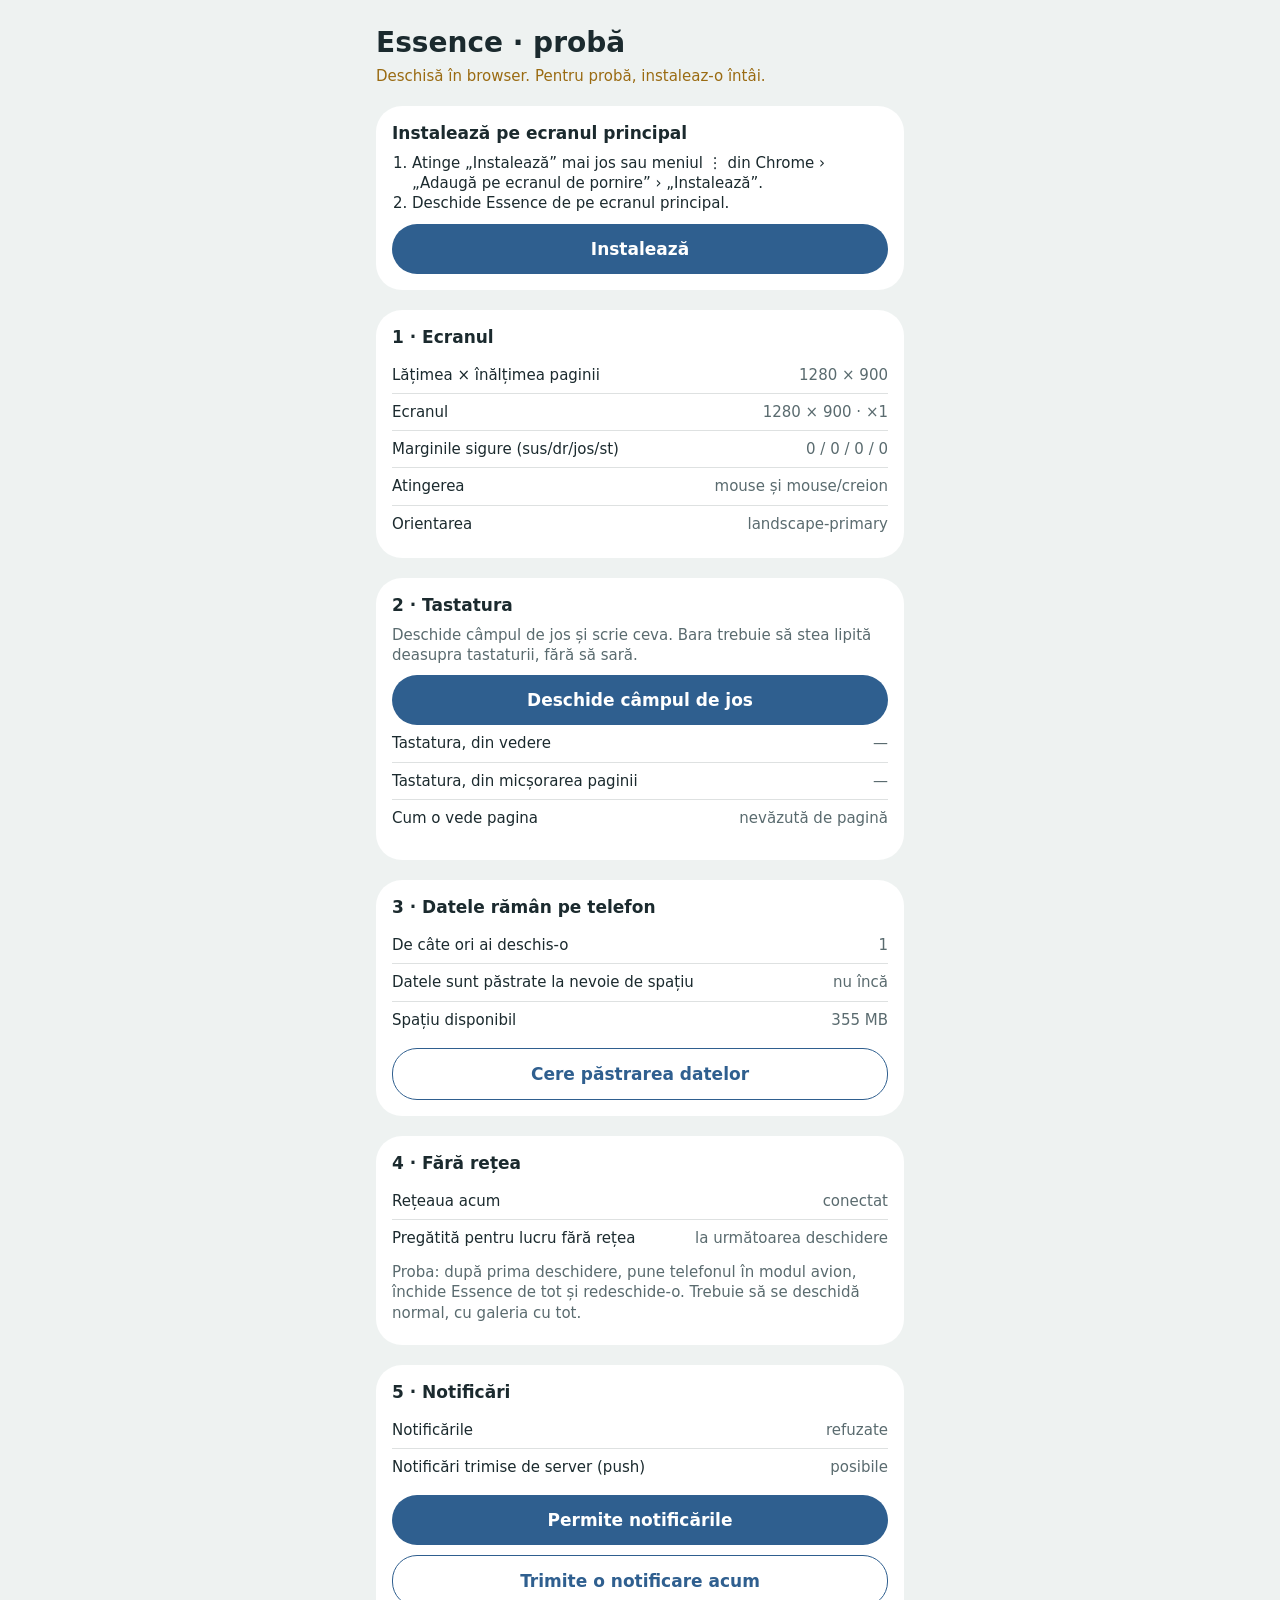
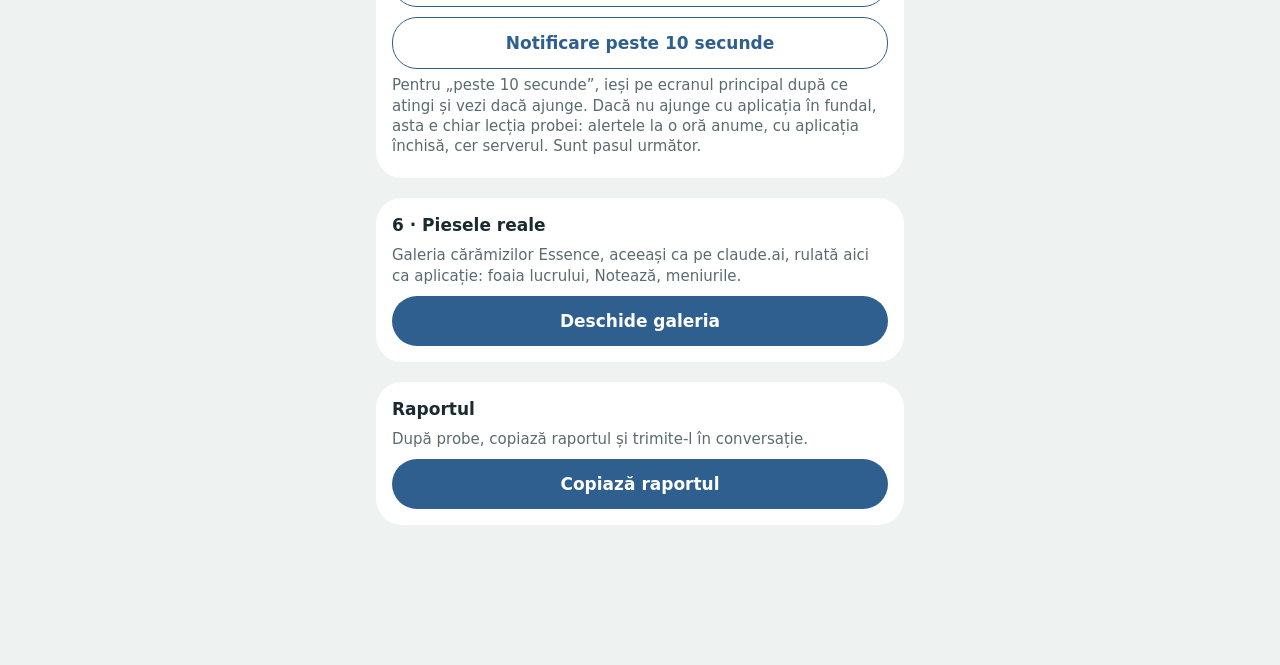
<file: index.html>
<!doctype html>
<html lang="ro">
<head>
<meta charset="utf-8">
<meta name="viewport" content="width=device-width, initial-scale=1, viewport-fit=cover, interactive-widget=resizes-content">
<meta name="theme-color" content="#EEF2F1" media="(prefers-color-scheme: light)">
<meta name="theme-color" content="#14232A" media="(prefers-color-scheme: dark)">
<meta name="apple-mobile-web-app-title" content="Essence">
<link rel="manifest" href="manifest.webmanifest">
<link rel="apple-touch-icon" href="icon-180.png">
<link rel="icon" href="icon-192.png">
<title>Essence · probă</title>
<style>
:root{--fond:#EEF2F1;--card:#fff;--ink:#1B2A2E;--gri:#5A6B6F;--hair:rgba(27,42,46,.14);--acc:#2F5F8F;--ok:#2E7D4F;--atn:#9A6B12;color-scheme:light dark}
@media (prefers-color-scheme:dark){:root{--fond:#14232A;--card:#1C2D33;--ink:#E8EEEE;--gri:#9AAAAD;--hair:rgba(232,238,238,.16);--acc:#7FB0E6;--ok:#8FD1A8;--atn:#E0B464}}
*{box-sizing:border-box}
html,body{margin:0;background:var(--fond);color:var(--ink);font:17px/1.35 system-ui,-apple-system,sans-serif;-webkit-text-size-adjust:100%}
main{padding:calc(env(safe-area-inset-top) + 16px) 16px calc(env(safe-area-inset-bottom) + 120px);max-width:560px;margin:0 auto}
h1{font-size:28px;margin:8px 0 4px}
.sub{color:var(--gri);font-size:15px;margin:0 0 20px}
section{background:var(--card);border-radius:26px;padding:16px;margin:0 0 20px}
h2{font-size:17px;margin:0 0 8px}
p{margin:6px 0}
.rand{display:flex;justify-content:space-between;gap:12px;padding:8px 0;border-top:.5px solid var(--hair);font-size:15px}
.rand:first-of-type{border-top:0}
.rand span:last-child{color:var(--gri);text-align:right;font-variant-numeric:tabular-nums}
.ok{color:var(--ok)!important}.atn{color:var(--atn)!important}
button,a.buton{display:block;width:100%;min-height:50px;margin:10px 0 0;border:0;border-radius:25px;background:var(--acc);color:#fff;font:600 17px system-ui,sans-serif;text-align:center;text-decoration:none;line-height:50px;padding:0 16px;cursor:pointer}
button.secundar{background:transparent;color:var(--acc);border:1.5px solid var(--acc)}
.nota{color:var(--gri);font-size:15px}
ol{padding-left:20px;margin:6px 0;font-size:15px}
#bara{position:fixed;left:0;right:0;bottom:0;display:none;gap:8px;padding:10px 12px calc(10px + env(safe-area-inset-bottom));background:var(--card);border-top:.5px solid var(--hair);transition:transform .2s ease;z-index:5}
#bara.deschisa{display:flex}
#bara input{flex:1;min-height:44px;border-radius:22px;border:1px solid var(--hair);background:var(--fond);color:var(--ink);font-size:17px;padding:0 16px}
#bara button{width:auto;margin:0;min-height:44px;line-height:44px}
#jurnal{font:13px/1.4 ui-monospace,monospace;color:var(--gri);white-space:pre-wrap;max-height:140px;overflow:auto;margin-top:8px}
</style>
</head>
<body>
<main>
  <h1>Essence · probă</h1>
  <p class="sub" id="mod">Se verifică…</p>

  <section id="instalare" hidden>
    <h2>Instalează pe ecranul principal</h2>
    <div id="pasi-ios" hidden><ol><li>Atinge butonul de partajare din Safari (pătratul cu săgeată).</li><li>Alege „Adaugă pe ecranul principal”, apoi „Adaugă”.</li><li>Deschide Essence de pe ecranul principal, nu din Safari.</li></ol></div>
    <div id="pasi-android" hidden><ol><li>Atinge „Instalează” mai jos sau meniul ⋮ din Chrome › „Adaugă pe ecranul de pornire” › „Instalează”.</li><li>Deschide Essence de pe ecranul principal.</li></ol><button id="instaleaza" hidden>Instalează</button></div>
  </section>

  <section>
    <h2>1 · Ecranul</h2>
    <div id="ecran"></div>
  </section>

  <section>
    <h2>2 · Tastatura</h2>
    <p class="nota">Deschide câmpul de jos și scrie ceva. Bara trebuie să stea lipită deasupra tastaturii, fără să sară.</p>
    <button id="tastatura">Deschide câmpul de jos</button>
    <div id="tast"></div>
    <div id="jurnal"></div>
  </section>

  <section>
    <h2>3 · Datele rămân pe telefon</h2>
    <div id="date"></div>
    <button class="secundar" id="pastreaza">Cere păstrarea datelor</button>
  </section>

  <section>
    <h2>4 · Fără rețea</h2>
    <div id="retea"></div>
    <p class="nota">Proba: după prima deschidere, pune telefonul în modul avion, închide Essence de tot și redeschide-o. Trebuie să se deschidă normal, cu galeria cu tot.</p>
  </section>

  <section>
    <h2>5 · Notificări</h2>
    <div id="notif"></div>
    <button id="permite">Permite notificările</button>
    <button class="secundar" id="acum">Trimite o notificare acum</button>
    <button class="secundar" id="peste">Notificare peste 10 secunde</button>
    <p class="nota">Pentru „peste 10 secunde”, ieși pe ecranul principal după ce atingi și vezi dacă ajunge. Dacă nu ajunge cu aplicația în fundal, asta e chiar lecția probei: alertele la o oră anume, cu aplicația închisă, cer serverul. Sunt pasul următor.</p>
  </section>

  <section>
    <h2>6 · Piesele reale</h2>
    <p class="nota">Galeria cărămizilor Essence, aceeași ca pe claude.ai, rulată aici ca aplicație: foaia lucrului, Notează, meniurile.</p>
    <a class="buton" href="galerie.html">Deschide galeria</a>
  </section>

  <section>
    <h2>Raportul</h2>
    <p class="nota">După probe, copiază raportul și trimite-l în conversație.</p>
    <button id="copiaza">Copiază raportul</button>
  </section>
</main>

<div id="bara"><input id="camp" type="text" enterkeyhint="done" placeholder="Scrie aici" autocomplete="off"><button id="gata">Gata</button></div>

<script>
const $ = (id) => document.getElementById(id);
const raport = {};
const nr = (v) => (Math.round(v * 10) / 10).toString();
function randuri(tinta, perechi) {
  tinta.innerHTML = '';
  for (const [eticheta, valoare, clasa] of perechi) {
    const r = document.createElement('div'); r.className = 'rand';
    const a = document.createElement('span'); a.textContent = eticheta;
    const b = document.createElement('span'); b.textContent = valoare; if (clasa) b.className = clasa;
    r.append(a, b); tinta.append(r);
  }
}
const ua = navigator.userAgent;
const eIos = /iPhone|iPad|iPod/.test(ua) || (navigator.platform === 'MacIntel' && navigator.maxTouchPoints > 1);
const eAndroid = /Android/.test(ua);
const instalata = matchMedia('(display-mode: standalone)').matches || navigator.standalone === true;
raport.instalata = instalata;
raport.sistem = eIos ? 'iOS/iPadOS' : eAndroid ? 'Android' : 'altul';
raport.browser = ua;
$('mod').textContent = instalata ? 'Deschisă ca aplicație, pe ecran întreg.' : 'Deschisă în browser. Pentru probă, instaleaz-o întâi.';
$('mod').className = 'sub ' + (instalata ? 'ok' : 'atn');
if (!instalata) { $('instalare').hidden = false; $(eIos ? 'pasi-ios' : 'pasi-android').hidden = false; }
let cerereInstalare = null;
addEventListener('beforeinstallprompt', (e) => { e.preventDefault(); cerereInstalare = e; $('instaleaza').hidden = false; });
$('instaleaza').onclick = async () => { if (!cerereInstalare) return; cerereInstalare.prompt(); await cerereInstalare.userChoice; cerereInstalare = null; };

function marginiSigure() {
  const d = document.createElement('div');
  d.style.cssText = 'position:fixed;visibility:hidden;padding:env(safe-area-inset-top) env(safe-area-inset-right) env(safe-area-inset-bottom) env(safe-area-inset-left)';
  document.body.append(d); const s = getComputedStyle(d);
  const m = [s.paddingTop, s.paddingRight, s.paddingBottom, s.paddingLeft].map((x) => parseFloat(x));
  d.remove(); return m;
}
function ecran() {
  const m = marginiSigure();
  const p = matchMedia('(pointer: coarse)').matches ? 'deget' : matchMedia('(pointer: fine)').matches ? 'mouse' : 'niciunul';
  const ap = matchMedia('(any-pointer: fine)').matches ? 'și mouse/creion' : '';
  Object.assign(raport, { latime: innerWidth, inaltime: innerHeight, ecran: screen.width + '×' + screen.height, dpr: devicePixelRatio, margini: m.join('/'), atingere: p + (ap ? ' ' + ap : '') });
  randuri($('ecran'), [
    ['Lățimea × înălțimea paginii', innerWidth + ' × ' + innerHeight],
    ['Ecranul', screen.width + ' × ' + screen.height + ' · ×' + nr(devicePixelRatio)],
    ['Marginile sigure (sus/dr/jos/st)', m.join(' / ')],
    ['Atingerea', p + (ap ? ' ' + ap : '')],
    ['Orientarea', (screen.orientation && screen.orientation.type) || (innerWidth > innerHeight ? 'culcat' : 'în picioare')],
  ]);
}
ecran(); addEventListener('resize', ecran);

const vv = window.visualViewport;
let inaltimeInitiala = innerHeight, vizMax = 0, redimMax = 0, jurnal = [];
function tastatura() {
  const activ = document.activeElement === $('camp');
  const kbVizual = vv ? Math.max(0, Math.round(innerHeight - vv.height * (vv.scale || 1) - vv.offsetTop)) : 0;
  const kbRedim = Math.max(0, inaltimeInitiala - innerHeight);
  const plauzibil = (v) => v > 0 && v < innerHeight * 0.75 + kbRedim;
  if (activ && (!vv || Math.abs((vv.scale || 1) - 1) < 0.01)) {
    if (plauzibil(kbVizual)) vizMax = Math.max(vizMax, kbVizual);
    if (plauzibil(kbRedim)) redimMax = Math.max(redimMax, kbRedim);
  }
  if ($('bara').classList.contains('deschisa')) $('bara').style.transform = activ && plauzibil(kbVizual) ? `translateY(${-kbVizual}px)` : '';
  const fel = redimMax > 0 ? 'pagina se micșorează' : vizMax > 0 ? 'vederea se micșorează' : 'nevăzută de pagină';
  Object.assign(raport, { tastaturaVedere: vizMax, tastaturaPagina: redimMax, felTastatura: fel, zoom: vv ? nr(vv.scale) : '?' });
  randuri($('tast'), [
    ['Tastatura, din vedere', vizMax ? vizMax + ' px' : '—', vizMax ? 'ok' : ''],
    ['Tastatura, din micșorarea paginii', redimMax ? redimMax + ' px' : '—', redimMax ? 'ok' : ''],
    ['Cum o vede pagina', fel],
  ]);
  if (activ) {
    jurnal.unshift(`${new Date().toLocaleTimeString('ro-RO')}  pagină ${innerHeight}  vedere ${vv ? Math.round(vv.height) : '?'}  deplasare ${vv ? Math.round(vv.offsetTop) : '?'}  zoom ${vv ? nr(vv.scale) : '?'}`);
    jurnal = jurnal.slice(0, 12); $('jurnal').textContent = jurnal.join('\n');
  }
}
if (vv) { vv.addEventListener('resize', tastatura); vv.addEventListener('scroll', tastatura); }
addEventListener('resize', tastatura); tastatura();
$('tastatura').onclick = () => { inaltimeInitiala = innerHeight; $('bara').classList.add('deschisa'); $('camp').focus(); setTimeout(tastatura, 400); setTimeout(tastatura, 900); };
$('gata').onpointerdown = (e) => e.preventDefault();
$('gata').onclick = () => { $('camp').blur(); $('bara').classList.remove('deschisa'); $('bara').style.transform = ''; };

function deschideBaza() {
  return new Promise((ok, nu) => {
    const r = indexedDB.open('essence-proba', 1);
    r.onupgradeneeded = () => r.result.createObjectStore('k');
    r.onsuccess = () => ok(r.result); r.onerror = () => nu(r.error);
  });
}
async function date() {
  let deschideri = '—', persistent = '—', spatiu = '—';
  try {
    const db = await deschideBaza();
    const v = await new Promise((ok) => { const t = db.transaction('k', 'readwrite'); const s = t.objectStore('k'); const g = s.get('deschideri'); g.onsuccess = () => { const n = (g.result || 0) + 1; s.put(n, 'deschideri'); ok(n); }; });
    deschideri = String(v);
  } catch (e) { deschideri = 'eroare: ' + e.message; }
  try { persistent = navigator.storage && navigator.storage.persisted ? ((await navigator.storage.persisted()) ? 'da' : 'nu încă') : 'necunoscut'; } catch { /* nimic */ }
  try { if (navigator.storage && navigator.storage.estimate) { const e = await navigator.storage.estimate(); spatiu = Math.round((e.quota || 0) / 1048576) + ' MB'; } } catch { /* nimic */ }
  Object.assign(raport, { deschideri, persistent, spatiu });
  randuri($('date'), [
    ['De câte ori ai deschis-o', deschideri],
    ['Datele sunt păstrate la nevoie de spațiu', persistent, persistent === 'da' ? 'ok' : ''],
    ['Spațiu disponibil', spatiu],
  ]);
}
date();
$('pastreaza').onclick = async () => { try { if (navigator.storage && navigator.storage.persist) await navigator.storage.persist(); } catch { /* nimic */ } date(); };

function retea() {
  const sw = 'serviceWorker' in navigator;
  const control = sw && !!navigator.serviceWorker.controller;
  Object.assign(raport, { offlinePregatit: control, online: navigator.onLine });
  randuri($('retea'), [
    ['Rețeaua acum', navigator.onLine ? 'conectat' : 'fără rețea'],
    ['Pregătită pentru lucru fără rețea', control ? 'da' : sw ? 'la următoarea deschidere' : 'nu se poate', control ? 'ok' : ''],
  ]);
}
if ('serviceWorker' in navigator) {
  navigator.serviceWorker.register('sw.js').then(() => navigator.serviceWorker.ready).then(retea).catch(retea);
  navigator.serviceWorker.addEventListener('controllerchange', retea);
}
addEventListener('online', retea); addEventListener('offline', retea); retea();

function notif() {
  const are = 'Notification' in window;
  const stare = are ? Notification.permission : 'nu există aici';
  raport.notificari = stare;
  randuri($('notif'), [
    ['Notificările', stare === 'granted' ? 'permise' : stare === 'denied' ? 'refuzate' : stare === 'default' ? 'încă neîntrebat' : stare, stare === 'granted' ? 'ok' : ''],
    ['Notificări trimise de server (push)', 'PushManager' in window ? 'posibile' : 'nu în acest mod'],
  ]);
}
notif();
$('permite').onclick = async () => { if ('Notification' in window) { await Notification.requestPermission(); } notif(); };
async function arata(text) {
  if (!('Notification' in window) || Notification.permission !== 'granted') { alert('Permite întâi notificările.'); return; }
  const reg = await navigator.serviceWorker.ready;
  await reg.showNotification('Essence', { body: text, icon: 'icon-192.png', badge: 'icon-192.png', tag: 'proba-' + Date.now() });
  raport.notificareTrimisa = true; raport.ora = new Date().toLocaleTimeString('ro-RO');
}
$('acum').onclick = () => arata('Asta e o notificare de probă.');
$('peste').onclick = () => { setTimeout(() => arata('Au trecut 10 secunde.'), 10000); };

$('copiaza').onclick = async () => {
  ecran(); tastatura();
  const text = 'Raport Essence · probă\n' + Object.entries(raport).map(([k, v]) => k + ': ' + v).join('\n');
  try { await navigator.clipboard.writeText(text); $('copiaza').textContent = 'Copiat'; }
  catch { prompt('Copiază textul:', text); }
  setTimeout(() => { $('copiaza').textContent = 'Copiază raportul'; }, 2000);
};
</script>
</body>
</html>
</file>
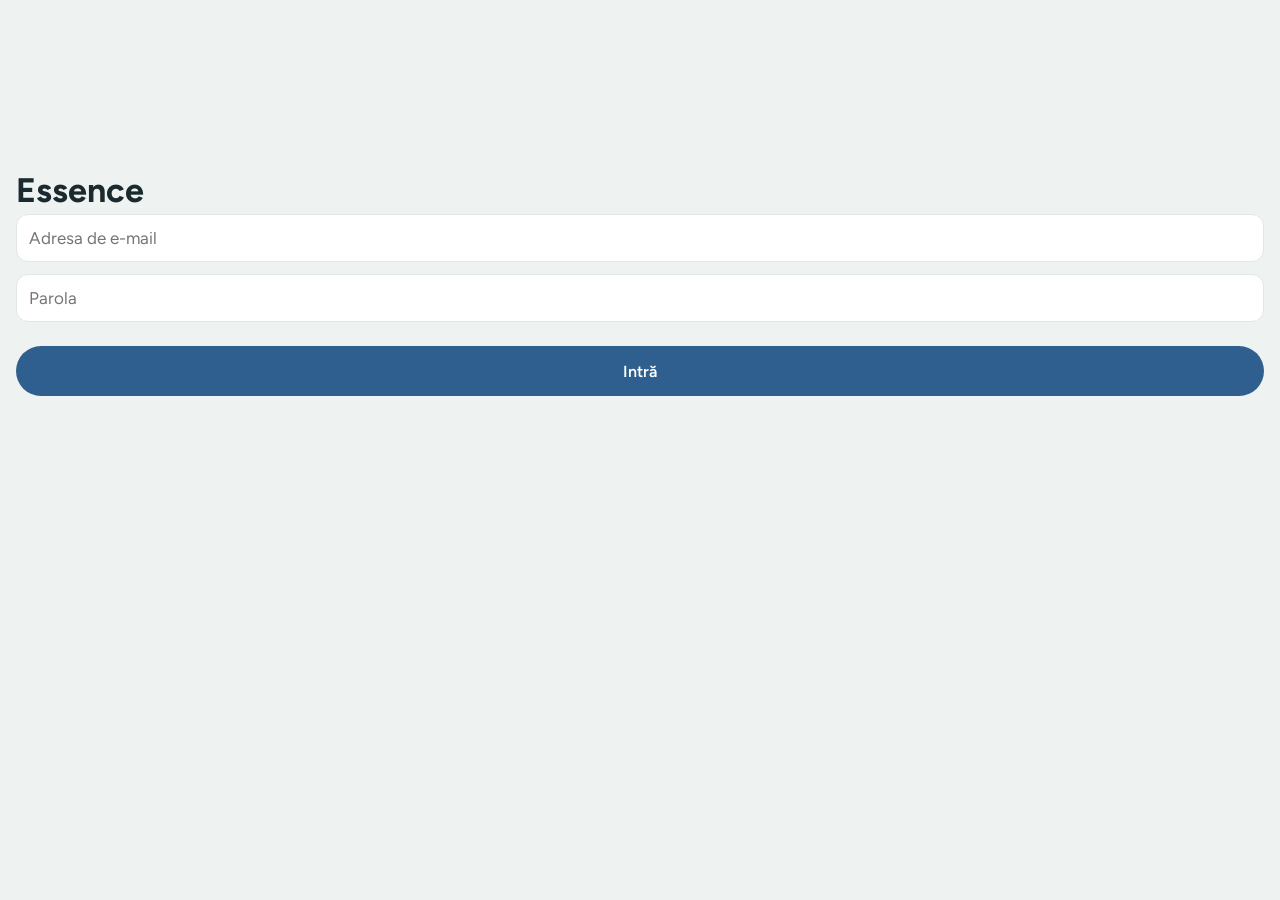
<file: aplicatie/index.html>
<!doctype html>
<html lang="ro">
<head>
<meta charset="utf-8">
<meta name="viewport" content="width=device-width, initial-scale=1, viewport-fit=cover, interactive-widget=resizes-content">
<meta name="apple-mobile-web-app-capable" content="yes">
<meta name="apple-mobile-web-app-status-bar-style" content="default">
<meta name="theme-color" content="#EEF2F1" media="(prefers-color-scheme: light)">
<meta name="theme-color" content="#15232A" media="(prefers-color-scheme: dark)">
<title>Essence</title>
<link rel="manifest" href="manifest.webmanifest">
<link rel="apple-touch-icon" href="icon-180.png">
<link rel="preload" href="fonturi/figtree.woff2" as="font" type="font/woff2" crossorigin>
<link rel="stylesheet" href="aplicatie.css">
</head>
<body>
<script type="module" src="app.js"></script>
</body>
</html>
</file>
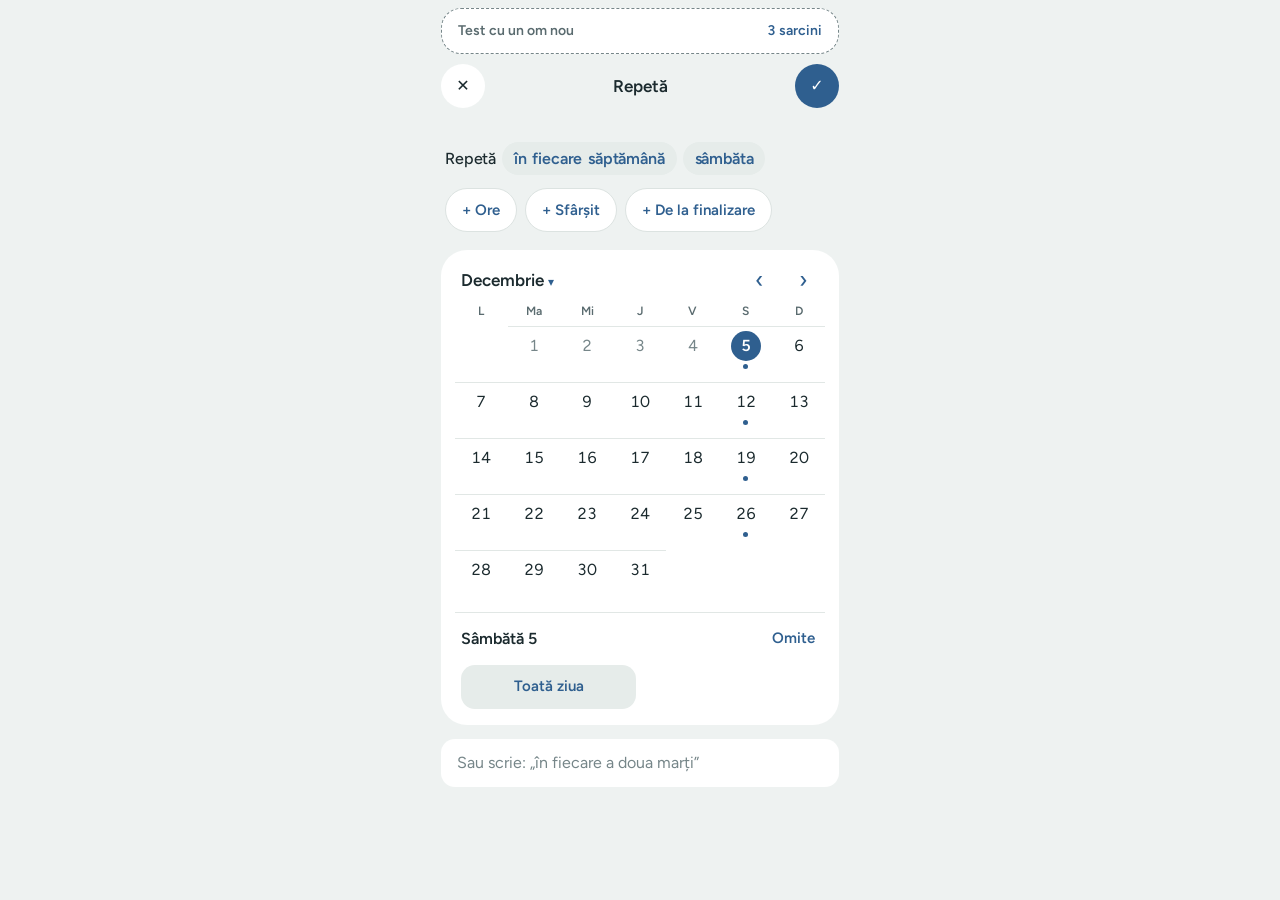
<file: proba-repeta-15-nov/index.html>
<!doctype html>
<html lang="ro">
<head>
<meta charset="utf-8">
<meta name="viewport" content="width=device-width, initial-scale=1, viewport-fit=cover">
<meta name="color-scheme" content="light dark">
<title>Proba Repetă</title>
<style>
@font-face{font-family:Figtree;font-weight:300 900;font-style:normal;font-display:swap;src:url(figtree.woff2) format('woff2')}
:root{color-scheme:light dark;
--bg:light-dark(#EEF2F1,#0F181B);--surface:light-dark(#FFFFFF,#172226);--line:light-dark(#DCE3E1,#2A3A40);
--hair:light-dark(#E1E7E5,#3A4E55);--ink:light-dark(#1B2A2E,#E6EEEC);--muted:light-dark(#5A6B6F,#9AAAAD);
--faint:light-dark(#768689,#7E9093);--glass:light-dark(rgba(246,249,248,.92),rgba(26,38,42,.92));
--apasat:light-dark(#E4EAE8,#2C4047);--pastila:light-dark(#E6ECEA,#33494F);
--accent:light-dark(#2F5F8F,#7FB0E6);--accent-ink:light-dark(#FFFFFF,#0B1822);--accent-soft:light-dark(#E0EBF5,#1F3347);
--sh-3:0 12px 40px light-dark(rgba(0,0,0,.22),rgba(0,0,0,.6))}
*{box-sizing:border-box;-webkit-tap-highlight-color:transparent}
html{-webkit-text-size-adjust:100%}
body{margin:0;background:var(--bg);color:var(--ink);font:400 16px/1.3 Figtree,system-ui,-apple-system,sans-serif;overflow-x:hidden}
button{font:inherit;color:inherit;background:none;border:0;padding:0;margin:0;cursor:pointer;touch-action:manipulation}
.tel{max-width:430px;margin:0 auto;padding:0 0 calc(40px + env(safe-area-inset-bottom));overflow-x:hidden}
.kb .tel{padding-bottom:55vh}

.panou{margin:max(8px,env(safe-area-inset-top)) 16px 0;background:var(--surface);border-radius:20px;border:1px dashed var(--faint)}
.panou>summary{min-height:44px;display:flex;align-items:center;justify-content:space-between;padding:0 16px;font-size:14px;font-weight:600;color:var(--muted);list-style:none;cursor:pointer}
.panou>summary::-webkit-details-marker{display:none}
.panou>summary span{font-variant-numeric:tabular-nums;color:var(--accent)}
.panou .in{padding:0 16px 12px}
.sarc{padding:10px 0;border-top:.5px solid var(--line)}
.sarc p{margin:0 0 8px;font-size:15px;line-height:1.35}
.sarc p b{font-weight:700}.sarc small{display:block;color:var(--muted);font-size:13px;margin-top:2px}
.sbtn{min-height:44px;padding:0 18px;border-radius:999px;background:var(--accent);color:var(--accent-ink);font-weight:600;font-size:15px}
.sbtn.ok{background:var(--pastila);color:var(--accent)}
.jurnal{font-size:13px;color:var(--muted);margin:8px 0 0;padding-left:20px;overflow-wrap:anywhere}
.jurnal li{margin:3px 0}
.panou pre{white-space:pre-wrap;font:12px/1.4 ui-monospace,Menlo,monospace;color:var(--muted);margin:6px 0 0;max-height:160px;overflow:auto}

.ant{display:grid;grid-template-columns:44px 1fr 44px;align-items:center;padding:10px 16px 4px}
.cb{width:44px;height:44px;border-radius:50%;background:var(--surface);display:grid;place-items:center}
.cb.ok{background:var(--accent);color:var(--accent-ink)}
.ant h1{font-size:17px;font-weight:600;margin:0;text-align:center}
.toast{min-height:20px;text-align:center;font-size:13px;color:var(--muted);margin:2px 16px 0}

.fraza{margin:6px 20px 0;font-size:16px;line-height:2.4;font-weight:400;word-spacing:2px;font-weight:500;letter-spacing:-.01em;overflow-wrap:anywhere}
.w{color:var(--accent);background:var(--pastila);border-radius:999px;padding:7px 12px;font-weight:600;
 -webkit-box-decoration-break:clone;box-decoration-break:clone;cursor:pointer;outline:none;white-space:nowrap}
.w:focus-visible{outline:2px solid var(--accent);outline-offset:2px;border-radius:4px}
.adauga{margin:10px 20px 0;display:flex;flex-wrap:wrap;gap:8px}
.ch{height:44px;padding:0 16px;border-radius:999px;border:1px solid var(--line);background:var(--surface);color:var(--accent);font-weight:600;font-size:15px}

.cal{margin:18px 16px 0;background:var(--surface);border-radius:26px;padding:6px 14px 10px}
.cap2{display:flex;align-items:center;justify-content:space-between;min-height:48px}
.cap2 .t{font-size:17px;font-weight:600;min-height:44px;padding:0 4px 0 6px}.cap2 .t i{font-style:normal;color:var(--accent);font-size:12px;margin-left:4px}
.nav{display:flex}.nav button{width:44px;height:44px;color:var(--accent);font-size:24px;line-height:1}
.g{display:grid;grid-template-columns:repeat(7,1fr);text-align:center;font-variant-numeric:tabular-nums}
.g .h{font-size:12px;color:var(--muted);font-weight:600;padding-bottom:6px}
.d{height:56px;display:flex;flex-direction:column;align-items:center;justify-content:flex-start;padding-top:4px;gap:3px;border-top:.5px solid var(--hair);min-width:0}
.d b{width:30px;height:30px;border-radius:50%;display:grid;place-items:center;font-size:16px;font-weight:400}
.d.tr b{color:var(--faint)}
.d.sel b{background:var(--accent-soft);font-weight:600}
.d.az b{background:var(--accent);color:var(--accent-ink);font-weight:600}
.d i{display:grid;grid-template-columns:repeat(var(--n),5px);gap:3px;justify-content:center}
.d i s{display:block;width:5px;height:5px;border-radius:50%;background:var(--accent)}
.d i s.sk{background:none;box-shadow:inset 0 0 0 1px var(--accent)}
.an{display:grid;grid-template-columns:repeat(3,1fr);gap:6px 8px;align-items:start;padding:2px 0 6px}
.mm{text-align:left;padding:6px 4px 4px;border-radius:12px;min-width:0}
.mm:active{background:var(--apasat)}
.mm b{display:block;font-size:13px;font-weight:600;margin:0 0 3px 1px}.mm.cur b{color:var(--accent)}
.mg{display:grid;grid-template-columns:repeat(7,1fr);font-size:9px;text-align:center;color:var(--muted);font-variant-numeric:tabular-nums}
.mg span{height:15px;display:flex;flex-direction:column;align-items:center;line-height:10px;position:relative}
.mg span.o::after{content:'';position:absolute;bottom:0;width:3px;height:3px;border-radius:50%;background:var(--accent)}
.mg span.az{color:var(--accent-ink);font-weight:700}
.mg span.az::before{content:'';position:absolute;top:-2px;width:14px;height:14px;border-radius:50%;background:var(--accent);z-index:0}
.mg span u{position:relative;z-index:1;text-decoration:none}
.leg{margin:4px 6px 4px;font-size:12px;color:var(--muted)}
.det2{margin:6px 0 0;padding-top:2px;border-top:.5px solid var(--hair)}
.cap3{display:flex;align-items:center;justify-content:space-between;min-height:48px;padding:0 6px}
.cap3 b{font-size:16px;font-weight:600}.cap3 a{min-height:44px;display:flex;align-items:center;padding:0 4px;color:var(--accent);font-weight:600;font-size:15px;cursor:pointer}
.cap3 a[aria-disabled=true]{color:var(--faint);font-weight:400}
.og{display:grid;grid-template-columns:repeat(4,1fr);gap:8px;padding:2px 6px 6px}
.og button{height:44px;border-radius:14px;background:var(--pastila);color:var(--accent);font-weight:600;font-size:15px;font-variant-numeric:tabular-nums}
.og button.sk{background:none;outline:none;box-shadow:inset 0 0 0 1px var(--faint);color:var(--faint)}
.og button.zi{grid-column:span 2}

.scrie{margin:14px 16px 0;background:var(--surface);border-radius:14px;padding:0 14px}
.scrie input{width:100%;height:48px;border:0;background:none;color:var(--ink);font:400 16px Figtree,system-ui,sans-serif;outline:none;border-radius:8px}
.scrie input::placeholder{color:var(--faint)}
.fb{margin:6px 22px 0;font-size:13px;color:var(--muted);min-height:18px}.fb.er{color:var(--ink);font-weight:600}

#scrim{position:fixed;inset:0;z-index:50;display:none}
#scrim.on{display:block}
#lista{position:fixed;background:var(--glass);-webkit-backdrop-filter:blur(24px) saturate(1.4);backdrop-filter:blur(24px) saturate(1.4);
 border-radius:26px;box-shadow:var(--sh-3);overflow:auto;overscroll-behavior:contain;padding:4px 0}
.r{display:grid;grid-template-columns:24px 1fr auto;align-items:center;column-gap:4px;width:100%;height:42px;padding:0 16px;text-align:left;font-size:16px;line-height:21px;position:relative}
.r:active{background:var(--apasat)}
.r .c{color:var(--accent);display:flex}.r .n{white-space:nowrap;overflow:hidden;text-overflow:ellipsis}
.r .v{color:var(--muted);font-variant-numeric:tabular-nums;white-space:nowrap;text-align:right;padding-left:8px}
.r .v.ac{color:var(--accent)}
.r[aria-disabled=true]{opacity:.5;pointer-events:none}
.r input{position:absolute;inset:0;width:100%;height:100%;opacity:0;font-size:16px;border:0;background:none;-webkit-appearance:none;appearance:none}
.sp{height:.5px;margin:0 16px;background:var(--line)}
@media(prefers-reduced-motion:no-preference){#lista{animation:pop .14s ease-out}@keyframes pop{from{opacity:0;transform:scale(.97)}}}
</style>
</head>
<body>
<div class="tel" id="app">
<details class="panou" id="panou"><summary><div>Test cu un om nou</div><span id="timer">3 sarcini</span></summary><div class="in" id="pin"></div></details>
<div class="ant"><button class="cb" id="x" aria-label="Închide">✕</button><h1>Repetă</h1><button class="cb ok" id="v" aria-label="Gata">✓</button></div>
<div class="toast" id="toast" aria-live="polite"></div>
<div class="fraza" id="fraza"></div>
<div class="adauga" id="chips"></div>
<div class="cal" id="cal"></div>
<div class="scrie"><input id="scr" type="text" enterkeyhint="done" autocomplete="off" autocapitalize="off" spellcheck="false" placeholder="Sau scrie: „în fiecare a doua marți”" aria-label="Sau scrie regula, de exemplu: în fiecare a doua marți"></div>
<div class="fb" id="fb" aria-live="polite"></div>
</div>
<div id="scrim"><div id="lista" role="menu"></div></div>
<script>
'use strict';
/* ====== date ====== */
const MS=864e5,LUNI=['Ianuarie','Februarie','Martie','Aprilie','Mai','Iunie','Iulie','August','Septembrie','Octombrie','Noiembrie','Decembrie'],
 LS=['ian.','feb.','mar.','apr.','mai','iun.','iul.','aug.','sep.','oct.','nov.','dec.'],LM=['Ian','Feb','Mar','Apr','Mai','Iun','Iul','Aug','Sep','Oct','Nov','Dec'],
 ZF=['Luni','Marți','Miercuri','Joi','Vineri','Sâmbătă','Duminică'],ZA=['lunea','marțea','miercurea','joia','vinerea','sâmbăta','duminica'],
 ZS=['lun.','mar.','mie.','joi','vin.','sâm.','dum.'],ZL=['L','Ma','Mi','J','V','S','D'];
const mk=(y,m,d)=>new Date(y,m,d,12);
const addDays=(d,k)=>mk(d.getFullYear(),d.getMonth(),d.getDate()+k);
const wd=d=>(d.getDay()+6)%7,dim=(y,m)=>new Date(y,m+1,0).getDate();
const key=d=>d.getFullYear()+'-'+(d.getMonth()+1)+'-'+d.getDate();
const unkey=k=>{const[a,b,c]=k.split('-').map(Number);return mk(a,b-1,c)};
const iso=d=>d.getFullYear()+'-'+pad2(d.getMonth()+1)+'-'+pad2(d.getDate());
function pad2(n){return n<10?'0'+n:''+n}
const today=(()=>{const q=new URLSearchParams(location.search).get('azi');if(q&&/^\d{4}-\d\d-\d\d$/.test(q)){const[a,b,c]=q.split('-').map(Number);return mk(a,b-1,c)}const n=new Date();return mk(n.getFullYear(),n.getMonth(),n.getDate())})();
const T0=today,T0wd=wd(T0);
const mon=d=>addDays(d,-wd(d));
const fmtT=t=>t.replace(/^0/,'');
const fmtDM=d=>d.getDate()+' '+LS[d.getMonth()]+(d.getFullYear()!==T0.getFullYear()?' '+d.getFullYear():'');
const fmtZ=d=>ZS[wd(d)]+' '+d.getDate();
const esc=s=>String(s).replace(/[&<>"]/g,c=>({'&':'&amp;','<':'&lt;','>':'&gt;','"':'&quot;'}[c]));
const clone=o=>JSON.parse(JSON.stringify(o));

/* ====== regula ====== */
const defRule=()=>({unit:'week',n:1,days:[T0wd],mMode:'date',mDate:T0.getDate(),nth:2,nthDay:T0wd,times:[],end:null,pause:null,fromDone:false});
let rule=defRule();
let S={skips:{},extras:new Set(),sel:key(T0),view:'month',vy:T0.getFullYear(),vm:T0.getMonth()};
const until=e=>{const[a,b,c]=e.date.split('-').map(Number);return mk(a,b-1,c)};

function match(r,d,i){
 const u=r.unit;
 if(u==='day')return r.pause?(i%(r.pause.on+r.pause.off))<r.pause.on:i%r.n===0;
 if(u==='week'){const w=Math.round((mon(d)-mon(T0))/(7*MS));return w%r.n===0&&r.days.includes(wd(d))}
 if(u==='month'){const k=(d.getFullYear()-T0.getFullYear())*12+d.getMonth()-T0.getMonth();if(k%r.n)return false;
  const D=d.getDate(),N=dim(d.getFullYear(),d.getMonth());
  if(r.mMode==='date')return r.mDate==='last'?D===N:D===Math.min(r.mDate,N);
  return wd(d)===r.nthDay&&(r.nth>0?Math.ceil(D/7)===r.nth:D+7>N)}
 if(u==='year'){const y=d.getFullYear()-T0.getFullYear();if(y%r.n)return false;
  const N=dim(d.getFullYear(),T0.getMonth()),D=Math.min(T0.getDate(),N);return d.getMonth()===T0.getMonth()&&d.getDate()===D}
 return false}
function genOcc(r){
 const out=[],e=r.end,u=e&&e.type==='until'?until(e):null;let c=0;
 for(let i=0;i<=1830;i++){const d=addDays(T0,i);
  if(e&&e.type==='days'&&i>=e.n)break;
  if(u&&d>u)break;
  if(r.fromDone&&i===0)continue;
  if(match(r,d,i)){out.push(d);c++;if(r.fromDone)break;if(e&&e.type==='count'&&c>=e.n)break}}
 return out}
let _oc=null,_ok='';
function occ(){const k=JSON.stringify(rule);if(k!==_ok){_ok=k;const l=genOcc(rule);_oc={list:l,map:new Set(l.map(key))}}return _oc}

/* ====== fraza ====== */
const de=n=>{const m=n%100;return m===0||m>=20};
const NOUN={day:['zi','zile'],week:['săptămână','săptămâni'],month:['lună','luni'],year:['an','ani']};
const UNITN={day:'zilnic',week:'în fiecare săptămână',month:'lunar',year:'anual'};
const cap=s=>s[0].toUpperCase()+s.slice(1);
const ORD={1:'în prima',2:'în a doua',3:'în a treia',4:'în a patra','-1':'în ultima'};
const MOM=[['Dimineața','dimineața','08:00'],['La prânz','la prânz','12:00'],['După-amiaza','după-amiaza','15:00'],['Seara','seara','18:00'],['Noaptea','noaptea','22:00']];
const joinRo=a=>a.length<2?a.join(''):a.slice(0,-1).join(', ')+' și '+a[a.length-1];
function daysText(ds){const s=[...ds].sort((a,b)=>a-b).join();if(s==='0,1,2,3,4')return'în zilele lucrătoare';if(s==='5,6')return'în weekend';return joinRo([...ds].sort((a,b)=>a-b).map(i=>ZA[i]))}
function timesText(ts){const m=ts.map(t=>MOM.find(x=>x[2]===t));return m.every(Boolean)?joinRo(m.map(x=>x[1])):'la '+joinRo(ts.map(fmtT))}
const zile=n=>n+(n===1?' zi':de(n)?' de zile':' zile');
function endText(e){if(e.type==='days')return'timp de '+zile(e.n);if(e.type==='count')return e.n===1?'o singură dată':'de '+e.n+' ori';return'până pe '+fmtDM(until(e))}
const pauseText=p=>zile(p.on)+' da, '+zile(p.off)+' pauză';
const dateWord=()=>T0.getDate()+' '+LUNI[T0.getMonth()].toLowerCase();
function parts(r){
 const P=[];const p=(id,text,label,glue)=>P.push({id,text,label,glue});
 if(r.n===1)p('unit',UNITN[r.unit],'Unitatea');
 else{p('num','la fiecare '+r.n,'Intervalul');p('noun',(de(r.n)?'de ':'')+NOUN[r.unit][1],'Unitatea de timp',1)}
 if(r.unit==='week')p('days',daysText(r.days),'Zilele');
 if(r.unit==='month'){if(r.mMode==='date')p('mpat',r.mDate==='last'?'pe ultima zi':'pe '+r.mDate,'Ziua din lună');
  else{p('mpat',ORD[r.nth],'Care din lună');p('wd',ZF[r.nthDay].toLowerCase(),'Ziua săptămânii',1)}}
 if(r.unit==='year')p('ydate','pe '+dateWord(),'Data');
 if(r.times.length)p('times',timesText(r.times),'Orele');
 if(r.pause)p('pause',pauseText(r.pause),'Pauza');
 if(r.end)p('end',endText(r.end),'Sfârșitul');
 if(r.fromDone)p('fd','de la finalizare','De la finalizare');
 return P}
function sentence(r){const P=parts(r);let h='Repetă ',t='Repetă ';
 P.forEach((x,i)=>{const sep=i===0?'':(x.glue?' ':', ');h+=' '+`<span class="w" role="button" tabindex="0" data-p="${x.id}" aria-label="${esc(x.label+': '+x.text+', se poate schimba')}">${esc(x.text)}</span>`;t+=sep+x.text});
 return{html:h,text:t+'.'}}
function nextVal(f){const r=clone(rule);f(r);const l=genOcc(r);return l.length?fmtZ(l[0]):''}

/* ====== lista desenată ====== */
const scrim=document.getElementById('scrim'),LI=document.getElementById('lista');
let L=null;
const CHK='<svg width="18" height="18" viewBox="0 0 24 24" fill="none" stroke="currentColor" stroke-width="2.6" stroke-linecap="round" stroke-linejoin="round" aria-hidden="true"><path d="M5 12.5l4.5 4.5L19 7"/></svg>';
function rowHtml(x,i){
 if(x.sep)return'<div class="sp" role="separator"></div>';
 const role=x.multi?'menuitemcheckbox':'menuitemradio';
 const lab=x.label||[x.name,x.value,x.dis?'Indisponibil':'',x.checked?'bifat':''].filter(Boolean).join(', ');
 const inner=`<span class="c">${x.checked?CHK:''}</span><span class="n">${esc(x.name)}</span><span class="v${x.ac?' ac':''}">${esc(x.dis?'Indisponibil':x.value||'')}</span>`;
 if(x.native)return`<div class="r" role="menuitem" aria-label="${esc(x.name)}">${inner}<input type="${x.native}" data-i="${i}" aria-label="${esc(x.name)}" ${x.nv?'value="'+x.nv+'"':''}></div>`;
 return`<button class="r" role="${role}" aria-checked="${!!x.checked}" ${x.dis?'aria-disabled="true"':''} data-i="${i}" aria-label="${esc(lab)}">${inner}</button>`}
function paint(){const rows=L.build();L.rows=rows;const st=LI.scrollTop;LI.innerHTML=rows.map(rowHtml).join('');LI.scrollTop=st}
function openList(anchor,build){
 L={anchor,build};scrim.classList.add('on');paint();place();
 const c=LI.querySelector('[aria-checked=true]');if(c)LI.scrollTop=Math.max(0,c.offsetTop-LI.clientHeight/2+21)}
function place(){
 const vv=window.visualViewport,H=vv?vv.height:innerHeight,W=innerWidth,w=Math.min(280,W-32);
 const rs=L.anchor.getClientRects(),r=rs[0]||L.anchor.getBoundingClientRect(),rl=rs[rs.length-1]||r;
 LI.style.maxHeight='none';LI.style.width=w+'px';
 const need=LI.scrollHeight,below=H-rl.bottom-16,above=r.top-16;
 LI.style.left=Math.max(16,Math.min(r.left,W-16-w))+'px';
 let top,mh;
 if(need<=below||below>=above){top=rl.bottom+6;mh=Math.min(need,below-6)}else{mh=Math.min(need,above-6);top=r.top-6-mh}
 if(mh<220){mh=Math.min(need,H-32);top=Math.max(16,Math.min(top,H-16-mh))}
 LI.style.top=Math.max(8,top)+'px';LI.style.maxHeight=Math.max(120,mh)+'px'}
function closeList(){scrim.classList.remove('on');L=null;LI.innerHTML=''}
scrim.addEventListener('click',e=>{if(e.target===scrim)closeList()});
scrim.addEventListener('touchmove',e=>{if(!LI.contains(e.target))e.preventDefault()},{passive:false});
LI.addEventListener('click',e=>{const b=e.target.closest('button.r');if(!b||!L)return;const x=L.rows[+b.dataset.i];if(!x||x.dis)return;
 x.on();if(x.multi){render();paint()}else{closeList();render()}});
LI.addEventListener('change',e=>{const i=e.target.closest('input');if(!i||!L)return;const x=L.rows[+i.dataset.i];if(x&&x.native&&i.value){x.on(i.value);closeList();render()}});
addEventListener('keydown',e=>{if(e.key==='Escape'&&L)closeList()});
addEventListener('resize',()=>{if(L)place()});

/* ====== definițiile listelor ====== */
function setUnit(u,n){rule.unit=u;rule.n=n;if(u!=='day')rule.pause=null;if(u==='week'&&!rule.days.length)rule.days=[T0wd]}
const NUMS=[1,2,3,4,5,6,7,8,9,10,12,14,15,20,30];
const LISTS={
 unit:()=>{const r=['day','week','month','year'].map(u=>({name:cap(UNITN[u]),value:nextVal(q=>{q.unit=u;q.n=1;if(u!=='day')q.pause=null}),checked:rule.unit===u&&rule.n===1,on:()=>setUnit(u,1)}));
  r.push({sep:1},{name:'La fiecare 2 '+NOUN[rule.unit][1],value:nextVal(q=>{q.n=2}),on:()=>setUnit(rule.unit,2)});return r},
 num:()=>NUMS.map(n=>({name:n===1?cap(UNITN[rule.unit]):'la fiecare '+n+' '+(de(n)?'de ':'')+NOUN[rule.unit][1],checked:rule.n===n,on:()=>{rule.n=n}})),
 noun:()=>[{name:'Ore',dis:1,on:()=>{}},{sep:1},...['day','week','month','year'].map(u=>({name:cap(NOUN[u][1]),checked:rule.unit===u,on:()=>setUnit(u,rule.n)}))],
 days:()=>{const r=ZF.map((z,i)=>({name:z,value:nextVal(q=>{q.days=[i]}),multi:1,checked:rule.days.includes(i),on:()=>{const s=new Set(rule.days);if(s.has(i)){if(s.size>1)s.delete(i)}else s.add(i);rule.days=[...s].sort((a,b)=>a-b)}}));
  const eq=a=>[...rule.days].sort((x,y)=>x-y).join()===a.join();
  r.push({sep:1},{name:'Zilele lucrătoare',multi:1,checked:eq([0,1,2,3,4]),on:()=>{rule.days=[0,1,2,3,4]}},{name:'Weekend',multi:1,checked:eq([5,6]),on:()=>{rule.days=[5,6]}});return r},
 mpat:()=>{const D=[...new Set([1,15,T0.getDate()])].sort((a,b)=>a-b);
  const r=D.map(d=>({name:'pe '+d,value:nextVal(q=>{q.mMode='date';q.mDate=d}),checked:rule.mMode==='date'&&rule.mDate===d,on:()=>{rule.mMode='date';rule.mDate=d}}));
  r.push({name:'pe ultima zi',value:nextVal(q=>{q.mMode='date';q.mDate='last'}),checked:rule.mMode==='date'&&rule.mDate==='last',on:()=>{rule.mMode='date';rule.mDate='last'}},{sep:1});
  [1,2,3,4,-1].forEach(k=>r.push({name:cap(ORD[k])+' '+ZF[rule.nthDay].toLowerCase(),value:nextVal(q=>{q.mMode='nth';q.nth=k}),checked:rule.mMode==='nth'&&rule.nth===k,on:()=>{rule.mMode='nth';rule.nth=k}}));
  return r},
 wd:()=>ZF.map((z,i)=>({name:z,value:nextVal(q=>{q.nthDay=i}),checked:rule.nthDay===i,on:()=>{rule.nthDay=i}})),
 ydate:()=>[{name:'pe '+dateWord(),value:fmtZ(T0),checked:true,on:()=>{}},{sep:1},{name:'în prima duminică din mai',dis:1,on:()=>{}},{name:'Altă dată…',dis:1,on:()=>{}}],
 times:()=>{const r=[{name:'Fără oră',checked:!rule.times.length,on:()=>{rule.times=[]}},{sep:1}];
  const tg=t=>()=>{const s=new Set(rule.times);s.has(t)?s.delete(t):s.add(t);rule.times=[...s].sort()};
  MOM.forEach(m=>r.push({name:m[0],value:fmtT(m[2]),multi:1,checked:rule.times.includes(m[2]),on:tg(m[2])}));
  rule.times.filter(t=>!MOM.some(m=>m[2]===t)).forEach(t=>r.push({name:fmtT(t),multi:1,checked:true,ac:1,on:tg(t)}));
  r.push({sep:1},{name:'Altă oră…',native:'time',on:v=>{if(!rule.times.includes(v))rule.times=[...rule.times,v].sort()}});return r},
 pause:()=>{const O=[[5,2],[5,1],[3,1],[6,1],[7,7],[14,7]],cur=rule.pause;
  const r=[{name:'Fără pauză',on:()=>{rule.pause=null}},{sep:1}];
  const L2=cur&&!O.some(o=>o[0]===cur.on&&o[1]===cur.off)?[[cur.on,cur.off],...O]:O;
  L2.forEach(o=>r.push({name:pauseText({on:o[0],off:o[1]}),checked:!!cur&&cur.on===o[0]&&cur.off===o[1],on:()=>{rule.pause={on:o[0],off:o[1]}}}));return r},
 end:()=>{const e=rule.end,r=[{name:'Fără sfârșit',checked:!e,on:()=>{rule.end=null}},{sep:1}];
  const ends=x=>{if(x.type==='days')return fmtDM(addDays(T0,x.n-1));const q=clone(rule);q.end=x;const l=genOcc(q);return l.length?fmtDM(l[l.length-1]):''};
  const P=[{type:'days',n:3},{type:'days',n:7},{type:'days',n:14},{type:'days',n:30},{type:'count',n:5},{type:'count',n:10},{type:'count',n:20}];
  if(e&&e.type!=='until'&&!P.some(p=>p.type===e.type&&p.n===e.n))P.unshift(e);
  P.forEach(x=>r.push({name:endText(x),value:ends(x),checked:!!e&&e.type===x.type&&e.n===x.n,on:()=>{rule.end=clone(x)}}));
  r.push({sep:1});
  const un=e&&e.type==='until';
  r.push({name:un?cap(endText(e)):'Altă dată…',checked:un,ac:un,native:'date',nv:un?e.date:'',on:v=>{rule.end={type:'until',date:v}}});
  return r},
 fd:()=>[{name:'Fără „De la finalizare”',on:()=>{rule.fromDone=false}},{sep:1},{name:'De la finalizare',checked:true,on:()=>{}}]
};
function openPart(id,el){if(LISTS[id])openList(el,LISTS[id])}

/* ====== desenul ====== */
const dayTimes=()=>rule.times.length?rule.times:['zi'];
function dayInfo(k){const isR=occ().map.has(k),isX=S.extras.has(k),o=isR||isX,ts=dayTimes(),sk=S.skips[k]||new Set();return{isR,isX,o,ts,sk,all:o&&ts.every(t=>sk.has(t))}}
function dots(k){const i=dayInfo(k);if(!i.o)return'';const ts=i.ts.slice(0,8);return`<i style="--n:${Math.min(ts.length,4)}">${ts.map(t=>`<s class="${i.sk.has(t)?'sk':''}"></s>`).join('')}</i>`}
function lblDay(d,i){const n=i.o?i.ts.length:0,sk=[...i.sk].filter(t=>i.ts.includes(t)).length;
 return ZF[wd(d)]+' '+d.getDate()+' '+LUNI[d.getMonth()].toLowerCase()+(d.getTime()===T0.getTime()?', azi':'')+(n?', '+n+(n===1?' apariție':' apariții')+(sk?', '+sk+(sk>1?' sărite':' sărită'):''):', fără repetare')}
function calHtml(){
 const y=S.vy,m=S.vm;let h='';
 if(S.view==='year'){
  h+=`<div class="cap2"><button class="t" data-a="tit" aria-label="Anul ${y}, treci la vederea pe lună">${y}<i>▾</i></button><span class="nav"><button data-a="prev" aria-label="Anul trecut">‹</button><button data-a="next" aria-label="Anul următor">›</button></span></div><div class="an">`;
  for(let mm=0;mm<12;mm++){const st=wd(mk(y,mm,1)),N=dim(y,mm);let g='';for(let i=0;i<st;i++)g+='<span></span>';
   for(let d=1;d<=N;d++){const dd=mk(y,mm,d),k=key(dd),o=occ().map.has(k)||S.extras.has(k),az=dd.getTime()===T0.getTime();g+=`<span class="${o?'o ':''}${az?'az':''}"><u>${d}</u></span>`}
   const cur=y===T0.getFullYear()&&mm===T0.getMonth();
   h+=`<button class="mm${cur?' cur':''}" data-a="mon" data-m="${mm}" aria-label="${LUNI[mm]} ${y}, deschide"><b>${LM[mm]}</b><div class="mg">${g}</div></button>`}
  return h+'</div><div class="leg">Fiecare lună arată zilele în care se repetă; atinsă, se deschide.</div>'}
 const t=LUNI[m]+(y!==T0.getFullYear()?' '+y:'');
 h+=`<div class="cap2"><button class="t" data-a="tit" aria-label="${t}, treci la vederea pe an">${t}<i>▾</i></button><span class="nav"><button data-a="prev" aria-label="Luna trecută">‹</button><button data-a="next" aria-label="Luna următoare">›</button></span></div><div class="g">`;
 h+=ZL.map(x=>`<div class="h">${x}</div>`).join('');
 const st=wd(mk(y,m,1));for(let i=0;i<st;i++)h+='<div></div>';
 for(let d=1;d<=dim(y,m);d++){const dd=mk(y,m,d),k=key(dd),i=dayInfo(k);
  const cl=(dd<T0?'tr ':'')+(dd.getTime()===T0.getTime()?'az ':'')+(k===S.sel?'sel':'');
  h+=`<button class="d ${cl}" data-a="day" data-k="${k}" aria-label="${esc(lblDay(dd,i))}"><b>${d}</b>${dots(k)}</button>`}
 h+='</div>';
 const sd=unkey(S.sel),i=dayInfo(S.sel),past=sd<T0;
 const nm=ZF[wd(sd)]+' '+sd.getDate()+(sd.getMonth()!==T0.getMonth()||sd.getFullYear()!==T0.getFullYear()?' '+LS[sd.getMonth()]:'')+(sd.getFullYear()!==T0.getFullYear()?' '+sd.getFullYear():'');
 const verb=!i.o?'Adaugă':(i.all?'Reia':'Omite');
 h+=`<div class="det2"><div class="cap3"><b>${nm}</b>${past?'<a aria-disabled="true">a trecut</a>':`<a role="button" tabindex="0" data-a="verb" aria-label="${verb}, ${nm}">${verb}</a>`}</div>`;
 if(i.o)h+=`<div class="og">${i.ts.map(t=>`<button class="${t==='zi'?'zi ':''}${i.sk.has(t)?'sk':''}" data-a="pill" data-t="${t}" aria-pressed="${!i.sk.has(t)}" aria-label="${t==='zi'?'Toată ziua':fmtT(t)}${i.sk.has(t)?', sărit; atinge ca să reiei':'; atinge ca să sari peste'}">${t==='zi'?'Toată ziua':fmtT(t)}</button>`).join('')}</div>`;
 return h+'</div>'}
function chipsHtml(){const c=[];
 if(!rule.times.length)c.push(['ore','+ Ore']);if(!rule.end)c.push(['end','+ Sfârșit']);
 if(rule.unit==='day'&&!rule.pause)c.push(['pause','+ Pauză']);if(!rule.fromDone)c.push(['fd','+ De la finalizare']);
 return c.map(x=>`<button class="ch" data-c="${x[0]}">${x[1]}</button>`).join('')}
let lastSent='';
function render(){
 const s=sentence(rule);lastSent=s.text;document.getElementById('fraza').innerHTML=s.html;
 document.getElementById('chips').innerHTML=chipsHtml();document.getElementById('cal').innerHTML=calHtml()}

/* ====== evenimente ====== */
const F=document.getElementById('fraza');
function frazaOpen(t){const el=t.closest('[data-p]');if(el)openPart(el.dataset.p,el)}
F.addEventListener('click',e=>frazaOpen(e.target));
F.addEventListener('keydown',e=>{if(e.key==='Enter'||e.key===' '){e.preventDefault();frazaOpen(e.target)}});
document.getElementById('chips').addEventListener('click',e=>{const b=e.target.closest('[data-c]');if(!b)return;const c=b.dataset.c;
 if(c==='ore')rule.times=['09:00'];if(c==='end')rule.end={type:'count',n:10};if(c==='pause')rule.pause={on:5,off:2};if(c==='fd')rule.fromDone=true;
 render();const id={ore:'times',end:'end',pause:'pause',fd:'fd'}[c],el=F.querySelector(`[data-p="${id}"]`);if(el)openPart(id,el)});
const CAL=document.getElementById('cal');
function calAct(t){const b=t.closest('[data-a]');if(!b)return;const a=b.dataset.a;
 if(a==='tit')S.view=S.view==='month'?'year':'month';
 else if(a==='prev'||a==='next'){const dl=a==='prev'?-1:1;if(S.view==='year')S.vy+=dl;else{S.vm+=dl;if(S.vm<0){S.vm=11;S.vy--}if(S.vm>11){S.vm=0;S.vy++}}}
 else if(a==='mon'){S.vm=+b.dataset.m;S.view='month'}
 else if(a==='day')S.sel=b.dataset.k;
 else if(a==='verb'){const i=dayInfo(S.sel),k=S.sel;
  if(!i.o)S.extras.add(k);else if(i.all)delete S.skips[k];else if(i.isX&&!i.isR)S.extras.delete(k);else S.skips[k]=new Set(i.ts)}
 else if(a==='pill'){const k=S.sel,t=b.dataset.t,s=new Set(S.skips[k]||[]);s.has(t)?s.delete(t):s.add(t);if(s.size)S.skips[k]=s;else delete S.skips[k]}
 render()}
CAL.addEventListener('click',e=>calAct(e.target));
CAL.addEventListener('keydown',e=>{if((e.key==='Enter'||e.key===' ')&&e.target.matches('[role=button]')){e.preventDefault();calAct(e.target)}});

/* ====== „Sau scrie” ====== */
const norm=s=>s.toLowerCase().normalize('NFD').replace(/[̀-ͯ]/g,'').replace(/[„”"“]/g,'').replace(/\s+/g,' ').trim();
const DW='(luni|lunea|marti|martea|miercuri|miercurea|joi|joia|vineri|vinerea|sambata|duminica)';
const dayOf=w=>w.startsWith('lun')?0:w.startsWith('mar')?1:w.startsWith('mie')?2:w.startsWith('joi')?3:w.startsWith('vin')?4:w.startsWith('sam')?5:6;
const ordOf=w=>/prim/.test(w)?1:/doua/.test(w)?2:/trei/.test(w)?3:/patr/.test(w)?4:-1;
function spread(n){if(n<=1)return['09:00'];if(n===2)return['09:00','18:00'];const a=n>=8?6:8,b=20,o=[];for(let i=0;i<n;i++)o.push(pad2(Math.round(a+(b-a)*i/(n-1)))+':00');return[...new Set(o)]}
function parse(txt){let t=norm(txt),r=clone(rule),ok=false,m;const eat=re=>{const x=re.exec(t);if(x){t=t.replace(x[0],' ');ok=true}return x};
 if(m=eat(/\bde (\d+) ori pe zi\b/)){r.unit='day';r.n=1;r.pause=null;r.times=spread(+m[1])}
 if(m=eat(/\btimp de (\d+) zile\b/))r.end={type:'days',n:+m[1]};
 if(m=eat(/\bde (\d+) ori\b/))r.end={type:'count',n:+m[1]};
 if(m=eat(/\bla fiecare (\d+) (zile|zi|saptamani|saptamana|luni|luna|ani|an)\b/)){r.n=+m[1];r.unit=/^z/.test(m[2])?'day':/^s/.test(m[2])?'week':/^l/.test(m[2])?'month':'year';if(r.unit!=='day')r.pause=null}
 if(m=eat(/\bla \d{1,2}(?::\d{2})?(?:(?: si|,)(?: la)? \d{1,2}(?::\d{2})?)*/)){const ts=[];m[0].replace(/(\d{1,2})(?::(\d{2}))?/g,(_,h,mi)=>{if(+h<24)ts.push(pad2(+h)+':'+(mi||'00'))});if(ts.length)r.times=[...new Set(ts)].sort()}
 const mo={dimineata:'08:00',pranz:'12:00','dupa-amiaza':'15:00',seara:'18:00',noaptea:'22:00'},ts=[];
 for(const w in mo)if(new RegExp('\\b'+w+'\\b').test(t)){ts.push(mo[w]);t=t.replace(w,' ');ok=true}
 if(ts.length)r.times=[...new Set(ts)].sort();
 if(m=eat(new RegExp('(?:in fiecare |in )?\\b(prima|primul|a doua|a treia|a patra|ultima|ultimul) '+DW+'\\b'))){r.unit='month';r.n=1;r.pause=null;r.mMode='nth';r.nth=ordOf(m[1]);r.nthDay=dayOf(m[2])}
 else{const ds=[],re=new RegExp('\\b'+DW+'\\b','g');t.replace(re,w=>{ds.push(dayOf(w));return w});
  if(ds.length){ok=true;r.unit='week';r.pause=null;r.days=[...new Set(ds)].sort((a,b)=>a-b);t=t.replace(re,' ')}}
 if(eat(/\b(zilnic|in fiecare zi|zi de zi)\b/)){r.unit='day';r.n=1}
 if(eat(/\b(saptamanal|in fiecare saptamana)\b/)){r.unit='week';r.n=1;r.pause=null}
 if(eat(/\b(lunar|in fiecare luna)\b/)){r.unit='month';r.n=1;r.pause=null}
 if(eat(/\b(anual|in fiecare an)\b/)){r.unit='year';r.n=1;r.pause=null}
 if(r.unit==='week'&&!r.days.length)r.days=[T0wd];
 return ok?r:null}
const SCR=document.getElementById('scr'),FB=document.getElementById('fb');
function submitScr(){const v=SCR.value.trim();if(!v)return;const r=parse(v);
 if(!r){FB.textContent='Nu înțeleg regula; alege mai sus.';FB.className='fb er';return}
 rule=r;SCR.value='';render();FB.className='fb';FB.textContent='Înțeles: '+lastSent}
SCR.addEventListener('keydown',e=>{if(e.key==='Enter'){e.preventDefault();SCR.blur()}});
SCR.addEventListener('focus',()=>{document.body.classList.add('kb');setTimeout(()=>SCR.scrollIntoView({block:'center',behavior:'smooth'}),320)});
SCR.addEventListener('blur',()=>{document.body.classList.remove('kb');submitScr()});

/* ====== panoul de probă ====== */
const TASKS=[
 ['Pune o pastilă dimineața și seara, timp de 7 zile.',''],
 ['Ședința de bloc: în a doua marți a fiecărei luni.',''],
 ['Omite doza de seară de joi.','Regula pastilei (dimineața și seara, 7 zile) e deja pusă.']];
let task=null,t0=0,taps=0,LOG=[],TAPS=[];
try{LOG=JSON.parse(localStorage.getItem('repeta-proba-log')||'[]')}catch(_){}
const PIN=document.getElementById('pin'),TM=document.getElementById('timer');
const mmss=ms=>{const s=Math.round(ms/1000);return Math.floor(s/60)+':'+pad2(s%60)};
function skipsText(){const o=[];Object.keys(S.skips).sort().forEach(k=>{const d=unkey(k),ts=[...S.skips[k]].map(t=>t==='zi'?'toată ziua':fmtT(t));if(ts.length)o.push(fmtZ(d)+' '+LS[d.getMonth()]+': '+ts.join(', ')+' sărit')});
 S.extras.forEach(k=>o.push(fmtZ(unkey(k))+' adăugată'));return o.join('; ')}
function pin(){
 PIN.innerHTML=TASKS.map((x,i)=>`<div class="sarc"><p><b>${i+1}.</b> ${esc(x[0])}${x[1]?'<small>'+esc(x[1])+'</small>':''}</p><button class="sbtn" data-s="${i+1}">${task===i+1?'Am terminat':'Începe'}</button></div>`).join('')+
 `<ol class="jurnal">${LOG.map(l=>`<li>${esc(l)}</li>`).join('')}</ol>
 <button class="sbtn ok" data-s="copy" style="margin-top:8px">Copiază jurnalul</button> <button class="sbtn ok" data-s="gol" style="margin-top:8px">Șterge</button><pre id="cp" hidden></pre>`}
function saveLog(){try{localStorage.setItem('repeta-proba-log',JSON.stringify(LOG))}catch(_){}}
function startTask(n){
 task=n;t0=performance.now();taps=0;TAPS=[];
 rule=n===3?Object.assign(defRule(),{unit:'day',times:['08:00','18:00'],end:{type:'days',n:7}}):defRule();
 S={skips:{},extras:new Set(),sel:key(T0),view:'month',vy:T0.getFullYear(),vm:T0.getMonth()};
 FB.textContent='';closeList();render();pin();document.getElementById('panou').open=false;tick()}
function endTask(){const ms=performance.now()-t0,sk=skipsText();
 LOG.push('Sarcina '+task+' · '+mmss(ms)+' · '+taps+' atingeri · „'+lastSent+'”'+(sk?' · '+sk:''));
 LOG.push('   atingeri: '+TAPS.join(' > '));saveLog();task=null;pin();tick();document.getElementById('panou').open=true}
function tick(){TM.textContent=task?('sarcina '+task+' · '+mmss(performance.now()-t0)):'3 sarcini'}
setInterval(()=>{if(task)tick()},1000);
PIN.addEventListener('click',e=>{const b=e.target.closest('[data-s]');if(!b)return;const s=b.dataset.s;
 if(s==='copy'){const txt=LOG.join('\n'),p=document.getElementById('cp');p.hidden=false;p.textContent=txt;try{navigator.clipboard.writeText(txt)}catch(_){}try{const r=document.createRange();r.selectNodeContents(p);const sl=getSelection();sl.removeAllRanges();sl.addRange(r)}catch(_){}}
 else if(s==='gol'){LOG=[];saveLog();pin()}
 else{const n=+s;if(task===n)endTask();else startTask(n)}});
document.addEventListener('click',e=>{if(!task||e.target.closest('#panou'))return;
 const el=e.target.closest('[aria-label],button,[role=button]');
 taps++;TAPS.push(el?(el.getAttribute('aria-label')||el.textContent).trim().replace(/\s+/g,' ').slice(0,36):'?')},true);
document.getElementById('x').addEventListener('click',()=>msg('Proba nu închide nimic.'));
document.getElementById('v').addEventListener('click',()=>msg('Proba nu salvează: „'+lastSent+'”'));
let tt=0;function msg(s){const t=document.getElementById('toast');t.textContent=s;clearTimeout(tt);tt=setTimeout(()=>t.textContent='',3500)}
render();pin();
window.__proba={get rule(){return rule},get sent(){return lastSent},get S(){return S},parse,occ:()=>occ().list.map(key)};
</script>
</body>
</html>
</file>
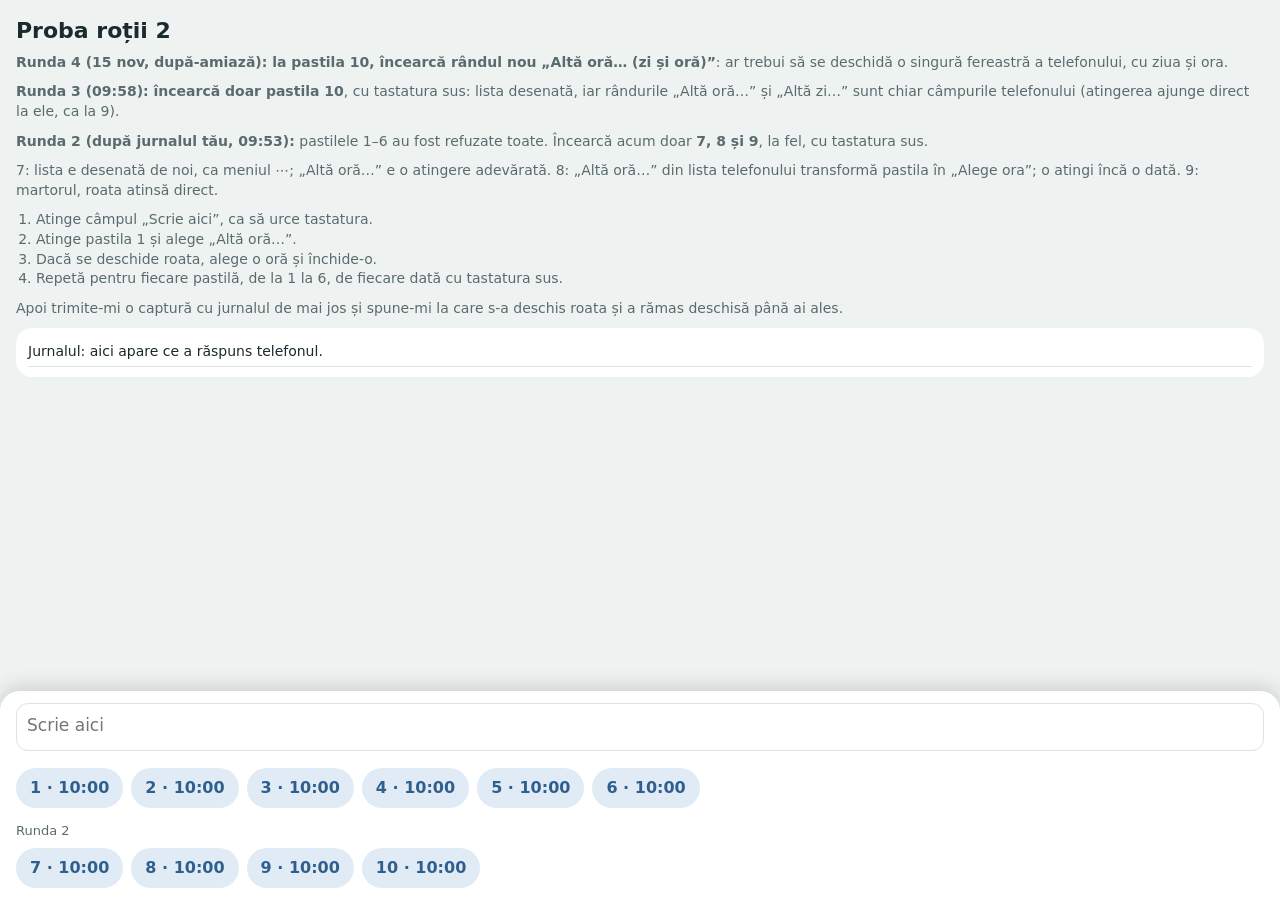
<file: proba-roata-15-nov/index.html>
<!doctype html>
<html lang="ro">
<head>
<meta charset="utf-8">
<title>Proba roții 2</title>
<meta name="viewport" content="width=device-width,initial-scale=1,viewport-fit=cover">
<style>
/* Proba de telefon (15 nov): în ce fel se deschide roata orei din „Altă oră…”, în condițiile din Notează
   (foaia jos, tastatura sus, pastilele cu lista telefonului). Fără date, fără server. */
:root{color-scheme:light dark;--bg:#EEF2F1;--surface:#fff;--ink:#1B2A2E;--muted:#5A6B6F;--line:#DCE3E1;--accent:#2F5F8F;--pil:#E0EBF5;--ok:#2E7D4F;--no:#A15C07}
@media (prefers-color-scheme:dark){:root{--bg:#0F181B;--surface:#1B2A2E;--ink:#E6EEEC;--muted:#9AAAAD;--line:#2A3A40;--accent:#7FB0E6;--pil:#22343A;--ok:#6FCF97;--no:#E5A54B}}
*{box-sizing:border-box}
body{margin:0;background:var(--bg);color:var(--ink);font:16px/1.4 system-ui,-apple-system,sans-serif;padding:16px 16px 340px}
h1{font-size:22px;margin:0 0 6px}
p{margin:0 0 10px;color:var(--muted);font-size:14px}
ol{margin:0 0 10px;padding-left:20px;color:var(--muted);font-size:14px}
#jurnal{background:var(--surface);border-radius:16px;padding:10px 12px;font-size:14px;display:grid;gap:4px}
#jurnal div{border-bottom:1px solid var(--line);padding:4px 0}
.ok{color:var(--ok)}.no{color:var(--no)}
.foaie{position:fixed;left:0;right:0;bottom:0;background:var(--surface);border-radius:20px 20px 0 0;padding:12px 16px calc(12px + env(safe-area-inset-bottom));box-shadow:0 -4px 20px rgba(0,0,0,.15)}
textarea{width:100%;font:inherit;font-size:17px;border:1px solid var(--line);border-radius:12px;padding:10px;background:transparent;color:var(--ink);height:48px;resize:none}
.rand{display:flex;flex-wrap:wrap;gap:8px;margin-top:10px}
.pil{position:relative;display:inline-flex;align-items:center;height:40px;padding:0 14px;border-radius:999px;background:var(--pil);color:var(--accent);font-weight:600}
.pil select{position:absolute;inset:0;opacity:0;width:100%;height:100%;font-size:16px}
.pil .in{position:absolute;left:50%;top:50%;width:1px;height:1px;opacity:0;pointer-events:none;font-size:16px;border:0;padding:0}
.meniu{position:fixed;z-index:10;min-width:250px;background:color-mix(in srgb,var(--surface) 92%,transparent);backdrop-filter:blur(20px);-webkit-backdrop-filter:blur(20px);border-radius:16px;box-shadow:0 10px 40px rgba(0,0,0,.35);padding:6px 0;display:none}
.meniu.des{display:block}
.meniu button{display:flex;justify-content:space-between;gap:16px;width:100%;min-height:44px;padding:0 18px;border:0;background:none;color:var(--ink);font:inherit;font-size:17px;text-align:left;align-items:center}
.meniu button .d{color:var(--muted)}
.meniu hr{border:0;border-top:1px solid var(--line);margin:6px 16px}
.pil input.direct{position:absolute;inset:0;opacity:0;width:100%;height:100%;font-size:16px}
.pil.alege{outline:2px solid var(--accent)}
.meniu .rd{position:relative;display:flex;align-items:center;min-height:44px;padding:0 18px;font-size:17px}
.meniu .rd input{position:absolute;inset:0;opacity:0;width:100%;height:100%;font-size:16px;border:0}
.sep{width:100%;font-size:13px;color:var(--muted);margin-top:4px}
</style>
</head>
<body>
<h1>Proba roții 2</h1>
<p><b>Runda 4 (15 nov, după-amiază): la pastila 10, încearcă rândul nou „Altă oră… (zi și oră)”</b>: ar trebui să se deschidă o singură fereastră a telefonului, cu ziua și ora.</p><p><b>Runda 3 (09:58): încearcă doar pastila 10</b>, cu tastatura sus: lista desenată, iar rândurile „Altă oră…” și „Altă zi…” sunt chiar câmpurile telefonului (atingerea ajunge direct la ele, ca la 9).</p><p><b>Runda 2 (după jurnalul tău, 09:53):</b> pastilele 1–6 au fost refuzate toate. Încearcă acum doar <b>7, 8 și 9</b>, la fel, cu tastatura sus.</p><p>7: lista e desenată de noi, ca meniul ⋯; „Altă oră…” e o atingere adevărată. 8: „Altă oră…” din lista telefonului transformă pastila în „Alege ora”; o atingi încă o dată. 9: martorul, roata atinsă direct.</p>
<ol>
<li>Atinge câmpul „Scrie aici”, ca să urce tastatura.</li>
<li>Atinge pastila 1 și alege „Altă oră…”.</li>
<li>Dacă se deschide roata, alege o oră și închide-o.</li>
<li>Repetă pentru fiecare pastilă, de la 1 la 6, de fiecare dată cu tastatura sus.</li>
</ol>
<p>Apoi trimite-mi o captură cu jurnalul de mai jos și spune-mi la care s-a deschis roata și a rămas deschisă până ai ales.</p>
<div id="jurnal"><div>Jurnalul: aici apare ce a răspuns telefonul.</div></div>

<div class="foaie">
  <textarea placeholder="Scrie aici"></textarea>
  <div class="rand" id="rand"></div><div class="rand" id="rand2"></div><div class="meniu" id="meniu"></div>
</div>

<script>
const J = document.getElementById('jurnal');
const scrie = (t, cl) => { const d = document.createElement('div'); d.textContent = new Date().toLocaleTimeString('ro-RO') + ' · ' + t; if (cl) d.className = cl; J.prepend(d); };

const lista = (n) => `<label class="pil" data-n="${n}">${n} · 10:00<select data-n="${n}"><option value="">Fără oră</option><hr>`
  + `<option>09:00</option><option selected>10:00</option><option>11:00</option><hr><option value="alta">Altă oră…</option></select>`
  + (n === 5 || n === 6 ? `<input type="time" class="in" data-n="${n}" value="10:00" tabindex="-1">` : '') + `</label>`;
const rand = document.getElementById('rand');
const deseneaza = () => { rand.innerHTML = [1, 2, 3, 4, 5, 6].map(lista).join(''); };
deseneaza();

/* câmpurile fixe, făcute la pornire (1: colțul de jos, ca 0.5.29; 2: mutat peste pastila atinsă) */
const fix = (n) => { const i = document.createElement('input'); i.type = 'time'; i.value = '10:00'; i.tabIndex = -1; i.dataset.n = n;
  i.style.cssText = 'position:fixed;left:0;bottom:0;width:1px;height:1px;opacity:0;font-size:16px;border:0;padding:0;pointer-events:none';
  document.body.append(i); return i; };
const f1 = fix(1), f2 = fix(2);

function urmareste(i, n) {
  if (i.dataset.urm) return; i.dataset.urm = '1';
  i.addEventListener('focus', () => scrie(`${n}: câmpul a primit focus`));
  i.addEventListener('blur', () => scrie(`${n}: câmpul a pierdut focusul`));
  i.addEventListener('change', () => scrie(`${n}: ALES ${i.value}`, 'ok'));
}
[f1, f2].forEach((i) => urmareste(i, i.dataset.n));

function deschide(i, n) {
  if (typeof i.showPicker !== 'function') { scrie(`${n}: telefonul n-are showPicker`, 'no'); i.focus(); return; }
  try { i.showPicker(); scrie(`${n}: showPicker acceptat (s-a deschis roata?)`); }
  catch (e) { scrie(`${n}: showPicker refuzat: ${e.name}`, 'no'); }
}

rand.addEventListener('change', (e) => {
  const s = e.target;
  if (!(s instanceof HTMLSelectElement)) return;
  const n = Number(s.dataset.n);
  if (s.value !== 'alta') { scrie(`${n}: ales din listă ${s.value || 'Fără oră'}`); return; }
  s.value = '10:00';
  if (n === 1) deschide(f1, 1);
  else if (n === 2) {
    const r = s.getBoundingClientRect();
    f2.style.bottom = ''; f2.style.left = Math.round(r.left + r.width / 2) + 'px'; f2.style.top = Math.round(r.top + r.height / 2) + 'px';
    deschide(f2, 2);
  } else if (n === 3 || n === 4) {
    /* făcut în clipa alegerii, lângă listă (3: rămâne; 4: scos la 0,4 s după ce pierde focusul, ca 0.5.28) */
    const i = document.createElement('input'); i.type = 'time'; i.value = '10:00'; i.className = 'in'; i.tabIndex = -1;
    urmareste(i, n);
    i.addEventListener('change', () => setTimeout(() => i.remove()));
    if (n === 4) i.addEventListener('blur', () => setTimeout(() => { i.remove(); scrie('4: câmpul a fost scos'); }, 400));
    s.after(i); deschide(i, n);
  } else {
    /* 5: câmpul stă în pastilă de la început, desenat odată cu lista; 6: la fel, dar rândul se redesenează după alegere */
    const i = s.parentElement.querySelector('input.in'); urmareste(i, n); deschide(i, n);
    if (n === 6) setTimeout(() => { deseneaza(); scrie('6: rândul s-a redesenat'); }, 300);
  }
});

/* ── Runda 2 ── */
const rand2 = document.getElementById('rand2'), M = document.getElementById('meniu');
rand2.innerHTML = '<div class="sep">Runda 2</div>'
  + '<button type="button" class="pil" id="p7" style="border:0;font:inherit;font-weight:600">7 · 10:00</button>'
  + '<label class="pil" id="p8">8 · 10:00<select id="s8"><option value="">Fără oră</option><hr><option>09:00</option><option selected>10:00</option><option>11:00</option><hr><option value="alta">Altă oră…</option></select></label>'
  + '<label class="pil">9 · 10:00<input type="time" class="direct" id="i9" value="10:00"></label>';
const i7 = document.createElement('input'); i7.type = 'time'; i7.value = '10:00'; i7.className = 'in';
const p7 = document.getElementById('p7'); p7.style.position = 'relative'; p7.append(i7); urmareste(i7, 7);
urmareste(document.getElementById('i9'), 9);
const OPT = [['Fără oră', ''], null, ['Dimineața', '09:00'], ['10:30', ''], ['11:00', ''], ['După-amiaza', '14:00'], null, ['Altă oră…', '', 'alta']];
M.innerHTML = OPT.map(o => (o ? `<button type="button" data-v="${o[2] || o[1] || o[0]}"><span>${o[0]}</span><span class="d">${o[1]}</span></button>` : '<hr>')).join('');
/* meniul se deschide la atingere, fără să ia focusul din câmpul de scris (tastatura rămâne) */
p7.addEventListener('pointerdown', e => e.preventDefault());
M.addEventListener('pointerdown', e => e.preventDefault());
p7.addEventListener('click', () => {
  const r = p7.getBoundingClientRect();
  M.classList.add('des');
  M.style.left = Math.max(8, r.left) + 'px';
  M.style.top = Math.max(8, r.top - M.offsetHeight - 8) + 'px';
});
M.addEventListener('click', e => {
  const b = e.target.closest('button'); if (!b) return;
  M.classList.remove('des');
  if (b.dataset.v === 'alta') deschide(i7, 7); else scrie('7: ales din meniu ' + b.dataset.v);
});
document.addEventListener('click', e => { if (!M.contains(e.target) && e.target !== p7) M.classList.remove('des'); });
const s8 = document.getElementById('s8'), p8 = document.getElementById('p8');
s8.addEventListener('change', () => {
  if (s8.value !== 'alta') { scrie('8: ales din listă ' + (s8.value || 'Fără oră')); return; }
  s8.value = '10:00'; s8.style.display = 'none';
  const i = document.createElement('input'); i.type = 'time'; i.value = '10:00'; i.className = 'direct'; urmareste(i, 8);
  p8.firstChild.textContent = '8 · Alege ora'; p8.classList.add('alege'); p8.append(i);
  i.addEventListener('change', () => { p8.firstChild.textContent = '8 · ' + i.value; p8.classList.remove('alege'); i.remove(); s8.style.display = ''; });
  scrie('8: pastila arată „Alege ora”; atinge-o');
});
/* ── Runda 3: rândurile „Altă …” sunt chiar câmpurile telefonului, atinse direct ── */
const M10 = document.createElement('div'); M10.className = 'meniu'; document.body.append(M10);
M10.innerHTML = [['Fără oră', ''], null, ['Dimineața', '09:00'], ['10:30', ''], ['11:00', ''], ['După-amiaza', '14:00'], null]
  .map(o => (o ? `<button type="button" data-v="${o[1] || o[0]}"><span>${o[0]}</span><span class="d">${o[1]}</span></button>` : '<hr>')).join('')
  + '<div class="rd"><span>Altă oră…</span><input type="time" id="a10" value="10:00"></div>'
  + '<div class="rd"><span>Altă zi…</span><input type="date" id="z10" value="2026-11-15"></div>'
  + '<div class="rd"><span>Altă oră… (zi și oră)</span><input type="datetime-local" id="d10" value="2026-11-15T11:00"></div>';
const p10 = document.createElement('button'); p10.type = 'button'; p10.className = 'pil'; p10.style.cssText = 'border:0;font:inherit;font-weight:600';
p10.textContent = '10 · 10:00'; rand2.append(p10);
const a10 = document.getElementById('a10'), z10 = document.getElementById('z10'), d10 = document.getElementById('d10');
urmareste(a10, '10 ora'); urmareste(z10, '10 zi'); urmareste(d10, '10 zi și oră');
p10.addEventListener('pointerdown', e => e.preventDefault());
M10.addEventListener('pointerdown', e => { if (!(e.target instanceof HTMLInputElement)) e.preventDefault(); });
p10.addEventListener('click', () => {
  M10.classList.add('des');
  const r = p10.getBoundingClientRect();
  M10.style.left = Math.max(8, Math.min(r.left, innerWidth - M10.offsetWidth - 8)) + 'px';
  M10.style.top = Math.max(8, r.top - M10.offsetHeight - 8) + 'px';
});
M10.addEventListener('click', e => {
  const b = e.target.closest('button[data-v]'); if (!b) return;
  M10.classList.remove('des'); p10.textContent = '10 · ' + b.dataset.v; scrie('10: ales din meniu ' + b.dataset.v);
});
for (const i of [a10, z10, d10]) i.addEventListener('change', () => { M10.classList.remove('des'); p10.textContent = '10 · ' + i.value; });
document.addEventListener('click', e => { if (!M10.contains(e.target) && e.target !== p10) M10.classList.remove('des'); });

</script>
</body>
</html>
</file>
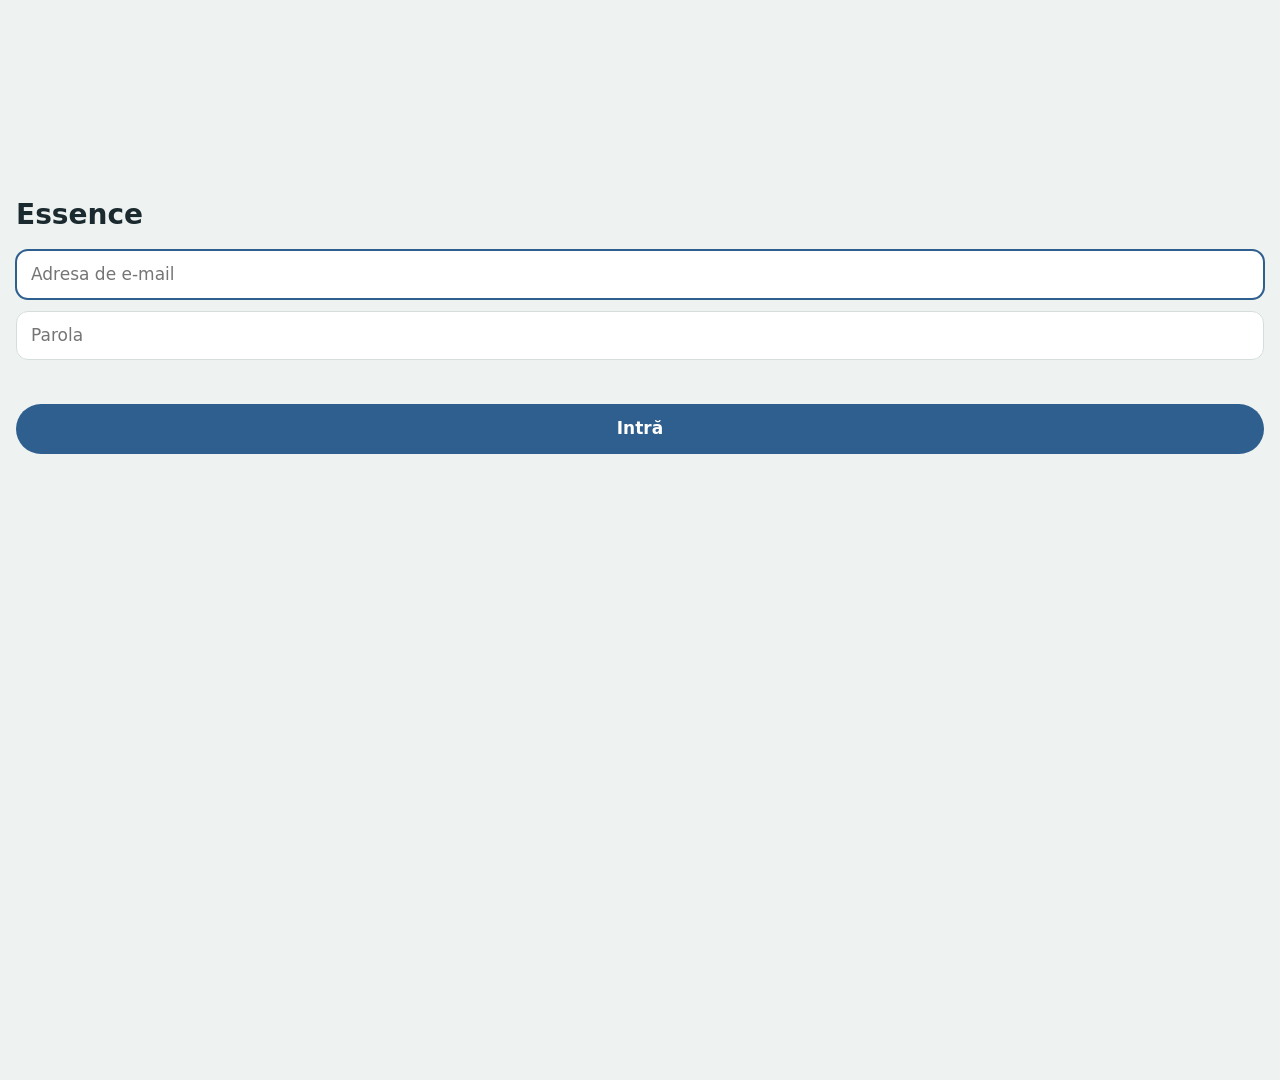
<file: schelet/index.html>
<!doctype html>
<html lang="ro">
<head>
<meta charset="utf-8">
<meta name="viewport" content="width=device-width, initial-scale=1, viewport-fit=cover, interactive-widget=resizes-content">
<meta name="apple-mobile-web-app-capable" content="yes">
<meta name="apple-mobile-web-app-status-bar-style" content="default">
<meta name="theme-color" content="#EEF2F1" media="(prefers-color-scheme: light)">
<meta name="theme-color" content="#15232A" media="(prefers-color-scheme: dark)">
<title>Essence · schelet</title>
<link rel="manifest" href="manifest.webmanifest">
<link rel="apple-touch-icon" href="icon-180.png">
<style>
:root { --fond: #EEF2F1; --card: #FFFFFF; --cerneala: #1B2A2E; --gri: #5A6B6F; --linie: #D5DEDC;
  --accent: #2F5F8F; --pe-accent: #FFFFFF; --chihlimbar: #9A6B12; --rosu: #C4453C; --r: 14px; }
@media (prefers-color-scheme: dark) { :root { --fond: #15232A; --card: #1E2F36; --cerneala: #E8EEED;
  --gri: #9AAAAD; --linie: #2C3F46; --accent: #7FB0E6; --pe-accent: #10202A; --chihlimbar: #E0B464; --rosu: #F08A80; } }
* { box-sizing: border-box; -webkit-tap-highlight-color: transparent; }
html, body { margin: 0; background: var(--fond); color: var(--cerneala);
  font: 17px/1.35 system-ui, -apple-system, sans-serif; }
body { min-height: 100dvh; padding: env(safe-area-inset-top) 16px calc(96px + env(safe-area-inset-bottom)); }
button, input { font: inherit; color: inherit; }
button { border: 0; background: none; padding: 0; cursor: pointer; min-height: 44px; }
input { width: 100%; min-height: 48px; padding: 12px 14px; border: 1px solid var(--linie); border-radius: 12px;
  background: var(--card); font-size: 17px; }
input:focus { outline: 2px solid var(--accent); outline-offset: -1px; }
h1 { font-size: 28px; font-weight: 700; margin: 16px 0 4px; }
.antet { display: flex; align-items: center; justify-content: space-between; }
.stare { color: var(--gri); font-size: 15px; min-height: 22px; margin-bottom: 12px; }
.stare[data-fel="atentie"] { color: var(--chihlimbar); }
.grup { background: var(--card); border-radius: var(--r); overflow: hidden; }
.rand { display: flex; align-items: center; gap: 4px; min-height: 52px; padding: 0 12px 0 4px;
  border-bottom: 0.5px solid var(--linie); }
.rand:last-child { border-bottom: 0; }
.cerc { width: 44px; height: 44px; display: grid; place-items: center; flex: none; }
.cerc i { width: 22px; height: 22px; border-radius: 50%; border: 1.8px solid var(--gri); display: grid; place-items: center; }
.rand[data-stare="gata"] .cerc i { background: var(--gri); border-color: var(--gri); }
.rand[data-stare="gata"] .cerc i::after { content: ""; width: 9px; height: 5px; border: 2px solid var(--card);
  border-top: 0; border-right: 0; transform: rotate(-45deg) translate(1px, -1px); }
.rand[data-stare="gata"] .titlu { color: var(--gri); }
.titlu { flex: 1; text-align: left; padding: 8px 0; min-width: 0; overflow-wrap: anywhere; }
.semn { font-size: 13px; color: var(--gri); flex: none; }
.netrimis { width: 8px; height: 8px; border-radius: 50%; background: var(--chihlimbar); flex: none; }
.gol { color: var(--gri); padding: 24px 4px; }
.jos { position: fixed; left: 16px; right: 16px; bottom: calc(16px + env(safe-area-inset-bottom)); }
.plin { width: 100%; min-height: 50px; border-radius: 25px; background: var(--accent); color: var(--pe-accent);
  font-weight: 600; }
.plin:disabled { opacity: .45; }
.tonal { min-height: 44px; padding: 0 14px; border-radius: 22px; color: var(--accent); font-weight: 600; }
.distruge { color: var(--rosu); }
.fundal { position: fixed; inset: 0; background: rgb(0 0 0 / .3); }
.foaie { position: fixed; left: 0; right: 0; bottom: var(--sub-tastatura, 0px); background: var(--card);
  border-radius: 20px 20px 0 0; padding: 12px 16px calc(16px + env(safe-area-inset-bottom)); display: grid; gap: 12px;
  box-shadow: 0 -4px 24px rgb(0 0 0 / .12); }
.foaie[data-tastatura] { padding-bottom: 16px; }
.foaie-antet { display: flex; align-items: center; justify-content: space-between; }
.foaie-antet b { font-size: 17px; }
.segmente { display: grid; grid-template-columns: repeat(3, 1fr); background: var(--fond); border-radius: 10px; padding: 2px; }
.segmente button { min-height: 40px; border-radius: 8px; font-size: 15px; }
.segmente button[aria-pressed="true"] { background: var(--card); font-weight: 600; box-shadow: 0 1px 3px rgb(0 0 0 / .12); }
.mesaj { position: fixed; left: 16px; right: 16px; bottom: calc(80px + env(safe-area-inset-bottom)); background: var(--cerneala);
  color: var(--fond); border-radius: 14px; padding: 4px 4px 4px 16px; display: flex; align-items: center; justify-content: space-between; }
.mesaj button { color: var(--fond); font-weight: 600; padding: 0 12px; }
.eroare { color: var(--rosu); font-size: 15px; min-height: 20px; }
.intrare { display: grid; gap: 12px; margin-top: 20vh; }
.meniu { position: fixed; right: 16px; top: calc(56px + env(safe-area-inset-top)); background: var(--card); border-radius: 14px;
  min-width: 220px; box-shadow: 0 8px 32px rgb(0 0 0 / .18); overflow: hidden; }
.meniu button, .meniu div { display: block; width: 100%; text-align: left; padding: 12px 16px; border-bottom: .5px solid var(--linie); }
.meniu div { color: var(--gri); font-size: 15px; }
.refuz { background: var(--card); border-radius: var(--r); padding: 12px 16px; margin-bottom: 12px; color: var(--chihlimbar);
  display: flex; gap: 8px; align-items: center; justify-content: space-between; font-size: 15px; }
.clopot { font-size: 13px; color: var(--gri); flex: none; }
.netrimis-alerta { color: var(--chihlimbar); }
.rand-alerta { display: grid; grid-template-columns: auto 1fr; gap: 8px 12px; align-items: center; }
.rand-alerta select, .rand-alerta input { grid-column: 2; min-height: 44px; font-size: 17px; border-radius: 10px;
  border: 1px solid var(--linie); background: var(--card); color: inherit; padding: 0 10px; }
.rand-alerta .nota { grid-column: 2; color: var(--gri); font-size: 15px; }
textarea { width: 100%; padding: 12px 14px; border: 1px solid var(--linie); border-radius: 12px; background: var(--card);
  font: inherit; font-size: 17px; color: inherit; resize: none; }
.foaie-asistent { max-height: 85dvh; overflow: auto; }
.raspuns { white-space: pre-wrap; overflow-wrap: anywhere; }
.cost { color: var(--gri); font-size: 13px; }
.meniu button:disabled { color: var(--gri); }
</style>
</head>
<body>
<main id="app" aria-live="polite"></main>
<script type="module" src="app.js"></script>
</body>
</html>
</file>
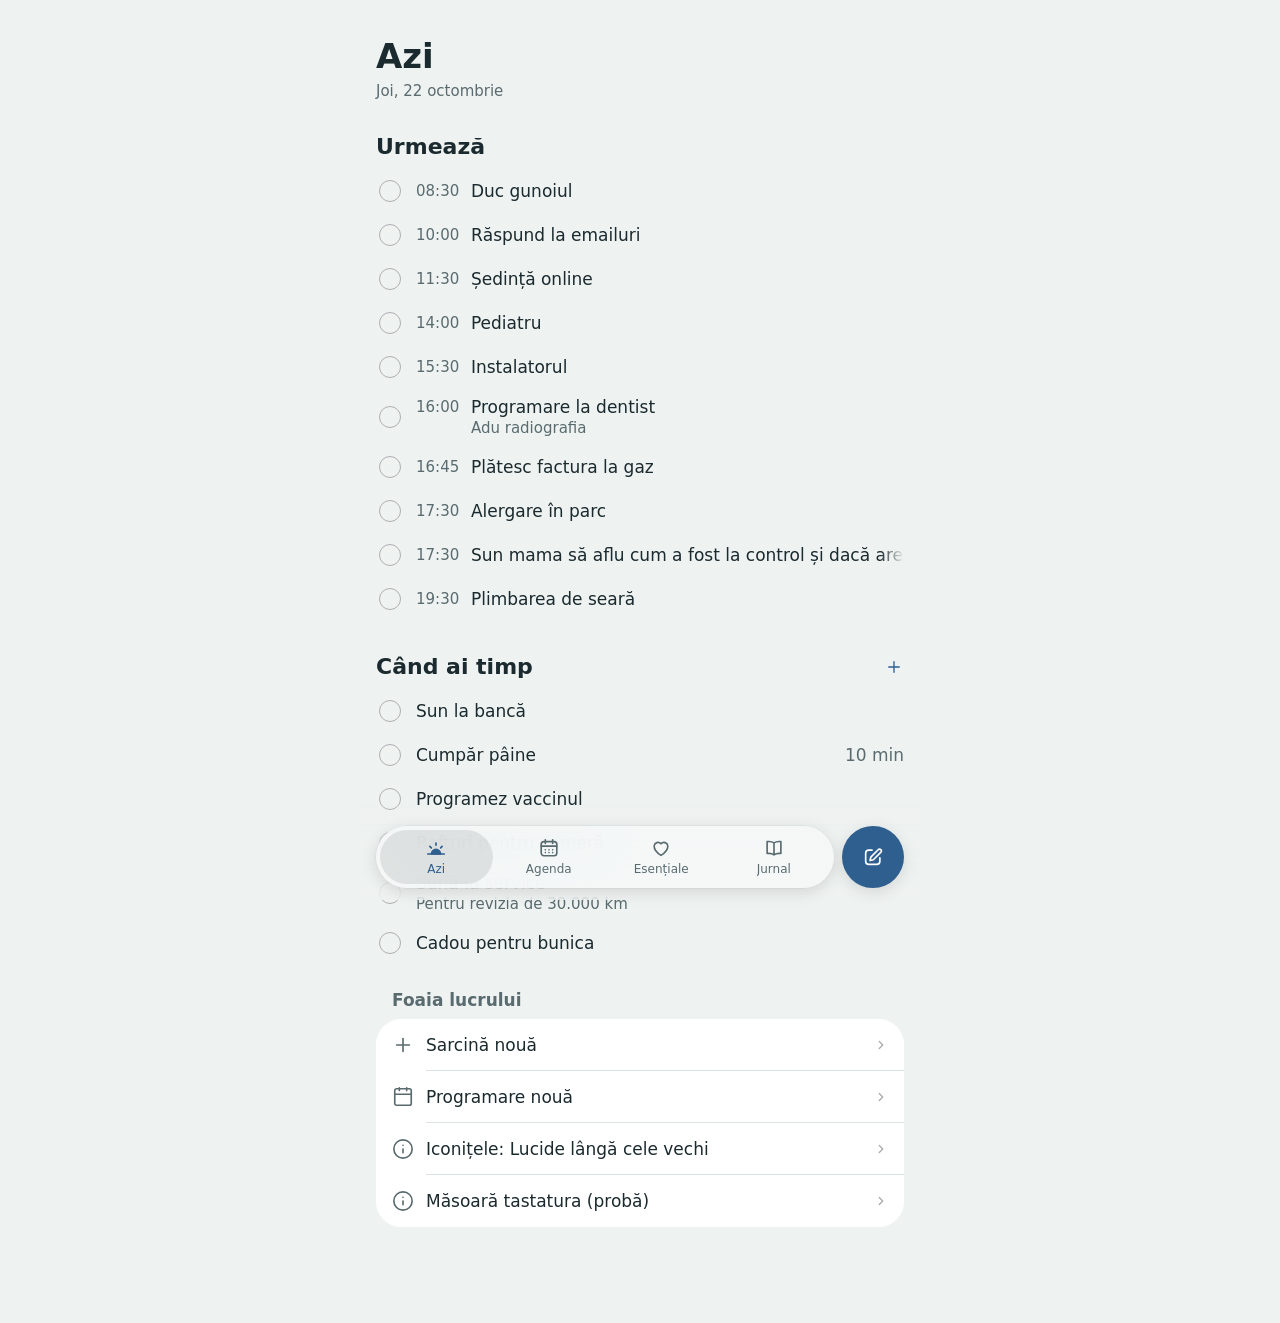
<file: galerie.html>
<!doctype html>
<html lang="ro">
<head>
<meta charset="utf-8">
<meta name="viewport" content="width=device-width, initial-scale=1, viewport-fit=cover, interactive-widget=resizes-content">
<meta name="theme-color" content="#EEF2F1" media="(prefers-color-scheme: light)">
<meta name="theme-color" content="#14232A" media="(prefers-color-scheme: dark)">
<link rel="manifest" href="manifest.webmanifest">
<link rel="apple-touch-icon" href="icon-180.png">
<title>Cărămizile Essence</title>
<link rel="stylesheet" href="galerie.css">
</head>
<body>
<script type="module" src="galerie.js"></script>
<script>if ('serviceWorker' in navigator) navigator.serviceWorker.register('sw.js');</script>
</body>
</html>
</file>
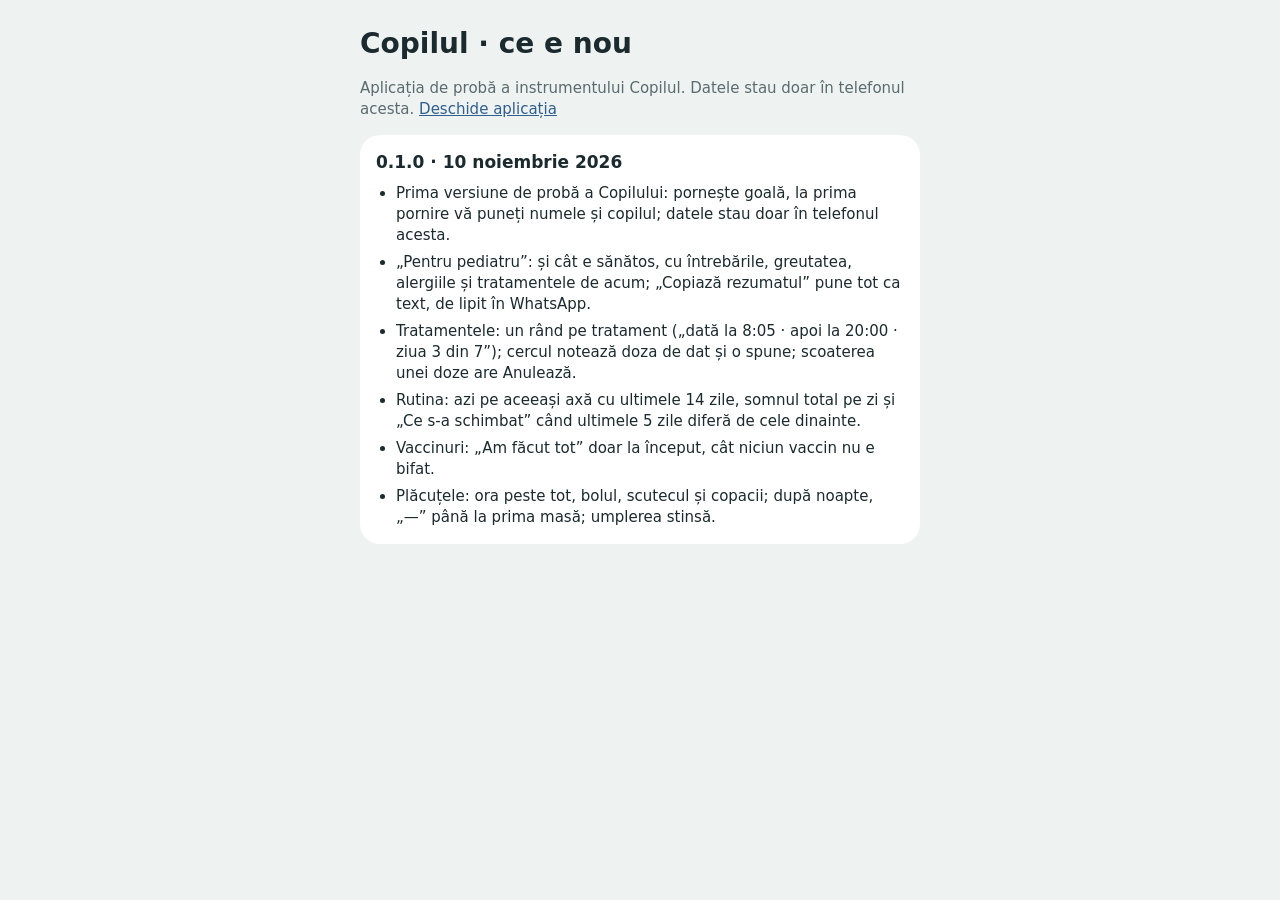
<file: copilul/ce-e-nou.html>
<!doctype html>
<html lang="ro"><head><meta charset="utf-8"><meta name="viewport" content="width=device-width, initial-scale=1">
<title>Copilul · ce e nou</title>
<style>
:root{--fond:#EEF2F1;--card:#fff;--ink:#1B2A2E;--gri:#5A6B6F;--acc:#2F5F8F;color-scheme:light dark}
@media (prefers-color-scheme:dark){:root{--fond:#14232A;--card:#1C2D33;--ink:#E8EEEE;--gri:#9AAAAD;--acc:#7FB0E6}}
html,body{margin:0;background:var(--fond);color:var(--ink);font:17px/1.4 system-ui,-apple-system,sans-serif}
main{padding:calc(env(safe-area-inset-top) + 16px) 16px 48px;max-width:560px;margin:0 auto}
h1{font-size:28px;margin:8px 0 4px}h2{font-size:17px;margin:0 0 8px}
section{background:var(--card);border-radius:20px;padding:16px;margin:0 0 16px}
ul{margin:0;padding-left:20px;display:grid;gap:6px;font-size:15px}.sub{color:var(--gri);font-size:15px}
a{color:var(--acc)}
</style></head><body><main>
<h1>Copilul · ce e nou</h1>
<p class="sub">Aplicația de probă a instrumentului Copilul. Datele stau doar în telefonul acesta.
<a href="./">Deschide aplicația</a></p>
<section><h2>0.1.0 · 10 noiembrie 2026</h2><ul><li>Prima versiune de probă a Copilului: pornește goală, la prima pornire vă puneți numele și copilul; datele stau doar în telefonul acesta.</li><li>„Pentru pediatru”: și cât e sănătos, cu întrebările, greutatea, alergiile și tratamentele de acum; „Copiază rezumatul” pune tot ca text, de lipit în WhatsApp.</li><li>Tratamentele: un rând pe tratament („dată la 8:05 · apoi la 20:00 · ziua 3 din 7”); cercul notează doza de dat și o spune; scoaterea unei doze are Anulează.</li><li>Rutina: azi pe aceeași axă cu ultimele 14 zile, somnul total pe zi și „Ce s-a schimbat” când ultimele 5 zile diferă de cele dinainte.</li><li>Vaccinuri: „Am făcut tot” doar la început, cât niciun vaccin nu e bifat.</li><li>Plăcuțele: ora peste tot, bolul, scutecul și copacii; după noapte, „—” până la prima masă; umplerea stinsă.</li></ul></section>
</main></body></html>
</file>
<file: aplicatie/aplicatie.css>
/* Essence · tokenurile generale (portate din src/ui/tokens.css; cele ale domeniilor stau în dosarul fiecărui domeniu).
   Fiecare culoare are ambele teme prin light-dark(): tema o dă color-scheme (telefonul sau alegerea din Setări).
   Singurul loc din aplicație unde se scriu culori, mărimi de text, raze și umbre. */
@layer tokens, baza, componente, ecrane;

/* Figtree, împachetat local (OFL, licența alături; limbaj-agenda.md §1): ș ț ă â î, cifre de aceeași lățime, grosimi 300–900.
   Calea e față de acest fișier; construcția aplicației copiază dosarul `fonturi/` lângă CSS. */
@font-face {
  font-family: Figtree;
  font-weight: 300 900;
  font-style: normal;
  font-display: swap;
  src: url(fonturi/figtree.woff2) format('woff2');
}

@layer tokens {
  :root {
    color-scheme: light dark;

    /* fundaluri și text: paleta Essence din catalog (salvie și petrol, macheta foii `foaia-30-oct-f`, aprobată pe
       30 oct, 01:04), în locul griului neutru din 24 oct, 22:16 (blocul 5b: „restul cărămizilor aduse la aceeași
       bază”); secundarul cu contrast ≥ 4,5 pe card (e citit de oameni obosiți) */
    --bg: light-dark(#EEF2F1, #0F181B);
    --surface: light-dark(#FFFFFF, #172226);
    --surface2: light-dark(#F4F7F6, #1D2B30); /* câmpuri, cercuri −/+, schelet; fondul apăsat al rândului */
    --seg-bg: light-dark(#E6ECEA, #22323A); /* segmentul, butoanele rotunde ale șirului */
    --seg-ales: light-dark(var(--surface), #6A6A70); /* alegerea din segment; întunecat: nuanța `--cerc-contur` (#7C7C82) coborâtă la contrast 4,56 cu `--ink` (era 3,51; verifica-ecran --inchidere, 18 nov) */
    --line: light-dark(#DCE3E1, #2A3A40); /* linia de grup, 1 pt (`--linie`, G1, 17 nov) */
    --trecut: light-dark(#E8EDEB, #0A1114); /* tonul trecutului pe grila pe ore (4 nov, 09:15: acul orei respins; ziua ca listă nu-l are) */
    --hair: light-dark(#E1E7E5, #3A4E55); /* linia dintre rândurile unui grup */
    --ink: light-dark(#1B2A2E, #E6EEEC);
    --ink2: light-dark(#33454A, #C9D4D2);
    --muted: light-dark(#5A6B6F, #9AAAAD);
    --faint: light-dark(#768689, #7E9093); /* îndemnul gol, ›, iconițele stinse; 3,79:1 pe alb, 4,87:1 pe cardul întunecat (registrul, 13 nov, seara; WCAG 1.4.11) */
    --chihlimbar: light-dark(#A15C07, #E5A54B); /* atenție, doar ca semn: steagul Important, termenul întârziat */
    --chihlimbar-fond: light-dark(#F9EFE3, #3D3322); /* fondul pastilei chihlimbar (termenul întârziat, fl_y-sarc2): 4,5:1 cu --chihlimbar */
    --rosu: light-dark(#B53A32, #FF7A70); /* roșul blând, doar la ce distruge (24 oct, 23:59) */
    --rosu-text: light-dark(#A8312A, #FF7A70); /* roșul textului și al pictogramelor din text: ≥ 4,5:1 pe orice fond (P6.5i, 7 nov, 06:31); fundalurile (glisarea) rămân --rosu */
    --glass: light-dark(rgba(246, 249, 248, .86), rgba(26, 38, 42, .82)); /* bara de jos, meniul, antetul strâns;
       din aceeași familie salvie/petrol ca restul (revizia 5u) */
    --ridicat: light-dark(#FFFFFF, #22343A); /* grupurile din foaie la întuneric: o treaptă peste foaie (revizia 5u) */
    --apasat: light-dark(#F4F7F6, #2C4047); /* fondul rândului apăsat, peste grup, în ambele teme */
    --pastila: light-dark(#E6ECEA, #33494F); /* pastila de atins dintr-un rând (ziua și ora unei programări), o treaptă
       peste grupul ridicat în ambele teme (blocul 6x-1) */

    /* accentul: doar ce se atinge */
    --accent: light-dark(#2F5F8F, #7FB0E6);
    --accent-ink: light-dark(#FFFFFF, #0B1822);
    --accent-soft: light-dark(#E0EBF5, #1F3347); /* tonal: accentul la ~12 % */
    /* umplerea: butonul plin, Notează, glisarea; în întunecat un albastru saturat cu text alb (ca systemBlue),
       nu albastrul pal al textului */
    --accent-fill: light-dark(#2F5F8F, #3478C6);
    --accent-fill-ink: #FFFFFF;
    --sw-off: light-dark(#E4E4EA, #39393D);
    --knob: #FFFFFF;

    /* stări, doar ca semn: verde = făcut, chihlimbar = atenție; fără roșu */
    --mid-fg: light-dark(#8A5A00, #F2C46B);
    --kid-fg: light-dark(#4A5BA8, #A4B2EC);
    --peer-fg: light-dark(#A8457A, #E9A3C6); /* al doilea om */

    /* mesajul de jos și panourile glisării */
    --toast-bg: light-dark(#1F2A2E, #E5EEEF); /* închis pe luminos, deschis pe întunecat (limbaj-agenda.md §6) */
    --toast-fg: light-dark(#FFFFFF, #0F1A1E);
    --toast-act: light-dark(#8FC1F2, #2F5F8F); /* singurul albastru al lui „Anulează” (limbaj-agenda.md §3, §8) */
    --verde-text: light-dark(#2F7A4A, #5FB77E); /* textul verde (titlul Cumpărăturilor): ≥ 4,5:1 pe orice fond al paginii (P6.9b, 8 nov); fondurile și semnele verzi rămân */
    --verde-lista: #3F8F5A; /* titlul și jetonul Cumpărăturilor; Gata în glisare (limbaj-agenda.md §3) */
    /* jetoanele rotunde ale listelor (pagina Liste; desenul `liste.mjs`): fiecare iconiță de listă are culoarea ei */
    --lista-cart: var(--verde-lista); --lista-home: #2F6FB0; --lista-biberon: #B7791F; --lista-geanta: #8A5CC2;
    --lista-case: #5B6B73; --lista-layers: #2F6FB0; --lista-lista: #5B6B73;
    /* culorile listelor din foaie (FF-P4c; registrul 13 nov, 17:06; B.20): cele 6, fără culorile cu rol (chihlimbar, roșu);
       alb pe ele ≥ 4,6:1, la fel pe luminos și pe întunecat */
    --lista-c-albastru: #3A6EA5; --lista-c-petrol: #2F6F73; --lista-c-salvie: #4F7F5E; --lista-c-indigo: #4E5AA6;
    --lista-c-pruna: #76598A; --lista-c-grafit: #5B6770;
    /* tonul culorii pentru bare și buline ale oamenilor (16 nov; nu pentru inițialele albe, care rămân pe tonul de bază):
       pe luminos cel de bază, pe întunecat mai deschis, ≥ 3:1 față de fond (#172226, #1D2B30). Un singur loc. */
    --semn-c-albastru: light-dark(#3A6EA5, #4A7AAC); --semn-c-petrol: light-dark(#2F6F73, #488084);
    --semn-c-salvie: light-dark(#4F7F5E, #538261); --semn-c-indigo: light-dark(#4E5AA6, #6A74B4);
    --semn-c-pruna: light-dark(#76598A, #866D98); --semn-c-grafit: light-dark(#5B6770, #6F7981);
    --on-act: #FFFFFF;
    --scrim: rgba(0, 0, 0, .28);
    --sh-x: light-dark(#E4E4EA, #3A3A3C); /* × din antetul foii */
    --cerc-contur: light-dark(#8E8E93, #7C7C82); /* cercul fără domeniu (etalonul Agendei, 6 nov) */

    /* umbre: niciuna pe carduri; una singură pe ce plutește */
    --sh-1: 0 1px 3px light-dark(rgba(0, 0, 0, .12), rgba(0, 0, 0, .4));
    --sh-2: 0 4px 16px light-dark(rgba(0, 0, 0, .12), rgba(0, 0, 0, .45));
    --sh-3: 0 12px 40px light-dark(rgba(0, 0, 0, .2), rgba(0, 0, 0, .55));

    /* text: Figtree (fontul telefonului doar ca rezervă), mărimile la scara din limbaj-agenda.md §2; „Mare” și „Foarte mare” adaugă 2, respectiv 4 puncte la orice mărime și la rândul ei
       (registrul, 17 nov, ca Apple Dynamic Type), nu înmulțesc */
    --f-body: Figtree, system-ui, -apple-system, "Segoe UI", Roboto, sans-serif;
    --ts: 1; /* pus de Setări › Textul pe <html> (aplicatie/preferinte.js): 1 / 1,15 / 1,3; doar de aici se scoate --d */
    --d: calc((var(--ts) - 1) * 13.33333px); /* puncte adăugate textului: 0 / 2 / 4 */
    --t-34: calc(34px + var(--d));
    --t-28: calc(28px + var(--d));
    --t-22: calc(22px + var(--d));
    --t-20: calc(20px + var(--d));
    --t-17: calc(17px + var(--d));
    --t-16: calc(16px + var(--d));
    --t-15: calc(15px + var(--d));
    --t-14: calc(14px + var(--d)); /* doar coloana orelor din listă și banda de stare */
    --t-13: calc(13px + var(--d));
    --t-12: calc(12px + var(--d));
    --lh-34: calc(41px + var(--d));
    --lh-28: calc(34px + var(--d));
    --lh-22: calc(28px + var(--d));
    --lh-20: calc(25px + var(--d));
    --lh-17: calc(22px + var(--d));
    --lh-16: calc(21px + var(--d));
    --lh-15: calc(20px + var(--d));
    --lh-14: calc(19px + var(--d));
    --lh-13: calc(18px + var(--d));
    --lh-12: calc(16px + var(--d));
    /* numele vechi (ecranele B1, până la B2): alias spre treapta nouă cea mai apropiată */
    --t-sec: var(--t-15);
    --t-txt: var(--t-16);
    --t-ttl: var(--t-20);
    --lh-18: var(--lh-13);
    /* grila de 4 */
    --s-1: 4px;
    --s-2: 8px;
    --s-3: 12px;
    --s-4: 16px;
    --s-5: 20px;
    --s-6: 24px;
    --s-8: 32px;

    /* raze */
    --r-xs: 6px; /* încadrarea din textul scris */
    --r-sm: 10px;
    --r-md: 14px;
    --r-lg: 26px; /* grupurile, ca în iOS 26 (referinta-ios26.md) */
    --r-sheet: 38px;
    --r-pill: 999px;

    /* mărimi */
    --tap: 44px;
    --row-1: 44px;
    --fereastra-mica: 250px; /* lățimea fixă a meniurilor ⋯ și a listelor desenate (Gabriel, 16 nov: peste tot 260) */
    --row-meniu: 42px; /* rândul meniurilor și al listelor desenate: excepția de la ținta de 44 (rânduri lipite, ca la Apple; FF-LD) */
    --row-g: 52px; /* rândul unui grup (Setări, foi) */
    --btn: 50px;
    --sh-gap: calc(env(safe-area-inset-top, 0px) + 12px);
    --sh-jumatate: 50%; /* foaia lucrului până e măsurată (apoi cât conținutul, `--sh-inaltime`; 10 nov) */
    --sh-doua-treimi: 66.667%; /* treapta 2: conținutul trece de 2/3, derularea înghețată */
    /* butoanele rotunde și pastilele din toate antetele (ecran și foaie): cercul văzut = ținta = 44, ca iPhone (măsurat 16 nov:
       Calendar, Mail, Mementouri), la 16 de margine, aliniat cu cardurile (registrul, 18 nov; înlocuiește cercul de 40 din piesa 2). */
    --antet-buton: 44px;
    --antet-margine: var(--s-4);
    /* Piesele comune (registrul, 16 nov, seara; valorile și piesele în `docs/referinte/piese-catalog-16-nov/catalog.md`, „Tokenurile”):
       ferestrele, capul, rândul, grupul. Nicio fereastră nu stă încă pe ele (PC-A, PC-B, PC-C); poarta numără numerele proprii rămase. */
    --fereastra-raza: 32px; /* colțurile meniurilor și ale fișei */
    --fereastra-margine: var(--s-4); /* fișa față de marginile ecranului (registrul, 17 nov: 16, înlocuiește 12) */
    --sticla-groasa-blur: blur(20px) saturate(180%);
    --meniu-linie-inset: var(--s-6); /* linia de grup a meniului, de la 24 la 24 */
    --row-citit: 44px; /* rândul de citit (fișa) */
    --row-sub: calc(var(--row-g) + var(--s-1)); /* rândul cu subtitlu (56) și plăcuța foii; un singur token pentru 56 (18 nov) */
    --buton-cerc: var(--antet-buton); /* cercul văzut al butoanelor rotunde = ținta (18 nov) */
    --fl-sus: var(--antet-margine); /* sus în foaia lucrului */
    --buton-fond-pagina: color-mix(in srgb, var(--ink) 7%, transparent); /* ‹ și pastila paginilor */
    --r-tastatura: var(--r-lg); /* notarea: colțurile tastaturii iOS 27 */
    --maner-l: 58px; /* mânerul, doar pe foaia lucrului */
    --maner-h: 4px;
    --maner-sus: 6px;
    --maner-culoare: color-mix(in srgb, var(--ink) 30%, transparent);
    --bara-dupa: 24px; /* capul de bară: B, de la literele titlului la primul lucru */
    --cap-sus: 32px; /* capul de conținut (fișa, „Se repetă”): A */
    --r-grup: var(--r-lg); /* colțurile cardurilor din foi și pagini */
    --rand-linie-dr: var(--s-4); /* linia dintre rânduri se oprește la 16 de dreapta */
    --pal: light-dark(#E3EAF2, #22303D); /* butonul pal, fără contur: acțiune secundară sau „făcut” */

    /* Standardele elementelor (registrul, 17 nov; `docs/referinte/standarde-elemente-17-nov/standarde.md`, grupa A hotărâtă, grupa B):
       tokenurile hotărârilor, fiecare un rol. ST-1 doar le definește; piesele trec pe ele la ST-A, ST-B, ST-C. */
    --segment-capsula: 44px; /* segmentul: o piesă, capsula e ținta */
    --segment-alegere: 36px; /* capsula alegerii, înăuntru */
    --segment-aer: calc((var(--segment-capsula) - var(--segment-alegere)) / 2); /* 4 de jur împrejur */
    --bula-rand: 24px; /* în rând */
    --bula-card: 32px; /* în card și jetonul listei */
    --bula-profil: 64px; /* profil */
    --camp-liber: 44px; /* câmpul liber de scris: capsulă (colțul `--r-pill`); în card, câmpul urmează rândul `--row-g` */
    --comutator-l: 44px; /* comutatorul: unul, compact, buton rotund */
    --comutator-h: 26px;
    --comutator-buton: 22px;
    --comutator-aer: calc((var(--comutator-h) - var(--comutator-buton)) / 2);
    --comutator-cursa: calc(var(--comutator-l) - var(--comutator-buton) - 2 * var(--comutator-aer)); /* cât se mută butonul */
    --comutator-pornit: var(--accent-fill); /* accentul (umplerea lui; `--accent` e nuanța de text) */
    --comutator-oprit: var(--sw-off); /* griul de azi */
    --linie: 1px; /* grosimea liniei, peste tot (CSS px) */
    --ic-sageata: 14px; /* iconițele pe rol */
    --ic-mica: 16px;
    --ic-rand: calc(20px + var(--d)); /* rând și meniu; crește cu textul, +2 / +4 (registrul, 17 nov, G5; desenele nu) */
    --ic-bara: calc(22px + var(--d)); /* bara de jos; crește cu textul */
    --bifa-rand: 22px; /* cercul de bifă în rând */
    --bifa-cap: 26px; /* în capul fișei sau al foii */
    --insigna: 18px;
    --punct-calendar: 10px; /* în calendar */
    --bara-om-l: 4px; /* bara de culoare a omului: lățimea (înălțimea urmează rândul) */
    --bara-om-colt: 2px;
    /* Titlul de grup (registrul, 17 nov, D2/D3): 24 deasupra literelor și 12 dedesubt, peste tot (Setări, Liste, Caută, paginile foii). Măsurat de la marginea
       elementului de deasupra la vârful majusculei și de la baza literelor la elementul de dedesubt (`docs/referinte/standarde-elemente-17-nov/axe/titluri-grup.mjs`):
       rândul de text de 13 / 18 are 3 puncte de aer deasupra majusculei (+ ¼ de punct la fiecare punct de text mărit, `--d`) și 4 sub linia de bază,
       deci marginea e valoarea văzută minus aerul rândului. Verificat la text Normal, Mare și Foarte mare. */
    --grup-eticheta-aer-rand-sus: calc(3px + var(--d) / 4); /* aerul rândului deasupra majusculei */
    --grup-eticheta-aer-rand-jos: 4px; /* aerul rândului sub literele fără coadă */
    --grup-eticheta-sus: calc(var(--s-6) - var(--grup-eticheta-aer-rand-sus)); /* marginea de sus a titlului: 24 la vârful literelor */
    --grup-eticheta-jos: calc(var(--s-3) - var(--grup-eticheta-aer-rand-jos)); /* marginea de jos a titlului: 12 sub litere */

    /* mișcare (standardul, „Interacțiunea”: arcuri, 200–350 ms, un singur set; JS le citește prin):
       apăsarea răspunde în 100 ms; 160 schimbări mici (culoare, cip); 240 ce apare; 300 ce se mută mult (foaia,
       pagina împinsă); 200 ce pleacă */
    --dur-apasa: 100ms;
    --dur-1: 160ms;
    --dur-2: 240ms;
    --dur-3: 300ms;
    --dur-iese: 200ms;
    /* cubicele sunt rezerva; unde browserul știe linear(), arcurile adevărate (mai jos) */
    --arc: cubic-bezier(.2, .9, .25, 1);
    --arc-salt: cubic-bezier(.2, .9, .25, 1.25);
    --arc-iese: cubic-bezier(.4, 0, .2, 1);
    --arc-pleaca: cubic-bezier(.4, 0, 1, 1);

    /* Rețeta (17 nov; mutate din `baza.css` la ST-P): apăsarea, stinsul, focusul, inelul sticlei, straturile, aerul cardurilor, controlul mic. */
    --inel: 2px; /* focusul și alegerea unei culori */
    --focus-aer: 2px; /* focusul în afara butoanelor */
    --bifa-contur: 1.5px; /* conturul cercului de bifă (ca Mementouri, măsurat) */
    --bifa-semn-rand: 13px; /* bifa din cercul de rând: jumătate din cerc, rotunjit (rețeta I4) */
    --bifa-semn-cap: 14px; /* și din cel din cap */
    --apasa-mic: .94; /* apăsarea: ce are formă (cercuri, pastile, file, Notează) */
    --apasa-mare: .98; /* butonul plin și butoanele late */
    --apasa-text: .6; /* textul fără formă (linkuri, „Azi”) */
    --apasat-sticla: color-mix(in srgb, var(--ink) 10%, transparent); /* rândul apăsat pe sticlă (meniu, fișă) */
    --stins: .5; /* piesele compuse stinse (comutator, cercurile glisării, bulele colorate) */
    --inel-sticla: 0 0 0 .5px var(--line); /* marginea fină a sticlei */
    --control-mic: 34px; /* pastila și butonul rotund mic dintr-un rând */
    --intre-carduri: var(--s-3); /* între cardurile aceleiași secțiuni (registrul, 17 nov: 12 · 16 · 24) */
    --card-aer: var(--s-4); /* de la marginea cardului sau a ferestrei la conținut, stânga și dreapta (registrul, 17 nov: „16 · 20 · 12”) */
    --text-dupa-ic: calc(var(--card-aer) + var(--ic-rand) + var(--s-3)); /* textul după iconiță: 48 în card (64 de pagină) */
    --z-cap: 10; /* straturile, într-un singur loc; în interiorul unei piese rămân locale */
    --z-bara: 20;
    --z-foaie: 50;
    --z-meniu: 60;
    --z-mesaj: 70;
  }
  /* arcurile, calculate din fizica unui arc (ca la iOS): --arc amortizat critic (se așază fără să treacă de țintă),
     --arc-salt cu o depășire de 4 % (bifa, cipul ales, meniul care se deschide) */
  @supports (transition-timing-function: linear(0, 1)) {
    :root {
      --arc: linear(0, .045, .144, .264, .385, .496, .594, .677, .745, .801, .845, .881, .908, .93, .947, .96, .969,
        .977, .983, .987, .99, .993, .995, .996, 1);
      --arc-salt: linear(0, .052, .173, .325, .482, .625, .748, .846, .92, .972, 1.006, 1.026, 1.036, 1.038, 1.036,
        1.031, 1.026, 1.02, 1.014, 1.009, 1.006, 1.003, 1.001, 1);
    }
  }
  :root[data-theme="light"] { color-scheme: light; }
  :root[data-theme="dark"] { color-scheme: dark; }
}

/* În afara straturilor, intenționat: scheletul în care claude.ai pune pagina are `:root { color-scheme: light }`
   fără strat, iar o regulă fără strat bate orice regulă din straturi. Fără aceste trei rânduri, light-dark()
   rămâne mereu luminos, chiar cu telefonul pe întunecat (proba pe iPhone, 16 oct). */
:root { color-scheme: light dark; }
:root[data-theme="light"] { color-scheme: light; }
:root[data-theme="dark"] { color-scheme: dark; }
/* Tot fără strat: fundalul paginii. Aplicația Claude pictează sub pagină fundalul ei (alb, în tema ei); un body
   transparent îl lasă să se vadă, iar textul nostru deschis ajunge pe alb (a doua probă pe iPhone, 16 oct). */
html, body { background: var(--bg); color: var(--ink); }

/* Essence · baza: resetul și textul de bază. Fără clase; componentele și ecranele vin după, în straturile lor. */


@layer baza {
  *, *::before, *::after { box-sizing: border-box; }
  /* Pagina nu mai trage peste margini sus și jos (Gabriel, 8 nov, 18:54: se vedea fondul de dedesubt, ca o bandă neagră);
     ce derulează înăuntru (foile, listele) își ține derularea cu `overscroll-behavior: contain`. */
  html { background: var(--bg); -webkit-text-size-adjust: 100%; overscroll-behavior-y: none; }
  body {
    margin: 0;
    overscroll-behavior-y: none;
    background: var(--bg);
    color: var(--ink);
    font: 400 var(--t-17) / var(--lh-17) var(--f-body);
    -webkit-font-smoothing: antialiased;
  }
  h1, h2, h3, p { margin: 0; }
  h1, h2 { text-wrap: balance; }
  p, small, li { text-wrap: pretty; }
  small { font-size: var(--t-sec); }
  button, input, textarea, select { font: inherit; color: inherit; }
  button {
    margin: 0;
    padding: 0;
    border: 0;
    background: none;
    cursor: pointer;
    -webkit-tap-highlight-color: transparent;
  }
  [hidden] { display: none; }
  /* starea apăsată comună (recenzia din 19 oct; rețeta S1): orice se atinge răspunde în 100 ms, la fel peste tot; trei reguli:
     ce are formă se micșorează (`--apasa-mic`), butonul plin și cele late la `--apasa-mare`, rândurile iau fondul `--apasat`,
     textul fără formă se estompează (`--apasa-text`); componentele și ecranele aleg regula piesei lor */
  :where(button, a[href], [role="button"]) {
    transition: transform var(--dur-apasa) ease, background-color var(--dur-apasa) ease;
  }
  :where(button:not(:disabled), a[href], [role="button"]):active { transform: scale(var(--apasa-mic)); }
  :focus-visible { outline: var(--inel) solid var(--accent); outline-offset: var(--focus-aer); }
  /* câmpul în care scrii n-are inel (G2, 17 nov; ca iPhone): cursorul arată unde scrii; inelul rămâne la butoane, rânduri și comutatoare */
  :is(input:not([type="checkbox"], [type="radio"], [type="range"], [type="button"], [type="submit"], [type="file"]), textarea):focus-visible { outline: 0; }
  @media (prefers-reduced-motion: reduce) {
    /* !important: bate straturile de după și stilurile din cod. Rețeta M8 („transform fără tranziție, estomparea rămâne la `--dur-1`”)
       nu e aplicată: codul așteaptă `transitionend` / `animationend` (foile, meniurile), iar 1 ms le păstrează; trece în raportul ST-A */
    *, *::before, *::after { animation-duration: 1ms !important; transition-duration: 1ms !important; }
  }
}

/* Essence · componentele comune (ritmul, butoanele vechi), din tokenuri; portate din src/ui/componente.css. Fără margini proprii: distanțele le dă containerul. */
@layer componente {

  /* ritmul vertical: 12 între blocuri; `.sc-corp` e corpul fiecărei pagini din schelet (cererea lui V1): paginile nu-și mai fac ritmul singure */
  :where(.ui-sh-b, [data-z], .sc-corp) > * + * { margin-top: var(--s-3); }

  /* ---------- butoane ---------- */
  .ui-btn {
    display: inline-flex;
    align-items: center;
    justify-content: center;
    gap: var(--s-2);
    min-height: var(--btn);
    padding: 0 var(--s-5);
    border-radius: var(--r-pill);
    background: var(--accent);
    color: var(--accent-ink);
    font: 600 var(--t-txt) / var(--lh-20) var(--f-body);
    white-space: nowrap;
    transition: transform var(--dur-apasa) ease;
  }
  .ui-btn:active { transform: scale(var(--apasa-mare)); }
  /* secundar = tonal (sistem-design 6): pal cu text accent, ca să nu semene cu cel dezactivat (gri, text stins) */
  .ui-btn.s { background: var(--pal); color: var(--accent); }
  .ui-btn.t { min-height: var(--tap); padding: 0 var(--s-1); background: none; color: var(--accent); }
  .ui-btn.t.m { color: var(--ink2); font-weight: 500; }
  .ui-btn.lat { width: 100%; }
  .ui-btn:disabled { background: var(--seg-bg); color: var(--faint); cursor: default; transform: none; }

  .ui-rb {
    flex: none;
    width: var(--tap);
    height: var(--tap);
    border-radius: 50%;
    display: grid;
    place-items: center;
    background: var(--surface);
    color: var(--ink2);
  }
  .ui-rb.on { background: var(--accent-soft); color: var(--accent); }

}

/* Essence · componentele comune, partea 2: golită la ST-A (17 nov). Listele, formularele și scala cu emoticoane `ui-*` (B1) nu mai au nicio folosire în aplicație;
   rândul, grupul, câmpul, pasul și alegerile stau în caramizi/ (`randuri.css`, `campuri.css`, `alegeri.css`). Fișierul rămâne în lista construcției. */
@layer componente {
}

/* Essence · componentele comune (foaia, mesajul), din tokenuri; portate din src/ui/componente.css. Fără margini proprii: distanțele le dă containerul.
   Variabile locale (ST-A, 17 nov):
   --sh-antet-min: înălțimea antetului foii vechi, cât butoanele și aerul (foile k- o pun pe 0);
   --mesaj-min: înălțimea mesajului de jos, cu un rând de text și aer; --mesaj-ridica: cât urcă mesajul la apariție, cât coboară la plecare (rețeta M5);
   --incape-estompare: lățimea estompării capătului unui text care nu încape (`pagina/incape.js`); --derulat-durata: cât durează derularea lui (rețeta M7). */
@layer componente {
  :root { --sh-antet-min: 72px; --mesaj-min: 48px; --mesaj-ridica: 12px; --incape-estompare: 24px; --derulat-durata: 8s; }
  /* ---------- foaia ---------- */
  .ui-ov-l { position: fixed; inset: 0; z-index: var(--z-foaie); display: flex; align-items: flex-end; justify-content: center; }
  .ui-scrim { position: absolute; inset: 0; background: var(--scrim); animation: ui-apare var(--dur-2) ease; }
  .ui-sh {
    position: relative;
    display: flex;
    flex-direction: column;
    width: 100%;
    max-width: 560px;
    max-height: calc(100% - var(--sh-gap));
    overflow-y: auto;
    overscroll-behavior: contain;
    border-radius: var(--r-sheet) var(--r-sheet) 0 0;
    background: var(--surface2); /* foaia e mai deschisă decât pagina: pare ridicată deasupra ei */
    box-shadow: var(--sh-3);
    outline: none;
    animation: ui-urca var(--dur-3) var(--arc);
  }
  .ui-sh.plin { height: calc(100% - var(--sh-gap)); }
  /* intrarea (foaie.js `intra`): două cadre jos, pe stratul ei, fără animație (și fundalul încă stins), apoi urcă */
  .ui-sh.pregatit { animation: none; transform: translateY(100%); will-change: transform; }
  .ui-ov-l:has(> .ui-sh.pregatit) > .ui-scrim { animation: none; opacity: 0; }
  .ui-sh.intra { will-change: transform; }
  /* înălțimile foii lucrului (P6.5i; două înălțimi, 10 nov; foaie.js pune `data-niveluri` și `--sh-inaltime`): 1 = cât
     conținutul, 2 = două treimi (conținutul trece de ele, derularea înghețată), 3 = `.plin`, aproape tot ecranul.
     Cât foaia poate fi trasă în sus (`data-trage`), degetul e al foii (`touch-action: none`); peste 2/3, derularea e înghețată */
  .ui-sh[data-niveluri] { transition: height var(--dur-3) var(--arc), transform var(--dur-3) var(--arc); }
  /* foaia lucrului nu se întinde la capătul derulării: în Safari conținutul cobora în cadrul foii, iar cadrul rămânea
     (Gabriel, 10 nov, captura de la 13:24); tragerea în jos e a ei (`useGestul`) */
  .ui-sh[data-foaie=lucru] { overscroll-behavior-y: none; }
  .ui-sh[data-niveluri="1"] { height: var(--sh-inaltime, var(--sh-jumatate)); }
  .ui-sh[data-niveluri="2"] { height: var(--sh-inaltime, var(--sh-doua-treimi)); }   /* sub ultimul card întreg din 2/3 (foaie.js, 18 nov) */
  .ui-sh[data-trage], .ui-sh[data-trage] :is(.k-fl-r.pas, textarea) { touch-action: none; }   /* orice câmp de scris: are derularea lui (Detaliile, 10 nov) */
  .ui-sh[data-inghetat] { overflow-y: hidden; }
  /* mânerul și antetul fix sunt locul de prins foaia și pe tot ecranul: tragerea lor în jos o coboară, nu derulează */
  .ui-sh[data-niveluri] :is(.z-maner, .k-fl-h) { touch-action: none; }
  @media (prefers-reduced-motion: reduce) { .ui-sh[data-niveluri] { transition: none; } }
  .ui-sh-h {
    position: sticky;
    top: 0;
    z-index: 2;
    display: flex;
    align-items: center;
    gap: var(--s-3);
    min-height: var(--sh-antet-min);
    padding: var(--s-5) var(--s-3) var(--s-3) var(--s-5);
    background: var(--surface2);
    /* antetul e locul de prins foaia: tras cu mouse-ul, nu selectează titlul (selecția ar porni o tragere nativă) */
    -webkit-user-select: none;
    user-select: none;
  }
  /* × gri, cu semnul mic și subțire (ca la Apple) */
  .ui-sh-h .ui-rb { background: var(--sh-x); color: var(--muted); }
  .ui-sh-h .ui-rb.on { background: var(--accent-soft); color: var(--accent); }
  .ui-handle {
    position: absolute;
    top: var(--maner-sus);
    left: 50%;
    width: var(--maner-l);
    height: var(--maner-h);
    transform: translateX(-50%);
    border-radius: var(--r-pill);
    background: var(--maner-culoare);
  }
  /* mânerul doar unde foaia își schimbă înălțimea: foaia lucrului și paginile ei (16 nov, piesa 4); foile simple, întrebarea „Se
     repetă” și fișa nu-l au, nici fâșia lui de spațiu (antetul lor începe de la `--antet-margine`) */
  .k-foaie:not(.k-foaie-fl) .ui-handle { display: none; }
  .ui-sh-ht { flex: 1; min-width: 0; }
  /* titlul foii: 24 · 700 în fontul aplicației (6c.1, recenzia din 19 oct: fără al doilea font, fără strângere) */
  .ui-sh-ht h2 { font: 700 var(--t-ttl) / var(--lh-28) var(--f-body); }
  .ui-sh-ht p {
    margin-top: var(--s-1);
    font-size: var(--t-sec);
    line-height: var(--lh-20);
    color: var(--muted);
  }
  .ui-sh-hb { flex: none; display: flex; gap: var(--s-2); }
  .ui-sh-b { flex: 1 0 auto; padding: var(--s-1) var(--s-4) var(--s-4); }
  .ui-sh-b:last-child { padding-bottom: calc(var(--s-5) + env(safe-area-inset-bottom, 0px)); }
  .ui-sh-f {
    position: sticky;
    bottom: 0;
    z-index: 2;
    display: flex;
    flex-direction: column;
    gap: var(--s-1);
    padding: var(--s-3) var(--s-4) calc(var(--s-3) + env(safe-area-inset-bottom, 0px));
    background: linear-gradient(to bottom, transparent, var(--surface2) var(--s-4));
  }
  .ui-sh-f > [data-z] { display: flex; flex-direction: column; gap: var(--s-1); }
  .ui-sh-f > [data-z] > * { margin-top: 0; }
  .ui-sh.q { max-width: 420px; }
  .ui-sh.q .ui-sh-b { padding-top: var(--s-6); }

  .ui-ov-l.out .ui-sh { animation: ui-coboara var(--dur-3) var(--arc-iese) forwards; } /* mai lin: „se închide cam brusc” (proba pe iPhone) */
  .ui-ov-l.out .ui-scrim { animation: ui-dispare var(--dur-3) ease forwards; }

  /* ---------- mesajul de confirmare ---------- */
  /* pe toată lățimea, cu margini de 16 (și cel mult cât pagina); intră urcând, iese coborând și estompat (200 ms) */
  .ui-toast {
    position: fixed;
    left: max(var(--s-4), calc(50% - 264px));
    right: max(var(--s-4), calc(50% - 264px));
    bottom: calc(88px + env(safe-area-inset-bottom, 0px));
    z-index: var(--z-mesaj);
    display: flex;
    flex-wrap: wrap;
    align-items: center;
    column-gap: var(--s-2);
    min-height: var(--mesaj-min);
    padding: 0 var(--s-1) 0 var(--s-4);
    border-radius: var(--r-grup); /* G3, 17 nov: colțul cardurilor (26) */
    background: var(--toast-bg);
    color: var(--toast-fg);
    box-shadow: var(--sh-2);
    font-size: var(--t-sec);
    line-height: var(--lh-20);
    animation: ui-toast-intra var(--dur-2) var(--arc);
    /* când foaia se închide sub el, coboară lin la locul lui (nu sare) */
    transition: bottom var(--dur-2) var(--arc);
  }
  /* cu tastatura sus (`data-tastatura`; `--ui-kb` e 397 pe iPhone, 0 pe S23 unde pagina însăși se scurtează) mesajul stă deasupra ei,
     nu în spatele ei, iar bara de jos nu mai e acolo (L3a, R4: Anulează trebuie să se vadă) */
  html[data-tastatura] .ui-toast { bottom: calc(var(--ui-kb, 0px) + var(--s-4)); }
  .ui-toast.iese { animation: ui-toast-iese var(--dur-iese) var(--arc-pleaca) forwards; }
  @keyframes ui-toast-intra { from { opacity: 0; transform: translateY(var(--mesaj-ridica)); } }
  @keyframes ui-toast-iese { to { opacity: 0; transform: translateY(var(--mesaj-ridica)); } }

  /* pagina fixă cât e deschisă o foaie (tastatura.js, `fixeazaPagina`): nu mai are unde fi împinsă la focus */
  html.ui-fix, html.ui-fix body { height: 100%; overflow: hidden; overscroll-behavior: none; }
  html.ui-fix body { position: fixed; left: 0; right: 0; width: 100%; }

  /* textul nu se taie niciodată (standardul, 6): se rupe pe rânduri; când nu mai rămân 160 px lângă acțiuni,
     acțiunile trec dedesubt, aliniate la dreapta */
  .ui-toast > span { flex: 1 1 160px; min-width: 0; padding: var(--s-3) var(--s-3) var(--s-3) 0; overflow-wrap: break-word; }
  .ui-toast-a { display: flex; flex: none; margin-left: auto; }
  .ui-toast-a > button { flex: none; min-height: var(--tap); padding: 0 var(--s-3); color: var(--toast-act); font-weight: 600; }

  /* ---------- textul care nu încape (20 oct; pagina/incape.js) ----------
     fără „…” și fără să dispară: pe un rând, capătul se estompează (24 px); de citit tot, se derulează o dată;
     pe mai multe rânduri, ultimul rând se estompează. data-taiat îl pune incape.js doar cât chiar nu încape. */
  .ui-o-linie, .ui-derulat { display: block; min-width: 0; white-space: nowrap; overflow: hidden; }
  .ui-randuri { display: block; overflow: hidden; max-height: calc(var(--ui-randuri, 2) * 1lh); }
  [data-taiat="1"] {
    -webkit-mask-image: linear-gradient(to right, #000 calc(100% - var(--incape-estompare)), transparent);
    mask-image: linear-gradient(to right, #000 calc(100% - var(--incape-estompare)), transparent);
  }
  /* pe mai multe rânduri: rândurile de sus întregi, pe ultimul doar capătul textului (`--ui-capat`, pus de incape.js),
     pe aceeași `--incape-estompare` ca pe un rând (Gabriel, 25 nov: nu tot rândul) */
  [data-taiat="jos"] {
    --ui-jos: linear-gradient(to right, #000 calc(var(--ui-capat, 100%) - var(--incape-estompare)), transparent var(--ui-capat, 100%));
    -webkit-mask-image: linear-gradient(#000, #000), var(--ui-jos);
    mask-image: linear-gradient(#000, #000), var(--ui-jos);
    -webkit-mask-size: 100% calc(100% - 1lh), 100% 1lh; mask-size: 100% calc(100% - 1lh), 100% 1lh;
    -webkit-mask-position: 0 0, 0 100%; mask-position: 0 0, 0 100%;
    -webkit-mask-repeat: no-repeat; mask-repeat: no-repeat;
  }
  /* un rând care derulează lateral (`ui-sir`; incape.js pune `data-ov`): marginea se estompează doar unde rândul continuă,
     cu aceeași `--incape-estompare` */
  .ui-sir { overflow-x: auto; overflow-y: hidden; overscroll-behavior-x: contain; touch-action: pan-x; scrollbar-width: none; }
  .ui-sir::-webkit-scrollbar { display: none; }
  .ui-sir[data-ov="r"] { -webkit-mask-image: linear-gradient(to right, #000 calc(100% - var(--incape-estompare)), transparent);
    mask-image: linear-gradient(to right, #000 calc(100% - var(--incape-estompare)), transparent); }
  .ui-sir[data-ov="l"] { -webkit-mask-image: linear-gradient(to right, transparent, #000 var(--incape-estompare));
    mask-image: linear-gradient(to right, transparent, #000 var(--incape-estompare)); }
  .ui-sir[data-ov="lr"] { -webkit-mask-image: linear-gradient(to right, transparent, #000 var(--incape-estompare), #000 calc(100% - var(--incape-estompare)), transparent);
    mask-image: linear-gradient(to right, transparent, #000 var(--incape-estompare), #000 calc(100% - var(--incape-estompare)), transparent); }
  /* o coloană care derulează pe verticală (`ui-col`; `data-ov` t, b, tb): aceeași estompare, sus și jos */
  .ui-col[data-ov="b"] { -webkit-mask-image: linear-gradient(to bottom, #000 calc(100% - var(--incape-estompare)), transparent);
    mask-image: linear-gradient(to bottom, #000 calc(100% - var(--incape-estompare)), transparent); }
  .ui-col[data-ov="t"] { -webkit-mask-image: linear-gradient(to bottom, transparent, #000 var(--incape-estompare));
    mask-image: linear-gradient(to bottom, transparent, #000 var(--incape-estompare)); }
  .ui-col[data-ov="tb"] { -webkit-mask-image: linear-gradient(to bottom, transparent, #000 var(--incape-estompare), #000 calc(100% - var(--incape-estompare)), transparent);
    mask-image: linear-gradient(to bottom, transparent, #000 var(--incape-estompare), #000 calc(100% - var(--incape-estompare)), transparent); }
  /* derularea: stă, merge încet până la capăt, stă, revine; o singură dată (Mișcare redusă: doar estomparea) */
  .ui-derulat[data-taiat="1"] { animation: ui-derulare var(--ui-dur, var(--derulat-durata)) ease-in-out 1s 1 both; }
  @keyframes ui-derulare {
    0%, 15% { text-indent: 0; }
    50%, 65% { text-indent: var(--ui-dep, 0); }
    100% { text-indent: 0; }
  }
  @media (prefers-reduced-motion: reduce) { .ui-derulat[data-taiat="1"] { animation: none; } }

}

/* Essence · componentele comune (standardele 6c, text care nu încape, lat), din tokenuri; portate din src/ui/componente.css. Fără margini proprii: distanțele le dă containerul. */
@layer componente {

  /* glisarea (7; observațiile 1, 3, 4): zona (ultimul copil) alunecă peste straturile glisării; o singură parte la
     vedere (`data-parte`), cealaltă nici nu se vede, nici nu se atinge (rămâne pentru cititorul de ecran); butoanele,
     cercuri pline cu cuvântul dedesubt, centrate pe înălțimea rândului; pragul trecut (`data-capat`) umple fâșia cu
     verde și inversează cercul, înainte să ridici degetul */
  [data-glisare] { position: relative; touch-action: pan-y; }
  [data-glisare] > :last-child { position: relative; z-index: 1; transition: transform var(--dur-3) var(--arc); }
  [data-glisare].trage > :last-child { transition: none; }

  @media (prefers-reduced-motion: reduce) {
    [data-glisare] > :last-child { transition: none; }
  }

  .ui-toast-a > button + button { padding-left: var(--s-2); }

  /* foaia-formular merge până jos, sub tastatură (5m); conținutul ei stă deasupra (tastatura.js) */
  .ui-sh.formular > .ui-sh-b:last-child, .ui-sh.formular > .ui-sh-f:last-child {
    padding-bottom: max(calc(var(--ui-kb, 0px) + var(--s-4)), calc(var(--s-5) + env(safe-area-inset-bottom, 0px))); }
  /* ecranul întreg: fără mâner, cu zonele sigure */
  .ui-sh.intreg {
    height: 100vh;
    height: 100dvh;
    max-height: none;
    max-width: none;
    border-radius: 0;
    padding-top: env(safe-area-inset-top, 0px);
  }
  .ui-sh.intreg .ui-handle { display: none; }

  @keyframes ui-urca { from { transform: translateY(100%); } }
  @keyframes ui-coboara { to { transform: translateY(100%); } }
  @keyframes ui-apare { from { opacity: 0; } }
  @keyframes ui-dispare { to { opacity: 0; } }

  /* ---------- ecrane înguste și late ---------- */
  @media (min-width: 600px) {
    .ui-ov-l { align-items: center; }
    .ui-sh { max-height: min(820px, 94%); border-radius: var(--r-sheet); }
    .ui-sh.plin { height: min(820px, 94%); }
  }
}

/* Scheletul Essence: doar așezarea (ecranul, rândul sincronizării, bara de jos). Culorile, mărimile de text,
   razele și distanțele vin din tokenuri (pagina/tokenuri.css); componentele, din pagina/componente-*.css. */
@layer ecrane {
  /* bara de jos; mesajul de confirmare stă deasupra ei. Variabile locale (ST-A, 17 nov): --sc-sync-jos: de unde de jos stă pilula sincronizării
     (peste bară și mesaj); --sc-sync-rez: cât lasă rândul sincronizării din lățime butoanelor din antet; --sc-corp-jos: aerul de jos al paginii cu bara nouă */
  :root { --sc-bara: 64px; --sc-sync-jos: 88px; --sc-sync-rez: 180px; --sc-corp-jos: 96px; }
  .sc-ecran {
    max-width: 560px;
    min-height: 100vh;
    min-height: 100dvh; /* pe iPhone, fără bara browserului socotită */
    margin: 0 auto;
    padding: calc(var(--s-4) + env(safe-area-inset-top, 0px)) max(var(--s-4), env(safe-area-inset-right, 0px))
      calc(var(--sc-bara) + var(--s-8) + env(safe-area-inset-bottom, 0px)) max(var(--s-4), env(safe-area-inset-left, 0px));
    touch-action: pan-y; /* derularea rămâne a paginii; glisarea din margine e a noastră */
  }

  /* sincronizarea nu mai ocupă un rând : stă sus, lângă ⋯,
     pe rândul antetului; conținutul vine la 16 px după antet (pe Azi, 12, ca pe planșă) */
  .sc-ecran { position: relative; }
  .sc-ecran .sc-sync-r {
    position: absolute;
    z-index: 1;
    top: calc(var(--s-4) + env(safe-area-inset-top, 0px));
    right: calc(max(var(--s-4), env(safe-area-inset-right, 0px)) + var(--tap) + var(--s-2));
    max-width: calc(100% - var(--sc-sync-rez));
    height: var(--tap);
    display: flex;
    align-items: center;
    margin: 0;
  }
  .sc-ecran .sc-sync-r > [data-z] { min-width: 0; display: flex; }
  /* cu ceva de spus (fără internet, serverul nu răspunde, nesalvat, versiune nouă) rândul devine pilula de jos (P6.11,
     `stari_offline`, `stari_sincron`): fixă deasupra barei, 16 de margini, 44 înălțime (butonul Reîncearcă e țintă); pe
     rândul antetului s-ar suprapune peste titlurile mari și peste capsulele Agendei */
  /* „Se salvează” și „Datele se încarcă greu” sunt trecătoare: rămân pe rândul antetului, peste nimic, fără să mute
     ecranul  */
  .sc-ecran .sc-sync-r:has(.sc-sync > [data-s]:not([data-s="se-salveaza"], [data-s="incet"])) {
    position: fixed; z-index: calc(var(--z-bara) - 1); max-width: none; height: auto; margin: 0; top: auto;
    left: max(var(--s-4), calc(50% - 264px)); right: max(var(--s-4), calc(50% - 264px));
    bottom: calc(var(--sc-sync-jos) + env(safe-area-inset-bottom, 0px));
    border-radius: var(--r-md); background: var(--bg); box-shadow: var(--sh-2), var(--inel-sticla);
    padding: 0 var(--s-3);
  }
  .sc-ecran .sc-sync-r:has(.sc-sync > :is([data-s="fara-raspuns"], [data-s="nesalvat"], [data-s="versiune-noua"],
    [data-s="document-mare"]):not([data-s="se-salveaza"], [data-s="incet"])) {
    background: var(--chihlimbar-fond);
  }
  .sc-ecran .sc-sync-r:has(.sc-sync > [data-s]:not([data-s="se-salveaza"], [data-s="incet"])) .sc-sync { font: 400 var(--t-14) / var(--lh-14) var(--f-body); }
  .sc-sync > [data-s] b { font-weight: 500; }
  .sc-sync-r:has(.sc-sync > [data-s]:not([data-s="se-salveaza"], [data-s="incet"])) .sc-sync { flex: 1; }
  .sc-sync-r:has(.sc-sync > [data-s]:not([data-s="se-salveaza"], [data-s="incet"])) .sc-sync > [data-s] { gap: var(--s-2) var(--s-3); }
  /* gol, locul lui nu prinde atingerile (un buton cu text din antet, „Așază tot”, trece pe sub el) */
  .sc-ecran .sc-sync-r:not(:has(.sc-sync > *)) { pointer-events: none; }
  .sc-ecran .sc-sync-r + * { margin-top: var(--s-4); }
  .sc-sync {
    display: flex;
    align-items: center;
    gap: var(--s-2); /* iconița și textul rândului de salvare: pe grila de 4 (6 → 8; ST-P, 18 nov) */
    min-width: 1px; /* gol, rămâne un loc (de 1 × 44) în pagină: regiunea vie și testele îl găsesc */
    min-height: var(--tap);
    font-size: var(--t-sec);
    line-height: var(--lh-20);
    color: var(--muted);
  }
  /* titlul primește focusul la fiecare ecran nou (cititorul de ecran și tastatura încep de la el); fără contur */
  .sc-ecran h1[tabindex="-1"]:focus { outline: none; }
  /* rândul apare doar când ceva nu e salvat: se ivește încet, pe locul lui (gol cât e totul salvat), fără să mute
     ecranul; „Se salvează” abia după 0,6 s (schelet.js), ca scrierile scurte să nu clipească */
  .sc-sync:not(:empty) { animation: ui-apare var(--dur-2) ease both; }
  /* felul rândului (data-s) stă pe elementul din zonă, nu pe .sc-sync: zona îl redesenează */
  .sc-sync > [data-s] { display: flex; align-items: center; gap: var(--s-2); min-width: 0; }
  .sc-sync > [data-s] > svg { flex: none; }
  .sc-sync > [data-s] > span { min-width: 0; overflow-wrap: break-word; } /* niciun text tăiat */
  .sc-sync > :is([data-s="nesalvat"], [data-s="necitit"], [data-s="fara-retea"], [data-s="fara-raspuns"], [data-s="versiune-noua"], [data-s="document-mare"]) { color: var(--ink2); }
  .sc-sync > :is([data-s="nesalvat"], [data-s="necitit"], [data-s="fara-retea"]) > svg { color: var(--muted); }
  .sc-sync > :is([data-s="fara-raspuns"], [data-s="versiune-noua"], [data-s="document-mare"]) > svg { color: var(--chihlimbar); }
  /* „Încearcă din nou”: buton text de 44, pe rândul antetului */
  .sc-sync > button { flex: none; font-size: var(--t-sec); }
  .sc-sync-r:has(.sc-sync > [data-s]:not([data-s="se-salveaza"], [data-s="incet"])) .sc-sync > button { margin: 0 calc(var(--s-1) * -1) 0 auto; font-weight: 500; font-size: var(--t-14); line-height: var(--lh-14); }

  /* cărămizile C: antetul urcă sub marginea de sus a paginii și se întinde pe toată lățimea (cât ține ecranul);
     bara de jos nouă plutește singură (caramizi/bara.css), iar mesajul și pagina se ridică după ea */
  .sc-ecran .k-antet-bara {
    margin: calc(-1 * (var(--s-4) + env(safe-area-inset-top, 0px)))
      calc(-1 * max(var(--s-4), env(safe-area-inset-right, 0px))) 0
      calc(-1 * max(var(--s-4), env(safe-area-inset-left, 0px)));
    padding-inline: max(var(--s-4), env(safe-area-inset-left, 0px)) max(var(--s-4), env(safe-area-inset-right, 0px));
  }
  .sc-bara-k { display: contents; }
  body:has(.k-bara) { --sc-bara: 76px; }
  /* tastatura sus (`--ui-kb`, 0 pe S23) adaugă loc sub pagină: rândul în care scrii poate urca deasupra ei chiar la capătul paginii */
  body:has(.k-bara) .sc-ecran { padding-bottom: calc(var(--sc-corp-jos) + env(safe-area-inset-bottom, 0px) + var(--ui-kb, 0px)); }
}

/* Cărămizile A · rândul, grupul, rândul punctat (src/ecran/caramizi/randuri.js). Doar tokenuri; clasele k-.
   Variabile locale (ST-A, 17 nov):
   --rand-axa-cerc: axa textului după cercul de stare (ținta de 44 minus 8 la stânga plus 4 între cerc și text); și în schelet (`stari.css`);
   --rand-ic: coloana iconiței unui rând (iconița de 20 în 22); crește cu textul, +2 / +4 (G5, 17 nov);
   --rand-aer-v: aerul de sus și de jos al textului unui rând cu două rânduri de text, ca rândul de 52 să încapă;
   --ora-l: lățimea coloanei orei (patru cifre și ‘:’ cu cifre egale);
   --bifa-intarziere: bifa se desenează după ce cercul s-a umplut (rețeta M6). */
@layer componente {
  :root {
    --rand-axa-cerc: calc(var(--tap) - var(--s-2) + var(--s-1));
    --rand-ic: calc(22px + var(--d));
    --rand-aer-v: 7px;
    --ora-l: 4.5ch;
    --bifa-intarziere: 60ms;
  }
  /* fără margini proprii: marginea de 16 față de ecran o dă containerul (sistem-design-general §3) */

  /* eticheta grupului și + (țintă 44, vizibil 18; iese în sus și în jos fără să mărească rândul) */
  .k-eti-r { display: flex; align-items: center; justify-content: space-between; padding: 0 var(--s-4) var(--s-2); }
  .k-eti { margin: 0; font-size: var(--t-17); line-height: var(--lh-17); font-weight: 600; color: var(--muted); }
  .k-plus {
    flex: none; display: grid; place-items: center; width: var(--tap); height: var(--tap);
    margin: calc(var(--s-3) * -1) calc(var(--s-3) * -1) calc(var(--s-3) * -1) auto;
    border: 0; background: none; color: var(--accent); border-radius: var(--r-pill);
  }
  .k-nota { margin: var(--s-2) 0 0; padding: 0 var(--s-4); font-size: var(--t-13); line-height: var(--lh-13); color: var(--muted); }

  .k-grup { background: var(--surface); border-radius: var(--r-lg); overflow: hidden; }
  .k-r { position: relative; }

  /* rândul: 44 sau 56; linia de 0,5 px pornește de la text (--k-sep), nu de la marginea grupului */
  .k-rand {
    --k-sep: var(--s-4);
    position: relative; display: flex; align-items: center; min-height: var(--row-g);
    padding-inline: var(--s-4); background: var(--surface);
    transition: background-color var(--dur-apasa) ease;
  }
  .k-h2 { min-height: var(--row-sub); }
  .k-cu-cerc { --k-sep: calc(var(--s-4) + var(--rand-axa-cerc)); }
  .k-grup .k-c .k-ti, .k-grup .k-c .k-v { font-size: var(--t-17); line-height: var(--lh-17); }
  .k-cu-ic { --k-sep: calc(var(--s-4) + var(--rand-ic) + var(--s-3)); }
  .k-rand::after, .k-pct::after {
    content: ""; position: absolute; bottom: 0; left: var(--k-sep, var(--s-4)); right: 0; height: 0;
    border-bottom: var(--linie) solid var(--line); pointer-events: none;
  }
  .k-r:last-child .k-rand::after, .k-r:last-child .k-pct::after { display: none; }
  .k-rand:has(> button.k-c:active) { background: var(--apasat); }

  /* cercul de stare: țintă 44, cerc `--bifa-rand`, contur `--bifa-contur` (cercul de bifă, registrul 17 nov) */
  .k-cerc {
    flex: none; display: grid; place-items: center; width: var(--tap); height: var(--tap);
    margin-inline: calc(var(--s-2) * -1) var(--s-1); padding: 0; border: 0; background: none; border-radius: 50%;
  }
  .k-cerc-i {
    box-sizing: border-box; display: grid; place-items: center; width: var(--bifa-rand); height: var(--bifa-rand); border-radius: 50%;
    border: var(--bifa-contur) solid var(--cerc-contur); color: var(--on-act);
    transition: background-color var(--dur-1) ease, border-color var(--dur-1) ease;
  }
  .k-cerc-i .ui-i { width: var(--bifa-semn-rand); height: var(--bifa-semn-rand); stroke-width: 3; stroke-dasharray: 20; stroke-dashoffset: 0; }
  /* făcut: cerc plin gri, cu bifă (hotărârea din 25 oct, 15:54); verdele rămâne doar pentru ținta atinsă */
  [aria-pressed="true"] > .k-cerc-i { background: var(--faint); border-color: var(--faint); color: var(--surface); }
  .k-cerc-i.k-nou { animation: k-umple var(--dur-2) var(--arc-salt); }
  .k-cerc-i.k-nou .ui-i { animation: k-bifa var(--dur-2) var(--arc) var(--bifa-intarziere) backwards; }
  @keyframes k-umple { from { transform: scale(.82); background-color: transparent; } }
  @keyframes k-bifa { from { stroke-dashoffset: 20; } }

  .k-ic { flex: none; display: grid; place-items: center; width: var(--rand-ic); margin-right: var(--s-3); color: var(--muted); }
  .k-ic > .ui-i { width: var(--rand-ic); height: var(--rand-ic); }

  /* corpul atingibil: tot rândul în afară de cerc */
  .k-c {
    flex: 1 1 auto; align-self: stretch; display: flex; align-items: center; gap: var(--s-2); min-width: 0;
    margin: 0; padding: 0; border: 0; background: none; color: inherit; font: inherit; text-align: left;
    -webkit-tap-highlight-color: transparent;
  }
  button.k-c:active { transform: none; }
  .k-c:focus-visible { outline-offset: -2px; }
  .k-t {
    flex: 1 1 auto; min-width: 0; display: grid; grid-template-columns: auto minmax(0, 1fr); padding-block: var(--rand-aer-v);
  }
  .k-t.k-sora { grid-template-columns: minmax(0, 1fr); }
  .k-ora {
    grid-column: 1; grid-row: 1; width: var(--ora-l); margin-right: var(--s-3); white-space: nowrap; text-align: right;
    font-size: var(--t-15); line-height: var(--lh-17); font-variant-numeric: tabular-nums; color: var(--muted);
  }
  .k-ti, .k-sub { grid-column: -2 / -1; min-width: 0; white-space: nowrap; overflow: hidden; }
  .k-ti { grid-row: 1; font-size: var(--t-17); line-height: var(--lh-17); color: var(--ink); }
  /* secundarul se rupe pe rânduri: e informație (unde, când pleci), nu decor de tăiat */
  .k-sub { grid-row: 2; white-space: normal; font-size: var(--t-15); line-height: var(--lh-15); color: var(--muted); }
  .k-feci .k-ti { color: var(--muted); }
  .k-taiat .k-ti { color: var(--muted); text-decoration: line-through; text-decoration-color: var(--cerc-contur); }
  .k-v {
    flex: none; white-space: nowrap; font-size: var(--t-15);
    line-height: var(--lh-15); font-variant-numeric: tabular-nums; color: var(--muted);
  }
  .k-chev { flex: none; display: grid; place-items: center; color: var(--cerc-contur); }
  .k-chev .ui-i { width: var(--ic-sageata); height: var(--ic-sageata); stroke-width: 2.4; }

  /* fereastra liberă: rând punctat, text gri, + accent la capăt */
  .k-pct {
    position: relative; display: flex; align-items: center; justify-content: space-between; gap: var(--s-2);
    width: 100%; min-height: var(--row-1); margin: 0; padding: 0 var(--s-4); border: 0; background: var(--surface);
    color: var(--muted); font: inherit; text-align: left; transition: background-color var(--dur-apasa) ease;
  }
  .k-pct::after { border-bottom: var(--bifa-contur) dotted var(--cerc-contur); }
  .k-pct:active { transform: none; background: var(--apasat); }
  .k-pct-t { flex: 1 1 auto; min-width: 0; white-space: nowrap; overflow: hidden; font-size: var(--t-15); line-height: var(--lh-15); }
  .k-pct-p { flex: none; display: grid; place-items: center; color: var(--accent); }

  @media (prefers-reduced-motion: reduce) {
    .k-cerc-i.k-nou, .k-cerc-i.k-nou .ui-i { animation: none; }
  }

  /* lista simplă (Mementouri, referinta-ios26.md): pe fond, fără card, fără linii, fără ›; titlul secțiunii 22/700 */
  .k-simplu .k-eti { font-size: var(--t-22); line-height: var(--lh-22); font-weight: 700; color: var(--ink); }
  .k-simplu .k-eti-r { padding-inline: 0; }
  .k-simplu .k-grup { background: none; border-radius: 0; overflow: visible; }
  .k-simplu .k-rand { min-height: var(--row-1); padding-inline: 0; background: none; }
  .k-simplu .k-rand::after, .k-simplu .k-pct::after { display: none; }
  .k-simplu .k-chev { display: none; }
  .k-simplu .k-pct { padding-inline: 0; background: none; }
  .k-simplu .k-pct-t { padding-left: var(--rand-axa-cerc); }
  .k-simplu .k-rand:has(> button.k-c:active) { background: none; }
  .k-simplu .k-c:active { opacity: var(--apasa-text); }
  .k-simplu .k-nota { padding-inline: 0; }
  /* gol: cât să se vadă că lista e o listă, nu un card */
  .k-simplu + .k-simplu { margin-top: var(--s-2); }
}

/* Cărămizile A · stările: gol, se încarcă, eroare (src/ecran/caramizi/stari.js).
   Variabile locale (ST-A, 17 nov): scheletul copiază rândul real, deci mărimile lui sunt ale desenului, nu ale unei piese:
   --sch-cerc: cercul rândului (țintă de 44 în rând, cerc de 28 în schelet);
   --sch-linie: bara titlului; --sch-linie-sub: bara rândului al doilea, mai scurtă. */
@layer componente {
  :root { --sch-cerc: 28px; --sch-linie: 12px; --sch-linie-sub: 10px; }
  .k-gol { display: flex; flex-direction: column; align-items: center; padding: var(--s-8) var(--s-4); text-align: center; }
  .k-gol-t { margin: 0; max-width: 30ch; font-size: var(--t-17); line-height: var(--lh-17); color: var(--muted); }
  .k-st-b {
    flex: none; min-height: var(--tap); margin: 0; padding: 0 var(--s-4); border: 0; background: none;
    color: var(--accent); font: inherit; font-size: var(--t-17); line-height: var(--lh-17); font-weight: 600;
    border-radius: var(--r-md);
  }
  .k-gol .k-st-b { margin-top: var(--s-1); }

  /* scheletul: apare după 300 ms, ca o încărcare rapidă să nu clipească; static, fără străluciri */
  .k-sch { animation: k-sch-intra var(--dur-2) var(--arc) 300ms both; }
  @keyframes k-sch-intra { from { opacity: 0; } }
  .k-sch-r { position: relative; display: flex; align-items: center; gap: var(--s-3); min-height: var(--row-sub); padding: 0 var(--s-4); }
  .k-sch-r + .k-sch-r::before {
    content: ""; position: absolute; top: 0; left: calc(var(--s-4) + var(--rand-axa-cerc)); right: 0; height: 0;
    border-top: var(--linie) solid var(--line);
  }
  .k-sch-c { flex: none; width: var(--sch-cerc); height: var(--sch-cerc); border-radius: 50%; background: var(--seg-bg); }
  .k-sch-t { flex: 1 1 auto; display: grid; gap: var(--s-2); min-width: 0; }
  .k-sch-b { display: block; height: var(--sch-linie); border-radius: var(--r-pill); background: var(--seg-bg); }
  .k-sch-s { height: var(--sch-linie-sub); }

  /* eroarea: un rând: iconița, apoi textul și verbul; verbul stă în dreapta pe același rând dacă încape, altfel sub
     text, aliniat la stânga cu textul */
  .k-er { display: flex; align-items: flex-start; column-gap: var(--s-3); padding: var(--s-2) var(--s-4); }
  .k-er-i { flex: none; display: grid; place-items: center; height: var(--tap); color: var(--mid-fg); }
  .k-er-c { flex: 1 1 auto; min-width: 0; display: flex; flex-wrap: wrap; align-items: center; column-gap: var(--s-3); }
  .k-er-t {
    flex: 1 1 auto; min-width: 0; margin: 0; padding-block: calc((var(--tap) - var(--lh-17)) / 2);
    font-size: var(--t-17); line-height: var(--lh-17); color: var(--ink); overflow-wrap: break-word;
  }
  .k-er .k-st-b { padding: 0; margin: 0; border-radius: 0; }
}

/* Cărămizile A · glisarea pe feluri (pagina/caramizi/glisare.js; desenul `glisare.mjs`, gesturi-agenda.md §1b). Poziția e o
   singură mărime, --k-dx (px trași, cu semn: + spre stânga, − spre dreapta); --k-ax e valoarea ei absolută. Rândul tras
   devine card rotunjit pe partea descoperită; în spațiu stau cercuri colorate de 44 cu eticheta dedesubt (34, fără
   etichetă, la rândul îngust); trase până la capăt, cercul din margine se lărgește în capsulă.
   Variabile locale (ST-A, 17 nov):
   --gl-rand-min: înălțimea rândului tras: cercul de 44, eticheta de 12 și aerul, ca eticheta să nu fie tăiată;
   --gl-gap: între cercurile unui rând tras (cu etichetă); --gl-eticheta-lh: rândul strâns al etichetei de sub cerc;
   --gl-eticheta-max: lățimea la care „Șterge permanent” trece pe două rânduri;
   --gl-capat-rez: cât rămâne din trasă pentru marginea cercului lărgit în capsulă;
   --gl-estompat: cercurile rămase când unul s-a lărgit: stinse, dar cel puțin 3:1;
   --gl-peek: cât se trage primul rând când se arată singur (o dată), --gl-peek-durata cât durează. */
@property --k-dx { syntax: "<length>"; inherits: true; initial-value: 0px; }
@property --k-ax { syntax: "<length>"; inherits: true; initial-value: 0px; }

@layer componente {
  :root {
    --gl-rand-min: 78px; --gl-gap: 10px; --gl-eticheta-lh: 14px; --gl-eticheta-max: 64px;
    --gl-capat-rez: 50px; --gl-estompat: .75; --gl-peek: 12px; --gl-peek-durata: 640ms;
  }
  .k-gl {
    overflow: hidden; touch-action: pan-y; -webkit-user-select: none; user-select: none; -webkit-touch-callout: none;
    transition: --k-dx var(--dur-3) var(--arc), --k-ax var(--dur-3) var(--arc);
  }
  .k-gl[data-gl-st="trage"] { transition: none; }
  .k-gl > .k-rand { z-index: 1; transform: translateX(calc(var(--k-dx) * -1)); will-change: transform; }
  .k-gl[data-gl-st] > .k-rand { background: var(--surface2); }
  .k-gl[data-gl-pt="st"] > .k-rand { border-radius: 0 var(--r-lg) var(--r-lg) 0; }
  .k-gl[data-gl-pt="dr"] > .k-rand { border-radius: var(--r-lg) 0 0 var(--r-lg); }
  .k-gl:not(.k-gl-ing)[data-gl-st] { min-height: var(--gl-rand-min); display: flex; flex-direction: column; }
  .k-gl:not(.k-gl-ing)[data-gl-st] > .k-rand { flex: 1 1 auto; }
  .k-gl-p {
    position: absolute; top: 0; bottom: 0; left: 0; right: 0; display: flex; align-items: center; gap: var(--gl-gap);
    visibility: hidden; transition: visibility 0s linear var(--dur-3);
  }
  .k-gl-ing .k-gl-p { gap: var(--s-2); }
  .k-gl-st { flex-direction: row-reverse; padding-right: var(--s-3); }
  .k-gl-dr { flex-direction: row; padding-left: var(--s-5); }
  .k-gl[data-gl-pt="st"] .k-gl-st, .k-gl[data-gl-pt="dr"] .k-gl-dr, .k-gl.k-peek .k-gl-st {
    visibility: visible; transition-delay: 0s;
  }
  .k-gp {
    flex: 0 0 auto; min-width: 44px; display: flex; flex-direction: column; align-items: center; gap: var(--s-1);
    margin: 0; padding: 0; border: 0; background: none; font: inherit; color: var(--muted);
  }
  .k-gl-ing .k-gp { position: relative; min-width: var(--control-mic); gap: 0; }
  /* rândul îngust: cercul rămâne de `--control-mic` (regula piesei, limbaj-agenda §75), ținta de atins e `--tap` (modul C, 26 nov) */
  .k-gl-ing .k-gp::after { content: ""; position: absolute; inset: calc((var(--control-mic) - var(--tap)) / 2); }
  .k-gp[aria-disabled="true"] { opacity: var(--stins); }
  .k-gp-c {
    display: flex; align-items: center; justify-content: center; width: var(--tap); height: var(--tap); border-radius: var(--r-pill);
    color: var(--gp-ink, #fff);
  }
  .k-gl-ing .k-gp-c { width: var(--control-mic); height: var(--control-mic); }
  .k-gp-t { font-size: var(--t-12); line-height: var(--gl-eticheta-lh); font-weight: 600; white-space: nowrap; }
  .k-gp-lung .k-gp-t { white-space: normal; text-align: center; max-width: var(--gl-eticheta-max); }   /* „Șterge permanent” pe două rânduri */
  .k-gl-ing .k-gp-t { position: absolute; width: 1px; height: 1px; overflow: hidden; clip-path: inset(50%); margin: 0; }
  .k-gp:active { transform: none; }
  .k-gp:active .k-gp-c { transform: scale(var(--apasa-mic)); }
  .k-gp-az .k-gp-c { background: var(--accent-fill); color: var(--accent-fill-ink); }
  .k-gp-mt .k-gp-c { background: light-dark(#5E7180, #8FA3B3); color: light-dark(#fff, #0F1A1E); }
  .k-gp-gata .k-gp-c { background: var(--verde-lista); }
  /* în întunecat roșul e deschis (#FF7A70): iconița albă avea ~2,5:1; aceeași pereche ca la „mt” aduce peste 3:1 (FF-R, 14 nov) */
  .k-gp-ros .k-gp-c { background: var(--rosu); --gp-ink: light-dark(#FFFFFF, #0F1A1E); }
  .k-gp-fx .k-gp-c { background: var(--chihlimbar); }
  .k-gp:focus-visible { outline: none; }
  .k-gp:focus-visible .k-gp-c { outline: var(--inel) solid var(--accent); outline-offset: var(--focus-aer); }
  /* trasă până la capăt: cercul din margine se lărgește în capsulă, restul se estompează */
  .k-gl[data-gl-capat-on] .k-gl-st .k-gp:first-child .k-gp-c { width: calc(var(--k-ax) - var(--gl-capat-rez)); }
  .k-gl[data-gl-capat-on] .k-gl-st .k-gp:not(:first-child) .k-gp-c { opacity: var(--gl-estompat); }
  .k-gl[data-gl-st="pleaca"] .k-gp:not(:first-child) { opacity: 0; }

  /* peek: o singură dată, primul rând se trage `--gl-peek` și revine */
  .k-gl.k-peek { animation: k-peek var(--gl-peek-durata) var(--arc-iese) both; }
  @keyframes k-peek { 0%, 100% { --k-dx: 0px; } 40%, 55% { --k-dx: var(--gl-peek); } }

  @media (prefers-reduced-motion: reduce) { .k-gl.k-peek { animation: none; } }
}

/* Foile cărămizilor (lotul 5, B): editarea și captura. Cadrul (mâner, titlu, ×) vine din foaie-cadru.js; aici doar
   înfățișarea nouă, sub `.k-foaie`: fond grupat, titlu 17/600 centrat, × cerc de 40 (țintă 44), butonul plin lat.
   Piesele comune (16 nov, seara): toate foile pe `--k-fond` și cu `--r-sheet`; butonul rotund la `--antet-margine` (cercul la 16,
   lateral și sus); fără mâner (rămâne doar pe foaia lucrului, `componente-3.css`), deci fără fâșia lui; B sub titlu = `--bara-dupa`.
   Variabile locale (ST-A, 17 nov): --cap-in-min: înălțimea de la care captura arată a câmp mare (trei rânduri); --cap-in-rez: cât rămâne din
   înălțimea vizibilă pentru antet și butoane când captura crește; --foaie-btn-dr-min: lățimea minimă a butonului din dreapta („Adaugă”). */
@layer componente {
  :root { --cap-in-min: 96px; --cap-in-rez: 200px; --foaie-btn-dr-min: 112px; }
  .ui-sh.k-foaie { background: var(--k-fond); }
  /* B = `--bara-dupa` de la ultimul rând al titlului (și un titlu pe două rânduri): butoanele stau sus, la `--antet-margine`; titlul are
     în jurul lui cât să încapă în ținta butoanelor (rândul de sus e centrat pe ele), deci sub ultimul rând rămân același `--s-2` ca
     în antetul foii lucrului; corpul începe chiar sub antet (primul lucru n-are margine de sus proprie) */
  .k-foaie .ui-sh-h {
    display: grid;
    grid-template-columns: var(--antet-buton) 1fr var(--antet-buton);
    align-items: start;
    min-height: 0;
    padding: var(--antet-margine) var(--antet-margine) var(--s-2);
    background: var(--k-fond);
  }
  .k-foaie .ui-sh-ht { padding-block: calc((var(--antet-buton) - var(--lh-17)) / 2); }
  .k-foaie .ui-sh-b { padding-top: 0; }
  .k-foaie .ui-sh-ht { grid-column: 2; grid-row: 1; text-align: center; }
  .k-foaie .ui-sh-ht h2 { font: 600 var(--t-17) / var(--lh-17) var(--f-body); }
  .k-foaie .ui-sh-ht p { margin-top: 0; font: 400 var(--t-13) / var(--lh-13) var(--f-body); color: var(--muted); }
  /* × în stânga sus, ca în iOS 26; dreapta rămâne liberă */
  .ui-sh-ht h2 > .k-foaie-titlu { font: inherit; color: inherit; background: none; padding: 0; text-align: inherit; }
  .k-foaie .ui-sh-hb { grid-column: 1; grid-row: 1; justify-self: start; }
  /* × : cercul de `--buton-cerc` desenat în fundal, ținta `--antet-buton` */
  .ui-sh.k-foaie .ui-sh-h .ui-rb {
    width: var(--antet-buton);
    height: var(--antet-buton);
    padding: calc((var(--antet-buton) - var(--buton-cerc)) / 2);
    background-clip: content-box;
    background-color: var(--buton-fond-foaie);
    color: var(--ink);
  }
  .k-foaie [data-z] > .k-fg + .k-fg,
  .k-foaie [data-z] > * + .k-fg { margin-top: var(--s-6); }
  .k-foaie .ui-sh-f { background: linear-gradient(to bottom, transparent, var(--k-fond) var(--s-4)); }

  /* butonul plin al foii: capsulă de 50, accent; „lat” pe toată lățimea, „dr” jos-dreapta */
  .k-foaie-btn {
    display: flex;
    align-items: center;
    justify-content: center;
    min-height: var(--btn);
    padding: 0 var(--s-6);
    border-radius: var(--r-pill);
    background: var(--accent-fill);
    color: var(--accent-fill-ink);
    font: 600 var(--t-17) / var(--lh-17) var(--f-body);
    transition: transform var(--dur-apasa) var(--arc), background var(--dur-1) ease;
  }
  .k-foaie-btn.lat { width: 100%; }
  .k-foaie-btn.dr { align-self: flex-end; min-width: var(--foaie-btn-dr-min); }
  .k-foaie-btn:active { transform: scale(var(--apasa-mare)); }
  .k-foaie-btn:disabled { background: var(--seg-bg); color: var(--faint); transform: none; }

  /* captura: câmpul mare, fără chenar */
  .k-cap-in {
    display: block;
    width: 100%;
    min-height: var(--cap-in-min);
    max-height: calc(var(--k-vv, 100dvh) - var(--cap-in-rez));
    padding: var(--s-3) var(--s-4);
    overflow-y: auto;
    border: 0;
    border-radius: 0;
    outline: 0;
    background: none;
    color: var(--ink);
    font: 400 var(--t-22) / var(--lh-22) var(--f-body);
    resize: none;
  }
  .k-cap-in::placeholder { color: var(--muted); }
  .k-captura .k-fg { margin-top: var(--s-1); }

  .k-foaie [data-z] > :first-child { margin-top: 0; }
}

/* Câmpul, pasul, comutatorul și grupul formularului (lotul 5, B). Fără margini proprii în afara grupului.
   Variabile locale (ST-A, 17 nov; un număr fără token global, cu rolul lui):
   --camp-mare-min: înălțimea de la care un câmp cu mai multe rânduri arată a câmp mare (două rânduri și aer), nu a rând;
   --camp-liber-aer: începutul textului în capsula câmpului liber (rândul text în capsulă: 16, ca la pastilă);
   --camp-gol-cerc: cercul gri al × de golire (G2, 17 nov; ca iPhone): mărimea textului din câmp (18 nov), în ținta de `--tap`; × în el,
   jumătate (`--camp-gol-x`), decupat în culoarea câmpului; `--camp-gol-stins`: griul de azi, mai discret (18 nov, B). Aceeași piesă (variabilele) la „Caută”, `.k-ca-x`. */
@layer componente {
  /* culorile formularului: pe pagină, grupul alb pe fondul grupat; în foaie (iOS), fondul foii e o treaptă mai
     sus în tema întunecată, deci grupul, câmpul și segmentul urcă și ele o treaptă (`.k-foaie`, foi.css) */
  :root {
    --camp-mare-min: 88px;
    --camp-liber-aer: var(--s-4);
    --camp-gol-cerc: var(--t-16);
    --camp-gol-x: calc(var(--t-16) / 2);
    --camp-gol-stins: .55;
    --k-fond: var(--bg);
    --k-grup: var(--surface);
    --k-camp: var(--surface2);
    --k-seg: var(--seg-bg);
    --k-seg-ales: var(--seg-ales);
    /* butoanele rotunde din foi (catalogul pieselor, piesa 2): fondul grupului, declarat aici ca să urmeze `--k-grup` al foii */
    --buton-fond-foaie: var(--k-grup);
    /* fondul fișei (piesa 5): fondul foii la 94 %, cu `--sticla-groasa-blur`; meniul păstrează `--glass` */
    --sticla-groasa: color-mix(in srgb, var(--k-fond) 94%, transparent);
  }
  /* segmentul: capsula are peste tot fondul din Setări, `--seg-bg` (Gabriel, 18 nov: „ca în Setări peste tot”), deci foaia nu o suprascrie */
  .k-foaie {
    --k-fond: light-dark(var(--bg), var(--surface));
    --k-grup: var(--ridicat);
    --buton-fond-foaie: var(--k-grup);
    --sticla-groasa: color-mix(in srgb, var(--k-fond) 94%, transparent);
    --k-camp: light-dark(var(--surface2), var(--sh-x));
  }
  /* grupul alb: colț 18, linii de 0,5 px care pornesc de la text */
  .k-fg { overflow: hidden; border-radius: var(--r-lg); background: var(--k-grup); }
  .k-fg > * { position: relative; }
  .k-fg > * + *::before {
    content: "";
    position: absolute;
    top: 0;
    right: 0;
    left: var(--s-4);
    height: var(--linie);
    background: var(--line);
  }

  /* rândul de grup: eticheta la stânga, controlul la dreapta */
  .k-fr {
    display: flex;
    align-items: center;
    justify-content: space-between;
    gap: var(--s-3);
    width: 100%;
    min-height: var(--row-1);
    padding: 0 var(--s-4);
    text-align: left;
    color: var(--ink);
    font: 400 var(--t-17) / var(--lh-17) var(--f-body);
  }
  .k-fr.cu-sub { min-height: var(--row-sub); }
  .k-fr-l { min-width: 0; }
  .k-fr-l small { display: block; color: var(--muted); font: 400 var(--t-13) / var(--lh-13) var(--f-body); }
  .k-fr-c { display: flex; flex: none; align-items: center; gap: var(--s-2); color: var(--muted); }
  .k-fr-v { color: var(--muted); }
  .k-fr-deschide:active { background: var(--apasat); }

  /* câmpul de text */
  .k-camp { display: flex; flex-direction: column; gap: var(--s-1); padding: var(--s-3) var(--s-4); }
  .k-camp-et { color: var(--muted); font: 600 var(--t-13) / var(--lh-13) var(--f-body); }
  .k-camp-c { position: relative; display: flex; }
  /* câmpul liber (registrul, 17 nov): capsulă de `--camp-liber`, oriunde se scrie pe un rând; cel cu mai multe rânduri rămâne `--r-md` */
  .k-camp-in {
    width: 100%;
    height: var(--camp-liber);
    padding: 0 var(--tap) 0 var(--camp-liber-aer);
    border: 0;
    border-radius: var(--r-pill);
    outline: 0;
    background: var(--k-camp);
    color: var(--ink);
    font: 400 var(--t-17) / var(--lh-17) var(--f-body);
  }
  textarea.k-camp-in { height: auto; min-height: var(--camp-mare-min); padding: var(--s-3) var(--camp-liber-aer); border-radius: var(--r-md); resize: none; }
  .k-camp-in::placeholder { color: var(--muted); }
  /* fără inel la câmpul în care scrii (G2, 17 nov; ca iPhone): cursorul arată unde scrii */
  .k-camp-in:focus-visible { box-shadow: none; }
  .k-camp.problema .k-camp-in { box-shadow: inset 0 0 0 var(--linie) var(--chihlimbar); }
  /* × de golire (G2, 17 nov; ca iPhone): cerc gri mic cu × alb, în ținta de 44; doar cât câmpul are text și e în focus */
  .k-camp-gol { position: absolute; top: 0; right: 0; display: grid; place-items: center; width: var(--tap); height: var(--tap); padding: 0; border: 0; background: none; color: var(--surface); }
  .k-camp-gol::before { content: ""; position: absolute; width: var(--camp-gol-cerc); height: var(--camp-gol-cerc); border-radius: 50%; background: var(--faint);
    opacity: var(--camp-gol-stins); }
  .k-camp-gol .ui-i { position: relative; width: var(--camp-gol-x); height: var(--camp-gol-x); }
  .k-camp-i { position: relative; }
  .k-camp-i > :is(input, textarea) { padding-right: var(--tap); } /* locul × (cel al câmpului `camp()` îl are deja) */
  .k-camp-i > :placeholder-shown ~ .k-camp-gol, .k-camp-i > :not(:focus) ~ .k-camp-gol { display: none; }
  .k-camp-p { color: var(--chihlimbar); /* eroarea sub câmp: chihlimbar, nu roșu (G7, 17 nov) */ font: 400 var(--t-13) / var(--lh-13) var(--f-body); }

  /* pasul −/+ */
  .k-pas { display: inline-flex; align-items: center; gap: var(--s-1); margin-right: calc((var(--control-mic) - var(--tap)) / 2); } /* cercul văzut se aliniază cu marginea */
  .k-pas-b {
    display: grid;
    place-items: center;
    width: var(--tap);
    height: var(--tap);
    color: var(--accent);
    touch-action: manipulation;
    -webkit-touch-callout: none;
    user-select: none;
  }
  .k-pas-c {
    display: grid;
    place-items: center;
    width: var(--control-mic);
    height: var(--control-mic);
    border-radius: 50%;
    box-shadow: inset 0 0 0 var(--linie) var(--line);
    transition: background var(--dur-apasa) ease;
  }
  .k-pas-b:active:not(:disabled) .k-pas-c { background: var(--k-camp); }
  .k-pas-b:disabled { color: var(--faint); }
  .k-pas-v {
    min-width: var(--tap);
    text-align: center;
    color: var(--ink);
    font: 600 var(--t-17) / var(--lh-17) var(--f-body);
    font-variant-numeric: tabular-nums;
  }

  /* comutatorul (registrul, 17 nov): unul singur, 44 × 26, buton rotund; pornit în accent, oprit griul; ținta e înălțimea de 44 (cutia ei, cu margine negativă ca să nu înalțe rândul).
     Același marcaj și aceeași clasă în foaie și în Setări (`comutator()` din campuri.js); stins: `--stins`, ca orice piesă compusă */
  .k-sw {
    flex: none; display: grid; place-items: center; width: var(--comutator-l); height: var(--tap);
    margin-block: calc((var(--comutator-h) - var(--tap)) / 2); /* ținta de 44 nu înalță rândul: ocupă cât se vede (26) */
  }
  .k-sw-t {
    position: relative;
    width: var(--comutator-l);
    height: var(--comutator-h);
    border-radius: var(--r-pill);
    background: var(--comutator-oprit);
    transition: background var(--dur-1) ease;
  }
  .k-sw-b {
    position: absolute;
    top: var(--comutator-aer);
    left: var(--comutator-aer);
    width: var(--comutator-buton);
    height: var(--comutator-buton);
    border-radius: 50%;
    background: var(--knob);
    box-shadow: var(--sh-1);
    transition: transform var(--dur-2) var(--arc);
  }
  .k-sw[aria-checked="true"] .k-sw-t { background: var(--comutator-pornit); }
  .k-sw[aria-checked="true"] .k-sw-b { transform: translateX(var(--comutator-cursa)); }
  .k-sw:disabled { opacity: var(--stins); }
  .k-sw:focus-visible { outline: none; }
  .k-sw:focus-visible .k-sw-t { outline: var(--inel) solid var(--accent); outline-offset: var(--focus-aer); }

  /* câmpul simplu (Mementouri): text direct pe rând, fără casetă */
  .k-cs-r { padding: 0 var(--s-4); }
  .k-cs {
    display: block; width: 100%; min-height: var(--tap); margin: 0; padding: calc((var(--tap) - var(--lh-17)) / 2) 0; border: 0; outline: 0; background: none; resize: none;
    color: var(--ink); font: 400 var(--t-17) / var(--lh-17) var(--f-body); field-sizing: content;
  }
  .k-cs.mare { font: 600 var(--t-20) / var(--lh-20) var(--f-body); }
  .k-cs::placeholder { color: var(--muted); }
  .k-cs-r .k-camp-p { margin-top: calc(var(--s-1) * -1); padding-bottom: var(--s-3); }
}

/* Alegerile (lotul 5, B): segment, cipuri cu bifă, lista cu bifă și căutarea ei.
   Variabile locale (ST-A, 17 nov):
   --pastila-x: marginea din pastilă, alt rol decât `--card-aer` (rețeta D11);
   --pastila-gap: între bifă și text, în pastila aleasă;
   --pastila-bifa: bifa din pastila aleasă, mai mică decât iconița din set (16);
   --pastila-intre-randuri: între rândurile de pastile, ținte de 44 care se ating, cu 12 px văzuți între pastile;
   --lista-ic: bifa listei cu bifă, cât iconița de rând. */
@layer componente {
  :root {
    --pastila-x: 14px;
    --pastila-gap: 6px;
    --pastila-bifa: 14px;
    --pastila-intre-randuri: 2px;
  }
  .k-alegere { display: flex; flex-direction: column; gap: var(--s-2); padding: var(--s-3) var(--s-4); }
  .k-alegere[data-forma="lista"] { padding: 0; }
  .k-et { color: var(--muted); font: 600 var(--t-13) / var(--lh-13) var(--f-body); }

  /* segmentul (registrul, 17 nov): o singură piesă, în Setări, în foi și în alegeri. Capsula `--segment-capsula` (44) e ținta; alegerea
     e capsula `--segment-alegere` (36) înăuntru, cu `--segment-aer` (4) de jur împrejur. Alesul alb cu umbră fină (în întunecat, o
     treaptă mai deschis). Când variantele nu încap, capsula derulează lateral, fără bară. */
  .k-seg {
    display: flex;
    height: var(--segment-capsula);
    padding: var(--segment-aer);
    overflow-x: auto;
    overscroll-behavior-x: contain;
    scrollbar-width: none;
    border-radius: var(--r-pill);
    background: var(--k-seg);
  }
  .k-seg::-webkit-scrollbar { display: none; }
  .k-seg-b {
    position: relative;
    flex: 1 0 auto;
    min-width: 0;
    height: var(--segment-alegere);
    padding: 0 var(--s-3);
    border-radius: var(--r-pill);
    color: var(--ink);
    font: 400 var(--t-15) / var(--lh-15) var(--f-body);
    white-space: nowrap;
    transition: background var(--dur-1) ease, box-shadow var(--dur-1) ease;
  }
  /* ținta e capsula întreagă: alegerea se întinde peste aerul de sus și de jos */
  .k-seg-b::before { content: ""; position: absolute; inset: calc(-1 * var(--segment-aer)) 0; }
  .k-seg-b.ales {
    background: var(--k-seg-ales);
    box-shadow: var(--sh-1);
    font-weight: 600;
  }
  .k-seg-b:active { transform: none; }
  /* într-un rând de grup (Setări › Dimensiunea) segmentul stă lângă etichetă: textul de 13 (cât avea) și aer mai mic, ca ambele să încapă;
     dacă nu încape, derulează în capsulă (propunere pentru Gabriel: eticheta deasupra, pe tot rândul) */
  .k-st-r > .k-seg { flex: 0 1 auto; min-width: 0; }
  .k-st-r > .k-seg .k-seg-b { padding: 0 var(--s-2); font-size: var(--t-13); line-height: var(--lh-13); }

  /* cipurile: 36 vizibil, 44 țintă, 8 între ținte */
  /* cipul se vede 34 și se atinge 44: între rânduri 12 px vizibili (ținte la 2 px), între cipuri 8 */
  .k-cipuri { display: flex; flex-wrap: wrap; gap: var(--pastila-intre-randuri) var(--s-2); }
  .k-cip { position: relative; display: inline-flex; align-items: center; min-height: var(--tap); }
  .k-cip-t {
    display: inline-flex;
    align-items: center;
    gap: var(--pastila-gap);
    min-height: var(--control-mic);
    padding: 0 var(--pastila-x);
    border-radius: var(--r-pill);
    background: var(--k-camp);
    color: var(--ink);
    font: 400 var(--t-15) / var(--lh-15) var(--f-body);
    transition: background var(--dur-1) ease, color var(--dur-1) ease;
  }
  .k-cip:active .k-cip-t { background: var(--seg-bg); }
  .k-cip.ales .k-cip-t { background: var(--accent-soft); box-shadow: none; color: var(--accent); }
  .k-cip svg { flex: none; width: var(--pastila-bifa); height: var(--pastila-bifa); } /* bifa mai mică decât iconița din set (16) */

  /* lista cu bifă */
  .k-lista { display: flex; flex-direction: column; gap: var(--s-3); }
  .k-cauta {
    display: flex;
    align-items: center;
    gap: var(--s-2);
    min-height: var(--tap);
    padding: 0 var(--s-3);
    border-radius: var(--r-md);
    background: var(--k-camp);
    color: var(--muted);
  }
  .k-cauta-in {
    flex: 1;
    min-width: 0;
    height: var(--tap);
    border: 0;
    outline: 0;
    background: none;
    color: var(--ink);
    font: 400 var(--t-17) / var(--lh-17) var(--f-body);
  }
  .k-cauta-in::placeholder { color: var(--muted); }
  .k-lb {
    display: flex;
    align-items: center;
    justify-content: space-between;
    gap: var(--s-3);
    width: 100%;
    min-height: var(--row-1);
    padding: 0 var(--s-4);
    text-align: left;
    color: var(--ink);
    font: 400 var(--t-17) / var(--lh-17) var(--f-body);
  }
  .k-lb[hidden] { display: none; }
  .k-lb:active { background: var(--apasat); }
  .k-lb svg { flex: none; color: var(--accent); }
  .k-fg > .k-lb.primul::before { display: none; }
  .k-lista-gol { padding: var(--s-4); text-align: center; color: var(--muted); font: 400 var(--t-15) / var(--lh-15) var(--f-body); }
}

/* Rândul „Când”, pastilele și cipurile lui (lotul 5, B): controalele native sunt transparente, peste textul afișat. */
@layer componente {
  .k-nat {
    position: absolute;
    inset: 0;
    width: 100%;
    height: 100%;
    margin: 0;
    padding: 0;
    border: 0;
    opacity: 0;
    cursor: pointer;
    font: 400 var(--t-17) / var(--lh-17) var(--f-body);
  }
  .k-timp-v { justify-content: flex-end; gap: var(--s-1); color: var(--accent); }
  .k-timp-z.gol { color: var(--muted); }
  .k-timp-pct { padding: 0 var(--s-1); color: var(--muted); }
  .k-timp-r svg { flex: none; color: var(--muted); transition: transform var(--dur-2) var(--arc); }
  .k-timp-r[aria-expanded="true"] svg { transform: rotate(90deg); }
  .k-timp-r:active { background: var(--k-camp); }
  /* pastilele ca în Apple Calendar: ziua și ora afișate, cu controlul nativ transparent deasupra */
  .k-timp-pils {
    display: flex;
    flex-wrap: wrap;
    justify-content: flex-start;
    gap: var(--s-2);
    padding: var(--s-1) var(--s-4) var(--s-3);
  }
  .k-timp-pil {
    position: relative;
    display: inline-flex;
    align-items: center;
    min-height: var(--tap);
    padding: 0 var(--s-4);
    border-radius: var(--r-md);
    background: var(--k-camp);
    color: var(--ink);
    font: 400 var(--t-17) / var(--lh-17) var(--f-body);
    font-variant-numeric: tabular-nums;
  }
  .k-timp-pil.gol { color: var(--muted); }
  .k-timp-rd { display: flex; flex-direction: column; gap: var(--s-1); padding: var(--s-2) var(--s-4) var(--s-3); }

  /* deschis, „Când” e un singur bloc: fără linii între pastile și rândurile de cipuri, doar spațiu */
  .k-timp-pils::before, .k-timp-rd::before { display: none; }
  .k-timp-rd { padding-top: var(--s-1); }
}

/* Cărămizile C · butoanele (pachet 4.1). Plin: unul pe ecran; tonal: al doilea; text: restul. Rotundul: 44 de țintă,
   cercul vizibil de 40 desenat de ::before, ca marginea butonului să rămână la 44. */
@layer componente {
  .k-btn {
    display: inline-flex;
    align-items: center;
    justify-content: center;
    gap: var(--s-2);
    min-width: var(--tap);
    min-height: var(--btn);
    max-width: 100%;
    padding: var(--s-2) var(--s-6);
    border-radius: var(--r-pill);
    font: 600 var(--t-17) / var(--lh-17) var(--f-body);
    text-align: center;
    text-wrap: balance;
    transition: transform var(--dur-apasa) ease, background-color var(--dur-apasa) ease;
  }
  .k-btn:active { transform: scale(var(--apasa-mare)); }
  .k-btn > span { min-width: 0; }
  .k-lat { display: flex; width: 100%; }
  .k-btn-plin { background: var(--accent-fill); color: var(--accent-fill-ink); }
  .k-btn-tonal { background: var(--accent-soft); color: var(--accent); }
  .k-btn-text {
    min-height: var(--tap);
    padding-block: 0;
    padding-inline: var(--s-2);
    background: none;
    color: var(--accent);
    font-weight: 400;
  }
  .k-btn-text:active { transform: none; opacity: var(--apasa-text); }
  /* stins (rețeta S2): fondul `--seg-bg`, textul `--faint`; apăsarea pe un stins nu micșorează */
  .k-btn:disabled { background: var(--seg-bg); color: var(--faint); cursor: default; transform: none; }
  .k-btn-text:disabled { background: none; }

  .k-rot {
    position: relative;
    flex: none;
    display: grid;
    place-items: center;
    width: var(--antet-buton);
    height: var(--antet-buton);
    color: var(--accent);
  }
  .k-rot::before {
    content: "";
    position: absolute;
    inset: 0;
    border-radius: var(--r-pill);
    background: var(--glass);
    -webkit-backdrop-filter: var(--sticla-groasa-blur);
    backdrop-filter: var(--sticla-groasa-blur);
    box-shadow: var(--inel-sticla), var(--sh-1);
    transition: background-color var(--dur-apasa) ease;
  }
  .k-rot > svg { position: relative; }
  .k-rot-card::before { background: var(--surface2); box-shadow: none; }
  .k-rot:focus-visible { outline: none; }
  .k-rot:focus-visible::before { outline: var(--inel) solid var(--accent); outline-offset: var(--linie); }
  .k-rot:active::before { background: var(--seg-bg); }
  .k-rot { color: var(--ink); }
  .k-rot-card:active::before { background: var(--line); }
}

/* Cărămizile C · antetul (pachet 2.2). Bara lipită sus (înapoi · titlul mic · controale) rămâne pe loc; titlul mare
   34/700 curge cu pagina. La `data-strans` (pus de pagina/caramizi/antet.js) bara capătă sticlă și linia de 0,5 px,
   iar titlul mic 17/600 se arată centrat. Lățimea întreagă și urcarea sub marginea de sus a paginii: schelet.css.
   Variabile locale (ST-A, 17 nov):
   --antet-mic-rez: locul rezervat de o parte și de alta a titlului mic (două butoane de 44 și 16 aer), ca titlul să nu atingă controalele;
   --antet-capsula-buton: lățimea fiecărui buton din capsula cu două butoane (⋯ 🔍), mai lat ca cercul de 44, ca ținta să rămână 44 pe înălțime. */
@layer componente {
  :root { --antet-mic-rez: calc(2 * var(--antet-buton) + var(--s-4)); --antet-capsula-buton: 48px; }
  .k-antet { display: contents; }
  .k-antet-bara {
    position: sticky;
    top: 0;
    z-index: var(--z-cap);
    display: flex;
    align-items: center;
    min-height: calc(var(--antet-buton) + env(safe-area-inset-top, 0px));
    padding-top: env(safe-area-inset-top, 0px);
    isolation: isolate;
  }
  .k-antet-bara::before,
  .k-antet-bara::after {
    content: "";
    position: absolute;
    z-index: -1;
    inset: 0;
    opacity: 0;
    pointer-events: none;
    transition: opacity var(--dur-1) ease;
  }
  .k-antet-bara::before {
    background: var(--glass);
    -webkit-backdrop-filter: var(--sticla-groasa-blur);
    backdrop-filter: var(--sticla-groasa-blur);
  }
  .k-antet-bara::after { top: auto; height: var(--linie); background: var(--line); }
  .k-antet[data-strans] .k-antet-bara::before,
  .k-antet[data-strans] .k-antet-bara::after { opacity: 1; }

  /* cercul vizibil (44, `--antet-buton`) stă la 18 de margine (`--antet-margine`): bara are 16 de margine, deci cutia intră 2 px */
  .k-antet-st { flex: none; display: flex; margin-left: calc(var(--antet-margine) - var(--s-4)); }
  .k-antet-dr { flex: none; display: flex; gap: var(--s-2); margin-left: auto; margin-right: calc(var(--antet-margine) - var(--s-4)); }
  .k-antet-mic {
    position: absolute;
    left: var(--antet-mic-rez);
    right: var(--antet-mic-rez);
    bottom: 0;
    height: var(--tap);
    display: flex;
    align-items: center;
    justify-content: center;
    font: 600 var(--t-17) / var(--lh-17) var(--f-body);
    white-space: nowrap;
    overflow: hidden;
    opacity: 0;
    transform: translateY(var(--s-1));
    transition: opacity var(--dur-1) ease, transform var(--dur-1) ease;
    pointer-events: none;
  }
  .k-antet[data-strans] .k-antet-mic { opacity: 1; transform: none; }

  .k-antet-t {
    font: 700 var(--t-34) / var(--lh-34) var(--f-body);
    white-space: nowrap;
    overflow: hidden;
  }
  .k-antet-sub {
    margin-top: var(--s-1);
    font: 400 var(--t-15) / var(--lh-15) var(--f-body);
    color: var(--muted);
  }
  .k-antet + * { margin-top: var(--s-4); }

  /* fără ‹ și fără butoane, bara goală nu împinge titlul în jos: titlul urcă sub ea (bara apare doar strânsă) */
  .k-antet:not(:has(.k-antet-bara button)) .k-antet-t { margin-top: calc(var(--s-6) * -1); }

  /* mai multe controale în dreapta: o singură capsulă de sticlă, ca în iOS 26 [⋯ 🔍] */
  .k-antet-dr:has(> :nth-child(2)) {
    gap: 0; margin-right: calc(var(--antet-margine) - var(--s-4)); border-radius: var(--r-pill); background: var(--glass);
    -webkit-backdrop-filter: var(--sticla-groasa-blur); backdrop-filter: var(--sticla-groasa-blur);
    box-shadow: var(--inel-sticla), var(--sh-1);
  }
  .k-antet-dr:has(> :nth-child(2)) .k-rot { width: var(--antet-capsula-buton); }
  .k-antet-dr:has(> :nth-child(2)) .k-rot::before { inset: calc((var(--antet-capsula-buton) - var(--buton-cerc)) / 2); background: none; box-shadow: none; -webkit-backdrop-filter: none; backdrop-filter: none; }
  .k-antet-dr:has(> :nth-child(2)) .k-rot:active::before { background: var(--seg-bg); }
}

/* antetul compact (ziua): titlul rămâne pentru cititorul de ecran, nu se vede */
@layer componente {
  .k-antet-ascuns {
    position: absolute; width: 1px; height: 1px; margin: -1px; padding: 0; overflow: hidden;
    clip-path: inset(50%); white-space: nowrap; border: 0;
  }
}

/* Cărămizile C · meniul pull-down (pachet 4.7) și lista desenată (FF-LD, 15 nov). Sticlă (`--glass`), colțuri
   `--fereastra-raza` (32), o umbră; text Figtree 16, rânduri `--row-meniu` (42; excepția față de ținta de 44: rânduri lipite,
   ca la Apple); grupurile se despart doar de o linie de `--linie` (1 pt, G1, 17 nov), între două ghidaje la `--meniu-linie-inset` (24) de
   marginile ferestrei, fără aer în plus (niciodată benzi sau goluri groase între grupuri; registrul, 15 nov, 10:40 și 16 nov,
   piesa 1). Piesa e una: ⋯ din fișă, din foaie, ținut apăsat, scara, listele desenate și meniul notării (`notare.css`) o poartă
   pe aceeași clasă. Se deschide din colțul butonului.
   Variabile locale (ST-A, 17 nov):
   --meniu-raspuns-min: pastila răspunsului din confirmare, deasupra ținței de 44;
   --camp-nativ-text: 16, minimul sub care iPhone mărește pagina la focus (câmpul nativ „Altă …”);
   --meniu-v-optic: .5, valoarea rândului coboară o jumătate de punct (centrul ei nu cade deasupra celui al etichetei; nu e linie). */
@layer componente {
  :root { --meniu-raspuns-min: 48px; --camp-nativ-text: 16px; --meniu-v-optic: .5px; }
  /* deasupra foilor (`--z-foaie`): meniul se deschide și din ele (confirmările foii lucrului) */
  .k-meniu-scrim { position: fixed; inset: 0; z-index: var(--z-meniu); touch-action: none; }
  .k-meniu {
    position: fixed;
    z-index: calc(var(--z-meniu) + 1);
    width: var(--fereastra-mica);
    max-width: calc(100vw - 2 * var(--s-4));
    overflow-y: auto;
    border-radius: var(--fereastra-raza);
    padding-block: var(--s-2);
    background: var(--glass);
    -webkit-backdrop-filter: var(--sticla-groasa-blur);
    backdrop-filter: var(--sticla-groasa-blur);
    box-shadow: var(--sh-3), var(--inel-sticla);
    transform-origin: 100% 0;
    animation: k-meniu-in var(--dur-2) var(--arc-salt) both;
  }
  .k-meniu-radacina.iese .k-meniu { animation: k-meniu-out var(--dur-iese) var(--arc-iese) both; pointer-events: none; }
  @keyframes k-meniu-in { from { opacity: 0; transform: scale(.4); } to { opacity: 1; transform: none; } }
  @keyframes k-meniu-out { from { opacity: 1; transform: none; } to { opacity: 0; transform: scale(.92); } }

  .k-meniu-g { position: relative; }
  .k-meniu-g + .k-meniu-g::before {
    content: ''; position: absolute; inset: 0 var(--meniu-linie-inset) auto; height: var(--linie); background: var(--line);
    pointer-events: none;
  }
  .k-meniu-r {
    display: flex;
    align-items: center;
    justify-content: flex-start;
    gap: var(--s-3);
    width: 100%;
    min-height: var(--row-meniu);
    padding: var(--s-2) var(--card-aer);
    color: var(--ink);
    font: 400 var(--t-16) / var(--lh-16) var(--f-body);
    text-align: left;
    transition: background-color var(--dur-apasa) ease;
  }
  .k-meniu-r > span { min-width: 0; overflow-wrap: anywhere; }
  /* iOS 26: iconița în stânga, apoi textul; fără linii între rânduri */
  .k-meniu-r > svg { flex: none; order: -1; width: var(--ic-rand); height: var(--ic-rand); color: var(--ink); }
  .k-meniu-r[data-distruge] > svg { color: var(--muted); }
  .k-meniu-r > .k-meniu-gol { flex: none; order: -1; width: var(--ic-rand); height: var(--ic-rand); }
  .k-meniu-r:has(.k-meniu-v):not(.k-lista-r) > span:first-child { flex: 1; }
  /* o jumătate de pixel mai jos decât eticheta: centrul valorii nu cade deasupra celui al etichetei (ordinea de citire din desen) */
  .k-meniu-v { position: relative; top: var(--meniu-v-optic); white-space: nowrap; color: var(--muted); font: 400 var(--t-13) / var(--lh-13) var(--f-body); }
  .k-meniu-v[data-ton="accent"] { color: var(--accent); font-weight: 600; }
  .k-meniu-v[data-ton="chihlimbar"] { color: var(--chihlimbar); font-weight: 600; }
  .k-meniu-r:active, .k-meniu-r:focus-visible { background: var(--apasat-sticla); transform: none; }
  .k-meniu-r:focus-visible { outline: none; }
  .k-meniu-r[data-distruge] { color: var(--muted); }
  .k-meniu-s { display: block; color: var(--muted); font: 400 var(--t-13) / var(--lh-13) var(--f-body); }
  .k-meniu-r[aria-disabled="true"], .k-meniu-r[aria-disabled="true"] > svg { color: var(--faint); }
  /* confirmările (× după o schimbare, ✓ la un lucru repetat), ca în Mementouri și Calendar (iOS 26, capturile lui
     Gabriel din 30 oct, 22:45): un card de sticlă care acoperă butonul atins, întrebarea în cerneală, pe rânduri,
     apoi răspunsurile ca pastile late; ce distruge, în roșul blând */
  .k-meniu-t { padding: var(--s-1) var(--card-aer) var(--s-2); color: var(--muted); font: 400 var(--t-13) / var(--lh-13) var(--f-body); }
  /* meniul rândului (ținut apăsat): ce distruge e în roșul blând, ca în desenul S7 */
  .k-meniu:is(.rand, .lucru) .k-meniu-r[data-distruge]:not([aria-disabled="true"]),
  .k-meniu:is(.rand, .lucru) .k-meniu-r[data-distruge]:not([aria-disabled="true"]) > svg { color: var(--rosu-text); }
  /* toate meniurile au aceeași lățime fixă, `--fereastra-mica` (iPhone: toate la fel; la fel și listele desenate, mai jos) */
  .k-meniu.confirma { padding: var(--s-5) var(--s-4) var(--s-4); }
  .k-meniu.confirma .k-meniu-t { text-wrap: balance; padding: 0 var(--s-3) var(--s-4); color: var(--ink); font: 400 var(--t-17) / var(--lh-17) var(--f-body); }
  .k-meniu.confirma .k-meniu-n { padding: 0 var(--s-3) var(--s-4); margin-top: calc(-1 * var(--s-2)); color: var(--muted);
    font: 400 var(--t-13) / var(--lh-13) var(--f-body); }
  .k-meniu.confirma .k-meniu-n p { margin: 0; }
  /* nota stinsă de la capătul unei liste desenate (Cine vede), sub linia subțire */
  .k-meniu.lista .k-meniu-n { padding: var(--s-3) var(--card-aer); border-top: var(--linie) solid var(--hair); color: var(--muted);
    font: 400 var(--t-13) / var(--lh-13) var(--f-body); }
  .k-meniu.lista .k-meniu-n p { margin: 0; }
  .k-meniu.confirma .k-meniu-g { display: flex; flex-direction: column; gap: var(--s-2); }
  /* ce distruge stă singur în ultimul grup (`meniu.js`, verifica): în confirmare grupurile se despart ca pastilele dintr-un grup,
     fără linie (Gabriel, 26 nov: Renunță și Șterge lipite în „Șterge secțiunea” și în balonul refuzului) */
  .k-meniu.confirma .k-meniu-g + .k-meniu-g { margin-top: var(--s-2); }
  .k-meniu.confirma .k-meniu-g + .k-meniu-g::before { content: none; }
  .k-meniu.confirma .k-meniu-r {
    justify-content: center;
    min-height: var(--meniu-raspuns-min);
    padding: var(--s-2) var(--s-4);
    border-radius: var(--r-pill);
    background: color-mix(in srgb, var(--ink) 9%, transparent);
    color: var(--accent);
    text-align: center;
  }
  .k-meniu.confirma .k-meniu-r:active { background: color-mix(in srgb, var(--ink) 16%, transparent); }
  .k-meniu.confirma .k-meniu-r[data-distruge] { color: var(--rosu-text); }
  /* butonul principal al confirmării (Continuă): plin, în accent */
  .k-meniu.confirma .k-meniu-r[data-plin] { background: var(--accent); color: var(--accent-ink); }
  .k-meniu.confirma .k-meniu-r[data-plin]:active { background: color-mix(in srgb, var(--accent) 85%, var(--ink)); }

  /* lista desenată (FF-LD): rădăcina fixă în gazdă (foaia o mută cu `transform`, deci coordonatele sunt ale ei), lista ei
     absolută; lățime `--fereastra-mica` (cel mult ecranul − 32, din cod), derulată în sine când nu încape */
  .k-meniu-radacina.lista-r { position: fixed; inset: 0; z-index: calc(var(--z-meniu) + 1); pointer-events: none; }
  .k-meniu.lista {
    position: absolute; pointer-events: auto; max-width: none; overscroll-behavior: contain;
    -webkit-overflow-scrolling: touch;
  }
  .k-meniu-radacina.lista-r.iese .k-meniu { animation: k-meniu-out var(--dur-iese) var(--arc-iese) both; }
  /* coloana bifei rămâne și când nu e nimic bifat, pe coloana iconiței (20 la 16): textul la 48, ca în meniu (G-A3, 17 nov);
     valoarea stinsă la dreapta, cifre de lățime egală */
  .k-lista-r { position: relative; text-align: left; }
  .k-meniu-r.k-lista-r > .k-lista-b { flex: none; display: inline-grid; place-items: center; width: var(--ic-rand); height: var(--ic-rand); color: var(--accent); }
  .k-lista-b > svg { width: var(--ic-rand); height: var(--ic-rand); }
  .k-meniu-r.k-lista-r > .k-lista-n { flex: 1; min-width: min-content; overflow-wrap: normal; }
  .k-lista-v { margin-left: auto; white-space: normal; position: static; top: 0; text-align: right; font: 400 var(--t-16) / var(--lh-16) var(--f-body);
    font-variant-numeric: tabular-nums; }
  .k-lista-v[data-ton="accent"] { font-weight: 400; }
  .k-lista-r[aria-disabled="true"] { color: var(--faint); }
  .k-lista-r[aria-disabled="true"] .k-lista-v { color: var(--faint); }
  /* „Altă …”: câmpul nativ, transparent, peste tot rândul (atins direct, deschide roata sau calendarul telefonului) */
  .k-lista-nat { position: absolute; inset: 0; width: 100%; height: 100%; opacity: 0; font-size: var(--camp-nativ-text); border: 0; }
}

/* Cărămizile C · bara de jos (pachet 2.1; hotărârea din lot: FIXĂ, nu se micșorează). Capsulă plutitoare de sticlă
   cu patru file egale și, separat în dreapta, cercul Notează în accent. 8 px peste safe-area (minimum 12), margini 16.
   Variabile locale (ST-A, 17 nov):
   --bara-h: înălțimea capsulei și diametrul cercului Notează (aceeași, ca să stea pe un rând);
   --fila-gap: între iconiță și etichetă în filă, strâns ca fila să încapă în capsulă;
   --punct-atentie: punctul de atenție de pe Notează (14, chihlimbar, cu inel; rândul de detaliu din 5 nov, 22:55). */
@layer componente {
  :root { --bara-h: 62px; --fila-gap: 2px; --punct-atentie: 14px; }
  .k-bara {
    --k-jos: max(12px, calc(env(safe-area-inset-bottom, 0px) + 8px));
    position: fixed;
    z-index: var(--z-bara);
    left: max(var(--s-4), env(safe-area-inset-left, 0px));
    right: max(var(--s-4), env(safe-area-inset-right, 0px));
    bottom: var(--k-jos);
    max-width: 528px;
    margin-inline: auto;
    display: flex;
    align-items: center;
    gap: var(--s-2);
    pointer-events: none;
  }
  /* sub bară conținutul se estompează în fondul paginii, ca să nu se ciocnească de text */
  .k-bara::before {
    content: "";
    position: absolute;
    z-index: -1;
    left: calc(-1 * var(--s-4));
    right: calc(-1 * var(--s-4));
    bottom: calc(-1 * var(--k-jos));
    height: calc(var(--k-jos) + var(--bara-h) + var(--s-6));
    background: linear-gradient(to bottom, transparent, color-mix(in srgb, var(--bg) 88%, transparent));
  }
  .k-bara > * { pointer-events: auto; }
  /* cât tastatura e sus bara (cu „+”) nu se vede și nu se atinge, în toată aplicația (registrul, 25 nov, 12:25 (3)); atributul îl pune
     `tastatura.js`, singurul loc al regulii; fără animație (bara n-are tranziție proprie). Nu `visibility: hidden`: focusul
     întors pe „Notează” la închiderea foii ar cădea pe `body` (butoanele rămân focusabile, doar invizibile și neatinse) */
  :root[data-tastatura] .k-bara { opacity: 0; }
  :root[data-tastatura] .k-bara > * { pointer-events: none; }
  .k-bara-file {
    flex: 1 1 0;
    min-width: 0;
    height: var(--bara-h);
    padding: var(--s-1);
    display: grid;
    grid-template-columns: repeat(4, minmax(0, 1fr));
    border-radius: var(--r-pill);
    background: var(--glass);
    -webkit-backdrop-filter: var(--sticla-groasa-blur);
    backdrop-filter: var(--sticla-groasa-blur);
    box-shadow: var(--sh-2), var(--inel-sticla);
    container-type: inline-size;
    font-size: var(--t-12);
  }
  /* fila prea îngustă pentru etichetă (telefon îngust sau text mărit): rămâne iconița, numele rămâne pentru cititor */
  @container (max-width: 21em) {
    .k-fila { position: relative; }
    .k-fila > span { position: absolute; width: 1px; height: 1px; overflow: hidden; clip-path: inset(50%); }
  }
  .k-fila {
    position: relative;
    min-width: var(--tap);
    display: flex;
    flex-direction: column;
    align-items: center;
    justify-content: center;
    gap: var(--fila-gap);
    border-radius: var(--r-pill);
    color: var(--muted);
    font: 500 var(--t-12) / normal var(--f-body);
    white-space: nowrap;
    transition: color var(--dur-1) ease, background-color var(--dur-1) ease, transform var(--dur-apasa) ease;
  }
  .k-fila > span { max-width: 100%; overflow: hidden; }
  .k-fila > svg { flex: none; width: var(--ic-bara); height: var(--ic-bara); } /* crește cu textul (G5, 17 nov) */
  .k-fila[aria-current="page"] { color: var(--accent); background: var(--accent-soft); }
  .k-fila:active { transform: scale(var(--apasa-mic)); }
  .k-noteaza-pct { position: absolute; top: var(--s-1); right: var(--s-1); width: var(--punct-atentie); height: var(--punct-atentie); border-radius: 50%;
    background: var(--chihlimbar); box-shadow: 0 0 0 var(--inel) var(--surface); }
  /* același punct ca pe Notează (`--punct-atentie`, chihlimbar), în colțul iconiței filei */
  .k-fila-pct { position: absolute; top: var(--s-2); left: calc(50% + var(--s-1)); width: var(--punct-atentie); height: var(--punct-atentie);
    border-radius: 50%; background: var(--chihlimbar); box-shadow: 0 0 0 var(--inel) var(--surface); }
  .k-noteaza {
    position: relative;
    flex: none;
    display: grid;
    place-items: center;
    width: var(--bara-h);
    height: var(--bara-h);
    border-radius: 50%;
    background: var(--accent-fill);
    color: var(--accent-fill-ink);
    box-shadow: var(--sh-2);
  }
}

/* Ecranul declarat (lotul 5, §3): ritmul vertical îl dă containerul (16 după antet, 24 între secțiuni); butonul
   plin al ecranului stă jos, deasupra barei, pe toată lățimea. */
@layer componente {
  .k-ecran-corp { display: flex; flex-direction: column; gap: var(--s-6); padding-top: var(--s-4); }
  .k-ecran-jos { position: sticky; bottom: calc(var(--sc-bara, 0px) + var(--s-3)); margin-top: var(--s-6); }
}

/* Ziua în Agendă (4b-1, P6.1): antetul Agendei, fâșia săptămânii, banda datei, partea de sus nemișcată (cardul „acum”,
   restanta gravă, panoul), rândurile (coloana orelor 40 · semnul 22 · textul · dreapta), etapele, ferestrele, conflictele.
   Măsurile sunt ale etalonului (`ziua_*`, desenul `ziua.mjs`); clasele k-ag-* (antet), k-fz-* (fâșia), k-z-* (corpul). */
@layer componente {
  :root {
    --kz-ora: calc(var(--t-14) * 2.8572); /* coloana orelor, aliniată la dreapta: 40 la 14, crește cât ora ei (2,8572 × mărimea ei; Foarte mare: ora nu iese din margine) */
    --kz-semn: var(--bifa-rand); /* coloana semnului = cercul de bifă din rând (22) */
    --kz-rp: 10px;        /* aerul de sus și de jos al rândului: măsura etalonului, între 8 și 12 (rândul de 56 iese din textul de 2 linii) */
    --kz-rand-strans: 40px; /* rândul strâns: etapele zilei, rândurile listei lunii și ale anului (unul sub altul, fără aer de rând plin) */
    --kz-bara-h: 20px;    /* bara omului în rândurile strânse (luna, anul): cât două linii mici de text */
    --kz-fz-h: 60px;      /* ziua din fâșie */
    --kz-fz-cerc: 36px;   /* cercul cifrei */
    --kz-fz-fond: 40px;   /* fondul pastilei din fâșie (perechea de zile, luna): cercul de 36 cu 2 aer pe lângă */
    --kz-fz-margine: 10px; /* marginea fâșiei: cele 7 zile se întind între ele, centrele cad sub cele ale lunii */
    --kz-antet-sus: 10px; /* aerul de sus al antetului, peste marginea comună: măsura etalonului */
    --kz-insigna-dr: 3px; /* insigna stă lipită de colțul butonului, nu pe marginea lui */
    --kz-pct: 7px;        /* punctul de lângă „Fără oră”: 7 în etalon (rețeta îl vede ca punct de calendar, 10: de hotărât) */
    --kz-pct-aer: 2px;    /* mutare optică: punctul se desparte de ghilimele */
    --kz-acu-aer: 9px;    /* aerul de sus și de jos al cardului „acum” (9: textul de 15 stă pe mijloc) */
    --kz-acu-aer-scurt: 6px; /* același aer, pe ecran scurt */
    --kz-semn-fara: 50px; /* linia rândului fără oră începe sub text: 16 + 22 + 12 */
    --kz-ce: 20px;        /* cercul gol al semnului: 20 în coloana de 22, cu .5 aer pe lângă */
    --kz-optic-fin: .5px; /* mutare optică de o jumătate de punct: semnul și cercul gol stau pe mijlocul coloanei de 22 (nu e linie) */
    --kz-inel-gol: 8px;   /* inelul de progres: golul din mijloc */
    --kz-inel-plin: 8.5px; /* și marginea lui moale */
    --kz-punct-pas: 3px;  /* bara punctată a sugestiei: cât ține un punct */
    --kz-punct-ciclu: 6px; /* și cât ține un punct cu golul lui */
    --kz-fl-optic: 2px;   /* mutare optică: semnul de „fără oră” se desparte de titlu */
    --kz-tr-aer: 2px;     /* rândul de după un rând trecut: aerul de sus, strâns */
    --kz-gol-lung: 64px;  /* fereastra liberă cu nume lung: două linii de text și aerul lor */
    --kz-grup-aer: 2px;   /* conflictul: aerul de sus și de jos al fondului chihlimbar */
    --kz-conflict: color-mix(in srgb, var(--chihlimbar) 9%, var(--surface));
  }
  .k-zi { background: var(--surface); }
  .k-zi .k-ecran-corp { display: block; padding-top: 0; }
  .k-zi-cap { position: sticky; top: 0; z-index: 6; background: var(--surface); }
  .k-zi-cap.k-zi-desfacut { position: static; }

  /* ——— antetul: scara la stânga, pastila la dreapta ——— */
  .k-ag-antet { container-type: inline-size; font-size: var(--t-17); display: flex; align-items: center; justify-content: space-between; padding: var(--kz-antet-sus) var(--antet-margine) var(--s-1); }
  .k-ag-cap { height: var(--antet-buton); border-radius: var(--r-pill); background: var(--bg); display: flex; align-items: center; }
  .k-ag-scara { gap: var(--s-1); padding: 0 var(--s-3) 0 var(--s-4); border: 0; font: 400 var(--t-17) var(--f-body); color: var(--ink); }
  .k-ag-scara:active { transform: none; opacity: .7; }
  .k-ag-pastila { padding: 0; }
  .k-ag-b { position: relative; width: var(--antet-buton); height: var(--antet-buton); display: grid; place-items: center; margin: 0; padding: 0;
    border: 0; background: none; border-radius: var(--r-pill); color: var(--ink); }
  .k-ag-b:active { transform: none; background: var(--seg-bg); }
  .k-ag-b[aria-disabled="true"] { opacity: .5; }
  .k-ag-b[aria-expanded="true"], .k-ag-scara[aria-expanded="true"] { background: color-mix(in srgb, var(--accent) 22%, transparent); }
  .k-ag-n { position: absolute; top: var(--s-1); right: var(--kz-insigna-dr); min-width: var(--insigna); height: var(--insigna); padding: 0 var(--s-1); border-radius: var(--r-pill);
    background: var(--accent); color: var(--accent-ink); font: 700 var(--t-12) / var(--insigna) var(--f-body); text-align: center; }

  /* ——— fâșia săptămânii și banda datei ——— */
  .k-fz { background: var(--surface); }
  .k-fz-sapt { display: grid; grid-template-columns: repeat(7, minmax(0, 1fr)); padding: var(--s-1) var(--kz-fz-margine) 0; }
  .k-fz-z { display: flex; flex-direction: column; align-items: center; gap: 1px; height: var(--kz-fz-h); margin: 0; padding: 0;
    border: 0; background: none; color: var(--ink); font: inherit; -webkit-tap-highlight-color: transparent; }
  .k-fz-z:active { transform: none; }
  .k-fz-l { font-size: var(--t-12); line-height: var(--lh-12); font-weight: 600; color: var(--muted); }
  .k-fz-c { display: grid; place-items: center; width: var(--kz-fz-cerc); height: var(--kz-fz-cerc); border-radius: 50%;
    font-size: var(--t-17); line-height: normal; font-variant-numeric: tabular-nums; }
  .k-fz-stins .k-fz-c { color: var(--muted); }
  .k-fz-astazi .k-fz-c { color: var(--accent); font-weight: 600; }
  .k-fz-azi .k-fz-c { background: var(--accent); color: var(--accent-ink); font-weight: 600; }
  .k-fz-z:focus-visible { outline-offset: -2px; }
  .k-fz-data { display: flex; justify-content: space-between; align-items: center; height: var(--tap); margin-inline: var(--s-4);
    border-block: var(--linie) solid var(--line); }
  .k-fz-t { margin: 0; font-size: var(--t-15); line-height: var(--lh-15); font-weight: 600; color: var(--accent); }
  .k-fz-fo { display: flex; align-items: center; justify-content: flex-end; gap: var(--s-1); min-width: var(--tap); height: var(--tap);
    margin: 0; padding: 0; border: 0; background: none; font: 600 var(--t-15) var(--f-body); color: var(--ink2); }
  .k-fz-fo:active { transform: none; opacity: .6; }
  .k-fz-pct { width: var(--kz-pct); height: var(--kz-pct); margin-right: var(--kz-pct-aer); border-radius: 50%; background: var(--chihlimbar); }
  .k-fz-loc { width: var(--tap); }

  /* ——— partea de sus nemișcată: cardul „acum”, restanta gravă ——— */
  /* cardul „acum”: un rând al zilei evidențiat, nu un card de grup; fondul iese la 8 de marginea ecranului, semnul și textul stau pe
     axele rândurilor zilei (semnul centrat la 27, textul la 50, ca restanța de dedesubt). Excepție scrisă de la „cardurile la 16”
     (registrul, 18 nov, B; înlocuiește G-A6 din 17 nov) */
  .k-z-acu { display: grid; grid-template-columns: var(--kz-semn) minmax(0, 1fr) auto; column-gap: var(--s-3); align-items: center;
    width: calc(100% - 2 * var(--s-2)); margin: var(--s-2) var(--s-2) var(--s-1); padding: var(--kz-acu-aer) var(--s-2); border: 0;
    border-radius: var(--r-md); background: var(--accent-soft); color: var(--ink); font: inherit; text-align: left; }
  .k-z-acu:active { transform: none; opacity: .8; }
  .k-z-acu-i { display: flex; justify-content: center; color: var(--accent); }
  .k-z-acu-t { min-width: 0; font-size: var(--t-15); line-height: var(--lh-15); }
  .k-z-acu-t b { font-weight: 600; }
  .k-z-acu-t small { display: block; font-size: var(--t-13); line-height: var(--lh-13); color: var(--muted); }
  .k-z-acu-d { font-size: var(--t-15); font-weight: 700; line-height: normal; color: var(--accent); font-variant-numeric: tabular-nums; white-space: nowrap; }
  .k-z-g { position: relative; border-bottom: var(--s-2) solid var(--bg); }
  .k-z-g[data-f] { animation: k-z-desface var(--dur-2) var(--arc) both; }
  @keyframes k-z-desface { from { clip-path: inset(0 0 100% 0); } }
  .k-z-plus-n { position: absolute; right: var(--s-4); top: 0; height: var(--tap); min-width: var(--tap); margin: 0; padding: 0;
    border: 0; background: none; font: 600 var(--t-15) var(--f-body); color: var(--accent); text-align: right; }
  .k-z-plus-n:active { transform: none; opacity: .6; }

  /* ——— rândul: [ora 40] [semn 22] [text] [dreapta] ——— */
  .k-rand.k-z-r { display: block; min-height: 0; padding: 0; background: var(--surface); }
  .k-z-r::after { display: none; }
  .k-z-c { display: grid; grid-template-columns: var(--kz-ora) var(--kz-semn) minmax(0, 1fr) auto; column-gap: var(--s-3);
    align-items: start; width: 100%; min-height: var(--row-sub); margin: 0; padding: var(--kz-rp) var(--s-4); border: 0; background: none;
    color: inherit; font: inherit; text-align: left; -webkit-tap-highlight-color: transparent; }
  .k-z-c:active { transform: none; }
  .k-z-c:focus-visible { outline-offset: -2px; }
  .k-z-r:has(> .k-z-c:active) { background: var(--surface2); }
  .k-z-r[data-luminat] { background: var(--accent-soft); transition: background 1.2s; }
  .k-z-o { display: flex; flex-direction: column; align-items: flex-end; font-variant-numeric: tabular-nums; }
  .k-z-o > b { font-size: var(--t-14); line-height: var(--lh-16); font-weight: 500; color: var(--ink); }
  .k-z-o > span { font-size: var(--t-14); line-height: var(--lh-13); font-weight: 400; color: var(--muted); }
  .k-z-s { display: flex; justify-content: center; align-self: stretch; position: relative; }
  .k-z-t { min-width: 0; }
  /* titlul unui rând: cel mult două rânduri, în Ziua și în lista Standard (`.k-lp-ti`; modul C, A11); fără „…” (limbaj: „nu se taie cu
     «…»: se estompează”; 25 nov, 12:25 (4)): o singură regulă, `ui-randuri` din `incape.js` (clasa o pun `zi-rand.js`, `liste-rand.js`,
     `sterse.js`); înălțimea, tăierea și masca (ultimul rând vizibil, doar când textul chiar e tăiat: `data-taiat="jos"`) vin de acolo */
  .k-z-ti, .k-lp-ti { overflow-wrap: anywhere; font-size: var(--t-16); line-height: var(--lh-16); font-weight: 500; color: var(--ink); }
  .k-z-sub { display: flex; align-items: center; flex-wrap: wrap; gap: var(--s-1); min-height: var(--lh-13); /* rândul cu doar ↻ sau steag are tot linia de text: 56, nu 52 (18 nov) */ font-size: var(--t-13); line-height: var(--lh-13);
    color: var(--muted); }
  .k-z-d { padding-left: var(--s-3); font-size: var(--t-13); line-height: var(--lh-16); color: var(--muted); white-space: nowrap;
    font-variant-numeric: tabular-nums; text-align: right; }
  .k-z-ac { color: var(--accent); font-weight: 600; }
  .k-z-ch { color: var(--chihlimbar); font-weight: 600; }
  .k-z-fl { display: inline-flex; margin-left: var(--kz-fl-optic); color: var(--chihlimbar); }

  /* cercul de bifat: țintă 44, fără desen (semnul e dedesubt), centrat pe prima linie a titlului */
  .k-z-r > .k-cerc { position: absolute; z-index: 2; margin: 0; top: calc(var(--kz-rp) + (var(--lh-16) - var(--tap)) / 2);
    left: calc(var(--s-4) + var(--kz-ora) + var(--s-3) + (var(--kz-semn) - var(--tap)) / 2); }
  .k-z-fara > .k-cerc { left: calc(var(--s-4) + (var(--kz-semn) - var(--tap)) / 2); }
  .k-z-fara .k-z-c { grid-template-columns: var(--kz-semn) minmax(0, 1fr) auto; min-height: var(--row-g); padding-block: var(--s-2); }
  .k-z-fara > .k-cerc { top: calc(var(--s-2) + (var(--lh-16) - var(--tap)) / 2); }
  .k-r + .k-r > .k-z-fara::before { content: ""; position: absolute; top: 0; left: var(--kz-semn-fara); right: var(--s-4); height: var(--linie);
    background: var(--hair); }
  /* Mâine seara: între lucrurile fără oră și cele cu oră, o linie pe toată lățimea textului, ca trecerea să nu pară un gol
     (Gabriel, 8 nov, 19:41). */
  .k-z-m .k-r:has(> .k-z-fara) + .k-r > .k-z-r:not(.k-z-fara)::before { content: ""; position: absolute; top: 0;
    left: var(--s-4); right: var(--s-4); height: var(--linie); background: var(--hair); }

  /* semnele */
  .k-z-sg { display: block; margin-top: calc(-1 * var(--kz-optic-fin)); color: var(--cerc-contur); }
  .k-z-sg-mut { color: var(--muted); margin-top: 1px; }
  .k-z-svg { display: block; flex: none; }
  .k-z-ce { box-sizing: border-box; display: grid; place-items: center; width: var(--kz-ce); height: var(--kz-ce); margin: var(--kz-optic-fin) 1px;
    border-radius: 50%; border: var(--bifa-contur) solid var(--cerc-contur); color: var(--surface); }
  .k-z-fa { background: var(--faint); border-color: var(--faint); }
  .k-z-inel { border: 0; background: conic-gradient(var(--accent) 0 var(--k-pr), var(--line) var(--k-pr) 100%);
    -webkit-mask: radial-gradient(circle, transparent var(--kz-inel-gol), #000 var(--kz-inel-plin)); mask: radial-gradient(circle, transparent var(--kz-inel-gol), #000 var(--kz-inel-plin)); }
  .k-z-bara { width: var(--bara-om-l); align-self: stretch; border-radius: var(--bara-om-colt); background: var(--accent); }
  .k-z-bara[data-peer] { background: var(--peer-fg); }
  .k-z-bara[data-c] { background: var(--cs); }   /* culoarea omului (16 nov): din `culoareaOmului`, prin vedere */
  .k-z-punct { width: var(--bara-om-l); align-self: stretch; margin-bottom: calc(var(--kz-rp) * -1); opacity: .75; border-radius: var(--bara-om-colt) var(--bara-om-colt) 0 0;
    background: repeating-linear-gradient(to bottom, var(--accent) 0 var(--kz-punct-pas), transparent var(--kz-punct-pas) var(--kz-punct-ciclu)); }

  /* starea rândului: în curs, trecut, anulat */
  .k-z-curs .k-z-ti { font-weight: 600; }
  .k-z-pro .k-z-ti { font-weight: 400; }
  .k-z-pro .k-z-o > b, .k-z-pro .k-z-o > span { color: var(--muted); font-weight: 400; }
  .k-z-tr .k-z-ti, .k-z-tr .k-z-o > b { color: var(--muted); font-weight: 400; }
  /* ce ai pus pentru altul (16 nov): cercul plin (nu punctat: punctatul e al sugeratelor), doar mai stins; textul stins, inițiala lui
     în dreapta; nu se bifează (atingerea cercului spune cine poate) */
  .k-z-altul .k-z-ti, .k-z-altul .k-z-o > b { color: var(--muted); font-weight: 400; }
  .k-z-altul .k-z-sg, .k-z-altul .k-z-o > span { opacity: .5; }
  .k-z-ini { display: inline-grid; place-items: center; width: calc(var(--s-6) + var(--s-1)); height: calc(var(--s-6) + var(--s-1));
    margin-left: var(--s-2); border-radius: var(--r-pill); background: var(--pastila); color: var(--ink2);
    font: 600 var(--t-13) / var(--lh-13) var(--f-body); vertical-align: middle; }
  .k-z-ini[data-c] { background: var(--c); color: #fff; }   /* inițiala în culoarea omului (alb ≥ 4,6:1, ca bula listelor) */
  .k-z-tr .k-z-curs .k-z-ti { font-weight: 600; }
  .k-z-tr .k-z-bara, .k-z-tr .k-z-punct { opacity: .4; }
  .k-r:has(> .k-z-tr) + .k-r > .k-z-tr .k-z-c { padding-top: var(--kz-tr-aer); }
  .k-z-taiat .k-z-ti { color: var(--muted); text-decoration: line-through; text-decoration-color: var(--faint); font-weight: 500; }
  .k-z-strans .k-z-ti { display: flex; align-items: center; gap: var(--s-1); font-weight: 400; }

  /* etapele: Pregătirea, Plecarea */
  .k-z-et .k-z-c { min-height: var(--kz-rand-strans); padding-bottom: 0; }
  .k-z-et .k-z-o > b { font-weight: 400; color: var(--muted); }
  .k-z-et .k-z-ti { font-size: var(--t-14); line-height: var(--lh-16); font-weight: 400; color: var(--muted); }
  .k-z-et-curs .k-z-ti { color: var(--ink2); }
  .k-r:has(> .k-z-et) + .k-r > .k-z-et .k-z-c { padding-top: 0; }
  .k-r:has(> .k-z-et) + .k-r > :not(.k-z-et) .k-z-c { padding-top: var(--s-1); }
  .k-r:has(> .k-z-et) + .k-r > :not(.k-z-et) .k-z-bara { border-radius: 0 0 var(--bara-om-colt) var(--bara-om-colt); }

  /* ferestrele libere: fără semn, text gri 13 */
  .k-z-gol .k-z-c { min-height: var(--tap); padding-block: var(--s-2); }   /* „Liber” se atinge (notează): ținta de 44 (sistem §3; audit 14 nov, 16) */
  .k-z-gol.k-z-lung .k-z-c { min-height: var(--kz-gol-lung); }
  .k-z-gol .k-z-d { line-height: var(--lh-16); }
  .k-z-gol .k-z-o > b:empty { display: none; }
  .k-z-gol .k-z-ti { font-size: var(--t-13); line-height: var(--lh-16); font-weight: 400; color: var(--muted); }
  .k-z-gol-acum .k-z-ti, .k-z-gol-acum .k-z-lb { color: var(--ink2); }

  /* conflictele: un singur fond chihlimbar, minutele la al doilea */
  .k-z-grup { margin: var(--s-1) var(--s-2); padding: var(--kz-grup-aer) 0; border-radius: var(--r-md); background: var(--kz-conflict); }
  .k-z-grup .k-rand.k-z-r { background: none; }
  .k-z-grup .k-z-c { padding-inline: var(--s-2); }
  .k-z-gm { display: flex; align-items: center; justify-content: flex-end; gap: var(--s-1); font-size: var(--t-13); line-height: var(--lh-13);
    font-weight: 600; color: var(--chihlimbar); }
  .k-z-dsc { display: inline-flex; align-items: center; gap: var(--s-1); max-width: 100%; color: var(--muted); } /* un nume lung trece pe al doilea rând, nu iese din margine (ziua grea, 320) */
  .k-z-dsc .ui-i { color: var(--faint); }

  /* mâine, seara */
  .k-z-band { margin: 0; padding: var(--s-2) var(--s-4); background: var(--bg); color: var(--muted); font-size: var(--t-15);
    line-height: var(--lh-15); font-weight: 600; }
  .k-z-sus { margin-bottom: var(--s-2); padding-inline: var(--s-4); }

  /* telefon îngust (sub 360) sau text Foarte mare: pastila fără comutatorul listă / ore (trece primul în ⋯); Caută rămâne
     (o funcție nu dispare pentru că textul e mare; auditul de produs, 15 nov, G10) */
  /* 18em: pragul socotit pe lățimea din antet, care a crescut cu 8 când marginea antetului a trecut de la 18 la 14 (17 nov) */
  @container (max-width: 18em) {
    .k-ag-b[data-grila] { display: none; }
  }
  @media (max-width: 359px) {
    .k-z-gol .k-z-lb { display: none; }
    .k-z-gol .k-z-ti { white-space: nowrap; }
    /* ce stă în dreapta (durata, minutele de conflict) coboară sub titlu, ca titlul să aibă toată lățimea (ca în desen);
       etapele și ferestrele rămân pe un rând */
    .k-z-r:not(.k-z-gol, .k-z-et, .k-z-fara) .k-z-o, .k-z-r:not(.k-z-gol, .k-z-et, .k-z-fara) .k-z-s { grid-row: 1 / 3; }
    .k-z-r:not(.k-z-gol, .k-z-et, .k-z-fara) .k-z-o { grid-column: 1; }
    .k-z-r:not(.k-z-gol, .k-z-et, .k-z-fara) .k-z-s { grid-column: 2; }
    .k-z-r:not(.k-z-gol, .k-z-et, .k-z-fara) .k-z-t { grid-column: 3; grid-row: 1; }
    .k-z-r:not(.k-z-gol, .k-z-et, .k-z-fara) .k-z-d:not(:empty) { grid-column: 3; grid-row: 2; padding-left: 0; text-align: left; }
    .k-z-fara .k-z-s { grid-column: 1; grid-row: 1 / 3; }
    .k-z-fara .k-z-t { grid-column: 2; grid-row: 1; }
    .k-z-fara .k-z-d:not(:empty) { grid-column: 2; grid-row: 2; padding-left: 0; text-align: left; }
  }
  /* ecran scurt: cardul „acum” mai strâns, fâșia mai joasă */
  @media (max-height: 699px) {
    .k-z-acu { padding-block: var(--kz-acu-aer-scurt); margin-top: var(--kz-acu-aer-scurt); }
    .k-z-acu-t small { display: none; }
    :root { --kz-fz-h: 54px; }
  }
  @media (prefers-reduced-motion: reduce) { .k-z-g[data-f] { animation: none; } }
}

/* pagina Agendei: pe fond alb, pe toată lățimea, fără aerul de sus al celorlalte ecrane (în stratul scheletului: îl bate) */
@layer ecrane {
  .sc-ecran:has(.k-zi) { background: var(--surface); padding-inline: 0; padding-top: env(safe-area-inset-top, 0px); }
  .sc-ecran:has(.k-zi) .sc-sync-r + * { margin-top: 0; }
}

/* Ziua pe ore (4b-1, P6.6): grila de 56 px pe oră (46 pe două zile), orele pe 16, linia orei de la 62, bulele pe axa
   comună (marginea 7, semnul 16, titlul la +6), tonul trecutului, linia „acum”, coada pregătire + drum, fereastra conflictului.
   Măsurile sunt ale desenelor `ore.mjs` și `saptamana.mjs`; clase k-g-*. Poziția vine din variabile puse de cărămidă
   (--g-t, --g-h, --g-c, --g-n), nu din stiluri scrise de mână. */
@layer componente {
  :root {
    --g-pl: var(--s-2);        /* aerul din stânga bulei, până la semn */
    --g-sw: var(--ic-mica);    /* coloana semnului în bulă = iconița mică (16) */
    --g-gap: var(--s-2);       /* între semn și text */
    --g-axa-1: 62px;           /* o zi: de la marginea ecranului la linia orelor (eticheta orei încape în stânga, de la 16) */
    --g-col-1: 72px;           /* o zi: unde încep bulele, la 10 de linia orelor */
    --g-axa-2: 52px;           /* două zile: axa orelor, mai îngustă, ca să încapă două coloane */
    --g-axa-2-tot: calc(var(--g-axa-2) + var(--s-2)); /* axa din stânga plus aerul din dreapta (60) */
    --g-zi-gol: 4px;           /* aerul dintre cele două zile */
    --g-intre: 3px;            /* aerul dintre bulele aceleiași ore */
    --g-eticheta-h: var(--lh-15); /* rândul etichetei de oră și al etichetei „acum”: crește cu textul, se centrează pe linie */
    --g-trecut-fade: 10px;     /* estomparea de la capătul tonului trecutului */
    --g-banda-l: 3px;          /* banda copilului pe margine: mai subțire decât bara omului (4), e fond, nu semn */
    --g-banda-dr: 14px;        /* banda celuilalt: distanța de la marginea dreaptă */
    --g-bula-v: 5px;           /* aerul de sus și de jos al bulei */
    --g-bula-dr: 10px;         /* aerul din dreapta al bulei */
    --g-ce: 14px;              /* cercul mic al semnului în bulă */
    --g-ce-sus: 2px;           /* și coborârea lui optică, pe linia textului */
    --g-ic: 12px;              /* iconița din semn, mai mică decât cercul */
    --g-inel-gol: 4.25px;      /* inelul de progres din cercul mic: golul */
    --g-inel-plin: 4.5px;      /* și marginea lui moale */
    --g-titlu-fade: 24px;      /* titlul lung se estompează pe ultimii 24 */
    --g-bara-sus: 6px;         /* bara bulei în curs: aerul de sus și de jos */
    --g-bara-sus-mic: 4px;     /* și pe bula mică */
    --g-punct-pas: 3px;        /* bara punctată a cozii: cât ține un punct */
    --g-punct-ciclu: 6px;      /* și cât ține un punct cu golul lui */
    --g-ridicat: 0 10px 28px rgba(0, 0, 0, .22); /* umbra bulei ridicate în tragere (unică: nu e o treaptă `--sh-*`) */
    --g-pil-v: 2px;            /* pilula orei din tragere: aerul de sus și de jos */
    --g-cap-jos: 6px;          /* antetul a două zile: aerul de jos */
    --g-cap-st: 6px;           /* și al titlului zilei față de coloană */
    --g-pereche-sus: 17px;     /* fondul perechii de zile din fâșie: de la capul zilei */
    --g-pereche-in: 4px;       /* capătul fondului, pe dinăuntru */
    --g-pereche-peste: -2px;   /* și pe dinafară, spre zilele alăturate */
  }
  .k-g { position: relative; border-top: var(--s-3) solid transparent; height: var(--g-inalt); }
  .k-g-zi { position: absolute; top: 0; bottom: 0; }
  .k-g-1 .k-g-zi { left: 0; right: 0; }
  .k-g-2 .k-g-zi { left: calc(var(--g-axa-2) + var(--g-z) * (100% - var(--g-axa-2-tot)) / 2); width: calc((100% - var(--g-axa-2-tot)) / 2 - var(--g-zi-gol)); }
  .k-g-col { position: absolute; top: 0; bottom: 0; z-index: 2; pointer-events: none; }
  .k-g-col > .k-g-b, .k-g-col > .k-g-coada { pointer-events: auto; }
  .k-g-1 .k-g-col { left: var(--g-col-1); right: var(--s-6); }
  .k-g-2 .k-g-col { left: 0; right: 0; }

  /* ——— orele, tonul trecutului, linia „acum” ——— */
  .k-g-oh { position: absolute; top: var(--g-t); left: var(--g-axa-1); right: var(--s-4); height: var(--linie);
    background: color-mix(in srgb, var(--hair) 70%, transparent); }
  .k-g-2 .k-g-oh { left: var(--g-axa-2); right: var(--s-2); }
  .k-g-oh span { position: absolute; left: calc(var(--s-4) - var(--g-axa-1)); top: calc(var(--g-eticheta-h) / -2); font-size: var(--t-12); line-height: var(--g-eticheta-h); color: var(--muted);
    font-variant-numeric: tabular-nums; z-index: 3; pointer-events: none; }
  .k-g-2 .k-g-oh span { left: calc(var(--s-4) - var(--g-axa-2)); }
  .k-g-ascuns { visibility: hidden; }
  .k-g-trecut { position: absolute; left: 0; right: 0; top: calc(var(--s-3) * -1); height: calc(var(--g-h) + var(--s-3)); background: var(--trecut);
    pointer-events: none; }
  .k-g-trecut::after { content: ""; position: absolute; left: 0; right: 0; bottom: calc(var(--g-trecut-fade) * -1); height: var(--g-trecut-fade);
    background: linear-gradient(var(--trecut), transparent); }
  .k-g-2 .k-g-trecut { left: 0; right: calc(var(--g-zi-gol) * -1); }
  .k-g-2 .k-g-zi:first-of-type .k-g-trecut { left: calc(var(--g-axa-2) * -1); }
  .k-g-acum { position: absolute; left: var(--s-4); top: var(--g-t); transform: translateY(calc(var(--g-eticheta-h) / -2)); font: 700 var(--t-13) / var(--g-eticheta-h) var(--f-body);
    color: var(--accent); z-index: 3; pointer-events: none; font-variant-numeric: tabular-nums; }
  .k-g-2 .k-g-acum { left: var(--s-4); font-size: var(--t-12); }

  /* ——— locul gol: un buton pe oră, de la linii în dreapta (eticheta orei nu e țintă) ——— */
  .k-g-loc { position: absolute; top: var(--g-t); height: var(--g-h); margin: 0; padding: 0; border: 0; background: none;
    -webkit-tap-highlight-color: transparent; z-index: 1; }
  .k-g-1 .k-g-loc { left: var(--g-axa-1); right: var(--s-4); }
  .k-g-2 .k-g-loc { left: 0; right: 0; }
  .k-g-loc:active { transform: none; background: color-mix(in srgb, var(--accent-soft) 60%, transparent); }

  /* ——— benzile de fond ——— */
  .k-g-banda { position: absolute; top: var(--g-t); height: var(--g-h); left: var(--g-axa-1); width: var(--g-banda-l); border-radius: var(--bara-om-colt); z-index: 1;
    background: color-mix(in srgb, var(--kid-fg) 70%, transparent); pointer-events: none; }
  .k-g-banda-dr { left: auto; right: var(--g-banda-dr); background: color-mix(in srgb, var(--peer-fg) 70%, transparent); }
  .k-g-banda.k-g-tr { opacity: .6; }

  /* ——— bulele ——— */
  .k-g-b { position: absolute; top: var(--g-t); height: var(--g-h); left: calc(var(--g-c) * (100% + var(--g-intre)) / var(--g-n));
    width: calc((100% - (var(--g-n) - 1) * var(--g-intre)) / var(--g-n)); box-sizing: border-box; display: flex; align-items: flex-start;
    gap: var(--g-gap); margin: 0; padding: var(--g-bula-v) var(--g-bula-dr) var(--g-bula-v) var(--g-pl); border: 0; border-radius: var(--r-sm); background: var(--surface2);
    color: var(--ink); font: inherit; text-align: left; overflow: hidden; -webkit-touch-callout: none; -webkit-user-select: none;
    user-select: none; touch-action: manipulation; }
  .k-g-b:active { transform: none; }
  .k-g-s { flex: none; display: flex; justify-content: center; width: var(--g-sw); margin-top: 1px; }
  .k-g-s:empty { display: none; }
  .k-g-s .k-z-svg { width: var(--g-sw); height: var(--g-sw); }
  .k-g-s .k-z-svg * { vector-effect: non-scaling-stroke; }
  .k-g-s .k-z-ce { width: var(--g-ce); height: var(--g-ce); margin: var(--g-ce-sus) 1px 0; }
  .k-g-s .k-z-inel { -webkit-mask: radial-gradient(circle, transparent var(--g-inel-gol), #000 var(--g-inel-plin)); mask: radial-gradient(circle, transparent var(--g-inel-gol), #000 var(--g-inel-plin)); }
  .k-g-s .ui-i { width: var(--g-ic); height: var(--g-ic); }
  .k-g-tt { min-width: 0; flex: 1; overflow: hidden; }
  .k-g-ti { display: block; font: 500 var(--t-15) / var(--lh-15) var(--f-body); white-space: nowrap; overflow: hidden;
    -webkit-mask-image: linear-gradient(to right, #000 calc(100% - var(--g-titlu-fade)), transparent); mask-image: linear-gradient(to right, #000 calc(100% - var(--g-titlu-fade)), transparent); }
  .k-g-sub { display: block; font-size: var(--t-13); line-height: var(--lh-13); color: var(--muted); white-space: nowrap; overflow: hidden; }
  .k-g-mic { align-items: center; padding-block: 0; }
  .k-g-mic .k-g-s { margin-top: 0; }
  .k-g-ingust .k-g-ti { font-size: var(--t-13); line-height: var(--lh-12); }
  .k-g-ram { margin-left: auto; font: 600 var(--t-13) / var(--lh-15) var(--f-body); color: var(--accent); white-space: nowrap; }

  .k-g-prog { background: var(--accent-soft); padding-left: calc(var(--g-pl) + var(--g-sw) + var(--g-gap)); }
  .k-g-prog::before { content: ""; position: absolute; left: calc(var(--g-pl) + var(--g-sw) / 2 - var(--bara-om-l) / 2); top: var(--g-bara-sus); bottom: var(--g-bara-sus); width: var(--bara-om-l);
    border-radius: var(--bara-om-colt); background: var(--accent); }
  .k-g-prog.k-g-mic::before { top: var(--g-bara-sus-mic); bottom: var(--g-bara-sus-mic); }
  .k-g-prog.k-g-alt { background: color-mix(in srgb, var(--peer-fg) 14%, var(--surface)); }
  .k-g-prog.k-g-alt::before { background: var(--peer-fg); }
  .k-g-prog.k-g-alt[data-c] { background: color-mix(in srgb, var(--cs) 14%, var(--surface)); }
  .k-g-prog.k-g-alt[data-c]::before { background: var(--cs); }
  .k-g-pro { background: color-mix(in srgb, var(--surface2) 55%, transparent); }
  .k-g-pro .k-g-ti { font-weight: 400; color: var(--ink2); }
  .k-g-priv { background: repeating-linear-gradient(135deg, var(--surface2) 0 6px, transparent 6px 10px); }
  .k-g-priv .k-g-ti { font-weight: 400; color: var(--muted); }
  .k-g-taiat .k-g-ti { text-decoration: line-through; text-decoration-color: var(--faint); }
  .k-g-tr { background: color-mix(in srgb, var(--surface2) 55%, var(--surface)); }
  .k-g-tr.k-g-prog { background: color-mix(in srgb, var(--accent-soft) 55%, var(--surface)); }
  .k-g-tr .k-g-ti { font-weight: 400; color: var(--muted); }
  .k-g-tr.k-g-prog::before { background: var(--faint); }
  .k-g-curs { background: var(--surface); box-shadow: inset 0 0 0 1px var(--accent); }
  .k-g-curs .k-g-ti { font-weight: 600; }
  .k-g-leg { border-radius: 0 0 var(--r-sm) var(--r-sm); }

  /* ——— coada programării: pregătirea și drumul, aceeași bulă în ton pal deasupra ——— */
  .k-g-coada { position: absolute; top: var(--g-t); height: var(--g-h); left: calc(var(--g-c) * (100% + var(--g-intre)) / var(--g-n));
    width: calc((100% - (var(--g-n) - 1) * var(--g-intre)) / var(--g-n)); box-sizing: border-box; display: flex; align-items: center;
    justify-content: space-between; padding: 0 var(--g-bula-dr) 0 calc(var(--g-pl) + var(--g-sw) + var(--g-gap)); border-radius: var(--r-sm) var(--r-sm) 0 0;
    background: color-mix(in srgb, var(--accent-soft) 45%, var(--surface)); color: var(--accent); overflow: hidden; z-index: 1; }
  .k-g-coada::before { content: ""; position: absolute; left: calc(var(--g-pl) + var(--g-sw) / 2 - var(--bara-om-l) / 2); top: 0; bottom: 0; width: var(--bara-om-l); opacity: .8;
    background: repeating-linear-gradient(to bottom, var(--accent) 0 var(--g-punct-pas), transparent var(--g-punct-pas) var(--g-punct-ciclu)); }
  .k-g-coada b { font: 700 var(--t-13) / var(--lh-12) var(--f-body); }

  /* ——— fereastra conflictului: doar între muchiile bulelor ——— */
  .k-g-conflict { position: absolute; top: var(--g-t); height: var(--g-h); left: 0; right: 0; z-index: 4; pointer-events: none;
    border-radius: var(--r-xs); background: color-mix(in srgb, var(--chihlimbar) 16%, transparent);
    box-shadow: inset 0 0 0 1px color-mix(in srgb, var(--chihlimbar) 45%, transparent); }

  /* ——— tragerea: bula ridicată, urma punctată, ora lângă deget ——— */
  .k-g-b.k-g-tras, .k-g-coada.k-g-tras { z-index: 7; transform: translateY(var(--g-dy, 0px)) scale(1.03); pointer-events: none; }
  .k-g-b.k-g-tras { background: var(--surface); box-shadow: var(--g-ridicat), 0 0 0 var(--linie) var(--line); }
  .k-g-urma { position: absolute; top: var(--g-t); height: var(--g-h); left: calc(var(--g-c) * (100% + var(--g-intre)) / var(--g-n));
    width: calc((100% - (var(--g-n) - 1) * var(--g-intre)) / var(--g-n)); box-sizing: border-box; z-index: 5; pointer-events: none;
    border: 1.5px dashed color-mix(in srgb, var(--accent) 50%, transparent); border-radius: var(--r-sm); }
  .k-g-pil { position: absolute; left: var(--s-3); top: calc(var(--g-t) - var(--s-2)); z-index: 8; padding: var(--g-pil-v) var(--s-2); border-radius: var(--r-sm);
    background: var(--accent-fill); color: var(--accent-fill-ink); font: 700 var(--t-13) / var(--lh-13) var(--f-body); pointer-events: none; }

  /* ——— antetul a două zile ——— */
  .k-g-cap { display: grid; grid-template-columns: var(--g-axa-2) repeat(var(--g-nz, 2), minmax(0, 1fr)); padding: var(--s-2) var(--s-4) var(--g-cap-jos) 0;
    border-bottom: var(--linie) solid var(--line); background: var(--surface); }
  .k-g-cap h2 { margin: 0; padding-left: var(--g-cap-st); font: 600 var(--t-17) / var(--lh-17) var(--f-body); color: var(--ink2); min-width: 0; }
  .k-g-cap h2.k-g-azi { color: var(--accent); }
  .k-g-cap small { font: 400 var(--t-12) / var(--lh-13) var(--f-body); color: var(--muted); }
}
@layer componente {
  /* două zile: sub 340 px o coloană ar avea sub 140 px, deci grila ține o singură zi (fișa §2, `saptamana.mjs`) */
  .k-g-2 { --g-nz: 2; }
  .k-g-2 .k-g-zi { left: calc(var(--g-axa-2) + var(--g-z) * (100% - var(--g-axa-2-tot)) / var(--g-nz)); width: calc((100% - var(--g-axa-2-tot)) / var(--g-nz) - var(--g-zi-gol)); }
  .k-g-cap { --g-nz: 2; grid-template-columns: var(--g-axa-2) repeat(var(--g-nz), minmax(0, 1fr)); }
  @media (max-width: 339px) {
    .k-g-2, .k-g-cap { --g-nz: 1; }
    .k-g-2 .k-g-zi + .k-g-zi, .k-g-cap h2 + h2 { display: none; }
  }
  /* fâșia: perechea de zile pe un fond comun (două zile) */
  .k-fz-sapt { position: relative; z-index: 0; }
  .k-fz-p0, .k-fz-p1 { position: relative; }
  .k-fz-p0::before, .k-fz-p1::before { content: ""; position: absolute; top: var(--g-pereche-sus); height: var(--kz-fz-fond); background: var(--accent-soft); z-index: -1; }
  .k-fz-p0::before { left: var(--g-pereche-in); right: var(--g-pereche-peste); border-radius: calc(var(--kz-fz-fond) / 2) 0 0 calc(var(--kz-fz-fond) / 2); }
  .k-fz-p1::before { left: var(--g-pereche-peste); right: var(--g-pereche-in); border-radius: 0 calc(var(--kz-fz-fond) / 2) calc(var(--kz-fz-fond) / 2) 0; }
}

/* Luna (4b-1, P6.7): zilele una sub alta, luna desfăcută din fâșie și mânerul ei. Măsurile sunt ale etalonului `vd_sapt-lista`,
   `vd_sapt-lunagrila` (desenul `saptamana.mjs`); clasele k-lu-* (lista), k-lg-* (luna desfăcută), k-fz-tot / k-fz-maner (fâșia). */
@layer componente {
  :root {
    --lu-fond-sus: 21px;    /* fondul lunii din fâșie: de la capul zilei (fondul perechii din grilă începe la 17: altă fâșie, alt cap) */
    --lu-fond-lat: 6px;     /* și cât lasă pe lângă marginile fâșiei */
    --lu-zi-gap: 14px;      /* între cipurile unei zile (lista lunii) */
    --lu-cip-gap: 6px;      /* în cip: între punct și titlu */
    --lu-cip-optic: 2px;    /* mutare optică: ora se desparte de titlu */
    --lu-bara-h: 18px;      /* bara omului din cip: cât textul de 16 */
    --lu-grup-aer: 2px;     /* conflictul în listă: aerul de sus și de jos al fondului */
    --lg-margine: 6px;      /* luna desfăcută: marginea laterală (7 coloane, centrele cad sub fâșie) */
    --lg-cap-sus: 2px;      /* antetul zilelor: aerul de sus */
    --lg-zi-h: 58px;        /* ziua din lună: cifra de 30, bara și aerul lor */
    --lg-cifra: 30px;       /* cercul cifrei din lună */
    --lg-pr-sus: 2px;       /* fondul perechii, de la linia ziilor */
    --lg-pr-colt: 12px;     /* colțul fondului perechii: nu jumătate (cifra e mai mică decât rândul) */
    --lg-pr-capat: 3px;     /* capătul fondului, pe dinăuntru */
    --lg-bara-h: 3px;       /* bara de sub cifră: mai subțire decât bara omului, e semn mic */
    --lg-maner-l: 36px;     /* mânerul lunii: mai mic decât al foilor (`--maner-l`, 58): e un semn de tras, nu o foaie */
    --lg-maner-h: 5px;
    --lg-maner-colt: 3px;
  }
  .k-sr { position: absolute; width: 1px; height: 1px; overflow: hidden; clip-path: inset(50%); white-space: nowrap; border: 0; padding: 0; margin: 0; }
  .k-fz-sapt { touch-action: none; }
  .k-fz-tot::before { content: ""; position: absolute; left: var(--lu-fond-lat); right: var(--lu-fond-lat); top: var(--lu-fond-sus); height: var(--kz-fz-fond); border-radius: calc(var(--kz-fz-fond) / 2); background: var(--accent-soft); z-index: -1; }
  .k-fz-tot .k-fz-z { position: relative; }

  /* ——— Luna ca listă ——— */
  .k-lu { background: var(--surface); padding-bottom: var(--s-4); }
  .k-lu-zi { border-bottom: var(--linie) solid var(--line); margin-inline: var(--s-4); padding-bottom: var(--s-2); }
  .k-lu-zi:last-child { border-bottom: 0; }
  .k-lu-cap { display: flex; align-items: center; gap: var(--s-3); min-height: var(--tap); padding-top: var(--s-4); padding-bottom: var(--s-1); }
  .k-lu-t { flex: none; margin: 0; padding: 0; border: 0; background: none; font: 600 var(--t-17) / 1.3 var(--f-body); color: var(--ink); text-align: left; }
  .k-lu-azi .k-lu-t { color: var(--accent); }
  .k-lu-tz { flex: 1; min-width: 0; overflow-x: auto; scrollbar-width: none; display: flex; gap: var(--lu-zi-gap); white-space: nowrap; mask-image: linear-gradient(90deg, #000 88%, transparent); }
  .k-lu-c { flex: none; display: inline-flex; align-items: center; gap: var(--lu-cip-gap); margin: 0; padding: 0; border: 0; background: none;
    font: 500 var(--t-16) / var(--lh-16) var(--f-body); color: var(--ink); }
  .k-lu-c:active { transform: none; opacity: .6; }
  .k-lu-c em { margin-left: var(--lu-cip-optic); font-style: normal; color: var(--muted); }
  .k-lu-c .ui-i { color: var(--muted); flex: none; }
  .k-lu-bara { flex: none; width: var(--bara-om-l); height: var(--lu-bara-h); border-radius: var(--bara-om-colt); background: var(--accent); }
  .k-lu-bara[data-peer] { background: var(--peer-fg); }
  .k-lu-bara[data-c] { background: var(--cs); }
  .k-lu-lib { display: flex; margin: 0; padding: var(--s-1) 0 var(--s-2); font-size: var(--t-13); line-height: var(--lh-16); color: var(--muted); }
  .k-lu-lib::before { content: ""; flex: none; width: calc(var(--kz-ora) + var(--kz-semn) + 2 * var(--s-3)); }
  .k-lu-r { display: grid; grid-template-columns: var(--kz-ora) var(--kz-semn) minmax(0, 1fr) auto; column-gap: var(--s-3); align-items: center; width: 100%;
    min-height: var(--kz-rand-strans); margin: 0; padding: var(--s-1) 0; border: 0; border-radius: 0; background: none; text-align: left; color: var(--ink); }
  .k-lu-r:active { transform: none; opacity: .7; }
  .k-lu-o { font-size: var(--t-14); line-height: var(--lh-16); font-variant-numeric: tabular-nums; text-align: right; color: var(--ink2); }
  .k-lu-sg { display: flex; justify-content: center; align-items: center; }
  .k-lu-sg .k-z-bara { align-self: center; height: var(--kz-bara-h); }
  .k-lu-ti { font-size: var(--t-16); line-height: var(--lh-16); font-weight: 500; white-space: nowrap; overflow: hidden; mask-image: linear-gradient(90deg, #000 85%, transparent); }
  .k-lu-d { font-size: var(--t-13); line-height: var(--lh-16); color: var(--muted); white-space: nowrap; }
  .k-lu-pro .k-lu-ti { font-weight: 400; }
  .k-lu-pro .k-lu-o { color: var(--muted); }
  .k-lu-gm { display: flex; align-items: center; gap: var(--s-1); color: var(--chihlimbar); font-weight: 600; }
  .k-lu-grup { margin: var(--lu-grup-aer) calc(var(--s-2) - var(--s-4)); border-radius: var(--r-md); background: var(--kz-conflict); }
  .k-lu-grup .k-lu-r { padding-inline: var(--s-2); width: 100%; }

  /* ——— luna desfăcută ——— */
  .k-lg { padding: 0 var(--lg-margine) var(--s-1); border-bottom: var(--linie) solid var(--line); touch-action: none; }
  .k-lg-cap { display: grid; grid-template-columns: repeat(7, minmax(0, 1fr)); padding: var(--lg-cap-sus) 0 var(--s-1); text-align: center;
    font-size: var(--t-12); line-height: var(--lh-12); font-weight: 600; color: var(--muted); }
  .k-lg-g { position: relative; z-index: 0; display: grid; grid-template-columns: repeat(7, minmax(0, 1fr)); }
  .k-lg-gol { height: var(--lg-zi-h); border-top: var(--linie) solid var(--hair); }
  .k-lg-z { position: relative; height: var(--lg-zi-h); display: flex; flex-direction: column; align-items: center; gap: var(--s-1); margin: 0; padding: var(--s-1) 0 0;
    border: 0; border-top: var(--linie) solid var(--hair); border-radius: 0; background: none; color: var(--ink); }
  .k-lg-z:active { transform: none; }
  .k-lg-z u { text-decoration: none; width: var(--lg-cifra); height: var(--lg-cifra); display: grid; place-items: center; border-radius: 50%; font-size: var(--t-16); }
  .k-lg-we u { color: var(--muted); }
  .k-lg-azi u { background: var(--accent); color: var(--accent-ink); font-weight: 600; }
  .k-lg-pr::before { content: ""; position: absolute; inset: var(--lg-pr-sus) 0; background: var(--accent-soft); z-index: -1; border-radius: var(--lg-pr-colt); }
  .k-lg-p0.k-lg-pr:not(.k-lg-un)::before { border-radius: var(--lg-pr-colt) 0 0 var(--lg-pr-colt); left: var(--lg-pr-capat); }
  .k-lg-p1::before { border-radius: 0 var(--lg-pr-colt) var(--lg-pr-colt) 0; right: var(--lg-pr-capat); }
  .k-lg-z i { display: block; width: 72%; height: var(--lg-bara-h); border-radius: var(--bara-om-colt); background: var(--accent); }
  .k-lg-z i[data-b="p"] { background: var(--peer-fg); }
  .k-lg-z i[data-b="g"] { background: var(--faint); }
  .k-lg-z i[data-b="c"] { background: var(--chihlimbar); }
  .k-lg-maner { display: flex; justify-content: center; align-items: center; width: 100%; height: var(--tap); margin: 0; padding: 0; border: 0; background: none; }
  .k-lg-maner i { width: var(--lg-maner-l); height: var(--lg-maner-h); border-radius: var(--lg-maner-colt); background: var(--line); }
}

/* Anul (4b-1, P6.7): cele 12 luni mici și lista lunilor. Măsurile sunt ale etalonului `vd_sapt-angrila`, `vd_sapt-anlista`
   (desenul `saptamana.mjs`); clasele k-an-* (grila), k-al-* (lista). */
@layer componente {
  :root {
    --an-rand-gap: 18px;    /* anul: între rândurile de luni mici */
    --an-col-gap: 12px;     /* și între coloanele lor */
    --an-cifra: 11px;       /* cifra zilei din luna mică: 11, sub scara textului (cea mai mică treaptă e 12): 7 coloane pe o treime de ecran */
    --an-cifra-lh: 14px;    /* și rândul ei: 6 rânduri încap în înălțimea lunii mici */
    --an-punct: 3px;        /* punctul de sub zi: lucruri în ziua aceea */
  }
  .k-an { display: grid; grid-template-columns: repeat(3, minmax(0, 1fr)); gap: var(--an-rand-gap) var(--an-col-gap); padding: var(--s-3) var(--s-4) var(--s-4); background: var(--surface); }
  /* toată luna mică e ținta (9 nov, hotărârea 8) */
  .k-an-mb { display: block; width: 100%; margin: 0; padding: 0; border: 0; border-radius: var(--r-sm); background: none; font: inherit; color: inherit; text-align: left; }
  .k-an-mb:active { transform: none; opacity: .6; }
  .k-an-n { display: block; margin: 0 0 var(--s-1); font: 600 var(--t-13) / var(--lh-12) var(--f-body); color: var(--ink); }
  .k-an-cur { color: var(--accent); }
  .k-an-g { display: grid; grid-template-columns: repeat(7, minmax(0, 1fr)); row-gap: 1px; }
  .k-an-z { position: relative; margin: 0; padding: 0; border: 0; border-radius: 0; background: none; font-size: var(--an-cifra); line-height: var(--an-cifra-lh); text-align: center;
    color: var(--ink2); font-variant-numeric: tabular-nums; }
  .k-an-azi { background: var(--accent); color: var(--accent-ink); border-radius: 50%; font-weight: 700; }
  .k-an-pt::after { content: ""; position: absolute; left: 50%; bottom: -1px; width: var(--an-punct); height: var(--an-punct); margin-left: calc(var(--an-punct) / -2); border-radius: 50%; background: var(--muted); }

  .k-al { background: var(--surface); padding: 0 var(--s-4) var(--s-4); }
  .k-al-l { border-bottom: var(--linie) solid var(--line); padding-bottom: var(--s-2); }
  .k-al-l:last-child { border-bottom: 0; }
  .k-al-h { display: flex; align-items: center; justify-content: space-between; min-height: var(--tap); padding-top: var(--s-4); padding-bottom: var(--s-1); }
  .k-al-h h2 { margin: 0; font: 600 var(--t-17) / 1.3 var(--f-body); color: var(--ink); }
  .k-al-azi h2 { color: var(--accent); }
  .k-al-h span { font-size: var(--t-13); line-height: var(--lh-16); color: var(--muted); }
  .k-al-r { display: grid; grid-template-columns: var(--kz-semn) minmax(0, 1fr) auto; column-gap: var(--s-3); align-items: center; width: 100%;
    min-height: var(--kz-rand-strans); margin: 0; padding: var(--s-1) 0; border: 0; border-radius: 0; background: none; text-align: left; color: var(--ink); }
  .k-al-r:active { transform: none; opacity: .7; }
  .k-al-sg { display: flex; justify-content: center; align-items: center; }
  .k-al-sg .k-z-bara { align-self: center; height: var(--kz-bara-h); }
  .k-al-s { display: flex; color: var(--ink2); }
  .k-al-imp { color: var(--chihlimbar); }
  .k-al-sarb { color: var(--muted); }
  .k-al-ti { font-size: var(--t-16); line-height: var(--lh-16); font-weight: 500; white-space: nowrap; overflow: hidden; mask-image: linear-gradient(90deg, #000 85%, transparent); }
  .k-al-d { font-size: var(--t-13); line-height: var(--lh-16); color: var(--muted); white-space: nowrap; }
}

/* Pagina Caută (4b-1, P6.8): peste aplicație, fără bara de jos. Măsurile sunt ale etalonului `at_cauta`, `at_cauta-pedi`
   (desenul `antet.mjs`); clasele k-ca-*. Sub foile (50) și meniuri (60), ca rezultatul atins să deschidă foaia peste ea. */
@layer componente {
  /* Numerele paginii Caută (ST-B, 17 nov): variabile locale; câmpul e capsula --camp-liber, restul sunt măsuri de rând. */
  :root {
    --ca-sus-gap: 10px;        /* între capsula câmpului și „Anulează”; aerul de sus al antetului */
    --ca-pastila: 34px;        /* sugestiile (chipurile): pastila de 34 */
    --ca-bara-h: 20px;         /* bara programării în rezultat, ca în Anul și în Recent șterse */
    --ca-lnk-sus: 10px;        /* aerul de deasupra rândului „Vezi toate” */
  }
  body[data-cauta] #aplicatie, body[data-cauta] .sc-bara-k { visibility: hidden; }
  .k-ca { position: fixed; inset: 0; z-index: 40; display: flex; flex-direction: column; background: var(--surface); color: var(--ink); }
  .k-ca-sus { flex: none; display: flex; align-items: center; gap: var(--ca-sus-gap); padding: var(--ca-sus-gap) var(--antet-margine) var(--s-2); }
  .k-ca-camp { flex: 1; min-width: 0; height: var(--camp-liber); display: flex; align-items: center; gap: var(--s-2); padding: 0 var(--s-4);
    border-radius: var(--r-pill); background: var(--bg); color: var(--muted); }
  .k-ca-camp > .ui-i { flex: none; }
  .k-ca-in { flex: 1; min-width: 0; height: 100%; margin: 0; padding: 0; border: 0; border-radius: 0; background: none; outline: none; box-shadow: none;
    color: var(--ink); font: 400 var(--t-16) / var(--lh-16) var(--f-body); appearance: none; -webkit-appearance: none; }
  .k-ca-in::placeholder { color: var(--muted); opacity: 1; }
  .k-ca-in::-webkit-search-cancel-button { display: none; }
  .k-ca-x { flex: none; display: grid; place-items: center; width: var(--tap); height: var(--tap); margin: 0 calc(-1 * var(--s-4)) 0 0; padding: 0; border: 0; background: none; color: var(--surface); position: relative; }
  .k-ca-x::before { content: ""; position: absolute; width: var(--camp-gol-cerc); height: var(--camp-gol-cerc); border-radius: 50%; background: var(--faint);
    opacity: var(--camp-gol-stins); }
  .k-ca-x .ui-i { position: relative; width: var(--camp-gol-x); height: var(--camp-gol-x); }
  /* „Anulează” e text, nu cerc: rămâne la `--s-4` de margine, nu la `--antet-margine` al țintelor rotunde */
  .k-ca-an { flex: none; margin: 0 calc(var(--s-4) - var(--antet-margine)) 0 0; padding: 0; border: 0; background: none; color: var(--accent); font: 400 var(--t-17) / var(--lh-17) var(--f-body); }
  .k-ca-corp { flex: 1; min-height: 0; overflow-y: auto; overscroll-behavior: contain; padding-bottom: calc(var(--s-4) + var(--ui-kb, 0px)); }
  .k-ca-et { margin: var(--grup-eticheta-sus) var(--card-aer) var(--grup-eticheta-jos); font: 600 var(--t-13) / var(--lh-13) var(--f-body); color: var(--muted); }
  .k-ca-chips { display: flex; flex-wrap: wrap; gap: var(--s-2); padding: 0 var(--s-4); }
  .k-ca-chip { height: var(--ca-pastila); margin: 0; padding: 0 var(--card-aer); border: 0; border-radius: var(--r-pill); background: var(--bg); color: var(--ink2);
    font: 400 var(--t-15) / var(--lh-15) var(--f-body); }
  .k-ca-r { position: relative; display: grid; grid-template-columns: var(--ic-rand) minmax(0, 1fr); column-gap: var(--s-3); align-items: center; width: 100%;
    min-height: var(--row-g); margin: 0; padding: var(--s-2) var(--card-aer); border: 0; border-radius: 0; background: none; text-align: left; color: var(--ink); }
  .k-ca-r + .k-ca-r::before { content: ""; position: absolute; top: 0; left: var(--text-dupa-ic); right: var(--rand-linie-dr); height: var(--linie); background: var(--hair); }
  .k-ca-r:active { transform: none; background: color-mix(in srgb, var(--ink) 6%, transparent); }
  .k-ca-s { display: flex; justify-content: center; color: var(--muted); }
  /* semnele de 22 (rutina, cercul făcut) și de 20 (cercul gol) stau pe axa iconițelor: coloana e de 20; cel de 22 începe la 16 (margine), nu iese în stânga */
  .k-ca-s .k-z-svg { margin-right: calc(var(--ic-rand) - var(--bifa-rand)); }
  .k-ca-s .k-z-ce { flex: none; margin-inline: 0; }
  .k-ca-s .k-z-bara { width: var(--bara-om-l); height: var(--ca-bara-h); border-radius: var(--bara-om-colt); background: var(--accent); }
  .k-ca-ic[data-ton="chihlimbar"] { color: var(--chihlimbar); }
  .k-ca-t { min-width: 0; display: block; }
  .k-ca-t b { display: block; font: 500 var(--t-16) / var(--lh-16) var(--f-body); }
  .k-ca-t b em { font-style: normal; font-weight: 600; }
  .k-ca-sc .k-ca-t b { font-weight: 400; }
  .k-ca-sc[aria-disabled="true"] { opacity: .5; }
  .k-ca-t small { font: 400 var(--t-13) / var(--lh-13) var(--f-body); color: var(--muted); }
  .k-ca-r[data-trecut] .k-ca-t b, .k-ca-r[data-trecut] .k-ca-t b em { color: var(--muted); }
  .k-ca-r[data-trecut] .k-ca-t b { font-weight: 400; }
  .k-ca-r[data-trecut] .k-ca-t b em { font-weight: 600; }
  .k-ca-r[data-trecut] .k-ca-s { opacity: .4; }
  .k-ca-r[data-facut] .k-ca-t b { text-decoration: line-through; text-decoration-color: var(--faint); }
  .k-ca-sc { grid-template-columns: var(--ic-rand) minmax(0, 1fr) auto; }
  .k-ca-n { font: 400 var(--t-16) / var(--lh-16) var(--f-body); color: var(--muted); font-variant-numeric: tabular-nums; }
  .k-ca-lnk { display: flex; align-items: center; justify-content: space-between; width: calc(100% - 2 * var(--s-4)); min-height: var(--row-1);
    margin: var(--ca-lnk-sus) var(--s-4) 0; padding: var(--s-3) var(--card-aer); border: 0; border-radius: var(--r-grup); background: var(--bg); color: var(--accent);
    font: 600 var(--t-15) / var(--lh-15) var(--f-body); text-align: left; }
  .k-ca-lnk:active { transform: none; opacity: .6; }
  .k-ca-nimic { margin: var(--s-6) var(--s-4); color: var(--muted); font: 400 var(--t-15) / var(--lh-15) var(--f-body); text-align: center; }
}

/* Foaia lucrului (blocul 5b; macheta `probe-catalog/foaia/foaia-30-oct-f`, hotărârea din 30 oct, 01:04): antetul
   × · felul · ✓, capul cu steagul, șirul de butoane rotunde, rândurile cu subtitlu, „Adaugă” pe un rând derulabil,
   paginile Termen și Unde, întrebările mici. Cadrul foii păstrează doar mânerul: antetul e al corpului, ca titlul
   și ✓ să se schimbe cu pagina deschisă. */
@layer componente {
  /* Standardele elementelor (ST-B, 17 nov): numerele ecranului stau aici, o dată, ca variabile locale cu rolul în nume; în proprietăți doar var(…).
     Axele (17 nov, D2): `--card-aer` (16), `--intre-carduri` (12) și `--text-dupa-ic` (48) vin din `tokenuri.css`. */
  :root {
    --aer-optic: 2px;          /* deplasare optică mică (±2): semne, liste, conturul unei ținte lărgite */
    --fl-cap-semn: 28px;       /* coloana semnului din capul foii: cercul de 26 + 2; geometria capului */
    --fl-bifa-ic: 14px;        /* bifa în cercul de rând și din cap: 14, treapta din limbaj §5 (reteta I4 propunea 13, care nu e pe scară: verifica-ecran o respinge) */
    --fl-steag-sus: 3px;       /* steagul Important: aliniere optică cu prima linie a titlului de 20 */
    --fl-sir-cerc: 48px;       /* șirul: cercul butonului (token propus --sir-cerc, P8: în vigoare, anatomia foii) */
    --fl-sir-b-h: 70px;        /* șirul: cercul + eticheta de 12 */
    --fl-sir-gol: 5px;         /* între cercul șirului și eticheta lui */
    --fl-sub-aer: 7px;         /* sus și jos la rândul cu subtitlu: 56 din 42 de text */
    --fl-pas-aer: 13px;        /* sus și jos la titlul unui pas: rândul rămâne ≥ 52 */
    --fl-camp-aer: 14px;       /* sus și jos la câmpul unei pagini (rândul de 52 din 24 de text) */
    --fl-btn-text-aer: 6px;    /* „Schimbă”: lărgirea țintei de 44 în jurul textului */
    --fl-mesaj-h: 48px;        /* înălțimea mesajului de jos: foaia face loc cât el e pe ecran */
    --fl-rsp-h: 36px;          /* răspunsul la invitație: Particip · Poate · Nu */
    --fl-cd-jos: 10px;         /* sub chipurile și în jurul luni desenate */
    --fl-cip-jos: 6px;         /* între chipuri și luna desenată */
    --fl-zi-d: 40px;           /* ziua în luna desenată: cercul văzut (ținta de 44 o cuprinde) */
    --fl-unelte-h: 48px;       /* bara de unelte a notei */
    --fl-unelte-pas: calc(var(--tap) + var(--s-1));   /* pasul iconițelor din bara de jos a foii: 48, măsurat pe TickTick (captura din 18 nov), hotărât 18 nov */
    --fl-unelte-min: 40px;   /* pasul cel mai strâns: pe ecranele înguste (360) încap toate cele 8 unelte fără derulare (18 nov) */
    --fl-unelte-aer: 6px;      /* marginile barei de unelte */
    --fl-nota-sus: 6px;        /* aerul de sus al notei de sub un grup */
  }
  .k-foaie-fl .ui-sh-ht,
  .k-foaie-fl .ui-sh-hb { display: none; }
  .k-foaie-fl .ui-sh-h { min-height: 0; padding: var(--s-2) 0 0; }
  .k-foaie-fl .ui-sh-b { padding-top: 0; }
  .k-fl > * + * { margin-top: 0; }

  /* antetul: × și ✓ cercuri de `--buton-cerc` la vedere, țintă de atingere `--antet-buton` (2 px în jur, nevăzuți), felul 17/600
     centrat. Fără fond plin: conținutul derulat se estompează sub butoane, ca în iOS 26, nu se taie drept (revizia 5u). **Fix la
     derulare (7 nov, P6.5h):** mânerul și spațiul de sus (`--fl-sus`) fac parte din antet: cadrul mânerului (`.z-maner`) e lipit
     sus și stă deasupra lui, iar antetul își cuprinde spațiul în padding. **Distanțele (piesa 2, 16 nov; înlocuiește 18 din P6.5i):**
     ținta la `--antet-margine` (14), deci cercul la 16 de margine, lateral și sus, aliniat cu cardurile; între ⋯ și ✓, 8 văzuți.
     Lungimea antetului e `--fl-sus` + ținta + `--s-2` (66): B sub titlu = `--bara-dupa` (pagina începe chiar sub antet). */
  .k-foaie-fl .z-maner { position: sticky; top: 0; z-index: 3; flex: none; height: var(--fl-sus); padding: 0; margin-bottom: calc(-1 * var(--fl-sus)); }
  /* mânerul e un buton adevărat (19 nov): atingerea de lângă el nu mai e îndreptată de telefon spre „Azi ›” de dedesubt, care închidea foaia */
  .k-foaie-fl button.z-maner { display: block; width: calc(2 * var(--tap)); margin-inline: auto; border: 0; background: none; color: inherit; cursor: pointer; }   /* doar în jurul liniuței (Gabriel, 19 nov: zonele libere ale antetului îl acționau) */
  .k-fl-h {
    position: sticky;
    top: 0;
    z-index: 2;
    display: grid;
    grid-template-columns: var(--antet-buton) 1fr var(--antet-buton);
    column-gap: var(--s-1);
    align-items: center;
    min-height: calc(var(--fl-sus) + var(--antet-buton) + var(--s-2));
    margin: 0 calc(-1 * var(--s-4));
    padding: var(--fl-sus) var(--antet-margine) var(--s-2);
  }
  /* antetul fix nu ia atingerile conținutului de sub el: doar butoanele lui se ating (conținutul trece estompat pe dedesubt) */
  .k-fl-h { pointer-events: none; }
  .k-fl-h > * { pointer-events: auto; }
  .k-fl-h::before {
    content: "";
    position: absolute;
    inset: 0;   /* doar sub antet: nu mai trece peste titlu când foaia stă sus (Gabriel, 8 nov, 20:08: titlul părea stins) */
    z-index: -1;
    pointer-events: none;
    background: linear-gradient(var(--k-fond) 70%, transparent);
  }
  .k-fl-tt { text-align: center; font: 600 var(--t-17) / var(--lh-17) var(--f-body); }
  .k-fl-b {
    display: grid;
    place-items: center;
    width: var(--antet-buton);
    height: var(--antet-buton);
    padding: calc((var(--antet-buton) - var(--buton-cerc)) / 2);
    border-radius: 50%;
    background-clip: content-box;
    background-color: var(--buton-fond-foaie);
    color: var(--ink);
  }
  span.k-fl-b { background: none; }
  .k-fl-ok { background-color: var(--accent-fill); color: var(--accent-fill-ink); }
  /* un lucru nou care nu se poate încă adăuga (fără titlu): ✓ stins, ca în Mementouri și Calendar */
  .k-fl-ok[aria-disabled="true"] { background-color: var(--seg-bg); color: var(--faint); }
  .k-fl-b:active { transform: scale(.94); }

  /* capul: cercul sau semnul, titlul 20/600 cu steagul, Detaliile 15 gri */
  .k-fl-cap {
    display: grid;
    grid-template-columns: var(--fl-cap-semn) 1fr;
    column-gap: var(--s-3);
    padding: var(--s-3) var(--card-aer);
    border-radius: var(--r-lg);
    background: var(--k-grup);
  }
  .k-fl-cap.fara-semn { grid-template-columns: 1fr; }
  /* în foaia întreagă (fără șir), capul e despărțit de primul grup ca grupurile între ele (Gabriel, 30 oct, 21:57) */
  .k-fl.intreg > .k-fl-cap { margin-bottom: var(--s-3); }
  .k-fl-cap .k-fl-cerc { width: var(--tap); height: var(--tap); margin: calc((var(--bifa-cap) - var(--tap)) / 2) calc((var(--fl-cap-semn) - var(--tap)) / 2); }
  .k-fl-cerc .k-cerc-i { width: var(--bifa-cap); height: var(--bifa-cap); border-width: 2px; }
  .k-fl-cerc .k-cerc-i .ui-i { width: var(--fl-bifa-ic); height: var(--fl-bifa-ic); }
  /* rutina: săgeata în cerc din zi, la mărimea cercului (audit 14 nov, 18) */
  .k-fl-cerc .k-z-sg { margin: 0; }
  .k-fl-cerc .k-z-svg { width: var(--bifa-cap); height: var(--bifa-cap); }
  .k-fl-semn { color: var(--muted); padding-top: var(--aer-optic); }
  .k-fl-tc { min-width: 0; }
  .k-fl-tr { display: flex; align-items: flex-start; gap: var(--s-2); }
  .k-fl-t, .k-fl-d, .k-fl-tf {
    display: block;
    width: 100%;
    min-width: 0;
    padding: 0;
    border: 0;
    outline: 0;
    background: none;
    color: var(--ink);
    resize: none;
    field-sizing: content;
  }
  /* titlul cât textul lui, ca steagul să stea imediat după el (fără field-sizing, steagul stă la capăt) */
  .k-fl-t { flex: 0 1 auto; width: auto; max-width: 100%; font: 600 var(--t-20) / var(--lh-20) var(--f-body); }
  @supports not (field-sizing: content) { .k-fl-t { flex: 1 1 auto; } }
  /* Detaliile la 17, nu 15: sub 16 px iPhone-ul mărește pagina la atingerea câmpului (30 oct, 21:13) */
  /* sub ultimul rând rămân mereu `--s-6` minus rândul (gol, un rând sau mai multe): B = `--bara-dupa` de la el la primul card */
  .k-fl-d { margin-top: var(--aer-optic); min-height: var(--s-6); padding-bottom: max(0px, calc(var(--s-6) - var(--lh-16))); color: var(--muted); font: 400 var(--t-16) / var(--lh-16) var(--f-body); }
  .k-fl-t::placeholder, .k-fl-tf::placeholder { color: var(--faint); }
  .k-fl-d::placeholder { color: var(--muted); }   /* Detaliile: îndemn de citit, 4,5:1 (14 nov) */
  .k-fl-steag { flex: none; padding-top: var(--fl-steag-sus); color: var(--chihlimbar); }
  .k-fl-steag svg { fill: currentColor; }
  .k-feci .k-fl-t { color: var(--muted); }
  .k-fl-cap .k-camp-p { color: var(--chihlimbar); }

  /* șirul: cercuri de 48, eticheta 12 sub ele; gol = doar conturul, ales = fond tonal și valoarea în accent */
  .k-sir { display: flex; gap: var(--s-1); margin: var(--s-3) 0; }
  .k-sir-b {
    flex: 0 1 68px;
    display: flex;
    flex-direction: column;
    align-items: center;
    gap: var(--fl-sir-gol);
    min-width: 0;
    min-height: var(--fl-sir-b-h);
  }
  .k-sir-mm { margin-left: auto; }
  span.k-sir-b { position: relative; }
  .k-sir-o {
    display: grid;
    place-items: center;
    width: var(--fl-sir-cerc);
    height: var(--fl-sir-cerc);
    border-radius: 50%;
    background: var(--seg-bg);
    color: var(--muted);
    transition: transform var(--dur-apasa) var(--arc);
  }
  .k-sir-b.gol .k-sir-o { background: transparent; box-shadow: inset 0 0 0 1.5px var(--line); }
  .k-sir-b.ales .k-sir-o { background: var(--accent-soft); color: var(--accent); }
  .k-sir-b:active .k-sir-o { transform: scale(.94); }
  .k-sir-t {
    max-width: 100%;
    overflow: hidden;
    white-space: nowrap;
    color: var(--muted);
    font: 400 var(--t-12) / var(--lh-12) var(--f-body);
  }
  .k-sir-b.ales .k-sir-t { color: var(--accent); font-weight: 600; }

  /* grupurile: card alb cu raza grupurilor (26, ca în iOS 26), 20 între ele; titlul 17/600 gri deasupra, aliniat cu
     textul din card; nota 13 dedesubt (revizia 5u) */
  .k-fl.k-ex { display: flow-root; }   /* marginea de jos a ultimului card rămâne în foaie: înălțimea cât conținutul o cuprinde (FF-P4a) */
  .k-fl.k-ex > .k-fl-g:last-child { margin-bottom: 0; }   /* sub ultimul card nu mai rămâne încă 14: „cât conținutul” (~1/2 pentru puține câmpuri, 7 nov) */
  /* sub ultimul card 8 și nu 20 (FF-G, 14 nov): foaia unui lucru gol rămâne sub 1/2 și pe S23 (T1); zona de gesturi a telefonului se adaugă tot,
     și locul tastaturii (`--ui-kb`, ca la foaia-formular): fără el câmpul de jos („Adaugă un pas”) nu putea fi derulat deasupra ei (P5, 14 nov) */
  .ui-sh[data-foaie=lucru] .ui-sh-b:last-child { padding-bottom: calc(var(--s-2) + env(safe-area-inset-bottom, 0px) + var(--ui-kb, 0px)); }
  /* foaia cu bara de unelte (18 nov): bara e ultimul element, la baza foii (`.k-ex-unelte`, frate al lui `.k-ex`), cu zona de gesturi în ea; sub ea rămâne doar locul tastaturii */
  .ui-sh[data-foaie=lucru] .ui-sh-b:has(> .k-ex-unelte) { display: flex; flex-direction: column; justify-content: space-between; }   /* foaia sus, bara jos, oricât de înaltă e foaia */
  .ui-sh[data-foaie=lucru] .ui-sh-b:last-child:has(> .k-ex-unelte) { padding-bottom: var(--ui-kb, 0px); }
  .k-fl-g { margin-bottom: var(--intre-carduri); }   /* între carduri: 12 (registrul, 17 nov: 12 · 16 · 24) */
  /* titlul grupului: 16 în card (la 16 de marginea cardului, aliniat cu textul de sub el), 24 deasupra literelor, 12 dedesubt */
  .k-fl-sec { margin: var(--grup-eticheta-sus) 0 var(--grup-eticheta-jos); padding: 0 var(--card-aer); color: var(--muted); font: 600 var(--t-13) / var(--lh-13) var(--f-body); }
  .k-fl-card { overflow: hidden; border-radius: var(--r-lg); background: var(--k-grup); container-type: inline-size; }
  .k-fl-nota { padding: var(--fl-nota-sus) var(--card-aer) var(--s-1); color: var(--muted); font: 400 var(--t-13) / var(--lh-13) var(--f-body); }

  /* rândul: iconița 22 gri, eticheta 17 cu subtitlul 15, valoarea la dreapta; linia începe după iconiță */
  .k-fl-r {
    position: relative;
    display: grid;
    grid-template-columns: var(--ic-rand) auto minmax(0, 1fr);
    column-gap: var(--s-3);
    align-items: center;
    width: 100%;
    min-height: var(--row-g);
    padding: 0 var(--card-aer);
    text-align: left;
    color: var(--ink);
    font: 400 var(--t-16) / var(--lh-16) var(--f-body);
  }
  .k-fl-r.cu-sub { min-height: var(--row-sub); padding-block: var(--fl-sub-aer); }
  .k-fl-r + .k-fl-r::before {
    content: "";
    position: absolute;
    top: 0;
    left: var(--text-dupa-ic);
    right: var(--rand-linie-dr);
    height: var(--linie);
    background: var(--hair);
  }
  /* axele „16 · 20 · 12” (registrul, 17 nov): iconița de 20 la 16 de marginea cardului (centrul la 26), textul la 48 (64 de la ecran);
     linia dintre rânduri începe pe text și se oprește la 16 de dreapta (7 nov, 01:10: intră și din dreapta, ca din stânga) */
  .k-fl-ic > .ui-i { width: var(--ic-rand); height: var(--ic-rand); }
  button.k-fl-r:active, .k-fl-r.cu-lista:active { background: var(--apasat); }
  .k-fl-ic { display: grid; place-items: center; color: var(--muted); }
  .k-fl-k small { display: block; margin-top: 1px; color: var(--muted); font: 400 var(--t-13) / var(--lh-13) var(--f-body); }   /* subtitlul rândului 13 (registrul, 5 nov) */
  .k-fl-k small.k-fl-s2.chihlimbar { color: var(--chihlimbar); }   /* termenul trecut, a doua linie a lui „Când” (10 nov) */
  /* valoarea: gri, ca în Calendar, Mementouri, Todoist și TickTick; semnul de la capăt spune ce face atingerea
     (⌃⌄ meniul pe loc, › pagina). Accentul rămâne pe ce e buton: ✓, comutatorul, șirul, pastilele (revizia din
     30 oct, 15:30, înlocuiește valoarea în accent din 25 oct, 17:01). Se estompează la capăt, niciodată „…”. */
  .k-fl-v {
    display: flex;
    align-items: center;
    justify-content: flex-end;
    gap: var(--s-1);
    min-width: 0;
    color: var(--muted);
  }
  .k-fl-vt { min-width: 0; overflow: hidden; white-space: nowrap; }
  /* forma scurtă a etichetei și a valorii („Note”, „Sâm, 31 oct”), doar când rândul e îngust (320): informația
     se scurtează întâi, apoi se estompează (sistem-design §2; revizia 5u) */
  .k-fl-r .scurt { display: none; }
  @container (max-width: 300px) {
    .k-fl-r .lung { display: none; }
    .k-fl-r .scurt { display: inline; }
  }
  .k-fl-k { white-space: nowrap; }
  .k-fl-r.act .k-fl-k { white-space: normal; }
  .k-fl-v.chihlimbar { color: var(--chihlimbar); }
  .k-fl-v .k-chev { display: grid; color: var(--faint); }
  .k-fl-v > svg { flex: none; color: var(--faint); }
  .k-fl-r .k-sw { justify-self: end; }   /* comutatorul de 44 la capătul rândului, la 16 de marginea cardului (axele 17 nov; înainte −4, pentru cel de 51) */
  .k-fl.pagina .k-fl-r:has(> .k-sw):not(:has(> .k-fl-ic)) { grid-template-columns: minmax(0, 1fr) auto; }   /* comutator fără iconiță (Comun, în Persoane) */
  .k-fl-r.stins .k-sw { opacity: .55; }   /* comutatorul pornit și stins (Comun pe un lucru comun) */
  .k-fl-r.act { grid-template-columns: var(--ic-rand) minmax(0, 1fr); }
  /* un rând cu bifă (zilele repetării, ca în Calendar): fără iconiță, ✓ în accent la capăt când e ales; linia
     dintre rânduri pornește de la text */
  .k-fl-r.bifa { grid-template-columns: minmax(0, 1fr) var(--ic-rand); }
  .k-fl-r.bifa + .k-fl-r.bifa::before { left: var(--card-aer); }
  .k-fl-v.bifa > svg { color: var(--accent); }
  .k-fl-r.distrug, .k-fl-r.distrug .k-fl-ic { color: var(--rosu-text); }
  .k-fl-r.nou { animation: k-fl-apare var(--dur-2) var(--arc) both; }
  /* lista desenată (FF-LD): un buton transparent peste tot rândul; atins, se deschide lista (`pagina/ancorat.js`); la o zi
     sau o oră directă (`nativ`), chiar câmpul telefonului, la fel de transparent */
  .k-meniu-nat { position: absolute; inset: 0; width: 100%; height: 100%; opacity: 0; font-size: var(--t-16); padding: 0; border: 0;
    background: transparent; appearance: none; -webkit-appearance: none; cursor: pointer; }
  .k-ex-pb { color: var(--chihlimbar); }
  .k-nt-mr.alta { color: var(--accent); }
  .k-ex-ancora { position: relative; height: 0; }

  /* pașii: cercul (ca pe rândul lucrului), titlul 17; ultimul rând e cel în care se scrie un pas nou */
  .k-fl-r.pas, .k-fl-r.nou-rand { grid-template-columns: var(--ic-rand) minmax(0, 1fr); }
  .k-fl-r.pas .k-fl-k { white-space: normal; padding-block: var(--fl-pas-aer); }
  .k-fl-r.pas .k-cerc { width: var(--tap); height: var(--tap); margin: 0 calc((var(--ic-rand) - var(--tap)) / 2); }
  .k-fl-r.pas .k-cerc-i { width: var(--bifa-rand); height: var(--bifa-rand); }
  .k-fl-r.pas .k-cerc-i .ui-i { width: var(--fl-bifa-ic); height: var(--fl-bifa-ic); }
  .k-fl-r.pas.k-feci .k-fl-k, .k-fl-r.pas.k-feci .k-fl-pt { color: var(--muted); text-decoration: line-through; text-decoration-color: var(--faint); }
  /* titlul pasului se scrie pe loc (Mementouri, Things); 17, ca nimic sub 16 să nu mărească pagina pe iPhone */
  .k-fl-pt {
    display: block;
    width: 100%;
    min-width: 0;
    padding: var(--fl-pas-aer) 0;
    border: 0;
    outline: 0;
    background: none;
    color: var(--ink);
    resize: none;
    field-sizing: content;
    font: 400 var(--t-16) / var(--lh-16) var(--f-body);
  }
  /* titlul și Detaliile pasului, unul sub altul (fl_x-*): Detaliile se văd cât au text sau cât rândul e în focus */
  .k-pas-t { display: block; min-width: 0; padding-bottom: var(--fl-pas-aer); }
  .k-pas-t .k-fl-pt { padding: var(--fl-pas-aer) 0 0; }
  .k-fl-pd {
    display: block; width: 100%; min-width: 0; min-height: var(--s-6); padding: 1px 0 0; box-sizing: border-box; border: 0; outline: 0; background: none; resize: none;
    color: var(--muted); field-sizing: content; font: 400 var(--t-15) / var(--lh-15) var(--f-body);
  }
  .k-fl-pd::placeholder { color: var(--faint); }
  .k-fl-r.pas:not(:focus-within) .k-fl-pd:placeholder-shown { display: none; }
  .k-fl-r.pas:focus-within { background: var(--apasat); }
  .k-fl-r.nou-pas, .k-fl-r.nou-rand { cursor: text; }
  .k-fl-r.nou-pas .k-fl-ic, .k-fl-r.nou-rand .k-fl-ic { color: var(--accent); }
  .k-fl-r.nou-pas .k-fl-tf, .k-fl-r.nou-rand .k-fl-tf { align-self: stretch; padding: 0; min-height: var(--row-g); }
  .k-fl-r.nou-pas, .k-fl-r.nou-pas .k-fl-tf { min-height: var(--tap); }   /* rândul pasului nou cât ținta de atingere: cardul cu un pas încape sub 2/3 pe iPhone (T1, FF-G) */

  /* paginile: textul pe tot rândul, „Elimină” centrat în roșul blând */
  .k-fl-tf { padding: var(--fl-camp-aer) var(--s-4); min-height: var(--row-g); font: 400 var(--t-16) / var(--lh-16) var(--f-body); }
  /* cardul locului (pagina Unde): „Schimbă” în accent, la capăt; rândul din lista locurilor, fără valoare */
  .k-fl.pagina .k-fl-r.loc { grid-template-columns: var(--ic-rand) minmax(0, 1fr) auto; }
  .k-fl-schimba { min-height: var(--tap); margin-right: calc(-1 * var(--fl-btn-text-aer)); padding: 0 var(--fl-btn-text-aer); color: var(--accent); font: 600 var(--t-17) / var(--lh-17) var(--f-body); }
  .k-fl.pagina .k-fl-r.alege { grid-template-columns: var(--ic-rand) minmax(0, 1fr) auto; text-align: left; }   /* ✓ în accent pe valoarea aleasă (B.22) */
  /* rândul de comandă al unei pagini („Elimină locul”, prototipul aprobat, 13 nov, `.rez.add`): ca „Adaugă”, semnul pe axa iconițelor
     și textul pe axa textului, în accent, rândul de 52 (Gabriel, 14 nov: butonul roșu centrat i se părea nefamiliar) */
  .k-fl.pagina .k-fl-r.comanda, .k-fl.pagina .k-fl-r.comanda .k-fl-ic { min-height: var(--row-g); color: var(--accent); }
  /* segmentul alegerii dintre puține (Unde: Adresă | Link | Telefon · E-mail; regula 4 din audit): componenta `ui-seg`, pe un rând, la
     marginile cardurilor; numele nu se rupe pe două rânduri (rândul derulează dacă nu încape) */
  .k-fl-seg { margin: 0 0 var(--s-3); }
  .k-fl-r.nou-rand.cauta .k-fl-ic { color: var(--muted); }
  /* căutarea dintr-o pagină a foii (Unde, Persoane, Etichete) e câmpul liber: capsula de 44, ca „Când” (registrul, 18 nov) */
  .k-fl-r.nou-rand.cauta { min-height: var(--camp-liber); height: var(--camp-liber); }
  .k-fl-r.nou-rand.cauta .k-fl-tf { min-height: 0; height: 100%; }   /* câmpul cât capsula (44), nu cât rândul de 52: nu iese din ea (18 nov) */
  .k-fl-g:has(> .k-fl-card > .k-fl-r.nou-rand.cauta:only-child) .k-fl-card { border-radius: var(--r-pill); }
  /* pagina cu căutare (forma `pagina-cu-cautare`): grupurile ei stau ca ale oricărei pagini, fără un înveliș între */
  .k-fl-cautare { display: contents; }
  /* Participanți și Etichetă (fl_p-*): rânduri cu iconiță, ca restul foii; „Etichetă nouă” în accent */
  .k-fl.pagina .k-fl-r.bifa.cu-ic { grid-template-columns: var(--ic-rand) minmax(0, 1fr) var(--ic-rand); }
  /* fără iconiță (zilele din „Personalizat”): numele cât rândul, bifa la capăt (turul foii, 9 nov) */
  .k-fl.pagina .k-fl-r.bifa:not(:has(> .k-fl-ic)) { grid-template-columns: minmax(0, 1fr) var(--ic-rand); }
  .k-fl.pagina .k-fl-r.bifa:not(:has(> .k-fl-ic)) + .k-fl-r.bifa::before { left: var(--card-aer); }
  .k-fl.pagina .k-fl-r.bifa.cu-ic + .k-fl-r.bifa.cu-ic::before { left: var(--text-dupa-ic); }
  /* pagina cu lista câmpului (FF-P4b 2/2; B.19): semnul în față pe axa 40 (inițiala unui om într-o bulă de rând `--bula-rand` (24; 17 nov), 13 / 600
     `--ink2` pe `--pastila`), numele pe axa 62, ✓ în accent la 16 de margine; Tu, stins: bifa stinsă, fără apăsare */
  .k-init { display: grid; place-items: center; width: var(--bula-rand); height: var(--bula-rand);
    margin-inline: calc((var(--ic-rand) - var(--bula-rand)) / 2); border-radius: var(--r-pill); background: var(--pastila);
    color: var(--ink2); font: 600 var(--t-13) / var(--lh-13) var(--f-body); }
  .k-init[data-c] { background: var(--c); color: #fff; }   /* inițiala în culoarea omului (16 nov) */
  /* bulele de persoană în grup (G4, registrul, 17 nov: „Ok” la recomandarea lui Claude): toate de aceeași mărime (`--bula-rand`, 24; nu există bula de 16),
     suprapuse cu o șesime (4; 18 nov, Gabriel: „suprapunere mai mică”, cu o treime tăia litera următoare), fiecare cu un contur subțire (`--linie` × 2) în culoarea fondului pe care stă (`--bule-fond`, pus de locul unde stau:
     implicit cardul foii); cel mult 3, apoi „+N” de aceeași mărime (`.k-bule-n`; le taie și le numără JS-ul care le face). Un singur loc pentru regulă:
     fișa și orice alt rând cu mai multe persoane iau grupul de aici. */
  .k-bule { --bule-fond: var(--k-grup); --bule-contur: calc(var(--linie) * 2); display: inline-flex; align-items: center; flex: none; }
  .k-bule > .k-init, .k-bule > .k-bule-n { margin-inline: 0; box-shadow: 0 0 0 var(--bule-contur) var(--bule-fond); }
  .k-bule > .k-init ~ .k-init, .k-bule > .k-init ~ .k-bule-n { margin-inline-start: calc(var(--bula-rand) / -6); }
  .k-bule-n { display: grid; place-items: center; width: var(--bula-rand); height: var(--bula-rand); border-radius: var(--r-pill); background: var(--pastila);
    color: var(--ink2); font: 600 var(--t-12) / var(--lh-12) var(--f-body); }
  .k-fl-r.bifa.stins { cursor: default; }
  .k-fl-r.bifa.stins .k-fl-v.bifa > svg { color: var(--faint); }
  .k-fl-r.bifa.stins:active { background: transparent; }
  /* rândul stins al unui câmp care nu se mai poate schimba („Cine vede” pe un lucru comun): rămâne, atins spune „Indisponibil” */
  .k-fl-r.stins:not(.bifa) { cursor: default; }
  .k-fl-r.stins:not(.bifa) :is(.k-fl-ic, .k-fl-k, .k-fl-vt) { color: var(--faint); }
  .k-fl-r.stins:not(.bifa):active { background: transparent; }
  .k-fl-r.nou-rand:not(.cauta) .k-fl-tf::placeholder, .k-fl-r.nou-pas .k-fl-tf::placeholder { color: var(--accent); }
  .k-fl-g.lipit .k-fl-r.nou-rand::before { content: ""; position: absolute; top: 0; left: var(--text-dupa-ic); right: var(--rand-linie-dr); height: var(--linie); background: var(--hair); }
  .k-fl-scoate { width: 100%; min-height: var(--row-g); color: var(--rosu-text); font: 400 var(--t-16) / var(--lh-16) var(--f-body); }

}

@keyframes k-fl-apare { from { opacity: 0; transform: translateY(-4px); } }

  /* Foaia unică (4b-1, P6.5f; etalon `fl_e-*`): × · locul · ⋯ ✓; meniurile de sub rând, aliniate cu valoarea. Numele k-rz-*
     sunt rămase de la rezumat (datorie de nume, în Coada robusteții). */
  /* titlul („Azi ›”) pe centrul foii, sub mâner: coloane simetrice, două locuri de buton de fiecare parte (18 nov; azi stătea
     cu ~24 la stânga: patru coloane, centrul doar între × și un loc gol) */
  .k-rz-h { grid-template-columns: var(--antet-buton) var(--antet-buton) 1fr var(--antet-buton) var(--antet-buton); }
  /* cât textul, nu toată coloana, și 32 în înălțime, nu 44 (Gabriel, 19 nov: ținta lui intra în mâner; 32 e peste minimul de 24 al WCAG 2.2 AA):
     atingerea de lângă mâner nu-l mai prinde */
  .k-rz-h > .k-rz-loc { grid-column: 3; justify-self: center; align-self: center; min-height: var(--s-8); padding-inline: var(--s-2); }
  .k-rz-h > .k-fl-b:last-child { grid-column: 5; }
  /* foaia deschisă din notare (⤢) are și ✓: ⋯ stă lângă el, „× · ⋯ ✓” (S23, 19 nov: cădea pe coloana titlului, în stânga) */
  .k-rz-h > .k-fl-b:has(+ .k-fl-ok) { grid-column: 4; }
  .k-rz-sp { display: block; }
  .ui-toast { pointer-events: auto; }
  /* mesajul (bifa, Anulează) stă pe foaie, iar foaia face loc sub ultimul rând cât el e pe ecran */
  html.ui-fix .ui-toast { bottom: calc(var(--s-6) + var(--s-4) + env(safe-area-inset-bottom, 0px)); }
  html.ui-fix:has(.ui-toast:not(.iese)) .k-ex { padding-bottom: calc(var(--fl-mesaj-h) + var(--s-5)); }
  .k-rz-loc { display: flex; align-items: center; justify-content: center; gap: var(--aer-optic); min-height: var(--tap);
    color: var(--accent); font: 500 var(--t-16) / normal var(--f-body); }
  /* „Mută pasul” (pentru tastatură și cititorul de ecran): fără înfățișare și fără atingere cât nu are focusul; cu degetul, pasul
     se mută ținut apăsat și tras (7 nov, 06:04) */
  .k-pas-maner { position: absolute; top: 50%; right: 0; translate: 0 -50%; width: var(--tap); height: var(--tap); display: grid;
    place-items: center; border-radius: 50%; color: var(--muted); opacity: 0; pointer-events: none; }
  .k-pas-maner:focus-visible { opacity: 1; background: var(--apasat); }
  .k-fl-r.pas { touch-action: pan-y; -webkit-touch-callout: none; transition: transform var(--dur-1, 120ms) ease; }
  /* un câmp de text e el însuși zonă de derulare: fără asta, glisarea orizontală începută pe text e luată de browser (pointercancel) */
  .k-fl-r.pas textarea { touch-action: pan-y; }
  /* textul unui pas e de citit până la o atingere: ținutul apăsat nu-l selectează (iOS, Android) */
  .k-fl-r.pas textarea[readonly] { -webkit-user-select: none; user-select: none; -webkit-touch-callout: none; }
  .k-fl-r.pas.trage { background: var(--surface2); }
  /* pasul glisabil (14 nov): învelișul glisării comune (`foaie-pasi.js`); rândul Zilei (`.k-rand`) nu-și aduce marginea și linia,
     iar linia dintre pași stă pe rândul care se mută, ca la Etichete */
  .k-fl-gl.pas-gl > .k-rand { display: block; min-height: 0; padding: 0; background: var(--k-grup); }
  .k-fl-gl.pas-gl > .k-rand::after { display: none; }
  .k-fl-gl.pas-gl + .k-fl-gl.pas-gl > .k-rand > .k-fl-r::before, .k-fl-gl.pas-gl + .k-fl-r::before {
    content: ""; position: absolute; top: 0; left: var(--text-dupa-ic); right: var(--rand-linie-dr); height: var(--linie); background: var(--hair); }
  .k-rz-scrim { position: fixed; inset: 0; z-index: 4; }
  /* ⋯ al foii unice: piesa meniului (`.k-meniu`, meniu.css: sticlă, raza 32, rânduri 42, linia de grup 24…24; rândurile le face
     `foaie-extinsa.js`), sub antet, cu marginea dreaptă la 16 de marginea ecranului (fl_e-puncte); ancora stă deja în chenarul de 16
     al foii, deci `right: 0` */
  .k-ex-ancora .k-rz-meniu { top: 0; bottom: auto; left: auto; right: 0; max-height: calc(100dvh - 2 * var(--antet-buton)); overflow-y: auto; }
  /* fără limită de rânduri (registrul, 25 nov, 13:30): cât încape sub antet, apoi derulează */
  .k-ex .k-fl-r.act { grid-template-columns: var(--ic-rand) auto minmax(0, 1fr); }
  /* capul foii nu e card (desenul): semnul pe axa de 40, titlul și Detaliile pe axa de 62; bara programării cât capul */
  /* titlul coboară 8 px sub butoane: cercul, pe axa lui ×, nu se mai lipește de el (Gabriel, 8 nov, 20:21) */
  .k-ex > .k-fl-cap { background: none; padding: 0 var(--card-aer) var(--s-4); margin: var(--s-2) 0 0; grid-template-columns: var(--ic-rand) minmax(0, 1fr); column-gap: var(--s-3); }
  /* semnul titlului pe axa iconițelor din carduri (coloana de 20 la 16, centrul la 26; Gabriel, 8 nov, 20:08; axele 17 nov), titlul pe axa textului (48) */
  .k-ex > .k-fl-cap .k-fl-cerc { justify-self: center; margin: calc((var(--bifa-cap) - var(--tap)) / 2) calc((var(--ic-rand) - var(--tap)) / 2); }
  .k-ex .k-fl-cap .k-z-bara { align-self: stretch; height: auto; margin: var(--s-1) 0; justify-self: center; }
  .k-ex .k-fl-semn { display: grid; padding-top: 0; }
  /* un singur rând („Deschide calendar”): lățimea lui, nu a meniului */
  .k-meniu.k-rz-meniu.singur { width: max-content; max-width: calc(100% - 2 * var(--s-4)); }
  .k-fl-t, .k-fl-d { caret-color: var(--accent); }
  .k-rz-tog { display: grid; grid-template-columns: var(--ic-rand) 1fr auto; column-gap: var(--s-3); align-items: center; width: 100%; min-height: var(--tap);
    padding: 0 var(--card-aer); text-align: left; color: var(--ink); font: 400 var(--t-16) / normal var(--f-body); }
  .k-rz-tog > :first-child { display: grid; place-items: center; color: var(--muted); }
  .k-rz-tt { min-width: 0; white-space: nowrap; overflow: hidden; font-size: var(--t-15); }
@layer componente {
  /* „Adaugă” gri, în locul valorii unui câmp desfăcut de „Mai multe” (nu are încă valoare) */
  .adauga, .adauga .k-fl-vt { color: var(--muted); }
  /* invitația: Particip · Poate · Nu, sub titlu; răspunsul ales cu fond plin */
  .k-rsp { display: flex; gap: var(--s-2); padding: var(--s-3); }
  .k-rsp-b { flex: 1; min-height: var(--fl-rsp-h); border-radius: var(--r-pill); background: var(--surface2); color: var(--ink);
    font: 500 var(--t-15) / normal var(--f-body); }
  .k-rsp-b.ales { background: var(--accent); color: var(--accent-ink); }
  /* „Finalizat azi la 11:32”, sub Detalii (fl_e-bifat) */
  .k-fl-fin { margin: var(--aer-optic) 0 0; color: var(--muted); font: 400 var(--t-15) / var(--lh-15) var(--f-body); }

  /* bara de unelte a foii (Gabriel, 18 nov: „ca TickTick”; înlocuiește plăcuțele din cardul „Când”, 13–14 nov): iconițele câmpurilor
     opționale fără valoare, apoi agrafa, stinse (`--muted`; agrafa `--faint`, „Indisponibil”), fără fond și fără text, la pas fix
     (`--fl-unelte-pas`, 48), la stânga, prima cu centrul pe axa iconițelor din carduri (16 + 10 de la cardul care e la 16 de ecran).
     La capătul foii, pe fondul ei (fără `sticky`: conținutul nu trece pe sub ea). Dacă nu încap, rândul
     derulează lateral (`ui-sir`, marginea estompată unde continuă). Cât se scrie în notă, bara notei (`.k-fl-nota-un`) ia locul ei. */
  /* ultimul element al foii (Gabriel, 18 nov, seara, după încercările cu ascunderea la derulare, estomparea, linia și piesele separate:
     „rămân fixe în partea de jos a paginii, fără cod complicat; nu se mai derulează nimic prin ele”): nu e lipită, deci niciun rând nu
     trece pe sub ea; în foaia scurtă urmează conținutul, în foaia pe tot ecranul stă la baza ei; la o foaie lungă se ajunge derulând */
  .k-ex-unelte { flex: none; margin: 0 calc(-1 * var(--s-4)); padding: var(--intre-carduri) 0 env(safe-area-inset-bottom, 0px); background: var(--k-fond); }
  .k-ex:has(.k-fl-nota[data-scrie]) + .k-ex-unelte { visibility: hidden; }
  .k-ex-sir { display: flex; padding-inline: calc(var(--s-4) + var(--card-aer) + (var(--ic-rand) - var(--fl-unelte-pas)) / 2) var(--s-4); }
  .k-ex-pl { position: relative; flex: 0 1 var(--fl-unelte-pas); min-width: var(--fl-unelte-min); box-sizing: border-box; display: grid; place-items: center; width: var(--fl-unelte-pas); height: var(--fl-unelte-pas);
    border-radius: var(--r-md); color: var(--muted); }
  .k-ex-pl > .ui-i { width: var(--ic-rand); height: var(--ic-rand); }
  .k-ex-agr { color: var(--faint); }
  .k-ex-pl:active { background: var(--apasat); }

  /* luna desenată (FF-P4b): zilele în cercuri; inițialele la fel ca în grila lunii */
  .k-cd { padding: var(--s-3) var(--card-aer) var(--fl-cd-jos); }
  .k-cl-cap { display: flex; align-items: center; justify-content: space-between; min-height: var(--tap); padding-left: var(--s-2); }
  .k-cl-t { font: 600 var(--t-17) / var(--lh-17) var(--f-body); color: var(--ink); }
  .k-cl-n { display: flex; gap: var(--s-1); }
  .k-cl-nb { width: var(--tap); height: var(--tap); display: grid; place-items: center; color: var(--accent); border-radius: 50%; }
  .k-cl-nb.inapoi .ui-i { transform: scaleX(-1); }
  .k-cd-g { display: grid; grid-template-columns: repeat(7, minmax(0, 1fr)); text-align: center; }
  .k-cd-s { font: 600 var(--t-12) / var(--lh-12) var(--f-body); color: var(--muted); padding: 0 0 var(--fl-cip-jos); }
  .k-cd-z { justify-self: center; width: var(--fl-zi-d); height: var(--fl-zi-d); border-radius: 50%; display: grid; place-items: center;
    font: 400 var(--t-17) / 1 var(--f-body); color: var(--ink); font-variant-numeric: tabular-nums; }
  .k-cd-z.trecut { color: var(--muted); }   /* stins, dar de citit (limbaj §3: --faint nu e pentru text) */
  .k-cd-z.azi { color: var(--accent); font-weight: 600; }
  .k-cd-z.ales { background: var(--accent-fill); color: var(--accent-fill-ink); font-weight: 600; }
  .k-cd-z:active { background: var(--accent-soft); }

  /* „Când”, pe tiparul Todoist (10 nov): câmpul de sus, variantele rapide cu ziua în dreapta, zilele săptămânii fixe sub
     antet, lunile una sub alta, rândurile timpului fixe jos */
  .k-cn-sus { margin-bottom: var(--intre-carduri); }
  .k-cn-in { box-sizing: border-box; width: 100%; height: var(--camp-liber); padding: 0 var(--s-4); border: 0; border-radius: var(--r-pill);
    background: var(--k-grup); color: var(--ink); font: 400 var(--t-16) / var(--lh-16) var(--f-body); }
  .k-cn-in::placeholder { color: var(--muted); }
  /* luna desenată sub rândul Ziua (FF-P4b, B.9; regula 3 din audit): titlu 17/600 cu ‹ › de 44, inițiale 12/600, zile în
     cercuri de 40 cu ținta de 44 (4 între rânduri + 2 de fiecare parte) */
  .k-cl { padding: 0 var(--s-2) var(--s-2); }
  .k-cl .k-cd-g { row-gap: var(--s-1); }
  .k-cd-z { position: relative; }
  .k-cd-z::after { content: ""; position: absolute; inset: -2px; }
  .k-fl.pagina .k-cl + .k-fl-r::before { content: ""; position: absolute; top: 0; left: var(--text-dupa-ic); right: var(--rand-linie-dr); height: var(--linie); background: var(--hair); }
  .k-fl-vt.gol { color: var(--muted); }   /* valoarea goală e text de citit (sistem §4; audit 14 nov, 5) */

  /* nota (FF-P6; registrul, 13 nov, 11:45–16:32): cardul de la capătul foii, scris pe loc; 16 / 21 `--ink`, „Note” estompat cât e
     gol; închisă, cel mult 3 rânduri întregi, ultimul estompat (`data-lung`, pus de `nota.js` când textul le depășește);
     uneltele (îngroșat, cursiv, listă) doar cât se scrie (`data-scrie`), lipite deasupra tastaturii (`--ui-kb`: `sticky`
     nu merge sub `overflow: hidden`, deci cardul notei taie cu `clip`) */
  .k-fl-card:has(.k-fl-nota) { overflow: clip; }
  .k-fl-nota { position: relative; }
  .k-fl-nota-ed { box-sizing: border-box; min-height: var(--row-1); padding: var(--s-3) var(--card-aer); color: var(--ink);
    font: 400 var(--t-16) / var(--lh-16) var(--f-body); outline: none; overflow-wrap: anywhere; caret-color: var(--accent);
    -webkit-user-select: text; user-select: text; -webkit-tap-highlight-color: transparent; }
  .k-fl-nota-ed:empty::before { content: attr(data-ph); color: var(--muted); }
  /* textul notei pe axa textului rândurilor (card + 16 + 20 + 12 = 48, ca la `.k-ex .k-fl-r`; FF-V2; axele 17 nov) */
  .k-ex .k-fl-nota { padding-left: var(--card-aer); }
  /* „Note” (Gabriel, 18 nov): bilețelul la 16 în stânga plutește pe primul rând; textul îl ocolește (12), apoi ia toată lățimea, de la 16
     la 16. Agrafa nu mai e în rând: e ultima unealtă din bara foii (`.k-ex-unelte`) */
  .k-ex .k-fl-nota { padding-right: var(--card-aer); }
  .k-ex .k-fl-nota-ed { padding-inline: 0; }
  .k-fl-nota-ic { display: flex; float: left; margin: calc(var(--s-3) + (var(--lh-16) - var(--ic-rand)) / 2) var(--s-3) 0 0; color: var(--muted); }
  .k-fl-nota-un { clear: both; }
  .k-fl-nota-ed ul { margin: var(--aer-optic) 0; padding-left: var(--s-5); }
  .k-fl-nota-ed div, .k-fl-nota-ed p, .k-fl-nota-ed li { margin: 0; }
  .k-fl-nota:not([data-scrie]) .k-fl-nota-ed[data-lung] { max-height: calc(2 * var(--s-3) + 3 * var(--lh-16)); overflow: clip;
    -webkit-mask-image: linear-gradient(#000 calc(100% - var(--lh-16) - var(--s-3)), transparent calc(100% - var(--s-3)));
    mask-image: linear-gradient(#000 calc(100% - var(--lh-16) - var(--s-3)), transparent calc(100% - var(--s-3))); }
  .k-fl-nota-un { display: none; }
  .k-fl-nota[data-scrie] .k-fl-nota-un { display: flex; position: sticky; bottom: var(--ui-kb, 0px); z-index: 2;
    align-items: center; gap: var(--aer-optic); padding: 0 var(--fl-unelte-aer); height: var(--fl-unelte-h); background: var(--k-grup); }
  .k-fl-nota-un::before { content: ""; position: absolute; top: 0; left: var(--card-aer); right: var(--card-aer); height: var(--linie); background: var(--hair); }
  .k-fl-nota-b { position: relative; width: var(--tap); height: var(--tap); display: grid; place-items: center;
    border-radius: var(--r-md); color: var(--ink2); }
  .k-fl-nota-ag { position: relative; width: var(--tap); height: var(--tap); display: grid; place-items: center;
    margin-left: auto; border-radius: var(--r-md); color: var(--ink2); }
  .k-fl-nota-b[aria-pressed="true"] { background: var(--accent-soft); color: var(--accent); }
}

/* Listele și glisarea în foaia lucrului (FF-P4c; registrul 13 nov, 16:32–17:13, B.10, B.19, B.20): bula unei liste (culoarea
   și pictograma ei), rândul care glisează spre stânga și descoperă Editează · Șterge (aceeași glisare ca în Ziua:
   `glisare.js`, `glisare.css`; aici doar așezarea în card), foaia „Lista” (bula mare, numele, cele 6 culori, cele 24 de
   pictograme) și rândul în redenumire. Măsurile vin din jetoane: bula din rând = `--bula-rand` (24), cea mare `--bula-profil` (64), ca inițiala unui om. */
@layer componente {
  :root {
    --fl-inel: 2px;            /* inelul alegerii (culoarea listei, pictograma): `--inel` propus, 2,5 → 2 (reteta F8); token lipsă din tokenuri.css */
    --fl-culoare-ales: 26px;   /* cercul culorii alese, înăuntrul inelului: 44 − 2 × inelul − aerul; geometria piesei */
  }
  /* bula: pictograma albă pe culoarea listei (jeton `--lista-c-*`); mare, pe foaia „Lista” */
  /* axa (17 nov): pictogramele rândurilor (20) umplu coloana de 20 de la 16; bula (24) o depășește la fel de mult în ambele părți
     (margini egale, −2) și are centrul pe axa pictogramelor (26 de la marginea cardului) */
  .k-bula { display: grid; place-items: center; flex: none; width: var(--bula-rand);
    height: var(--bula-rand); margin-inline: calc((var(--ic-rand) - var(--bula-rand)) / 2); border-radius: var(--r-pill);
    background: var(--c, var(--lista-c-albastru)); color: #fff; }
  .k-bula.mare { width: var(--bula-profil); height: var(--bula-profil); margin: 0; }
  [data-c="albastru"] { --c: var(--lista-c-albastru); --cs: var(--semn-c-albastru); }
  [data-c="petrol"] { --c: var(--lista-c-petrol); --cs: var(--semn-c-petrol); }
  [data-c="salvie"] { --c: var(--lista-c-salvie); --cs: var(--semn-c-salvie); }
  [data-c="indigo"] { --c: var(--lista-c-indigo); --cs: var(--semn-c-indigo); }
  [data-c="pruna"] { --c: var(--lista-c-pruna); --cs: var(--semn-c-pruna); }
  [data-c="grafit"] { --c: var(--lista-c-grafit); --cs: var(--semn-c-grafit); }
  .k-fl-ic.gri { color: var(--faint); }   /* „Fără listă”: pictograma stinsă */

  /* rândul glisabil: panourile stau sub rând (absolute), rândul se mută peste ele; cercuri de 44, fără etichetă la vedere */
  .k-fl-gl { position: relative; }
  .k-fl-gl > .k-rand { position: relative; background: var(--k-grup); }
  /* `.k-rand` (rândul Zilei) are marginea lui de 16 px și linia lui de jos; rândul foii are deja ale lui (padding 14, linia
     de mai jos): fără asta, pictograma și bifa stăteau cu 16 px mai înăuntru decât pe rândurile obișnuite, iar între rânduri
     erau două linii (FF-V, văzut pe captură) */
  .k-fl.pagina .k-fl-gl > .k-rand { padding-inline: 0; }
  .k-fl.pagina .k-fl-gl > .k-rand::after { display: none; }
  .k-fl-gl.k-gl-ing .k-gp { min-width: var(--tap); }
  .k-fl-gl.k-gl-ing .k-gp-c { width: var(--tap); height: var(--tap); }
  .k-fl-gl.k-gl-ing .k-gl-p { gap: var(--s-2); }
  /* în foaie, titlul rămâne pe loc (B.10, 13 nov, 04:39; audit 14 nov, 4): rândul nu se mută, iar panourile vin din dreapta peste
     capătul lui, cât a tras degetul (`--k-ax`), pe fondul cardului (prototipul aprobat: `.sw-act`, 13 nov); trase până la capăt,
     cercul din margine se lărgește peste rând, ca în Ziua. Aceeași glisare la Etichete, Liste și Pași */
  .k-fl-gl.k-gl > .k-rand, .k-fl-gl.k-gl[data-gl-pt] > .k-rand { transform: none; border-radius: 0; background: var(--k-grup); }
  .k-fl-gl.k-gl > .k-gl-st { left: auto; z-index: 2; width: var(--k-ax); max-width: 100%; overflow: hidden; background: var(--k-grup); }
  /* glisarea fără margini dure (Gabriel, 16 nov, 01:33, pe 0.5.30): rândul tras păstrează fondul cardului (regula comună
     `.k-gl[data-gl-st] > .k-rand` îl făcea `--surface2`, un dreptunghi deschis), iar panourile intră cu marginea estompată,
     nu tăiată drept peste cercuri */
  .k-fl-gl.k-gl[data-gl-st] > .k-rand, .k-fl-gl.k-gl[data-gl-st] .k-fl-r { background: var(--k-grup); }
  .k-fl-gl.k-gl > .k-gl-st { -webkit-mask-image: linear-gradient(90deg, transparent, #000 24px);
    mask-image: linear-gradient(90deg, transparent, #000 24px); }
  /* linia dintre rânduri: aceeași ca între rândurile obișnuite, pe rândul care se mută odată cu el */
  .k-fl.pagina .k-fl-gl:not(:first-child) > .k-rand::before, .k-fl.pagina .k-fl-gl + .k-fl-r::before {
    content: ""; position: absolute; top: 0; left: var(--text-dupa-ic); right: var(--rand-linie-dr); height: var(--linie); background: var(--hair); }
  .k-fl.pagina .k-fl-gl .k-fl-r.bifa:not(.stins) { min-height: var(--row-g); }

  /* rândul în redenumire: câmpul stă pe locul numelui; 16 px (iPhone nu mărește pagina) */
  .k-fl-r.nume-pe-loc { grid-template-columns: var(--ic-rand) minmax(0, 1fr); }
  .k-fl-r.nume-pe-loc .k-fl-tf { padding: 0; min-height: var(--row-g); background: none; border: 0; color: var(--ink); }

  /* foaia „Lista”: bula mare, sub ea numele; cercurile de 44 în șase coloane */
  .k-fl-info { display: grid; justify-items: center; gap: var(--s-3); padding: var(--s-4) 0 var(--s-2); }
  .k-fl-nm { width: 100%; min-height: var(--camp-liber); padding: 0 var(--s-4); border: 0; border-radius: var(--r-pill);
    background: var(--pastila); color: var(--ink); text-align: left; font: 600 var(--t-16) / var(--lh-16) var(--f-body); }
  .k-fl-nm::placeholder { color: var(--faint); font-weight: 500; }
  /* câmpul în cardul alb, pe coloana cardurilor (audit 14 nov, 14); fără inel la focus (G2, 17 nov) */
  .k-fl-nm-card { justify-self: stretch; padding: var(--s-3); }
  .k-fl-cercuri { display: grid; grid-template-columns: repeat(6, 1fr); justify-items: center; gap: var(--s-1);
    padding: var(--s-3) var(--s-2); }
  .k-fl-cerc { display: grid; place-items: center; width: var(--tap); height: var(--tap); border-radius: var(--r-pill);
    color: var(--ink2); }
  .k-fl-cerc.culoare::before { content: ""; width: var(--bula-card); height: var(--bula-card); border-radius: var(--r-pill); background: var(--c); }
  .k-fl-cerc.culoare[aria-checked="true"] { box-shadow: inset 0 0 0 var(--fl-inel) var(--c); }
  .k-fl-cerc.culoare[aria-checked="true"]::before { width: var(--fl-culoare-ales); height: var(--fl-culoare-ales); }
  .k-fl-cerc.pictograma[aria-checked="true"] { background: var(--pastila); color: var(--ink); box-shadow: inset 0 0 0 var(--fl-inel) var(--accent); }
  /* foaia „Adaugă din” / „Mută în” / „Adaugă în” (23 nov, 19:09): rândurile din cardul foii, nu din cel al paginii Liste (marginea o dă foaia) */
  .k-foaie-liste .k-lp-gr { margin: 0; background: var(--k-grup); }
  .k-fl-cerc:focus-visible { outline: 2px solid var(--accent); outline-offset: 2px; }
  /* zilele săptămânii din Personalizat (FF-L): șapte cercuri pe un rând, inițiala în cerc, cele alese pline în accent */
  .k-fl-cercuri.multe { grid-template-columns: repeat(7, 1fr); gap: 0; padding: var(--s-2) var(--s-1); }
  .k-fl-cerc.litera { font: 600 var(--t-15) / 1 var(--f-body); color: var(--ink); }
  .k-fl-cerc.litera[aria-pressed="true"] { background: var(--accent); color: var(--accent-ink); }
}

/* Fișa lucrului (16 nov; `docs/referinte/fisa-meniu-16-nov/`, hotărârea „gramatica meniurilor”; piesa 5 a catalogului, 16 nov,
   seara): fereastra plutitoare, jos, pe lățimea ecranului cu `--fereastra-margine`: forma meniului (`--fereastra-raza`, umbra
   lui, `meniu.css`) pe sticla groasă (`--sticla-groasa`), fără fâșia mânerului. Capul stă; corpul se derulează sub el;
   semnătura e lipită jos. Înălțimea: cel puțin 40% din ecran, cel mult 85%. Grupurile se despart doar de linia subțire a
   meniului (`.k-meniu-g + .k-meniu-g::before`), niciodată de benzi sau goluri. Rândul, pe axele „16 · 20 · 12” (registrul,
   17 nov): iconița (`--ic-rand`, coloana ei) la `--card-aer` de marginea ferestrei · 12 până la text (la 48, `--text-dupa-ic`) ·
   valoarea exactă (13, stinsă) și capătul liniei la `--card-aer` de dreapta; linia dintre grupuri rămâne 16…16. Bula și cercul
   de pas (mai late decât coloana) se centrează pe ea. Piesele (cercul, pașii, bula, steagul) sunt ale foii.
   Variabile locale (ST-A, 17 nov): --fi-steag-sus: steagul Important coborât ca să stea pe centrul primului rând al titlului;
   persoanele: grupul de bule din `foaie-lucru.css` (`.k-bule`), în dreapta rândului (G4, 18 nov), conturul în fondul fișei. */
@layer componente {
  :root {
    --fi-steag-sus: 5px;
  }
  /* aceeași distanță jos ca lateral (Gabriel, 19 nov), nu mai mare cât zona de gesturi a telefonului */
  .z-poz:has(> .k-foaie-fisa) { padding: 0 var(--fereastra-margine) var(--fereastra-margine); }
  /* `.ui-sh.k-foaie` (foi.css) dă foilor fondul opac `--k-fond`: fișa îl bate cu specificitatea, nu cu `!important`; fondul
     e `--sticla-groasa` (campuri.css: fondul foii la 94 %) */
  .ui-sh.k-foaie.k-foaie-fisa {
    min-height: 40dvh; max-height: 85dvh; overflow: hidden; border-radius: var(--fereastra-raza);
    background: var(--sticla-groasa); -webkit-backdrop-filter: var(--sticla-groasa-blur); backdrop-filter: var(--sticla-groasa-blur);
    box-shadow: var(--sh-3), var(--inel-sticla);
  }
  .k-foaie-fisa .z-maner { flex: none; height: 0; padding: 0; }
  .k-foaie-fisa .z-maner .ui-handle { display: none; }
  .k-foaie-fisa .ui-sh-b, .k-foaie-fisa .ui-sh-b:last-child { display: flex; flex-direction: column; flex: 1 1 auto; min-height: 0; padding: 0; }
  .k-foaie-fisa .ui-sh-b > [data-z] { display: flex; flex-direction: column; flex: 1 1 auto; min-height: 0; }
  .k-fi { display: flex; flex-direction: column; flex: 1 1 auto; min-height: 0; }

  /* capul: semnul, titlul, ⋯ */
  /* ⋯: cercul la `--card-aer` de dreapta, pe axa valorilor (18 nov); ținta de 44 iese cu 2 dincolo de cerc */
  .k-fi-cap { flex: none; display: flex; align-items: center; gap: var(--s-3);
    padding: var(--s-6) calc(var(--card-aer) - (var(--antet-buton) - var(--buton-cerc)) / 2) var(--s-5) var(--card-aer); }
  .k-fi-cap > .k-z-bara { align-self: stretch; min-height: var(--lh-22); flex: none; }
  .k-fi-cap > .k-cerc { width: var(--tap); height: var(--tap); margin: calc((var(--bifa-cap) - var(--tap)) / 2); }
  .k-fi-cap .k-cerc-i { width: var(--bifa-cap); height: var(--bifa-cap); border-width: var(--bifa-contur); }
  .k-fi-cap .k-cerc-i .ui-i { width: var(--bifa-semn-cap); height: var(--bifa-semn-cap); }
  .k-fi-cap .k-z-sg { margin: 0; }
  .k-fi-tc { flex: 1; min-width: 0; }
  .k-fi-tr { display: flex; align-items: flex-start; gap: var(--s-2); }
  .k-fi-t { margin: 0; min-width: 0; overflow-wrap: anywhere; font: 600 var(--t-22) / var(--lh-22) var(--f-body); color: var(--ink); }
  /* titlul întreg în fișă, oricât de lung (cel mult 200 de litere, `TITLU_MAX`; Gabriel, 25 nov) */
  .k-fl-steag { flex: none; margin-top: var(--fi-steag-sus); }
  .k-feci .k-fi-t { color: var(--muted); text-decoration: line-through; text-decoration-color: var(--faint); }
  .k-fi-d { margin: 0; color: var(--muted); font: 400 var(--t-16) / var(--lh-16) var(--f-body); overflow-wrap: anywhere; }
  .k-fi-pct { position: relative; flex: none; display: grid; place-items: center; width: var(--antet-buton); height: var(--antet-buton);
    margin: calc((var(--control-mic) - var(--antet-buton)) / 2) 0; /* ținta de 44 intră în cap cu 34, ca titlul să rămână la A 32 / B 30 (regula A/B) */
    padding: 0; border: 0; background: none; color: var(--muted); }
  /* cercul văzut e `--buton-cerc` (40) în ținta `--antet-buton` (44) */
  /* ⋯ stă fix în colțul de sus al fișei, pe axa primului rând al titlului, oricâte rânduri are titlul (Gabriel, 19 nov, 00:28: cobora cu un titlu pe două rânduri) */
  /* titlul e butonul care deschide foaia (19 nov): arată ca textul titlului */
  .k-fi-tb { display: inline; padding: 0; border: 0; background: none; color: inherit; font: inherit; text-align: start; cursor: pointer; }
  .k-fi-cap > .k-fi-pct { align-self: flex-start; margin-top: calc((var(--lh-22) - var(--antet-buton)) / 2); }
  .k-fi-pct::before { content: ''; position: absolute; inset: calc((var(--antet-buton) - var(--buton-cerc)) / 2); border-radius: 50%;
    background: var(--pastila); }
  .k-fi-pct .ui-i { position: relative; }
  .k-fi-pct:active::before { background: color-mix(in srgb, var(--ink) 14%, transparent); }

  /* corpul: grupurile, cu linia subțire a meniului între ele (și sub cap) */
  .k-fi-corp { flex: 1 1 auto; min-height: 0; overflow-y: auto; overscroll-behavior: contain; padding-bottom: var(--s-2); }
  /* fiecare grup are același aer sus și jos, ca un rând singur să stea centrat între cele două linii (Gabriel, 16 nov, 13:43) */
  .k-fi-g { position: relative; padding-block: var(--s-1); }
  .k-fi-g::before { content: ''; position: absolute; inset: 0 var(--card-aer) auto; height: var(--linie); background: var(--line);
    pointer-events: none; }

  /* un rând: iconița · textul · valoarea exactă */
  .k-fi-r { display: flex; align-items: center; gap: var(--s-3); width: 100%; min-height: var(--row-citit); padding: var(--s-2) var(--card-aer);
    color: var(--ink); text-align: left; font: 400 var(--t-16) / var(--lh-16) var(--f-body); }
  .k-fi-sg { flex: none; display: grid; place-items: center; width: var(--ic-rand); color: var(--ink); }
  .k-fi-sg > svg { width: var(--ic-rand); height: var(--ic-rand); }
  .k-fi-tx { flex: 1; min-width: 0; overflow-wrap: anywhere; }
  .k-fi-tx small { display: block; color: var(--muted); font: 400 var(--t-13) / var(--lh-13) var(--f-body); }
  .k-fi .k-bule { --bule-fond: var(--k-fond); }
  .k-fi-dr { flex: none; white-space: nowrap; color: var(--muted); font: 400 var(--t-13) / var(--lh-13) var(--f-body); }
  .k-fi-r[data-ton="chihlimbar"] :is(.k-fi-v, .k-fi-dr) { color: var(--chihlimbar); font-weight: 600; }
  .k-fi-r.leg { text-decoration: none; }
  .k-fi-r.leg .k-fi-v { color: var(--accent); }
  .k-fi-r:is(a, button):active { background: var(--apasat-sticla); }
  .k-fi-l { color: var(--accent); text-decoration: underline; text-underline-offset: 2px; overflow-wrap: anywhere; }

  /* lista (bula ei) și participanții (inițiale suprapuse) */
  .k-fi-sg .k-bula { width: var(--bula-rand); height: var(--bula-rand); margin: 0; }

  /* pașii: cercul în coloana iconițelor; tot rândul se atinge */
  .k-fi-r.pas { background: none; border: 0; }
  .k-fi-r.pas .k-cerc-i { width: var(--bifa-rand); height: var(--bifa-rand); border-width: var(--bifa-contur); border-color: var(--faint); }
  .k-fi-r.pas .k-cerc-i .ui-i { width: var(--bifa-semn-rand); height: var(--bifa-semn-rand); }
  .k-fi-r.pas.k-feci .k-cerc-i { background: var(--faint); border-color: var(--faint); color: var(--surface); }
  .k-fi-r.pas.k-feci .k-fi-v { color: var(--muted); text-decoration: line-through; text-decoration-color: var(--faint); }
  .k-fi-r.mai { background: none; border: 0; }
  .k-fi-r.mai .k-fi-v { color: var(--accent); }

  /* nota: trei rânduri, apoi „Mai mult” (arătat de aplicație doar când textul e tăiat) */
  .k-fi-r.nota { align-items: flex-start; }
  .k-fi-r.nota .k-fi-sg { min-height: var(--lh-16); }
  .k-fi-nt { flex: 1; min-width: 0; overflow-wrap: anywhere; }
  .k-fi-nc { --ui-randuri: 3; } /* trei rânduri, restul estompat (`ui-randuri`, `incape.js`) */
  .k-fi-r.nota.desfacut .k-fi-nc { overflow: visible; max-height: none; }
  .k-fi-nr { display: block; }
  .k-fi-nr.lista { display: flex; gap: var(--s-2); }
  .k-fi-nr .b { font-weight: 700; }
  .k-fi-nr .i { font-style: italic; }
  .k-fi-mai { display: none; min-height: var(--tap); margin: calc(var(--s-2) * -1) 0 calc(var(--s-3) * -1); padding: 0; border: 0;
    background: none; color: var(--accent); font: 400 var(--t-16) / var(--lh-16) var(--f-body); }
  .k-fi-nt:has(> .k-fi-nc[data-taiat]) > .k-fi-mai { display: block; }

  /* semnătura: lipită jos, mică și stinsă; ochiul în dreapta, fără text */
  .k-fi-sem { flex: none; display: flex; align-items: center; justify-content: space-between; gap: var(--s-3);
    padding: var(--s-3) var(--card-aer) var(--s-6); color: var(--faint); font: 400 var(--t-13) / var(--lh-13) var(--f-body); }
  .k-fi-ochi { flex: none; display: grid; place-items: center; color: var(--faint); }
}

/* Fereastra de notare (4b-1, P6.3 → P6.5f; FF-P5; etalon `fl_n-*`, `fl_k-*`): lipită de tastatură, pe toată lățimea, raza
   de sus 26, continuată sub tastatură; fără antet și fără mâner. Un rând pe lucru (semnul felului cu lista telefonului
   peste el + câmp de scris cu oglinda încadrărilor, tehnica din `proba-incadrare.html`), rândul de jos: pastilele (un rând
   derulat lateral, `ui-sir`), „+” care devine ⤢, ✓ (34 la vedere, 44 la atingere); meniul desenat doar pentru alegerile
   multiple. Text 16 / 400 pe rânduri de 22, pastile 34 cu 15 / 500, de la 23 px. */
@layer componente {
  /* Numerele notării (ST-B, 17 nov): geometria ferestrei (axa semnului, pastila de 34, oglinda câmpului), o dată, aici. */
  :root {
    --aer-optic: 2px;          /* deplasare optică mică */
    --nt-sub-tastatura: 420px; /* continuarea ferestrei sub tastatură: mai înaltă decât orice tastatură */
    --nt-lh: calc(22px + var(--d)); /* rândul textului scris: același în câmp și în oglinda lui (tehnica încadrărilor), crește cu textul */
    --nt-rd-sus: 14px;         /* aerul de sus al rândului de scris */
    --nt-ax: calc(var(--s-4) + var(--text-dupa-ic)); /* coloana semnului felului: axa textului a paginii (16 + 48 = 64, ca în foaie; 17 nov) */
    --nt-pastila: 34px;        /* pastila, „+” și ✓ la vedere (ținta de 44 o dă ::after) */
    --nt-tinta: calc((var(--tap) - var(--nt-pastila)) / 2); /* cât iese ținta de 44 în afara pastilei de 34 (5) */
    --nt-sim-st: calc(var(--s-4) + var(--card-aer) + (var(--ic-rand) - var(--bifa-rand)) / 2); /* semnul felului (cerc de 22): centrul lui pe axa iconițelor a paginii (42 de la ecran) */
    --nt-bara-h: 18px;         /* bara programării lângă semn */
    --nt-bara-sus: 8px;        /* ... și locul ei față de semn */
    --nt-bara-st: 9px;
    --nt-bara-pastila-h: 20px; /* bara programării în pastila de program */
    --nt-camp-aer: 6px;        /* sus și jos la text: câmpul și oglinda lui trebuie să aibă exact aceleași margini */
    --nt-incadrare: 3px;       /* încadrarea din textul scris (hotărât 5 nov, 22:55: 3, locală) */
    --nt-pastile-gap: 10px;    /* între pastile */
    --nt-ic-gap: 6px;          /* iconița → text în pastilă */
    --nt-sir-lat: 6px;         /* marginea șirului de pastile: pastila de la margine nu se taie */
  }
}
  /* meniurile cresc deasupra ferestrei (desen `fl_n-plus`): fereastra nu le taie; rândurile derulează singure */
  .k-nt.ui-sh { border-radius: var(--r-tastatura) var(--r-tastatura) 0 0; overflow: visible; border-top: var(--linie) solid light-dark(transparent, var(--hair)); }
  /* continuată sub tastatură: nicio ruptură în colțuri */
  .k-nt.ui-sh::after { content: ""; position: absolute; left: 0; right: 0; top: 100%; height: var(--nt-sub-tastatura); background: inherit; }
  .k-nt .ui-sh-b { overflow: visible; padding: 0 0 max(calc(var(--ui-kb, 0px) + var(--s-2)), calc(var(--s-3) + env(safe-area-inset-bottom, 0px))); }
  .k-nt .ui-sh-b > * { margin-top: 0; }
  /* „Salvat · Anulează” rămâne deasupra ferestrei deschise și goale (B.13): `--nt-sus` e înălțimea de la marginea de sus a
     ferestrei până jos (o măsoară `pagina/notare/notare.js`) */
  html:has([data-foaie="notare"]:not(.iese)) .ui-toast { bottom: calc(var(--s-3) + var(--nt-sus, 0px)); }
  .k-nt-sr { position: absolute; width: 1px; height: 1px; overflow: hidden; clip-path: inset(50%); white-space: nowrap; }
  /* până la 5 rânduri, apoi textul se derulează; un singur rând stă centrat între margine și bule */
  .k-nt-rd { display: grid; max-height: calc(5 * var(--nt-lh) + var(--nt-rd-sus) + var(--aer-optic) + var(--s-2)); overflow-y: auto; padding: var(--nt-rd-sus) 0 var(--aer-optic);
    overscroll-behavior: contain; }
  .k-nt-r { display: grid; grid-template-columns: var(--nt-ax) 1fr; align-items: start; padding-right: var(--s-4); }
  .k-nt-sim {
    position: relative; display: grid; place-items: center; width: var(--nt-ax); min-height: var(--nt-pastila); padding: 0 0 0 var(--nt-sim-st);
    color: var(--accent); justify-content: start;
  }
  /* lista felurilor, peste semn: ținta de 44 (5 px peste și sub semn) */
  .k-nt-sim > .k-meniu-nat { inset: calc(-1 * var(--nt-tinta)) 0 auto 0; width: 100%; height: var(--tap); }
  .k-nt-sim .k-z-ce { margin: 0; }
  .k-nt-sim { justify-items: start; }
  .k-nt-sim .k-z-bara { align-self: start; width: var(--bara-om-l); height: var(--nt-bara-h); margin: var(--nt-bara-sus) 0 0 var(--nt-bara-st); }
  .k-nt-sim.s-notita { color: var(--muted); }
  .k-nt-sim.s-tort { color: var(--chihlimbar); }
  /* rutina: inelul are conturul cercului, dar culoarea textului (ca în desen) */
  .k-nt-sim .k-z-sg, .k-nt-b .k-z-sg { color: var(--ink); margin: 0; }
  .k-nt-sim .k-z-svg, .k-nt-b .k-z-svg { stroke: var(--cerc-contur); }
  .k-nt-b .k-z-bara { align-self: auto; height: var(--nt-bara-pastila-h); margin: 0 var(--s-1); }
  .k-nt-camp { position: relative; min-width: 0; }
  .k-nt-og, .k-nt-in {
    box-sizing: border-box; width: 100%; margin: 0; border: 0; padding: var(--nt-camp-aer) 0;
    font: 400 var(--t-16) / var(--nt-lh) var(--f-body); letter-spacing: 0; word-spacing: 0; text-indent: 0;
    text-transform: none; white-space: pre-wrap; overflow-wrap: break-word; word-break: normal; tab-size: 4;
    font-kerning: none; font-variant-ligatures: none; font-feature-settings: "kern" 0, "liga" 0, "calt" 0;
    -webkit-text-size-adjust: 100%; text-rendering: auto;
  }
  .k-nt-og { position: absolute; inset: 0; color: var(--ink); pointer-events: none; }
  .k-nt-og mark {
    background: var(--accent-soft); color: var(--accent); border-radius: var(--r-xs); box-shadow: 0 0 0 var(--nt-incadrare) var(--accent-soft);
    -webkit-box-decoration-break: clone; box-decoration-break: clone; padding: 0;
  }
  .k-nt-in {
    position: relative; display: block; background: transparent; color: transparent; -webkit-text-fill-color: transparent;
    caret-color: var(--accent); resize: none; overflow: hidden; outline: none; height: auto;
  }
  /* exemplul îl desenează oglinda (`.k-nt-ph`); `placeholder` rămâne pentru cititorul de ecran */
  .k-nt-in::placeholder { color: transparent; -webkit-text-fill-color: transparent; }
  .k-nt-ph { color: var(--faint); }
  /* completarea „#” și „cu ” (FF-P6): restul propunerii, estompat, imediat după cursor */
  .k-nt-fantoma { color: var(--faint); }
  .k-nt-bule { display: flex; align-items: center; gap: var(--nt-pastile-gap); padding: var(--s-2) var(--s-4) var(--s-1); }
  /* Șirul de pastile derulează doar pe orizontală (Gabriel, 8 nov, 18:31: se mișcau și sus-jos; `ui-sir` îi dă derularea
     și marginile estompate unde continuă): zona de atingere a pastilei (5 px peste și sub) încape în spațiul de 5 px al
     șirului; sus-jos nu mai e nimic de derulat. */
  .k-nt-sir { display: flex; flex: 1; min-width: 0; gap: var(--nt-pastile-gap); padding: var(--nt-tinta) var(--nt-sir-lat); margin: calc(-1 * var(--nt-tinta)) 0 calc(-1 * var(--nt-tinta)) calc(-1 * var(--nt-sir-lat)); }
  /* propunerile semnului deschis: prima (o acceptă Enter) pe accent, celelalte liniștite, ca pastilele goale */
  .k-nt-b.sug.alta { background: var(--pastila); color: var(--ink2); }
  .k-nt-b.ok { width: var(--nt-pastila); padding: 0; justify-content: center; background: var(--ridicat); color: var(--faint); }
  .k-nt-b.ok[aria-disabled="false"] { background: var(--accent); color: var(--accent-ink); }
  .k-nt-b {
    position: relative; display: inline-flex; flex: 0 0 auto; align-items: center; gap: var(--nt-ic-gap); height: var(--nt-pastila); padding: 0 var(--s-3);
    border-radius: var(--r-pill); background: var(--accent-soft); color: var(--accent);
    font: 500 var(--t-15) / normal var(--f-body); white-space: nowrap;
  }
  .k-nt-b::after { content: ""; position: absolute; inset: calc(-1 * var(--nt-tinta)) calc(-1 * var(--aer-optic)); }
  /* cele de 34 lățime (pastila goală, „+”, ✓) au 5 px în fiecare lateral: 44 × 44 (FF-R, 14 nov); în golul de 8 px dintre ele
     se suprapun 2 px, ca la cele cu listă; la vedere rămân 34 */
  .k-nt-b.gol::after, .k-nt-b.comut::after, .k-nt-b.plus::after, .k-nt-b.ok::after { inset: calc(-1 * var(--nt-tinta)); }
  .k-nt-b.plus { width: var(--nt-pastila); padding: 0; justify-content: center; background: var(--ridicat); color: var(--accent); }
  .k-nt-b.plus[aria-disabled="true"] { color: var(--faint); }
  /* pastila din „+”, fără valoare: doar iconița, fără contur (B.15), pe fondul liniștit al pastilelor */
  .k-nt-b.gol, .k-nt-b.comut { width: var(--nt-pastila); padding: 0; justify-content: center; background: var(--pastila); color: var(--muted); }
  .k-nt-b.comut[aria-pressed="true"] { color: var(--accent); }
  /* Important apăsat: steagul chihlimbar, plin, ca lângă titlul foii (`.k-fl-steag`; registrul: „Important = steag chihlimbar”) */
  .k-nt-b.comut[aria-pressed="true"][data-camp="important"] { color: var(--chihlimbar); }
  .k-nt-b.comut[aria-pressed="true"][data-camp="important"] svg { fill: currentColor; }
  /* lista telefonului peste pastilă: atingerea de 44 (5 px peste și sub, 2 px în lături). Stă deasupra zonei `::after` a
     pastilei (venită după ea, o acoperea): fără `z-index`, degetul cădea pe pastilă, nu pe listă, focusul pleca din text și
     lista nu se deschidea (Gabriel, iPhone, 0.5.25; drumul N21) */
  .k-nt-b > .k-meniu-nat { z-index: 1; inset: calc(-1 * var(--nt-tinta)) calc(-1 * var(--aer-optic)); width: calc(100% + 2 * var(--aer-optic)); height: calc(100% + 2 * var(--nt-tinta)); }
  /* pastila goală e doar iconița, 34 de lată: 5 px în fiecare lateral (în golul de 8 px dintre pastile se suprapun 2 px) fac 44 */
  .k-nt-b.gol > .k-meniu-nat { inset: calc(-1 * var(--nt-tinta)); width: calc(100% + 2 * var(--nt-tinta)); }
  .k-nt-b[aria-expanded="true"]:not(.plus) { box-shadow: inset 0 0 0 1.5px var(--accent); }
  .k-nt-scrim { position: absolute; inset: 0; z-index: 4; }
  .k-nt-cerc { display: block; box-sizing: border-box; width: var(--bifa-rand); height: var(--bifa-rand); border-radius: 50%;
    border: var(--bifa-contur) solid var(--cerc-contur); }
  /* meniul desenat: piesa `.k-meniu` (meniu.css: sticlă, raza 32, 250 lat, rânduri 42, linia de grup 24…24); aici doar locul
     lui în fereastră (îl pune `pagina/notare/aseaza.js`) și derularea; iconița în stânga, ca în orice meniu */
  .k-nt-meniu, .k-meniu.k-nt-meniu { position: absolute; z-index: 5; overscroll-behavior: contain; }
  /* rândurile derulează deasupra lui „Extinde” (fix jos); marginea de jos se estompează și o dungă subțire spune că mai
     sunt (desen `fl_n-plus`) */
  .k-meniu.k-nt-meniu:has(> .k-nt-lista) { display: flex; flex-direction: column; overflow: hidden; max-width: calc(100% - var(--s-4));
    transform-origin: 0 100%; }
  .k-nt-lista { flex: 0 1 auto; min-height: 0; overflow-y: auto; overscroll-behavior: contain; }
  .k-nt-lista.derula { background: linear-gradient(var(--line), var(--line)) right 3px top 8px / 3px 120px no-repeat; }
  .k-nt-lista.derula::after { content: ""; position: sticky; bottom: 0; display: block; height: var(--tap); margin-top: calc(-1 * var(--tap));
    background: linear-gradient(transparent, var(--glass)); pointer-events: none; }
  /* „Elimină încadrarea”: balonul întunecat din colțul de sus al ferestrei (desen `fl_n-elimina`), pe culorile toastului */
  .k-nt-meniu.pop { left: 70px; top: 6px; /* număr propriu: locul balonului din desenul `fl_n-elimina` */ bottom: auto; width: auto;
    border-radius: var(--r-md); background: var(--toast-bg); box-shadow: var(--sh-2); animation: k-nt-apare var(--dur-1); }
  .k-nt-meniu.pop::after { content: ""; position: absolute; bottom: -6px; left: 40px; width: 12px; height: 12px; /* număr propriu: săgeata balonului */
    background: inherit; transform: rotate(45deg); }
  .k-nt-meniu.pop .k-nt-mr { padding: var(--s-3) var(--s-4); font: 400 var(--t-15) / normal var(--f-body); color: var(--toast-fg); }
  .k-nt-mr.ales, .k-nt-mr.ales svg { color: var(--accent); }
  .k-nt-mr.rosu { color: var(--rosu-text); }
@keyframes k-nt-apare { from { opacity: 0; transform: translateY(4px) scale(.98); } }

/* câmpul de scris din capul ferestrei (10 nov, pe tiparul Todoist): Detalii, Note, un pas, o etichetă nouă, o adresă;
   ca un rând al ferestrei, fără chenar, cu textul de 17 (peste 16: iPhone nu mărește pagina) */
  .k-nt-meniu > .k-meniu-g:has(> .scrie) { flex: none; }
  .k-nt-mr.scrie { display: flex; align-items: center; padding: 0 var(--s-4); }
  .k-nt-meniu.pop .k-nt-mr { display: block; width: 100%; text-align: left; }
  .k-nt-scrie { flex: 1; min-width: 0; height: var(--tap); border: 0; outline: 0; background: transparent; color: var(--ink);
    font: 400 var(--t-16) / var(--lh-16) var(--f-body); caret-color: var(--accent); padding: 0; }
  .k-nt-scrie::placeholder { color: var(--faint); }
  .k-nt-mr.alta { color: var(--accent); }

/* Pagina „Repetă” (15 nov; `docs/referinte/liste-desenate-15-nov/`, macheta și proba frazei vii): fraza de 16 cu pastilele ei
   (aceeași piesă ca la Notează, `.k-nt-b`, pe fondul `--pastila`, fără virgule), chipurile, luna din Când cu cercuri mici sub zile
   (până la 4 pe un rând, până la 8 pe două), vederea pe an, ziua atinsă cu verbul în accent și orele pe 4 coloane egale, „Sau
   scrie”. Ora omisă e pastila goală (contur subțire, text stins), niciodată tăiată: tăiat înseamnă făcut în toată aplicația. */
@layer componente {
  /* Geometria desenului (ST-P, 18 nov: mutată din proprietăți, aceleași valori, nicio schimbare la vedere): --rp-cal-sus aerul de
     deasupra calendarului; ziua din lună: --rp-d-h înălțimea celulei, --rp-d-sus și --rp-d-gap aerul ei, --rp-zi-cerc cercul zilei;
     punctele de sub zi: --rp-punct și --rp-punct-gap; vederea pe an: --rp-mm-colt colțul lunii mici, --rp-mm-jos sub numele lunii,
     --rp-optic deplasarea optică de 1, --rp-mg-t / --rp-mg-lh cifrele lunii mici, --rp-mg-zi rândul unei zile, --rp-mg-punct punctul,
     --rp-mg-azi cercul de azi; ziua atinsă: --rp-zr-h rândul cu verbul, --rp-ore-sus aerul orelor, --rp-ora-colt colțul orei;
     rândul Repetă cu valoarea dedesubt: --rp-vj-gap între etichetă și valoare, --rp-vj-ic-sus iconița pe primul rând. */
  :root {
    --rp-cal-sus: 18px; --rp-d-h: 58px; --rp-d-sus: 2px; --rp-d-gap: 3px; --rp-zi-cerc: 36px; --rp-punct: 5px; --rp-punct-gap: 3px;
    --rp-mm-colt: 12px; --rp-mm-jos: 3px; --rp-optic: 1px; --rp-mg-t: 11px; --rp-mg-lh: 14px; --rp-mg-zi: 17px; --rp-mg-punct: 3px;
    --rp-mg-azi: 16px; --rp-zr-h: 48px; --rp-ore-sus: 2px; --rp-ora-colt: 14px; --rp-vj-gap: 2px; --rp-vj-ic-sus: 2px;
  }
  .k-rp { padding-bottom: var(--s-6); }
  .k-rp-fraza { display: flex; flex-wrap: wrap; align-items: center; gap: var(--s-2); padding: var(--s-2) var(--s-1) 0;
    font: 500 var(--t-16) / var(--lh-16) var(--f-body); color: var(--ink); }
  .k-rp-p { background: var(--pastila); font: 600 var(--t-16) / normal var(--f-body); }
  .k-rp-p.lipit { margin-left: calc(-1 * var(--s-1)); }
  /* cuvintele de lângă o pastilă cu număr („la fiecare”, „de zile”): text simplu, în afara pastilei (17 nov) */
  .k-rp-w { white-space: nowrap; }
  /* pastila numărului: eticheta câmpului numeric al telefonului; atinsă oriunde (cei 44 ai ei), îl focalizează;
     câmpul e chiar numărul, fără chenar, pe fondul pastilei */
  .k-rp-nr { cursor: text; }
  .k-rp-nr:focus-within { box-shadow: inset 0 0 0 1.5px var(--accent); }
  .k-rp-num { box-sizing: content-box; min-width: 0; padding: 0; border: 0; background: none; color: inherit;
    font: inherit; font-variant-numeric: tabular-nums; text-align: center; caret-color: var(--accent); outline: none; }
  .k-rp-chipuri { display: flex; flex-wrap: wrap; gap: var(--s-2); margin: var(--s-3) var(--s-1) 0; }
  .k-rp-chip { display: inline-flex; align-items: center; min-height: var(--tap); padding: 0 var(--s-4); border-radius: var(--r-pill);
    background: var(--k-grup); color: var(--accent); font: 600 var(--t-15) / normal var(--f-body); }

  /* calendarul: cardul lunii din Când (`.k-cl`), cu titlul care trece în vederea pe an */
  .k-rp-cal { margin-top: var(--rp-cal-sus); padding: 0 var(--s-2) var(--s-2); border-radius: var(--r-lg); background: var(--k-grup); }
  .k-rp-titlu { display: inline-flex; align-items: center; gap: var(--s-1); min-height: var(--tap); padding: 0 var(--s-2); }
  .k-rp-caret { display: inline-flex; color: var(--accent); }
  .k-rp-g { row-gap: 0; }
  .k-rp-nota { margin: 0; padding: var(--s-2) var(--s-3) var(--s-3); color: var(--muted); font: 400 var(--t-13) / normal var(--f-body); }
  .k-rp-d { position: relative; display: flex; flex-direction: column; align-items: center; justify-content: flex-start; gap: var(--rp-d-gap);
    width: 100%; height: var(--rp-d-h); padding-top: var(--rp-d-sus); color: var(--ink); font-variant-numeric: tabular-nums; }
  .k-rp-d::after { content: ""; position: absolute; inset: -1px 0; }
  .k-rp-d b { display: grid; place-items: center; width: var(--rp-zi-cerc); height: var(--rp-zi-cerc); border-radius: 50%;
    font: 400 var(--t-16) / 1 var(--f-body); }
  .k-rp-d.trecut b { color: var(--muted); }
  .k-rp-d.ales b { background: var(--accent-soft); font-weight: 600; }
  .k-rp-d.azi b { background: var(--accent-fill); color: var(--accent-fill-ink); font-weight: 600; }
  .k-rp-pt { display: grid; grid-template-columns: repeat(var(--n, 1), var(--rp-punct)); gap: var(--rp-punct-gap); justify-content: center; }
  .k-rp-pt[data-n="2"] { --n: 2; } .k-rp-pt[data-n="3"] { --n: 3; } .k-rp-pt[data-n="4"] { --n: 4; }
  .k-rp-pt s { display: block; width: var(--rp-punct); height: var(--rp-punct); border-radius: 50%; background: var(--accent); }
  .k-rp-pt s.gol { background: none; box-shadow: inset 0 0 0 1px var(--accent); }

  /* vederea pe an: 12 luni mici, un punct sub zilele cu apariții */
  .k-rp-an { display: grid; grid-template-columns: repeat(3, minmax(0, 1fr)); gap: var(--s-2) var(--s-2); padding: var(--s-1) 0 var(--s-2); }
  .k-rp-mm { min-width: 0; padding: var(--s-2) var(--s-1) var(--s-1); border-radius: var(--rp-mm-colt); text-align: left; }
  .k-rp-mm:active { background: var(--apasat); }
  .k-rp-mm b { display: block; margin: 0 0 var(--rp-mm-jos) var(--rp-optic); font: 600 var(--t-13) / normal var(--f-body); }
  .k-rp-mm.cur b { color: var(--accent); }
  .k-rp-mg { display: grid; grid-template-columns: repeat(7, minmax(0, 1fr)); text-align: center; color: var(--muted);
    font-variant-numeric: tabular-nums; font-size: var(--rp-mg-t); line-height: var(--rp-mg-lh); }
  .k-rp-mg > span { position: relative; display: flex; justify-content: center; height: var(--rp-mg-zi); }
  .k-rp-mg > span.o::after { content: ""; position: absolute; bottom: 0; width: var(--rp-mg-punct); height: var(--rp-mg-punct); border-radius: 50%; background: var(--accent); }
  .k-rp-mg > span.az { color: var(--accent-fill-ink); font-weight: 700; }
  .k-rp-mg > span.az::before { content: ""; position: absolute; top: calc(var(--rp-optic) * -1); width: var(--rp-mg-azi); height: var(--rp-mg-azi); border-radius: 50%;
    background: var(--accent-fill); }
  .k-rp-mg u { position: relative; text-decoration: none; }

  /* ziua atinsă: „Joi 19” și verbul în accent (țintă de 44); orele ca pastile pe 4 coloane egale */
  .k-rp-zi { margin-top: var(--s-2); padding: 0 var(--s-3) var(--s-2); border-radius: var(--r-lg); background: var(--k-grup); }
  .k-rp-zr { display: flex; align-items: center; justify-content: space-between; min-height: var(--rp-zr-h); }
  .k-rp-zr b { font: 600 var(--t-16) / var(--lh-16) var(--f-body); }
  .k-rp-verb { display: inline-flex; align-items: center; min-height: var(--tap); padding: 0 var(--s-1); color: var(--accent);
    font: 600 var(--t-15) / normal var(--f-body); }
  .k-rp-verb.nu { color: var(--muted); font-weight: 400; }
  .k-rp-trecut { color: var(--muted); font: 400 var(--t-15) / normal var(--f-body); }
  .k-rp-ore { display: grid; grid-template-columns: repeat(4, minmax(0, 1fr)); gap: var(--s-2); padding: var(--rp-ore-sus) 0 var(--s-1); }
  .k-rp-ora { height: var(--tap); border-radius: var(--rp-ora-colt); background: var(--pastila); color: var(--accent);
    font: 600 var(--t-15) / normal var(--f-body); font-variant-numeric: tabular-nums; }
  .k-rp-ora.omisa { background: none; box-shadow: inset 0 0 0 1px var(--faint); color: var(--muted); font-weight: 400; }

  .k-rp-chip { position: relative; }
  .k-serie-b[aria-disabled="true"] { opacity: .5; }   /* număr propriu: alegerea stinsă, ca butoanele stinse ale zilei (.k-ag-b) */
  .k-cerc[aria-disabled="true"] { opacity: .5; }   /* număr propriu: cercul stins al fișei, ca butoanele stinse ale zilei (.k-ag-b) */
  .k-z-rep { display: inline-flex; color: var(--muted); }   /* ↻ pe rândul doi, primul în stânga (17 nov) */
  /* valoarea lungă a rândului Repetă din Când trece sub etichetă, ca la Persoane (nu mai e tăiată, B-M9) */
  .k-fl-r.val-jos { grid-template-columns: var(--ic-rand) minmax(0, 1fr); grid-template-rows: auto auto; row-gap: var(--rp-vj-gap);
    padding-block: var(--s-2); height: auto; }
  .k-fl-r.val-jos .k-fl-ic { grid-row: 1 / 3; align-self: start; padding-top: var(--rp-vj-ic-sus); }
  .k-fl-r.val-jos .k-fl-k { grid-column: 2; grid-row: 1; }
  .k-fl-r.val-jos .k-fl-v { grid-column: 2; grid-row: 2; justify-content: space-between; }
  .k-fl-r.val-jos .k-fl-vt { overflow: visible; white-space: normal; text-align: left; }
}

/* `.k-nt-b` (notare.css) nu e în niciun strat, deci bate orice strat: regulile frazei stau și ele în afara straturilor,
   cu specificitate mai mare (fără `!important`) */
/* PROTOTIP H (17 nov): fraza e un text obișnuit, de mărimea textului de rând (crește cu textul aplicației); doar
   numerele, unitățile și valorile alese sunt subliniate. Fiecare cuvânt subliniat (`.k-rp-u`) își are lista pe un
   buton transparent de 44 (−12 px sus și jos); `.k-rp-p` rămâne `position: relative` (altfel ținta lui din
   `.k-nt-b::after` s-ar întinde peste pagină, B-B1). */
/* izolată: țintele cuvintelor (z-index 3) nu urcă peste antetul foii când fraza e derulată sub el (S23: ✕ acoperit) */
.k-rp-fraza { isolation: isolate; display: block; padding: var(--s-3) var(--s-2) 0;
  font: 400 var(--t-17) / 1.6 var(--f-body); color: var(--ink); }
.k-rp-fraza .k-rp-p, .k-rp-fraza .k-rp-nr { position: relative; display: inline; height: auto; min-height: 0; padding: 0;
  margin: 0; border-radius: 0; background: none; color: inherit; font: inherit; white-space: normal; }
.k-rp-fraza .k-rp-p::after { content: none; }
.k-rp-fraza .k-rp-p.lipit { margin-left: 0; }
.k-rp-fraza .k-rp-p > span, .k-rp-fraza .k-rp-w { display: inline; white-space: normal; }
.k-rp-fraza .k-rp-u, .k-rp-fraza .k-rp-nr { position: relative; text-decoration: underline; text-decoration-color: var(--accent);
  text-decoration-thickness: 1.5px; text-underline-offset: 4px; }
.k-rp-fraza .k-rp-u > .k-meniu-nat { z-index: 3; inset: calc(var(--s-3) * -1) calc(var(--rp-optic) * -2); width: auto; height: auto; }
.k-rp-fraza .k-rp-nr { z-index: 3; cursor: text; }
.k-rp-fraza .k-rp-nr::after { content: ""; position: absolute; inset: -12px -17px; }
.k-rp-fraza .k-rp-nr:focus-within { box-shadow: none; background: var(--accent-soft); }
.k-rp-fraza .k-rp-nr input { display: inline; field-sizing: content; width: auto; min-width: 0; height: auto; padding: 0;
  margin: 0; border: 0; background: none; color: inherit; font: inherit; text-decoration: inherit; }

/* Conflictul în foaia extinsă (4b-1, P6.5; etalonul `fl_e-conflict`, desenul `fo_conf-nou`): bannerul chihlimbar sub titlu și
   blocul desfăcut la „Vezi”: antetul cu intervalul, miniatura ciocnirii, Altă oră, E în regulă. Fondul
   cald vine din `--chihlimbar`; ciocnirea e o fereastră chihlimbar pală exact între muchia de sus a primului bloc și cea de jos
   a celui de-al doilea (registrul 4 nov, 17:20). */
@layer componente {
  /* Numerele conflictului (ST-B, 17 nov): geometria miniaturii ciocnirii (pista, blocurile de 5) și măsuri de rând, o dată, aici. */
  :root {
    --aer-optic: 2px;          /* deplasare optică mică */
    --cf-pastila: 34px;        /* butoanele „Mută după” și „E în regulă” (pastila de 34; ținta de 44 o dă ::after) */
    --cf-jos: 10px;            /* aerul de jos al antetului și al miniaturii */
    --cf-pista-h: 66px;        /* pista orelor: etichetele de sus + ciocnirea de 40 */
    --cf-pista-sus: 16px;      /* locul etichetelor orei deasupra liniilor */
    --cf-ciocnire-sus: 20px;   /* fereastra chihlimbar a ciocnirii: muchia de sus */
    --cf-ciocnire-h: 40px;     /* ... și înălțimea ei */
    --cf-rand-h: 18px;         /* un rând de bloc în pistă */
    --cf-bloc-colt: 5px;       /* colțul blocurilor din pistă: desen, nu raza unui card */
    --cf-bloc-aer: 6px;        /* aerul dinaintea numelui în bloc */
    --cf-rand-aer: 7px;        /* sus și jos la rândurile „Altă oră” / „E în regulă”: 52 din 38 de text */
  }
  .k-cfl { display: flex; align-items: center; gap: var(--s-3); padding: var(--s-3) var(--card-aer); border-radius: var(--r-lg);
    background: color-mix(in srgb, var(--chihlimbar) 10%, var(--k-grup)); color: var(--ink);
    font: 400 var(--t-15) / var(--lh-15) var(--f-body); }
  .k-cfl-i { display: grid; flex: none; color: var(--chihlimbar); }
  .k-cfl-t { min-width: 0; flex: 1; }
  .k-cfl-v { position: relative; flex: none; color: var(--accent); font-weight: 600; }
  .k-cfl-v::after { content: ""; position: absolute; inset: -12px -8px; }
  /* „Mută după” și „E în regulă”, pe loc, sub text (9 nov, hotărârea 4): ținte de 44, aliniate cu textul */
  .k-cfl { display: grid; grid-template-columns: var(--ic-rand) minmax(0, 1fr) auto; row-gap: var(--s-1); }   /* iconița de 20 la 16, textul la 48 (axele 17 nov) */
  .k-cfl-i > svg, .k-cf-i > svg { width: var(--ic-rand); height: var(--ic-rand); }
  .k-cfl-a { grid-column: 2 / -1; display: flex; flex-wrap: wrap; gap: var(--s-2); }
  .k-cfl-b { position: relative; min-height: var(--cf-pastila); padding: 0 var(--card-aer); border-radius: var(--r-pill); background: var(--surface);
    color: var(--accent); font: 600 var(--t-15) / 1 var(--f-body); }
  .k-cfl-b::after { content: ""; position: absolute; inset: -5px 0; }

  .k-cf { background: color-mix(in srgb, var(--chihlimbar) 9%, var(--k-grup)); }
  .k-cf-h { display: flex; align-items: flex-start; gap: var(--s-3); padding: var(--s-3) var(--card-aer) var(--cf-jos); }
  .k-cf-i { display: grid; flex: none; margin-top: var(--aer-optic); color: var(--chihlimbar); }
  .k-cf-ht b { display: block; font: 600 var(--t-16) / var(--lh-16) var(--f-body); }
  .k-cf-ht small { display: block; color: var(--muted); font: 400 var(--t-13) / var(--lh-13) var(--f-body); }
  .k-cf-mini { margin: var(--aer-optic) var(--card-aer) var(--cf-jos) var(--text-dupa-ic); }   /* pe axa textului */
  .k-cf-pista { position: relative; height: var(--cf-pista-h);
    mask-image: linear-gradient(90deg, transparent, #000 14px, #000 calc(100% - 14px), transparent); }
  .k-cf-pista > i { position: absolute; top: var(--cf-pista-sus); bottom: 0; width: var(--linie); background: color-mix(in srgb, var(--ink) 8%, transparent); }
  .k-cf-pista > i.jum { background: color-mix(in srgb, var(--ink) 4%, transparent); }
  .k-cf-pista > i b { position: absolute; top: calc(-1 * var(--cf-pista-sus)); left: 0; transform: translateX(-50%); color: var(--muted);
    font: 400 var(--t-12) / var(--lh-12) var(--f-body); font-variant-numeric: tabular-nums; }
  .k-cf-pista > s { position: absolute; top: var(--cf-ciocnire-sus); height: var(--cf-ciocnire-h); z-index: 3; border-radius: var(--cf-bloc-colt); text-decoration: none;
    background: color-mix(in srgb, var(--chihlimbar) 30%, transparent); }
  .k-cf-rand { position: absolute; left: 0; right: 0; height: var(--cf-rand-h); }
  .k-cf-bara { position: absolute; top: 0; bottom: 0; display: flex; align-items: center; overflow: hidden; padding-left: var(--cf-bloc-aer);
    border-radius: var(--cf-bloc-colt); background: linear-gradient(90deg, var(--accent) 0 2px, color-mix(in srgb, var(--accent) 20%, transparent) 2px); }
  .k-cf-bara em { font: 600 var(--t-12) / var(--lh-12) var(--f-body); font-style: normal; color: var(--accent); white-space: nowrap; }
  .k-cf-pr { position: absolute; top: 0; bottom: 0; border-radius: var(--cf-bloc-colt) 0 0 var(--cf-bloc-colt);
    background: linear-gradient(90deg, color-mix(in srgb, var(--accent) 3%, transparent), color-mix(in srgb, var(--accent) 15%, transparent)); }

  .k-cf-r { position: relative; display: flex; align-items: center; justify-content: space-between; gap: var(--s-3); width: 100%;
    min-height: var(--row-g); padding: var(--cf-rand-aer) var(--card-aer) var(--cf-rand-aer) var(--text-dupa-ic); text-align: left; color: var(--accent);
    font: 500 var(--t-16) / var(--lh-16) var(--f-body); }
  .k-cf-r::before { content: ""; position: absolute; top: 0; left: var(--text-dupa-ic); right: var(--rand-linie-dr); height: var(--linie); background: var(--hair); }
  .k-cf-r:active { background: var(--apasat); }
  .k-cf-o { display: flex; color: var(--accent); font: 600 var(--t-16) / var(--lh-16) var(--f-body); font-variant-numeric: tabular-nums; }
  .k-cf-r.regula { color: var(--ink2); font-weight: 400; }
}

/* Paginile Liste (4b-1, P6.9): antetul cu întoarcere, Liste (cartonașe și grupe), o listă (secțiuni, rânduri fără oră, bara
   de jos), Notițe (chipuri, grupe), Fără zi, Intrări (invitațiile). Măsurile sunt ale etalonului (`ls_*`, `stari_bifate`,
   desenul `liste.mjs`); clasele k-ap-* (antet), k-lp-* (corp). Antetul și Caută sunt cele ale Agendei (k-ag-*). */
@layer componente {
  /* Numerele paginilor Liste (ST-B, 17 nov): măsuri de rând și de cartonaș, o dată, aici. */
  :root {
    --aer-optic: 2px;          /* deplasare optică mică */
    --lp-optic-fin: .5px;      /* mutare optică de o jumătate de punct: textul mic stă pe mijlocul rândului de 16 (nu e linie) */
    --lp-gap: 10px;            /* între bucățile unui cartonaș (jetonul și numele) */
    --lp-chip-h: 34px;         /* chipul Notițelor: pastila de 34 (era 32; pastila unică, 17 nov) */
    --lp-chip-gap: 6px;        /* iconița → text în chip */
    --lp-nd-gap: 6px;          /* între dată și text în notiță */
    --lp-inv-jos: 10px;        /* între invitații și sub răspunsuri */
    --lp-rb-h: 36px;           /* răspunsul la invitație: Particip · Poate · Nu */
    --lp-fade: 85%;            /* de unde se estompează titlul lung al secțiunii (ca începutul notiței) */
    --lp-sec-sus: 4px;         /* aerul de sub linia dintre secțiuni până la titlu: titlul de 44 stă pe linia rândurilor */
    --lp-apasat: .7;           /* titlul secțiunii apăsat: ca ‹ și chipul (același .7 al paginilor Liste, nu un jeton global) */
    --lp-lumina: 1.2s;         /* cât se stinge luminarea unui rând (analogie: `.k-z-r[data-luminat]` din Ziua, zi.css) */
    --lp-ridicat-z: 3;         /* rândul ținut sau tras stă peste vecinii care alunecă; local listei, sub antet (`--z-cap`) */
  }
  /* ——— antetul paginii: săgeata rotundă 44 (fără text), titlul 20/600, pastila la dreapta ——— */
  /* aerul de sub titlu (piesa 6): B = `--bara-dupa` de la linia literelor (la ~`--s-4` deasupra fundului rândului butoanelor) până la
     primul lucru; primul lucru din corp nu are margine de sus proprie (mai jos) */
  .k-ag-antet.k-ap { gap: 0; padding-bottom: calc(var(--bara-dupa) - var(--s-4) + var(--lp-optic-fin)); }
  /* butoanele paginii (piesele 2 și 3): ‹ cerc `--buton-cerc` în ținta `--antet-buton`, pe `--buton-fond-pagina`, ca pastila */
  .k-ap .k-ag-cap { background-color: var(--buton-fond-pagina); }
  .k-ap-in { flex: none; width: var(--antet-buton); justify-content: center; margin: 0; padding: calc((var(--antet-buton) - var(--buton-cerc)) / 2);
    border: 0; background-clip: content-box; color: var(--ink); }
  .k-ap-in:active { transform: none; opacity: .7; }
  .k-ap-t { flex: 1; min-width: 0; margin: 0; padding: 0 var(--s-2) 0 var(--s-3); overflow: hidden; white-space: nowrap;
    font: 600 var(--t-20) / var(--lh-20) var(--f-body); text-align: left; color: var(--ink); }
  .k-ap-t[data-ton="verde"] { color: var(--verde-text); }
  /* titlul n-are loc lângă pastila întreagă (320, text Foarte mare, un titlu lung): Caută și Intrări trec în ⋯ (`antet.js`) */
  .k-ap[data-strans] .k-ag-b[data-cauta], .k-ap[data-strans] .k-ag-b[data-intrari] { display: none; }

  /* ——— corpul ——— */
  .k-lp { padding-bottom: var(--s-4); }
  .k-lp > :first-child, .k-lp > :first-child > :first-child { margin-top: 0; }
  .k-lp-gol { margin: var(--s-6) var(--s-4); color: var(--muted); font: 400 var(--t-15) / var(--lh-15) var(--f-body); text-align: center; }
  .k-lp-ex { margin: 0 var(--s-4) var(--s-2); color: var(--muted); font: 400 var(--t-15) / var(--lh-15) var(--f-body); }
  .k-lp-et, .k-lp-sec h2 { margin: 0; font: 600 var(--t-13) / var(--lh-13) var(--f-body); color: var(--muted); }
  /* titlul grupului („Comune”): 16 în card, aliniat cu textul de dedesubt (G-A1, 17 nov); 24 deasupra literelor, 12 dedesubt (`--grup-eticheta-*`, tokenuri.css) */
  .k-lp-et { margin: var(--grup-eticheta-sus) calc(var(--s-4) + var(--card-aer)) var(--grup-eticheta-jos); }

  /* cartonașele (Important, Fără zi) și jetonul rotund al listei */
  .k-lp-tiles { display: grid; grid-template-columns: 1fr 1fr; gap: var(--intre-carduri); padding: 0 var(--s-4); }
  .k-lp-tl { display: flex; flex-direction: column; gap: var(--lp-gap); margin: 0; padding: var(--s-3) var(--card-aer); border: 0; border-radius: var(--r-grup);
    background: var(--bg); color: var(--muted); font: 600 var(--t-15) / var(--lh-15) var(--f-body); text-align: left; }
  .k-lp-tl:active { transform: none; background: var(--seg-bg); }
  /* ce nu e gata (a.curand): stins, spune „Indisponibil” la atingere (Gabriel, 16 nov) */
  .k-lp-tl[aria-disabled="true"], .k-lp-rb[aria-disabled="true"] { opacity: .5; }
  .k-lp-tp { display: flex; justify-content: space-between; align-items: center; width: 100%; }
  .k-lp-tp b { font: 700 var(--t-28) / var(--lh-28) var(--f-body); color: var(--ink); font-variant-numeric: tabular-nums; }
  .k-lp-bu { display: grid; place-items: center; flex: none; width: var(--bula-card); height: var(--bula-card); border-radius: 50%; color: #fff; }
  .k-lp-gr { margin: 0 var(--s-4); border-radius: var(--r-grup); background: var(--bg); overflow: hidden; }
  /* fără titlurile grupelor (23 nov, 13:18), dalele și listele stau la distanța dintre carduri, ca dalele între ele */
  .k-lp-tiles + .k-lp-gr { margin-top: var(--intre-carduri); }
  .k-lp-lr { position: relative; display: grid; grid-template-columns: var(--ic-rand) minmax(0, 1fr) auto var(--ic-sageata); column-gap: var(--s-3);
    align-items: center; width: 100%; min-height: var(--row-g); margin: 0; padding: 0 var(--card-aer); border: 0; border-radius: 0; background: none;
    color: var(--ink); font: inherit; text-align: left; }
  .k-lp-lr:active { transform: none; background: var(--seg-bg); }
  /* jetonul listei în rând (G-A2, 17 nov): 24, centrat pe coloana iconițelor (20 la 16, centrul la 26), textul la 48; 32 rămâne doar în cartonaș */
  .k-lp-lr .k-lp-bu { width: var(--bula-rand); height: var(--bula-rand); margin-inline: calc((var(--ic-rand) - var(--bula-rand)) / 2); }
  .k-lp-lr .k-lp-bu > svg { width: var(--ic-mica); height: var(--ic-mica); }
  .k-lp-lr + .k-lp-lr::before { content: ""; position: absolute; top: 0; left: var(--text-dupa-ic); right: var(--rand-linie-dr); height: var(--linie); background: var(--hair); }
  /* grupurile unei alegeri („Mută în”): linia grupurilor, ca în meniuri (`--line`, de la `--meniu-linie-inset` la `--meniu-linie-inset`); bifa e a alegerii unice */
  .k-lp-gp { position: relative; }
  .k-lp-gp + .k-lp-gp::before { content: ""; position: absolute; top: 0; inset-inline: var(--meniu-linie-inset); height: var(--linie); background: var(--line); }
  .k-lp-cv.ales { color: var(--accent); }
  /* titlul și iconița cu doi oameni a listei comune (registru 23 nov, 13:18 (1)): iconița stă lângă nume, nu la capăt */
  .k-lp-ltg { display: flex; align-items: center; gap: var(--s-2); min-width: 0; }
  .k-lp-ltg > .k-lp-lt { min-width: 0; }
  .k-lp-grup { display: flex; flex: none; color: var(--muted); }
  .k-lp-lt { font: 500 var(--t-16) / var(--lh-16) var(--f-body); }
  .k-lp-ln { font: 400 var(--t-16) / var(--lh-16) var(--f-body); color: var(--muted); font-variant-numeric: tabular-nums; }
  .k-lp-cv { display: flex; color: var(--faint); }
  .k-lp-cmp { display: flex; align-items: center; gap: var(--s-3); width: calc(100% - 2 * var(--s-4)); height: var(--row-1); margin: var(--lp-chip-gap) var(--s-4) 0;
    padding: 0 var(--card-aer); border: 0; border-radius: var(--r-grup); background: var(--bg); color: var(--muted); font: 400 var(--t-16) var(--f-body); }
  .k-lp-cmp:active { transform: none; background: var(--seg-bg); }
  .k-lp-cmp > svg { flex: none; width: var(--ic-rand); height: var(--ic-rand); }   /* semnul + pe axa iconițelor, textul la 48 */
  .k-lp-noua { margin-top: var(--intre-carduri); }

  /* secțiunea: nume · număr sau acțiune */
  .k-lp-sec { display: flex; align-items: center; justify-content: space-between; margin: var(--s-3) var(--s-4) var(--aer-optic); }
  .k-lp-sec h2 { font: 600 var(--t-15) / var(--lh-15) var(--f-body); color: var(--ink2); }
  /* numărul secțiunii și valoarea din dreapta a rândului stau cu o jumătate de pixel mai jos, ca centrul lor să nu cadă deasupra
     celui al etichetei din rând: ordinea de citire (de sus în jos, în rând de la stânga) rămâne cea din desen */
  .k-lp-sec span { position: relative; top: var(--lp-optic-fin); font: 400 var(--t-13) / var(--lh-15) var(--f-body); color: var(--muted); }
  .k-lp-sa { min-width: var(--tap); height: var(--tap); margin: calc((var(--tap) - var(--lh-13)) / -2) calc(var(--s-2) * -1) calc((var(--tap) - var(--lh-13)) / -2) 0;
    padding: 0 var(--s-2); border: 0; background: none; color: var(--accent); font: 600 var(--t-13) var(--f-body); text-align: right; }
  .k-lp-sa:active { transform: none; opacity: .6; }

  /* titlul paginii cu progres („2 din 11 finalizate”): titlul și sub el rândul stins, în aceeași coloană */
  .k-ap-tt { flex: 1; min-width: 0; }
  .k-ap-tt .k-ap-t { padding-right: 0; }
  .k-ap-s { display: block; padding: 0 var(--s-2) 0 var(--s-3); overflow: hidden; white-space: nowrap; color: var(--muted);
    font: 400 var(--t-13) / var(--lh-13) var(--f-body); font-variant-numeric: tabular-nums; }

  /* lista Standard (L2a): fără linii între rânduri; linie subțire doar între secțiuni, pe lățimea dintre marginile de 16 */
  .k-lp-std .k-r + .k-r > .k-lp-r::before { content: none; }
  .k-lp-ss::before { content: ""; display: block; height: var(--linie); margin: var(--s-2) var(--s-4) var(--lp-sec-sus); background: var(--line); }
  .k-lp-sh { position: relative; margin: 0; font: inherit; }
  /* acțiunea cititorului de ecran pe titlu („Opțiuni pentru secțiune”): același meniu ca ținutul apăsat, fără înfățișare */
  .k-lp-vo { position: absolute; top: 0; left: 0; width: var(--linie); height: var(--linie); margin: 0; padding: 0; border: 0; overflow: hidden;
    opacity: 0; }
  .k-lp-st { display: flex; align-items: center; gap: var(--s-2); width: 100%; min-height: var(--tap); margin: 0; padding: 0 var(--s-4);
    border: 0; background: none; color: var(--ink); font: 600 var(--t-17) / var(--lh-17) var(--f-body); text-align: left;
    -webkit-user-select: none; user-select: none; -webkit-touch-callout: none; }
  .k-lp-st:active { transform: none; opacity: var(--lp-apasat); }
  .k-lp-sn { flex: 1; min-width: 0; overflow: hidden; white-space: nowrap; -webkit-mask: linear-gradient(90deg, #000 var(--lp-fade), transparent);
    mask: linear-gradient(90deg, #000 var(--lp-fade), transparent); }
  .k-lp-sc { flex: none; color: var(--muted); font: 400 var(--t-13) / var(--lh-13) var(--f-body); font-variant-numeric: tabular-nums; }
  .k-lp-st > svg { flex: none; color: var(--muted); }
  .k-lp-ss[data-gol] .k-lp-sn { color: var(--muted); font-weight: 400; }
  .k-lp-sin { display: block; width: 100%; min-height: var(--tap); margin: 0; padding: 0 var(--s-4); border: 0; outline: 0; background: none; color: var(--ink);
    font: 600 var(--t-17) / var(--lh-17) var(--f-body); }
  .k-lp-sin::placeholder { color: var(--faint); font-weight: 400; }
  .k-lp-er { margin: 0 var(--s-4) var(--s-2); color: var(--rosu-text); font: 400 var(--t-13) / var(--lh-13) var(--f-body); }
  /* rândul „Adaugă”: 44, „+” pe axa cercurilor, textul pe axa titlurilor */
  .k-fl-r.k-lp-nou { min-height: var(--tap); padding: 0 var(--s-4); }
  .k-fl-r.k-lp-nou .k-fl-tf { min-height: var(--tap); }
  /* desfăcută, secțiunea își arată rândurile de unde au plecat; bifatul iese în sus (transform și clip-path, nu înălțime) */
  .k-lp-mut { animation: k-lp-desface var(--dur-2) var(--arc) both; }
  @keyframes k-lp-desface { from { clip-path: inset(0 0 100% 0); } }
  .k-lp-iese { animation: k-lp-strange var(--dur-1) var(--arc-iese) forwards; }
  @keyframes k-lp-strange { to { transform: translateY(calc(var(--s-2) * -1)); opacity: 0; } }
  .k-lp-pleaca { animation: k-lp-pleaca var(--dur-2) var(--arc-pleaca) forwards; }
  @keyframes k-lp-pleaca { to { clip-path: inset(0 0 100% 0); opacity: 0; } }
  @media (prefers-reduced-motion: reduce) { .k-lp-mut, .k-lp-iese, .k-lp-pleaca { animation: none; } }
  .k-lp-fin .k-lp-sn { font-weight: 600; }
  /* Cumpărăturile (L3a-2): „În coș” are sub titlu linia „N articole · Finalizează ›” (aprinsă din L4b); rândul pus acum
     sau de celălalt se luminează o clipă pe fondul accentului tonal (ca în Ziua), fără tranziție la Mișcare redusă */
  .k-lp-cs { display: flex; align-items: center; justify-content: space-between; width: 100%; margin: 0; min-height: var(--tap); padding: 0 var(--s-4);
    border: 0; background: none; color: var(--muted); font: 400 var(--t-13) / var(--lh-13) var(--f-body); text-align: left; }
  .k-lp-cs:active { transform: none; }
  .k-lp-cf { display: flex; align-items: center; gap: var(--s-1); color: var(--accent); font-weight: 600; }
  .k-r[data-luminat] > .k-rand.k-lp-r { background: var(--accent-soft); transition: background var(--lp-lumina); }
  @media (prefers-reduced-motion: reduce) { .k-r[data-luminat] > .k-rand.k-lp-r { transition: none; } }
  /* tragerea unui rând (L2c, `aplicatie/liste-trage.js`): rândul ridicat urmează degetul pe fondul rândului ales, cu umbra
     `--sh-2`; restul alunecă să lase locul liber sub deget (doar `transform`); titlul pliat care primește rândul se aprinde pe
     același fond; la Mișcare redusă, fără alunecare. `[data-ridicat]` e și starea „ținut” a rândurilor din Ziua (`glisare.js`) */
  .k-r[data-ridicat], [data-gl][data-ridicat] { position: relative; z-index: var(--lp-ridicat-z); box-shadow: var(--sh-2); transition: none; }
  /* la întuneric `--surface2` abia se deosebește de `--surface`: acolo rândul ridicat ia treapta `--ridicat` (modul C, 25 nov) */
  .k-r[data-ridicat] > .k-rand, [data-gl][data-ridicat] > .k-rand { background: light-dark(var(--surface2), var(--ridicat)); }
  .k-lp-std[data-trage] .k-r:not([data-ridicat]), .k-lp-std[data-trage] .k-lp-sh, .k-lp-std[data-trage] .k-lp-nou,
  .k-lp-std[data-trage] .k-lp-ss { transition: transform var(--dur-1) var(--arc); }
  .k-lp-ss[data-tinta] > .k-lp-sh { background: var(--surface2); }
  @media (prefers-reduced-motion: reduce) {
    .k-lp-std[data-trage] .k-r:not([data-ridicat]), .k-lp-std[data-trage] .k-lp-sh, .k-lp-std[data-trage] .k-lp-nou,
    .k-lp-std[data-trage] .k-lp-ss { transition: none; }
  }

  /* rândul unei liste: [semn 22] [titlu · subtitlu] [valoare] */
  .k-rand.k-lp-r { display: block; min-height: 0; padding: 0; background: var(--surface); }
  .k-lp-r::after { display: none; }
  .k-lp-c { display: grid; grid-template-columns: var(--kz-semn) minmax(0, 1fr) auto; column-gap: var(--s-3); align-items: start; width: 100%;
    min-height: var(--row-g); margin: 0; padding: var(--kz-rp) var(--s-4); border: 0; background: none; color: inherit; font: inherit; text-align: left;
    -webkit-tap-highlight-color: transparent; }
  .k-lp-c:active { transform: none; }
  .k-lp-c:focus-visible { outline-offset: -2px; }
  .k-r:has(> .k-lp-r > .k-lp-c:active) { background: var(--surface2); }
  .k-lp-s { display: flex; justify-content: center; align-items: center; height: var(--lh-16); color: var(--cerc-contur); }
  .k-lp-t { display: block; min-width: 0; align-self: center; }
  .k-lp-ti { font: 500 var(--t-16) / var(--lh-16) var(--f-body); color: var(--ink); }
  .k-lp-d { position: relative; top: var(--lp-optic-fin); align-self: center; padding-left: var(--s-3); font: 400 var(--t-13) / var(--lh-13) var(--f-body); color: var(--muted);
    white-space: nowrap; font-variant-numeric: tabular-nums; }
  .k-lp-r > .k-cerc { position: absolute; z-index: 2; margin: 0; top: calc(var(--kz-rp) + (var(--lh-16) - var(--tap)) / 2);
    left: calc(var(--s-4) + (var(--kz-semn) - var(--tap)) / 2); }
  .k-lp-1 > .k-cerc { top: calc((var(--row-g) - var(--tap)) / 2); }
  .k-lp-1 .k-lp-c { align-items: center; }
  .k-r + .k-r > .k-lp-r::before { content: ""; position: absolute; top: 0; left: 50px; right: var(--rand-linie-dr); height: var(--linie); background: var(--hair); }
  .k-lp-r { position: relative; }
  /* în selecție: rândul ales pe fondul rândului ales, fără meniul de copiere la ținut apăsat */
  .k-rand.k-lp-r[data-sel] { background: var(--surface2); }
  .k-lp-r[data-deja] { opacity: var(--stins); }
  body[data-selectie] .k-lp-r { -webkit-user-select: none; user-select: none; -webkit-touch-callout: none; }
  .k-lp-facut .k-lp-ti { color: var(--muted); font-weight: 400; text-decoration: line-through; text-decoration-color: var(--faint); }
  .k-lp-facut .k-lp-s { color: var(--faint); }

  /* bara de jos a listei: „2 cumpărate azi · Arată”, „Azi ai … libere” (doar informație) */
  .k-lp-am { display: flex; align-items: center; justify-content: space-between; margin: var(--s-3) var(--s-4); padding: var(--s-3) var(--card-aer);
    border-radius: var(--r-grup); background: var(--bg); color: var(--muted); font: 400 var(--t-15) / var(--lh-15) var(--f-body); }
  .k-lp-am button { min-height: var(--tap); margin: calc(var(--s-3) * -1) calc(var(--card-aer) * -1) calc(var(--s-3) * -1) 0; padding: 0 var(--card-aer); border: 0;
    background: none; color: var(--accent); font: 600 var(--t-15) var(--f-body); }
  .k-lp-am button:active { transform: none; opacity: .6; }

  /* Notițe: chipurile și notițele */
  .k-lp-chips { display: flex; gap: var(--s-2); padding: 0 var(--s-4) var(--s-2); overflow-x: auto; scrollbar-width: none;
    -webkit-mask: linear-gradient(90deg, #000 85%, transparent); mask: linear-gradient(90deg, #000 85%, transparent); }
  .k-lp-chips::-webkit-scrollbar { display: none; }
  .k-lp-chip { flex: none; display: flex; align-items: center; gap: var(--lp-chip-gap); height: var(--lp-chip-h); margin: 0; padding: 0 var(--s-3); border: 0;
    border-radius: var(--r-pill); background: var(--bg); color: var(--ink2); font: 400 var(--t-15) / var(--lh-15) var(--f-body); white-space: nowrap; }
  .k-lp-chip:active { transform: none; opacity: .7; }
  .k-lp-chip[aria-pressed="true"] { background: var(--accent-soft); color: var(--accent); font-weight: 600; }
  .k-rand.k-lp-n { display: block; min-height: 0; padding: 0; background: var(--surface); position: relative; }
  .k-lp-n::after { display: none; }
  .k-lp-nc { display: block; width: 100%; margin: 0; padding: var(--kz-rp) var(--s-4); border: 0; background: none; color: inherit; font: inherit;
    text-align: left; -webkit-tap-highlight-color: transparent; }
  .k-lp-nc:active { transform: none; }
  .k-r:has(> .k-lp-n > .k-lp-nc:active) { background: var(--surface2); }
  .k-r + .k-r > .k-lp-n::before { content: ""; position: absolute; top: 0; left: var(--s-4); right: var(--rand-linie-dr); height: var(--linie); background: var(--hair); }
  .k-lp-nt { display: block; overflow-wrap: anywhere; font: 600 var(--t-16) / var(--lh-16) var(--f-body); color: var(--ink); }
  /* începutul notiței se stinge la margine (mască, ca în desen), nu cu „…” */
  .k-lp-np { display: block; overflow: hidden; white-space: nowrap; -webkit-mask: linear-gradient(90deg, #000 85%, transparent);
    mask: linear-gradient(90deg, #000 85%, transparent); }
  .k-lp-nd { margin-right: var(--lp-nd-gap); }

  /* Intrări: invitațiile */
  .k-lp-invs { margin: 0 var(--s-4); }
  .k-lp-inv { margin-bottom: var(--lp-inv-jos); padding: var(--s-3) var(--card-aer); border-radius: var(--r-grup); background: var(--bg); }
  .k-lp-inv b { display: block; font: 600 var(--t-16) / var(--lh-16) var(--f-body); }
  .k-lp-inv small { display: block; margin-top: 1px; font: 400 var(--t-13) / var(--lh-13) var(--f-body); color: var(--muted); }
  .k-lp-rasp { display: flex; gap: var(--s-2); margin-top: var(--lp-inv-jos); }
  .k-lp-rb { flex: 1; height: var(--lp-rb-h); margin: 0; padding: 0; border: 0; border-radius: var(--r-pill); background: var(--surface); color: var(--accent);
    font: 600 var(--t-15) var(--f-body); }
  .k-lp-rb:active { transform: none; opacity: .7; }
  .k-lp-rb-p { background: var(--accent-fill); color: var(--accent-fill-ink); }
}

@layer ecrane {
  .sc-ecran:has(.k-lp) { background: var(--surface); padding-inline: 0; padding-top: env(safe-area-inset-top, 0px); }
  .sc-ecran:has(.k-lp) .sc-sync-r + * { margin-top: 0; }
}

/* Banii listelor (L3b; `docs/lot-liste-l3.md`, S1–S7): suma din antet (atinsă, deschide „Totalul”; chihlimbar peste buget), roata
   cantității de pe rând (un `<select>` nativ transparent peste cantitate, ținta 44), foaia „Totalul” cu pagina Buget (un singur câmp
   numeric), foaia „Cantitate” (numărul mare, prețul, roata) și câmpurile prețului din fișă. Valorile vin din `tokenuri.css`; geometria
   proprie a pieselor, mai jos, ca variabile cu nume. */
@layer componente {
  :root {
    --bani-roata-lat: 30%;      /* cât din rând acoperă roata cantității (transparentă): peste textul „2 l”, nu peste tot rândul */
    --bani-camp-lat: 40%;       /* câmpul Buget în rândul lui: cât să încapă „1 200 000” */
    --cant-mare: var(--t-34);   /* numărul mare din foaia „Cantitate” (planșa `total-articol` (4)) */
    --cant-in-lat: 4ch;         /* numărul mare: cât „12,5” în 34 bold; câmpul crește cu textul unde platforma știe (`field-sizing`) */
    --bani-pret-lat: 6ch;       /* prețul pe unitate din fișă („7,49”), ca moneda să stea lipită de el; gol, câmpul ia tot rândul */
    --cant-roata-lat: 140px;    /* o roată din foaia „Cantitate” (număr sau unitate): cât să încapă „0,1” și „pachet” (măsurat în Chromium, 27 nov) */
  }

  /* suma din antet, ca un buton fără înfățișare: rândul de sub titlu, zona de atingere lărgită nevăzut */
  .k-ap-sa { position: relative; width: 100%; margin: 0; border: 0; background: none; text-align: left; -webkit-tap-highlight-color: transparent; }
  .k-ap-sa::after { content: ""; position: absolute; inset: calc((var(--tap) - var(--lh-13)) / -2) 0; }
  .k-ap-sa:active { transform: none; opacity: var(--lp-apasat); }
  .k-ap-s[data-ton="chihlimbar"] { color: var(--chihlimbar); }

  /* roata cantității: pe rândul doi, sub text, transparentă; ținta 44 ancorată jos ca să nu acopere cercul */
  .k-lp-roata { position: absolute; z-index: 2; bottom: 0; left: calc(var(--s-4) + var(--kz-semn) + var(--s-3)); width: var(--bani-roata-lat);
    height: var(--tap); margin: 0; padding: 0; border: 0; background: none; }
  .k-lp-roata:focus-visible { outline: 2px solid var(--accent); outline-offset: -2px; }

  /* pagina Buget și foaia „Totalul”: câmpul de bani pe rând, în dreapta; moneda după el */
  .k-bani-r { grid-template-columns: var(--ic-rand) minmax(0, 1fr) var(--bani-camp-lat) auto; }
  .k-bani-in { min-width: 0; margin: 0; padding: 0; border: 0; background: none; color: var(--ink); text-align: right;
    font: 400 var(--t-16) / var(--lh-16) var(--f-body); }
  .k-bani-in::placeholder { color: var(--faint); }
  .k-bani-m { color: var(--muted); font: 400 var(--t-16) / var(--lh-16) var(--f-body); }

  /* foaia „Cantitate”: numărul mare și unitatea pe același rând, prețul sub ele, roata la capăt */
  .k-cant-mare { display: flex; align-items: baseline; justify-content: center; gap: var(--s-2); margin-top: var(--s-4); }
  .k-cant-in { width: var(--cant-in-lat); field-sizing: content; min-width: var(--cant-in-lat); padding: 0; border: 0; background: none; color: var(--ink); text-align: center;
    font: 600 var(--cant-mare) / var(--lh-34) var(--f-body); }
  .k-cant-u { color: var(--ink); font: 600 var(--cant-mare) / var(--lh-34) var(--f-body); }
  .k-cant-pret { margin: var(--s-1) 0 var(--s-4); text-align: center; color: var(--muted); font: 400 var(--t-13) / var(--lh-13) var(--f-body); }
  .k-cant-roata { display: flex; justify-content: center; gap: var(--s-3); padding: 0 var(--card-aer) var(--s-4); }
  .k-cant-sel { position: relative; display: flex; align-items: center; justify-content: center; min-height: var(--tap); width: var(--cant-roata-lat); padding: 0 var(--s-3); border: 0; border-radius: var(--r-md);
    background: var(--surface2); color: var(--ink); font: 400 var(--t-17) / var(--lh-17) var(--f-body); text-align: center; }

  /* fișa: rândul prețului cu două câmpuri (pe unitate și total), fiecare cu moneda lui; totalul stă în dreapta, stins ca valorile exacte */
  .k-fi-pc { display: flex; align-items: baseline; gap: var(--s-1); flex: 1; min-width: 0; }
  .k-fi-pc.total { flex: none; width: var(--bani-camp-lat); justify-content: flex-end; }
  .k-fi-pc .k-bani-in { flex: none; width: var(--bani-pret-lat); min-width: 0; text-align: left; }
  .k-fi-pc .k-bani-in:placeholder-shown { flex: 1; width: auto; }
  .k-fi-pc.total .k-bani-in { flex: 1; width: auto; text-align: right; color: var(--muted); }
  .k-fi-pc .k-bani-m { flex: none; color: var(--muted); }
}

/* Foaia „Finalizează cumpărăturile” (L4b; `docs/lot-liste-l4.md`, F1–F10): suma mare atinsă (aceeași mărime ca numărul
   din foaia „Cantitate”, `--cant-mare`), problema de deasupra butonului și butonul plin jos. Valorile vin din
   `tokenuri.css`; nimic propriu. */
@layer componente {
  /* suma mare, ca un buton fără înfățișare: ținta de 44 din jurul textului */
  .k-fin-suma { min-height: var(--tap); margin: 0; padding: 0 var(--s-3); border: 0; background: none; color: var(--ink);
    font: 600 var(--cant-mare) / var(--lh-34) var(--f-body); -webkit-tap-highlight-color: transparent; }
  .k-fin-suma.gol { color: var(--faint); }
  .k-fin-suma:active { transform: none; opacity: var(--lp-apasat); }
  /* coșul schimbat între timp (9b): chihlimbar, centrat, deasupra butonului */
  .k-fin-pb { margin: var(--s-3) var(--card-aer) 0; text-align: center; color: var(--chihlimbar); font: 400 var(--t-13) / var(--lh-13) var(--f-body); }
  .k-fin-jos { padding: var(--s-4) var(--card-aer) var(--s-4); }
}

/* Locurile Cumpărăturilor (L3c; planșa `locurile`; `docs/lot-liste-l3.md`, P1–P6): foaia „Locuri și secțiuni” (titlul tipului cu
   magazinele lui, secțiunile cu ≡), pagina „nou”, foaia magazinului și ordinea lui, rândul filtrului din Cumpărături. Valorile vin din
   `tokenuri.css`; piesele (cardul foii, rândul, butonul plin) sunt cele existente, aici doar ce n-au: rândul cu mâner de tras,
   titlul tipului, câmpul „Numele”, ce distruge. */
@layer componente {
  :root {
    --lo-nr-lat: var(--s-6);    /* coloana numărului în ordinea unui magazin (planșa `locurile` (5)): cât „5” în 16 și aerul de după el */
    --lo-min-inalt: 78dvh;      /* pagina cu lista „Tip” nu e mai joasă: lista desenată (patru rânduri) se deschide în sus și încape în foaie, nu tăiată de marginea ei */
    --lo-ridicat-z: 3;          /* rândul tras stă peste vecinii lui, sub antetul foii */
  }
  /* doar paginile cu lista „Tip” (secțiune nouă, magazin nou, foaia magazinului): lista desenată se deschide în sus; paginile fără ea își țin înălțimea lor */
  .k-fl.k-lo:has(.k-meniu-nat) { min-height: var(--lo-min-inalt); }

  /* titlul unui tip: numele îngroșat și magazinele lui stinse, › la capăt; atins, pagina tipului */
  .k-lo-tip { display: flex; align-items: baseline; gap: var(--s-2); width: 100%; min-height: var(--tap); margin: 0; padding: var(--s-2) var(--card-aer) 0;
    border: 0; background: none; color: var(--ink); text-align: left; }
  .k-lo-tn { flex: none; font: 600 var(--t-13) / var(--lh-13) var(--f-body); }
  .k-lo-ts { flex: 1; min-width: 0; overflow: hidden; text-overflow: ellipsis; white-space: nowrap; color: var(--muted); font: 400 var(--t-13) / var(--lh-13) var(--f-body); }
  .k-lo-cv { align-self: center; display: flex; flex: none; color: var(--faint); }

  /* rândul cu mâner: textul (sau numărul și textul) și ≡ la capăt, în ținta de 44; ținut de ≡, rândul se trage */
  .k-lo-r { position: relative; display: flex; align-items: center; min-height: var(--row-g); padding: 0 0 0 var(--card-aer); background: var(--k-grup); }
  .k-lo-r + .k-lo-r::before { content: ""; position: absolute; top: 0; left: var(--card-aer); right: var(--rand-linie-dr); height: var(--linie); background: var(--hair); }
  .k-lo-t { flex: 1; min-width: 0; margin: 0; padding: 0; border: 0; background: none; color: var(--ink); text-align: left;
    font: 400 var(--t-16) / var(--lh-16) var(--f-body); }
  .k-lo-nr { flex: none; width: var(--lo-nr-lat); color: var(--muted); font: 400 var(--t-16) / var(--lh-16) var(--f-body); font-variant-numeric: tabular-nums; }
  .k-lo-m { display: grid; place-items: center; flex: none; width: var(--tap); height: var(--tap); margin: 0; padding: 0; border: 0; background: none;
    color: var(--faint); touch-action: none; -webkit-touch-callout: none; user-select: none; }
  .k-lo-r.ridicat { z-index: var(--lo-ridicat-z); box-shadow: var(--sh-2); }
  .k-lo-gr + .k-lo-tp, .k-lo-tp + .k-lo-tp { margin-top: var(--s-2); }
  .k-lo-aplica { padding: var(--s-4) var(--card-aer) var(--s-4); }

  /* „Numele” și „Tip”: rânduri fără pictogramă, eticheta în stânga și valoarea în dreapta */
  .k-lo .k-fl-r:not(:has(> .k-fl-ic)) { grid-template-columns: auto minmax(0, 1fr); }
  .k-lo-in { min-width: 0; margin: 0; padding: 0; border: 0; background: none; color: var(--ink); text-align: right;
    font: 400 var(--t-16) / var(--lh-16) var(--f-body); }
  .k-lo-in::placeholder { color: var(--faint); }

  /* rândul filtrului din Cumpărături: semnul, valoarea în accent și × la capăt (planșa `filtreaza` (3)) */
  .k-lo-filtru { display: flex; align-items: center; gap: var(--s-3); min-height: var(--tap); margin: 0 var(--s-4); padding: 0 0 0 var(--card-aer); color: var(--accent); }
  .k-lo-filtru > .k-lo-fv { flex: 1; min-width: 0; overflow: hidden; text-overflow: ellipsis; white-space: nowrap; font: 400 var(--t-16) / var(--lh-16) var(--f-body); }
  .k-lo-filtru > button { display: grid; place-items: center; flex: none; width: var(--tap); height: var(--tap); margin: 0; padding: 0; border: 0; background: none; color: var(--muted); }
}

/* Setările, Recent șterse, Zile de naștere, Selecția și cardurile primei deschideri (4b-1, P6.10). Măsurile sunt ale
   etalonului (`st_setari`, `stari_notif`, `sl_*`, `stari_*`; desenele `setari.mjs`, `selectie.mjs`, `stari.mjs`); clasele
   k-st-* (Setări), k-sr-* (Recent șterse, Zile de naștere), k-sl-* (Selecția), k-cd-* (carduri). Antetul paginii e cel
   al paginilor cu întoarcere (`k-ap-*`, `liste.css`). */
@layer componente {
  /* Numerele Setărilor, ale selecției și ale cardurilor de stare (ST-B, 17 nov): măsuri de rând și de desen, o dată, aici. */
  :root {
    --st-et-st: calc(var(--s-4) + var(--card-aer)); /* eticheta grupului și nota de sub grup: 16 în card, pe axa textului fără iconiță (32 de la ecran) */
    --st-esantion: var(--s-4); /* eșantionul culorii în foaia omului (nu e bulă de persoană: bula de 16 a ieșit, 17 nov) */
    --st-r-gap: 10px;          /* între bucățile unui rând de Setări (text · valoare · semn) */
    --st-r-aer: 5px;           /* sus și jos la un rând de Setări: 52 din 42 de text */
    --st-nota-sus: 6px;        /* nota de sub un grup: aerul de sus */
    --st-notif-aer: 9px;       /* sus și jos la bannerul notificărilor oprite */
    --st-sub-aer: 7px;         /* rândul cu subtitlu din Recent șterse: 56 */
    --st-n-aer: 6px;           /* rândul fără subtitlu din Zile de naștere: 52 */
    --st-bara-h: 20px;         /* bara programării în rândurile din Recent șterse (ca în Anul și în Caută) */
    --st-sl-h: 64px;           /* antetul Selecției: titlul de 17 între cele două acțiuni */
    --st-sl-sus: 10px;         /* aerul de sus al antetului Selecției și al grupului de zi */
    --st-sl-jos: 6px;          /* aerul de jos al antetului Selecției */
    --st-sl-dt-h: 40px;        /* antetul zilei în Selecție: titlu de grup cu acțiune, nu rând de atins (ținta de 44 e a acțiunii) */
    --st-cd-gol: 6px;          /* între titlul și textul cardurilor de stare */
    --st-cd-camp-jos: 10px;    /* sub câmpul și sub eroarea din cardul de invitație */
    --st-inv-sus: 265px;       /* locul cardului invitației pe ecran: 265 de sus (P25, ecranul de început) */
    --st-inst-sus: 184px;      /* ... și al cardului de instalare */
  }
  /* ——— Setări: fond gri, grupe albe ——— */
  .k-st:not(.k-sr-pag), .k-st:not(.k-sr-pag) .k-zi-cap { background: var(--bg); }
  .k-st .k-ecran-corp { padding-bottom: var(--s-6); }
  .k-st-et { margin: var(--grup-eticheta-sus) var(--st-et-st) var(--grup-eticheta-jos); font: 600 var(--t-13) / var(--lh-13) var(--f-body); color: var(--muted); }
  .k-st-gr { margin: 0 var(--s-4); border-radius: var(--r-grup); background: var(--surface); overflow: hidden; }
  .k-st-r { position: relative; display: flex; align-items: center; gap: var(--st-r-gap); width: 100%; min-height: var(--row-g); margin: 0;
    padding: var(--st-r-aer) var(--card-aer); border: 0; border-radius: 0; background: none; color: var(--ink); font: 400 var(--t-16) / var(--lh-16) var(--f-body);
    text-align: left; }
  button.k-st-r:active { transform: none; background: var(--surface2); }
  .k-st-r[aria-disabled="true"] { opacity: .5; }
  .k-st-r:has(.k-st-t small) { min-height: var(--row-sub); }
  .k-st-r + .k-st-r::before { content: ""; position: absolute; top: 0; left: var(--card-aer); right: var(--rand-linie-dr); height: var(--linie); background: var(--hair); }
  .k-st-t { flex: 1; min-width: 0; }
  .k-st-t small { display: block; font: 400 var(--t-13) / var(--lh-13) var(--f-body); color: var(--muted); }
  .k-st-v { display: flex; align-items: center; gap: var(--s-1); color: var(--muted); font: 400 var(--t-16) / var(--lh-16) var(--f-body); white-space: nowrap; }
  .k-st-link { color: var(--accent); }
  .k-st-pc { flex: none; width: var(--punct-calendar); height: var(--punct-calendar); border-radius: 50%; }
  /* rândul unui calendar de fond: bulina pe coloana iconițelor, textul la 48, ca orice rând cu semn (18 nov) */
  .k-st-cal { gap: var(--s-3); }
  .k-st-cal > .k-st-pc { margin-inline: calc((var(--ic-rand) - var(--punct-calendar)) / 2); }
  .k-st-pc[data-c] { background: var(--cs); }   /* culoarea omului (16 nov): bulina din Familia și din foaia omului */
  .k-st-pm { width: var(--st-esantion); height: var(--st-esantion); }
  .k-st-nota { margin: var(--st-nota-sus) var(--st-et-st) 0; font: 400 var(--t-13) / var(--lh-18) var(--f-body); color: var(--muted); }
  /* notificările oprite */
  .k-st-notif { display: flex; align-items: center; gap: var(--s-3); margin: var(--s-2) var(--s-4); padding: var(--st-notif-aer) var(--card-aer); border-radius: var(--r-grup);
    background: color-mix(in srgb, var(--chihlimbar) 10%, var(--surface)); color: var(--ink2); font: 400 var(--t-14) / var(--lh-14) var(--f-body); }
  .k-st-notif > svg { color: var(--chihlimbar); }
  .k-st-notif p { flex: 1; margin: 0; }
  .k-st-notif button { flex: none; margin: 0; padding: 0; border: 0; background: none; color: var(--accent); font: 500 var(--t-14) / var(--lh-14) var(--f-body); }

  /* ——— Recent șterse și Zile de naștere ——— */
  .k-sr-nota { margin: var(--s-1) var(--s-4) var(--s-2); font: 400 var(--t-13) / var(--lh-18) var(--f-body); color: var(--muted); }
  .k-sr-jos { margin-top: var(--s-3); }
  .k-sr-et { margin: var(--grup-eticheta-sus) var(--s-4) var(--grup-eticheta-jos); font: 600 var(--t-13) / var(--lh-13) var(--f-body); color: var(--muted); }
  .k-sr-r .k-z-c { padding-block: var(--st-sub-aer); min-height: var(--row-sub); }
  .k-sr-r .k-z-sub { line-height: var(--lh-16); }
  .k-sr-n .k-z-c { padding-block: var(--st-n-aer); min-height: var(--row-g); }
  .k-sr-n .k-z-sub { line-height: var(--lh-13); }
  .k-sr-r .k-z-d { align-self: center; }
  .k-gl:not(.k-gl-ing)[data-gl-st] > .k-sr-r { display: flex; }
  .k-gl:not(.k-gl-ing)[data-gl-st] > .k-sr-r > .k-z-c { flex: 1; align-content: center; }
  .k-sr-r .k-z-bara { align-self: center; height: var(--st-bara-h); }   /* bara programării, ca în Anul și în Caută */
  .k-sr-sn { display: flex; justify-content: center; color: var(--muted); }

  /* ——— Selecția ——— */
  .k-sl-h { display: flex; align-items: center; justify-content: space-between; height: var(--st-sl-h); padding: var(--st-sl-sus) var(--s-4) var(--st-sl-jos); }
  .k-sl-h h1 { margin: 0; font: 600 var(--t-17) / var(--lh-17) var(--f-body); }
  .k-sl-a, .k-sl-le { min-width: var(--tap); height: var(--tap); margin: 0; padding: 0; border: 0; background: none; color: var(--accent);
    font: 400 var(--t-17) var(--f-body); }
  .k-sl-h .k-sl-a:first-child { text-align: left; }
  .k-sl-h .k-sl-a:last-child { text-align: right; }
  .k-sl-le { min-width: var(--tap); height: var(--tap); padding: 0 var(--s-2); text-align: right; font: 600 var(--t-15) / var(--lh-15) var(--f-body);
    margin: calc((var(--tap) - var(--lh-15)) / -2) calc(var(--s-2) * -1) calc((var(--tap) - var(--lh-15)) / -2) 0; }
  .k-sl-bar .k-bara-file { grid-template-columns: repeat(var(--sl-n), minmax(0, 1fr)); }
  .k-sl-bar .k-fila { color: var(--ink2); }   /* acțiunile barei: eticheta ink2, iconița accent (desenul `sl_selectie`) */
  .k-sl-bar .k-fila svg { color: var(--accent); }
  .k-sl-bar .k-fila[data-ton="ros"], .k-sl-bar .k-fila[data-ton="ros"] svg { color: var(--rosu-text); }
  .k-sl-bar .k-fila:disabled { opacity: .4; }
  /* cercul de selecție: 22, în locul semnului */
  .k-sc { display: grid; place-items: center; width: var(--bifa-rand); height: var(--bifa-rand); box-sizing: border-box; border: var(--bifa-contur) solid var(--cerc-contur);
    border-radius: 50%; color: var(--accent-fill-ink); }
  .k-sc[data-on] { border-color: var(--accent-fill); background: var(--accent-fill); }
  .k-z-r[data-sel] { background: var(--surface2); }
  body[data-selectie] .k-z-o b { font-weight: 400; color: var(--ink2); }
  .k-sl-dt { display: flex; justify-content: space-between; align-items: center; height: var(--st-sl-dt-h); margin: 0 var(--s-4);
    border-bottom: var(--linie) solid var(--line); font: 600 var(--t-15) / normal var(--f-body); color: var(--accent); }
  .k-sl-rs { border-bottom: 8px solid var(--bg); }
  .k-sl-gh { display: flex; justify-content: space-between; padding: var(--st-sl-sus) var(--s-4) 0; font: 600 var(--t-15) / normal var(--f-body);
    color: var(--muted); }
  body[data-selectie] .sc-bara-k { display: none !important; }
  body[data-fara-bara] .sc-bara-k { display: none !important; }

  /* ——— carduri de stare ——— */
  .k-cd { margin: var(--s-4); padding: var(--s-4); border-radius: var(--r-grup); background: var(--bg); }
  .k-cd h2 { margin: 0 0 var(--st-cd-gol); font: 600 var(--t-20) / var(--lh-20) var(--f-body); }
  .k-cd-t { margin: 0 0 var(--s-4); font: 400 var(--t-15) / var(--lh-15) var(--f-body); color: var(--muted); }
  .k-cd-b { display: grid; place-items: center; width: 100%; height: var(--btn); margin: var(--s-2) 0 0; padding: 0; border: 0; border-radius: var(--r-pill);
    background: none; color: var(--accent); font: 600 var(--t-16) var(--f-body); }
  .k-cd-bp { margin-top: 0; background: var(--accent-fill); color: var(--accent-fill-ink); }
  .k-cd-calm { color: var(--muted); font-weight: 500; }
  .k-cd-n { margin: var(--s-4) 0 0; font: 400 var(--t-13) / var(--lh-13) var(--f-body); color: var(--muted); }
  .k-cd-er { margin: 0 0 var(--st-cd-camp-jos); color: var(--chihlimbar); font: 400 var(--t-14) / var(--lh-16) var(--f-body); }
  .k-cd-camp { display: block; width: 100%; box-sizing: border-box; min-height: var(--camp-liber); margin: 0 0 var(--st-cd-camp-jos); padding: 0 var(--s-4); border: var(--linie) solid var(--hair);
    border-radius: var(--r-pill); background: var(--surface); color: var(--ink); font: 400 var(--t-16) / var(--lh-16) var(--f-body); }
  .k-iv { padding: 0 var(--s-4) var(--s-4); }
  .k-inv { position: fixed; inset: 0; z-index: 30; overflow: auto; background: var(--surface); padding-top: var(--st-inv-sus); }
  /* instalarea (P6.11, `stari_instaleaza`): același card, mai sus; pașii 15 / 400 în `--ink`, cu iconița Partajează de 16 în rând */
  .k-inv.inst { padding-top: var(--st-inst-sus); }
  .k-cd-pas { margin: 0 0 var(--st-cd-gol); font: 400 var(--t-15) / var(--lh-15) var(--f-body); color: var(--ink); }
  .k-cd-pas + .k-cd-pas { margin-bottom: var(--s-4); }
  .k-cd-ic { display: inline-flex; vertical-align: -3px; }
  /* foile cu carduri de valori (ciocnirea, omul): cardul se ridică la întuneric (`--ridicat`, limbajul „Grupul”); capul și
     corpul nu se strâng când foaia e plină (titlul nu intră peste primul grup); eticheta primului grup își pierde
     marginea de sus, ca golul de sub cap să fie cel al limbajului (defectele 1–3 ale machetei din 20 nov) */
  .k-foaie[data-foaie="om"] .k-st-gr, .k-foaie-ciocnire .k-st-gr { background: var(--ridicat); }
  .k-foaie-ciocnire .ui-sh-h, .k-foaie-ciocnire .ui-sh-b { flex-shrink: 0; }
  .k-foaie-ciocnire [data-z] > section:first-child > .k-st-et {
    margin-top: calc(-1 * var(--grup-eticheta-aer-rand-sus));
  }
  .k-foaie-ciocnire [data-z] > .k-st-notif:first-child { margin-top: 0; }
  .k-st-r:disabled { color: var(--faint); }   /* alegere neatinsă până se citește starea nouă (după Anulează) */
  .k-st-v.k-st-bifa { color: var(--accent); }   /* bifa alegerii din „Alege pe câmpuri” (planșa 08) */
}

/* Foaia lucrului pe Zag Drawer (blocul 0c-1; proba 0a): mișcarea o dă transformul pus de Zag
   (--drawer-translate-y), deci animația proprie a foii iese, ca să nu-l acopere. Confirmările stau în foaie. */
@layer componente {
  /* ascunse când Zag le ascunde, dar nu cât foaia coboară (`iese`, useIesire) */
  .z-poz[hidden]:not(:has(> .iese)), .ui-scrim[hidden]:not(.iese) { display: none; }
  .k-foaie-gazda .ui-scrim { position: fixed; inset: 0; z-index: 49; }
  .z-foaie { animation: none; transition: transform var(--dur-3) var(--arc); touch-action: pan-y; }
  /* intrarea: o animație, nu @starting-style, pentru că transformul pus de Zag e în stilul elementului și ar acoperi
     starea de pornire; doar „înainte” (backwards), ca la capăt transformul lui Zag (trasul) să rămână al lui */
  .z-foaie[data-state=open] { animation: z-urca var(--dur-3) var(--arc) backwards; }
  @keyframes z-urca { from { transform: translate3d(0, 100%, 0); } }
  /* ieșirea (useIesire, revizia 0c-2): foaia coboară de unde e (și din tras), fundalul se stinge */
  .z-foaie.iese { animation: z-coboara var(--dur-3) var(--arc-iese) forwards; pointer-events: none; }
  @keyframes z-coboara { from { transform: translate3d(0, var(--z-de, 0px), 0); } to { transform: translate3d(0, 100%, 0); } }
  .ui-scrim.iese { animation: ui-dispare var(--dur-3) ease forwards; pointer-events: none; }
  .z-maner { display: flex; justify-content: center; padding: 0; }
  .k-meniu-radacina.in-foaie .k-meniu { position: absolute; }
  /* rândurile listei (Listbox) sunt `div[role=option]`: apăsarea și evidențierea (săgețile, prima potrivire a căutării)
     ca la rândurile-buton */
  .k-fl-r.bifa[role=option] { cursor: pointer; transition: background-color var(--dur-apasa) ease; }
  .k-fl-r.bifa[role=option]:active, .k-fl-r.bifa[data-highlighted],
  .k-fl-r.bifa[data-evid] { background: var(--apasat); }
  /* întrebarea unui lucru care se repetă (P6.5; fl_z-serie): titlul 20/600, regula dedesubt, două capsule late, Anulează text.
     Pe `--k-fond` ca toate foile (cadrul, în `foi.css`), fără mâner și fără fâșia lui: A = `--cap-sus` (de la literele titlului;
     `s-1` e aerul liniei de 25 deasupra literelor de 20); capsulele pe `--buton-fond-foaie`, ca să se vadă pe fondul foii */
  .k-serie .ui-sh-b { display: flex; flex-direction: column; padding: calc(var(--cap-sus) - var(--s-1)) var(--s-4) calc(var(--s-6) + var(--s-1)); }
  .k-serie .ui-sh-b > * { margin-top: var(--s-2); }
  .k-serie-t { font: 600 var(--t-20) / var(--lh-20) var(--f-body); color: var(--ink); }
  .k-serie .ui-sh-b > .k-serie-t { margin-top: 0; }
  .k-serie .ui-sh-b > .k-serie-r { margin: var(--s-1) 0 var(--s-1); font: 400 var(--t-15) / var(--lh-15) var(--f-body); color: var(--muted); }
  .k-serie-b, .k-serie-a { min-height: var(--btn); border-radius: var(--r-pill); color: var(--accent); font: 600 var(--t-16) / var(--lh-16) var(--f-body); }
  .k-serie-b { background: var(--buton-fond-foaie); }
  .k-serie-a { font-weight: 500; }
  .k-serie-b.plin { background: var(--accent-fill); color: var(--accent-fill-ink); }
  .k-serie-b.ros { color: var(--rosu-text); }
  .k-serie-a.mut { color: var(--muted); }
  .k-serie-b:active { transform: scale(.98); background: var(--k-camp); }
  .k-serie.sterge .k-serie-b { color: var(--rosu-text); }
  @media (prefers-reduced-motion: reduce) { .z-foaie { transition: none; } }
}
</file>
<file: galerie.css>
@layer tokens,baza,componente,ecrane;@layer tokens{:root{color-scheme:light dark;--bg: light-dark(#EEF2F1, #0F181B);--surface: light-dark(#FFFFFF, #172226);--surface2: light-dark(#F4F7F6, #1D2B30);--seg-bg: light-dark(#E6ECEA, #22323A);--line: light-dark(#DCE3E1, #2A3A40);--hair: light-dark(#E1E7E5, #2A3A40);--ink: light-dark(#1B2A2E, #E6EEEC);--ink2: light-dark(#33454A, #C9D4D2);--muted: light-dark(#5A6B6F, #9AAAAD);--faint: light-dark(#9AA8AB, #6F8084);--chihlimbar: light-dark(#A15C07, #E5A54B);--rosu: light-dark(#D9534A, #FF7A70);--glass: light-dark(rgba(246, 249, 248, .86), rgba(26, 38, 42, .82));--ridicat: light-dark(#FFFFFF, #22343A);--apasat: light-dark(#F4F7F6, #2C4047);--pastila: light-dark(#E6ECEA, #33494F);--accent: light-dark(#2F5F8F, #7FB0E6);--accent-ink: light-dark(#FFFFFF, #0B1822);--accent-soft: light-dark(#E0EBF5, #1F3347);--accent-fill: light-dark(#2F5F8F, #3478C6);--accent-fill-ink: #FFFFFF;--sw-off: light-dark(#E4E4EA, #39393D);--knob: #FFFFFF;--good: light-dark(#2F9E5B, #4CC27A);--good-bg: light-dark(#E3F4EA, #16301F);--good-fg: light-dark(#1F7A45, #6FD49A);--mid-bg: light-dark(#FBF0D9, #3A2E12);--mid-fg: light-dark(#8A5A00, #F2C46B);--kid-bg: light-dark(#E6E9F7, #1E2440);--kid-fg: light-dark(#4A5BA8, #A4B2EC);--peer-fg: light-dark(#A8457A, #E9A3C6);--toast-bg: light-dark(rgba(28, 28, 30, .94), rgba(58, 58, 60, .96));--toast-fg: #F5F5F7;--toast-act: #9CC3EC;--act-done: #2E7D50;--act-neutral: light-dark(#636366, #4A4A4E);--on-act: #FFFFFF;--scrim: rgba(0, 0, 0, .28);--sh-x: light-dark(#E4E4EA, #3A3A3C);--cerc-contur: light-dark(#AEAEB2, #636366);--sh-1: 0 1px 3px light-dark(rgba(0, 0, 0, .12), rgba(0, 0, 0, .4));--sh-2: 0 4px 16px light-dark(rgba(0, 0, 0, .12), rgba(0, 0, 0, .45));--sh-3: 0 12px 40px light-dark(rgba(0, 0, 0, .2), rgba(0, 0, 0, .55));--f-body: system-ui, -apple-system, "Segoe UI", Roboto, sans-serif;--f-display: var(--f-body);--ts: 1;--t-34: calc(34px * var(--ts));--t-28: calc(28px * var(--ts));--t-22: calc(22px * var(--ts));--t-20: calc(20px * var(--ts));--t-17: calc(17px * var(--ts));--t-15: calc(15px * var(--ts));--t-13: calc(13px * var(--ts));--t-12: calc(12px * var(--ts));--t-64: calc(64px * var(--ts));--lh-34: calc(41px * var(--ts));--lh-28: calc(34px * var(--ts));--lh-22: calc(28px * var(--ts));--lh-20: calc(25px * var(--ts));--lh-17: calc(22px * var(--ts));--lh-15: calc(20px * var(--ts));--lh-13: calc(18px * var(--ts));--lh-12: calc(16px * var(--ts));--t-lbl: var(--t-13);--t-sec: var(--t-15);--t-txt: var(--t-17);--t-ttl: var(--t-22);--t-num: var(--t-28);--t-scr: var(--t-28);--lh-16: var(--lh-12);--lh-18: var(--lh-13);--s-1: 4px;--s-2: 8px;--s-3: 12px;--s-4: 16px;--s-5: 20px;--s-6: 24px;--s-8: 32px;--r-sm: 10px;--r-md: 14px;--r-lg: 26px;--r-sheet: 38px;--r-pill: 999px;--tap: 44px;--row-1: 44px;--row-g: 52px;--row-2: 56px;--btn: 50px;--ic-row: 34px;--sh-gap: calc(env(safe-area-inset-top, 0px) + 12px) ;--sh-medie: 58%;--pal: light-dark(#E3EAF2, #22303D);--pal-ales: light-dark(#E3EAF2, #22303D);--sugerat: light-dark(#EEEEF2, #2C2C2E);--t-titlu: var(--t-34);--lh-40: var(--lh-34);--t-pas: var(--t-28);--t-ceas: var(--t-64);--dur-apasa: .1s;--dur-1: .16s;--dur-2: .24s;--dur-3: .3s;--dur-iese: .2s;--repetari: 3;--arc: cubic-bezier(.2, .9, .25, 1);--arc-salt: cubic-bezier(.2, .9, .25, 1.25);--arc-iese: cubic-bezier(.4, 0, .2, 1);--arc-pleaca: cubic-bezier(.4, 0, 1, 1)}@supports (transition-timing-function: linear(0,1)){:root{--arc: linear(0, .045, .144, .264, .385, .496, .594, .677, .745, .801, .845, .881, .908, .93, .947, .96, .969, .977, .983, .987, .99, .993, .995, .996, 1);--arc-salt: linear(0, .052, .173, .325, .482, .625, .748, .846, .92, .972, 1.006, 1.026, 1.036, 1.038, 1.036, 1.031, 1.026, 1.02, 1.014, 1.009, 1.006, 1.003, 1.001, 1)}}:root[data-theme=light]{color-scheme:light}:root[data-theme=dark]{color-scheme:dark}}:root{color-scheme:light dark}:root[data-theme=light]{color-scheme:light}:root[data-theme=dark]{color-scheme:dark}html,body{background:var(--bg);color:var(--ink)}@layer baza{*,*:before,*:after{box-sizing:border-box}html{background:var(--bg);-webkit-text-size-adjust:100%}body{margin:0;background:var(--bg);color:var(--ink);font:400 var(--t-17) / var(--lh-17) var(--f-body);-webkit-font-smoothing:antialiased}h1,h2,h3,p{margin:0}h1,h2{text-wrap:balance}p,small,li{text-wrap:pretty}small{font-size:var(--t-sec)}button,input,textarea,select{font:inherit;color:inherit}button{margin:0;padding:0;border:0;background:none;cursor:pointer;-webkit-tap-highlight-color:transparent}[hidden]{display:none}:where(button,a[href],[role=button]){transition:transform var(--dur-apasa) ease,background-color var(--dur-apasa) ease}:where(button:not(:disabled),a[href],[role=button]):active{transform:scale(.96)}:focus-visible{outline:2px solid var(--accent);outline-offset:2px}@media(prefers-reduced-motion:reduce){*,*:before,*:after{animation-duration:1ms!important;transition-duration:1ms!important}}}@layer componente{.ui-flux{padding:var(--s-4)}:where(.ui-flux,.ui-sh-b,[data-z],.sc-corp)>*+*{margin-top:var(--s-3)}:where(.ui-flux,.ui-sh-b,[data-z],.sc-corp)>*+:is(.ui-lbl,.ui-lp){margin-top:var(--s-6)}:where(.ui-flux,.ui-sh-b,[data-z],.sc-corp)>:is(.ui-lbl,.ui-lp)+*{margin-top:var(--s-2)}:where(.ui-flux,.ui-sh-b,[data-z],.sc-corp)>*+.ui-note{margin-top:var(--s-2)}:where(.ui-flux,.ui-sh-b,[data-z])>.ui-hd+*{margin-top:var(--s-4)}.ui-hd{display:flex;align-items:flex-start;gap:var(--s-3)}.ui-hd-t{flex:1;min-width:0;padding-top:var(--s-1)}.ui-hd h1{font:700 var(--t-titlu) / var(--lh-40) var(--f-body);white-space:nowrap;overflow:hidden}.ui-hd.impins{align-items:center;gap:var(--s-2);min-height:var(--tap)}.ui-hd.impins .ui-hd-t{padding-top:0}.ui-hd.impins h1{font:700 var(--t-ttl) / var(--lh-28) var(--f-body);letter-spacing:-.01em}.ui-hd.impins p{margin-top:0;white-space:nowrap;overflow:hidden}.ui-hd p{margin-top:var(--s-1);font-size:var(--t-sec);line-height:var(--lh-20);color:var(--muted)}.ui-hd-b{flex:none;display:flex;gap:var(--s-2)}.ui-back{flex:none;width:var(--tap);height:var(--tap);display:grid;place-items:center;border-radius:var(--r-pill);background:var(--surface2);color:var(--ink2);transition:background var(--dur-1) ease}.ui-back:active{background:var(--line)}.ui-btn{display:inline-flex;align-items:center;justify-content:center;gap:var(--s-2);min-height:var(--btn);padding:0 var(--s-5);border-radius:var(--r-md);background:var(--accent);color:var(--accent-ink);font:600 var(--t-txt) / var(--lh-20) var(--f-body);white-space:nowrap;transition:transform var(--dur-apasa) ease}.ui-btn:active{transform:scale(.98)}.ui-btn.s{background:var(--pal);color:var(--accent)}.ui-btn.t{min-height:var(--tap);padding:0 var(--s-1);background:none;color:var(--accent)}.ui-btn.t.m{color:var(--ink2);font-weight:500}.ui-btn.lat{width:100%}.ui-btn:disabled{background:var(--seg-bg);color:var(--muted);cursor:default;transform:none}.ui-bar{display:flex;flex-wrap:wrap;gap:var(--s-2)}.ui-bar>.ui-btn{flex:1 1 auto}.ui-rb{flex:none;width:var(--tap);height:var(--tap);border-radius:50%;display:grid;place-items:center;background:var(--surface);color:var(--ink2)}.ui-rb.on{background:var(--accent-soft);color:var(--accent)}.ui-pill{flex:none;display:inline-flex;align-items:center;gap:6px;min-height:var(--tap);padding:0 var(--s-4);border-radius:var(--r-pill);background:var(--accent-soft);color:var(--accent);font:600 var(--t-sec) / var(--lh-20) var(--f-body);white-space:nowrap}.ui-pill.n{background:var(--seg-bg);color:var(--ink)}.ui-chips{display:flex;flex-wrap:wrap;gap:var(--s-2)}.ui-chip{position:relative;display:inline-flex;align-items:center;max-width:100%;min-height:36px;padding:0 var(--s-4);border-radius:var(--r-pill);background:var(--seg-bg);color:var(--ink);font:600 var(--t-sec) / var(--lh-20) var(--f-body);white-space:nowrap}.ui-chip>span{min-width:0;overflow:hidden;text-overflow:ellipsis}.ui-chip:after{content:"";position:absolute;inset:-4px 0}.ui-chip.sel{background:var(--pal-ales);color:var(--accent);box-shadow:inset 0 0 0 1.5px var(--accent)}.ui-seg{display:flex;overflow-x:auto;overscroll-behavior-x:contain;scrollbar-width:none}.ui-seg::-webkit-scrollbar{display:none}.ui-seg>button{position:relative;isolation:isolate;flex:1 0 auto;min-height:var(--tap);padding:0 var(--s-4);background:none;color:var(--ink2);font:500 var(--t-sec) / 1.2 var(--f-body);white-space:nowrap;transition:color var(--dur-1)}.ui-seg>button:before{content:"";position:absolute;z-index:-2;inset:6px 0;background:var(--seg-bg)}.ui-seg>button:first-child:before{border-radius:var(--r-md) 0 0 var(--r-md)}.ui-seg>button:last-child:before{border-radius:0 var(--r-md) var(--r-md) 0}.ui-seg>button:only-child:before{border-radius:var(--r-md)}.ui-seg>button.sel{color:var(--ink);font-weight:600}.ui-seg>button.sel:after{content:"";position:absolute;z-index:-1;inset:8px 2px;border-radius:var(--r-sm);background:var(--surface);box-shadow:var(--sh-1)}.ui-seg:not(:has(>:nth-child(4)))>button{flex:1 1 0;white-space:normal}.ui-seg.ov-r{mask-image:linear-gradient(to right,#000 calc(100% - 36px),transparent)}.ui-seg.ov-l{mask-image:linear-gradient(to right,transparent,#000 36px)}.ui-seg.ov-l.ov-r{mask-image:linear-gradient(to right,transparent,#000 36px,#000 calc(100% - 36px),transparent)}.ui-sw{position:relative;flex:none;width:51px;height:var(--tap)}.ui-sw:before{content:"";position:absolute;left:0;top:6.5px;width:51px;height:31px;border-radius:var(--r-pill);background:var(--sw-off);transition:background var(--dur-1) ease}.ui-sw i{position:absolute;left:2px;top:8.5px;width:27px;height:27px;border-radius:50%;background:var(--knob);box-shadow:var(--sh-1);transition:transform var(--dur-apasa) ease}.ui-sw[aria-checked=true]:before{background:var(--accent)}.ui-sw[aria-checked=true] i{transform:translate(20px)}}@layer componente{.ui-lbl{padding:0 var(--s-4);font:600 var(--t-lbl) / var(--lh-16) var(--f-body);letter-spacing:.06em;text-transform:uppercase;color:var(--muted)}.ui-lp{display:flex;align-items:center;justify-content:space-between;gap:var(--s-2);padding-right:var(--s-2)}.ui-lp>.ui-lbl{flex:1;min-width:0;padding-right:0}.ui-lp>.ui-plus{margin:calc(-1 * var(--s-2)) 0}.ui-note{padding:0 var(--s-4);font-size:var(--t-sec);line-height:var(--lh-20);color:var(--muted)}.ui-grp{background:var(--surface);border-radius:var(--r-lg);overflow:hidden}.ui-row{position:relative;display:flex;align-items:center;gap:var(--s-3);width:100%;min-height:var(--row-2);padding:var(--s-2) var(--s-4);color:var(--ink);text-align:left}.ui-row:not(:has(small)){min-height:var(--row-1)}.ui-row+.ui-row:before{content:"";position:absolute;top:0;right:0;left:calc(var(--s-4) + var(--ic-row) + var(--s-3));height:1px;background:var(--line)}.ui-row+.ui-row:not(:has(>.ui-ic)):before{left:var(--s-4)}:is(button.ui-row,.ui-mn-o,.ui-rn,.ui-rf):active{background:var(--surface2);transform:none}.ui-rf{cursor:pointer}.ui-ascuns{position:absolute;width:1px;height:1px;overflow:hidden;clip-path:inset(50%);white-space:nowrap}.ui-rf:has(input:focus-visible){outline:2px solid var(--accent);outline-offset:-2px}.ui-ic{flex:none;width:var(--ic-row);height:var(--ic-row);border-radius:var(--r-sm);display:grid;place-items:center;background:var(--accent-soft);color:var(--accent)}.ui-ic[data-ton]{width:32px;height:32px}.ui-row+.ui-row:has(>.ui-ic[data-ton]):before{left:calc(var(--s-4) + 32px + var(--s-3))}.ui-ic[data-ton=verde]{background:var(--good-bg);color:var(--good-fg)}.ui-ic[data-ton=galben]{background:var(--mid-bg);color:var(--mid-fg)}.ui-ic[data-ton=mov]{background:var(--kid-bg);color:var(--kid-fg)}.ui-ic[data-ton=roz]{background:color-mix(in srgb,var(--peer-fg) 14%,var(--surface));color:var(--peer-fg)}.ui-ic[data-ton=gri]{background:var(--surface2);color:var(--ink2)}.ui-rt{flex:1;min-width:0;display:flex;flex-direction:column}.ui-rt b,.ui-rt small{overflow-wrap:break-word}.ui-rt b{font:400 var(--t-txt) / var(--lh-22) var(--f-body)}.ui-rt small{font:400 var(--t-sec) / var(--lh-20) var(--f-body);color:var(--muted)}.ui-val{flex:none;max-width:40%;font:600 var(--t-txt) / var(--lh-22) var(--f-body);font-variant-numeric:tabular-nums;text-align:right;overflow-wrap:break-word}.ui-chev{flex:none;display:grid;color:var(--muted)}.ui-card{background:var(--surface);border-radius:var(--r-lg);padding:var(--s-4)}.ui-empty{padding:var(--s-5) var(--s-4);border-radius:var(--r-lg);background:var(--surface);color:var(--ink2);font-size:var(--t-sec);line-height:var(--lh-20)}.ui-fg{display:flex;flex-direction:column;background:var(--surface);border-radius:var(--r-md);overflow:hidden}.ui-fr{position:relative;display:flex;align-items:center;gap:var(--s-3);min-height:48px;padding:0 var(--s-4)}.ui-fr+.ui-fr:before,.ui-fg>.ui-pk+.ui-fr:before,.ui-fg>*+.ui-pk:before{content:"";position:absolute;top:0;left:var(--s-4);right:0;height:1px;background:var(--line)}.ui-fr:focus-within{background:var(--surface2)}.ui-fr-l{flex:none;max-width:55%;color:var(--ink)}.ui-fr-l:has(small){display:flex;flex-direction:column;padding-block:6px}.ui-fr-l small{color:var(--muted);line-height:var(--lh-18)}.ui-fr:has(.ui-sw,.ui-step) .ui-fr-l{flex:1;max-width:none}.ui-fr-c{flex:1;min-width:0;display:flex;align-items:center;justify-content:flex-end;gap:6px}.ui-fr-u{color:var(--muted)}.ui-fr.b{flex-direction:column;align-items:stretch;gap:var(--s-2);padding:var(--s-3) var(--s-4)}.ui-fr.b>.ui-fr-l{max-width:none;font-size:var(--t-sec);font-weight:600;color:var(--ink2)}.ui-fr.a{padding:0}.ui-in{width:100%;min-height:48px;padding:0 var(--s-4);border:0;border-radius:var(--r-md);background:var(--surface);font-size:var(--t-txt);outline:none}.ui-in::placeholder{color:var(--muted);opacity:1}.ui-in:focus{box-shadow:0 0 0 2px var(--accent)}textarea.ui-in{min-height:96px;padding:var(--s-3) var(--s-4);line-height:1.4;resize:vertical}:is(.ui-card,.ui-grp) .ui-in{background:var(--surface2)}.ui-fr .ui-in{flex:1;min-width:0;padding:0;border-radius:0;background:none;text-align:right}.ui-fr .ui-in:focus{box-shadow:none}.ui-fr.t .ui-in{text-align:left;font-weight:500}.ui-fr.a textarea.ui-in{min-height:72px;padding:var(--s-3) var(--s-4);text-align:left;resize:none}.ui-tp{position:relative;flex:none;display:inline-flex;align-items:center;gap:6px;min-height:var(--tap);padding:0 var(--s-4);border-radius:var(--r-pill);background:var(--surface2);color:var(--ink);font:500 var(--t-txt) / var(--lh-20) var(--f-body);font-variant-numeric:tabular-nums;white-space:nowrap;cursor:pointer}.ui-tp.gol{color:var(--ink2);font-weight:400}.ui-tp-i{display:flex;color:var(--muted)}.ui-tp input{position:absolute;inset:0;width:100%;height:100%;margin:0;padding:0;border:0;opacity:0;font-size:var(--t-txt);cursor:pointer;appearance:none}.ui-tp:focus-within{box-shadow:0 0 0 2px var(--accent)}.ui-fr .ui-tp{min-height:36px}.ui-fr .ui-tp input{inset:-4px 0;height:auto}.ui-step{flex:none;display:inline-flex;border-radius:var(--r-sm);background:var(--surface2)}.ui-step button{width:48px;height:var(--tap);display:grid;place-items:center;color:var(--ink)}.ui-step button+button{box-shadow:inset 1px 0 0 var(--line)}.ui-step button:disabled{color:var(--sw-off);cursor:default}.ui-pk{position:relative}.ui-pk-h{display:flex;align-items:center;gap:var(--s-2);width:100%;min-height:48px;padding:0 var(--s-4);text-align:left}.ui-pk-l{flex:1;min-width:0;color:var(--ink)}.ui-pk-v{color:var(--ink2)}.ui-pk-v.gol{color:var(--muted)}.ui-pk.open .ui-pk-v{color:var(--accent)}.ui-pk-h .ui-i{flex:none;color:var(--muted)}.ui-pk.open .ui-pk-h .ui-i{color:var(--accent)}.ui-pk-l:has(small){display:flex;flex-direction:column;padding-block:6px}.ui-pk-l small{color:var(--muted);line-height:var(--lh-18)}.ui-pk-b{padding:0 var(--s-4) var(--s-3)}.ui-req{text-align:center;font-size:var(--t-sec);line-height:var(--lh-20);color:var(--muted)}.ui-del{align-self:center;min-height:var(--tap);padding:0 var(--s-3);color:var(--muted);font-weight:500}.ui-del.arm{color:var(--ink);font-weight:600}.ui-emo-h{display:flex;align-items:baseline;justify-content:space-between;gap:var(--s-2);min-height:24px}.ui-emo-n{display:inline-flex;align-items:center;gap:var(--s-2);font-weight:600}.ui-emo-n .ui-i{color:var(--ink2)}.ui-emo-v{color:var(--accent);font-weight:600}.ui-emo-r{display:flex;justify-content:space-between;gap:var(--s-1);margin-top:var(--s-2);touch-action:pan-y}.ui-emo{flex:none;width:48px;height:48px;border-radius:50%;display:grid;place-items:center;color:var(--ink2);transition:transform var(--dur-3) var(--arc-salt),background var(--dur-iese) ease,color var(--dur-iese) ease}.ui-emo>svg{width:34px;height:34px;stroke-width:1.8}.ui-emo.sel{color:var(--accent);transform:scale(1.08)}.ui-emo.sel>svg{stroke-width:2.3}.ui-emo.sug{box-shadow:inset 0 0 0 1.5px var(--line)}.ui-emo.hov{color:var(--ink)}.ui-emo:active{transform:scale(.94)}}@layer componente{.ui-ov-l{position:fixed;inset:0;z-index:50;display:flex;align-items:flex-end;justify-content:center}.ui-scrim{position:absolute;inset:0;background:var(--scrim);animation:ui-apare var(--dur-2) ease}.ui-sh{position:relative;display:flex;flex-direction:column;width:100%;max-width:560px;max-height:calc(100% - var(--sh-gap));overflow-y:auto;overscroll-behavior:contain;border-radius:var(--r-sheet) var(--r-sheet) 0 0;background:var(--surface2);box-shadow:var(--sh-3);outline:none;animation:ui-urca var(--dur-3) var(--arc)}.ui-sh.plin{height:calc(100% - var(--sh-gap))}.ui-sh.pregatit{animation:none;transform:translateY(100%);will-change:transform}.ui-ov-l:has(>.ui-sh.pregatit)>.ui-scrim{animation:none;opacity:0}.ui-sh.intra{will-change:transform}.ui-sh[data-niveluri]{transition:max-height var(--dur-3) var(--arc)}.ui-sh.medie{max-height:var(--sh-medie)}.ui-sh-h{position:sticky;top:0;z-index:2;display:flex;align-items:center;gap:var(--s-3);min-height:72px;padding:var(--s-5) var(--s-3) var(--s-3) var(--s-5);background:var(--surface2);-webkit-user-select:none;user-select:none}.ui-sh-h :is(.ui-rb,.ui-pt){background:var(--sh-x);color:var(--muted)}.ui-sh-h :is(.ui-rb.on,.ui-pt[aria-expanded=true]){background:var(--accent-soft);color:var(--accent)}.ui-handle{position:absolute;top:6px;left:50%;width:36px;height:5px;transform:translate(-50%);border-radius:var(--r-pill);background:var(--line)}.ui-sh-ht{flex:1;min-width:0}.ui-sh-ht h2{font:700 var(--t-ttl) / var(--lh-28) var(--f-body)}.ui-sh-ht p{margin-top:var(--s-1);font-size:var(--t-sec);line-height:var(--lh-20);color:var(--muted)}.ui-sh-hb{flex:none;display:flex;gap:var(--s-2)}.ui-sh-b{flex:1 0 auto;padding:var(--s-1) var(--s-4) var(--s-4)}.ui-sh-b:last-child{padding-bottom:calc(var(--s-5) + env(safe-area-inset-bottom,0px))}.ui-sh-f{position:sticky;bottom:0;z-index:2;display:flex;flex-direction:column;gap:var(--s-1);padding:var(--s-3) var(--s-4) calc(var(--s-3) + env(safe-area-inset-bottom,0px));background:linear-gradient(to bottom,transparent,var(--surface2) var(--s-4))}.ui-sh-f>[data-z]{display:flex;flex-direction:column;gap:var(--s-1)}.ui-sh-f>[data-z]>*{margin-top:0}.ui-sh.q{max-width:420px}.ui-sh.q .ui-sh-b{padding-top:var(--s-6)}.ui-q{text-align:center;color:var(--ink2)}.ui-ov-l.out .ui-sh{animation:ui-coboara var(--dur-3) var(--arc-iese) forwards}.ui-ov-l.out .ui-scrim{animation:ui-dispare var(--dur-3) ease forwards}.ui-toast{position:fixed;left:max(var(--s-4),calc(50% - 264px));right:max(var(--s-4),calc(50% - 264px));bottom:calc(76px + env(safe-area-inset-bottom,0px));z-index:70;display:flex;flex-wrap:wrap;align-items:center;column-gap:var(--s-2);min-height:48px;padding:2px var(--s-1) 2px var(--s-4);border-radius:var(--r-md);background:var(--toast-bg);color:var(--toast-fg);box-shadow:var(--sh-2);font-size:var(--t-sec);line-height:var(--lh-20);animation:ui-toast-intra var(--dur-2) var(--arc);transition:bottom var(--dur-2) var(--arc)}.ui-toast.iese{animation:ui-toast-iese var(--dur-iese) var(--arc-pleaca) forwards}@keyframes ui-toast-intra{0%{opacity:0;transform:translateY(12px)}}@keyframes ui-toast-iese{to{opacity:0;transform:translateY(12px)}}html.ui-lock{overflow:hidden}html.ui-fix,html.ui-fix body{height:100%;overflow:hidden;overscroll-behavior:none}html.ui-fix body{position:fixed;left:0;right:0;width:100%}html.ui-lock .ui-toast{bottom:calc(var(--s-3) + env(safe-area-inset-bottom,0px))}html.ui-lock:has(.ui-sh-f) .ui-toast{bottom:calc(var(--s-3) + var(--ui-kb, 0px) + var(--ui-jos, env(safe-area-inset-bottom, 0px)))}.ui-toast>span{flex:1 1 160px;min-width:0;padding:12px var(--s-3) 12px 0;overflow-wrap:break-word}.ui-toast-a{display:flex;flex:none;margin-left:auto}.ui-toast-a>button{flex:none;min-height:var(--tap);padding:0 var(--s-3);color:var(--toast-act);font-weight:700}.ui-o-linie,.ui-derulat{display:block;min-width:0;white-space:nowrap;overflow:hidden}.ui-randuri{display:block;overflow:hidden;max-height:calc(var(--ui-randuri, 2) * 1lh)}[data-taiat="1"]{-webkit-mask-image:linear-gradient(to right,#000 calc(100% - 24px),transparent);mask-image:linear-gradient(to right,#000 calc(100% - 24px),transparent)}[data-taiat=jos]{-webkit-mask-image:linear-gradient(to bottom,#000 calc(100% - 1lh),transparent);mask-image:linear-gradient(to bottom,#000 calc(100% - 1lh),transparent)}.ui-derulat[data-taiat="1"]{animation:ui-derulare var(--ui-dur, 8s) ease-in-out 1s 1 both}@keyframes ui-derulare{0%,15%{text-indent:0}50%,65%{text-indent:var(--ui-dep, 0)}to{text-indent:0}}@media(prefers-reduced-motion:reduce){.ui-derulat[data-taiat="1"]{animation:none}}}@layer componente{.ui-pt{flex:none;width:var(--tap);height:var(--tap);border-radius:50%;display:grid;place-items:center;background:var(--surface2);color:var(--ink2)}.ui-pt[aria-expanded=true]{background:var(--accent-soft);color:var(--accent)}.ui-ho{display:flex;align-items:center;justify-content:space-between;gap:var(--s-2);min-height:var(--tap)}.ui-ho h1{font:700 var(--t-ttl) / var(--lh-28) var(--f-display);letter-spacing:-.02em;font-variant-numeric:tabular-nums}.ui-aj{position:sticky;bottom:calc(var(--sc-bara, 0px) + env(safe-area-inset-bottom,0px));z-index:5;padding:var(--s-6) 0 var(--s-2);background:linear-gradient(to bottom,transparent,var(--bg) var(--s-6))}.ui-aj-b{width:100%;min-height:var(--btn);display:flex;align-items:center;justify-content:center;gap:var(--s-2);border-radius:var(--r-md);background:var(--accent-soft);color:var(--accent);font:600 var(--t-txt) / var(--lh-20) var(--f-body)}.ui-cerc,.ui-plus{position:relative;flex:none;display:grid;place-items:center;border-radius:50%;font:600 var(--t-sec) / var(--lh-20) var(--f-body);font-variant-numeric:tabular-nums;white-space:nowrap;transition:transform var(--dur-1) ease,background var(--dur-1) ease}.ui-cerc:active,.ui-plus:active{transform:scale(.9)}:is(.ui-cerc,.ui-plus).m52{width:52px;height:52px}:is(.ui-cerc,.ui-plus).m44{width:var(--tap);height:var(--tap)}:is(.ui-cerc,.ui-plus).m32{width:32px;height:32px}:is(.ui-cerc,.ui-plus).m32:after{content:"";position:absolute;inset:-6px}.ui-cerc.plin{background:var(--accent);color:var(--accent-ink)}.ui-cerc.pal,.ui-plus{background:var(--pal);color:var(--accent)}.ui-cerc.contur{background:var(--pal-ales);color:var(--accent);box-shadow:inset 0 0 0 1.5px var(--accent)}.ui-cerc.gri{background:var(--sugerat);color:var(--ink2)}[data-glisare]{position:relative;touch-action:pan-y}[data-glisare]>:last-child{position:relative;z-index:1;transition:transform var(--dur-3) var(--arc)}[data-glisare].trage>:last-child{transition:none}.ui-gls{position:absolute;inset:0;display:flex;align-items:center;padding-inline:var(--s-1);border-radius:inherit;transition:background-color var(--dur-1) ease}.ui-gls[data-gs=dr]{justify-content:flex-end}[data-glisare]:not([data-parte=st])>.ui-gls[data-gs=st],[data-glisare]:not([data-parte=dr])>.ui-gls[data-gs=dr]{opacity:0;pointer-events:none}.ui-glc{flex:none;width:68px;display:flex;flex-direction:column;align-items:center;gap:var(--s-1);font:600 var(--t-lbl) / var(--lh-16) var(--f-body);color:var(--muted);white-space:nowrap}.ui-glc.m52{width:72px;gap:6px}.ui-glb{width:var(--tap);height:var(--tap);display:grid;place-items:center;border-radius:50%;transition:transform var(--dur-1) var(--arc-salt),background-color var(--dur-1) ease,color var(--dur-1) ease}.ui-glc.m52>.ui-glb{width:52px;height:52px}.ui-glb:active{transform:scale(.9)}.ui-glb[data-ton=facut]{background:var(--act-done);color:var(--on-act)}.ui-glb[data-ton=accent]{background:var(--accent);color:var(--accent-ink)}.ui-glb[data-ton=pal]{background:var(--pal);color:var(--accent)}[data-capat=st]>.ui-gls[data-gs=st]{background:var(--act-done)}[data-capat=st]>.ui-gls[data-gs=st] .ui-glc{color:var(--on-act)}[data-capat=st]>.ui-gls[data-gs=st] .ui-glb{background:var(--on-act);color:var(--act-done);transform:scale(1.1)}@media(prefers-reduced-motion:reduce){[data-glisare]>:last-child,.ui-gls,.ui-glb{transition:none}}.ui-pb{display:flex;gap:var(--s-1)}.ui-pb>i{flex:1;height:4px;border-radius:var(--r-pill);background:var(--line)}.ui-pb>i.gata{background:var(--accent)}.ui-jp{display:flex;flex-direction:column;align-items:center;gap:var(--s-1)}.ui-seg.lat{width:100%}.ui-rn{display:flex;align-items:center;gap:var(--s-3);width:100%;min-height:48px;padding:0 var(--s-4);color:var(--muted);text-align:left}.ui-rn-in{min-height:48px;border-radius:0;background:none}.ui-rn-r{display:flex;align-items:center;min-height:48px;padding-left:3px}.ui-rn-r>.ui-rn-in{flex:1;min-width:0;padding-left:3px}.ui-rn-c{flex:none;display:grid;place-items:center;width:var(--tap);height:var(--tap)}.ui-rn-c:before{content:"";width:26px;height:26px;border-radius:50%;box-shadow:inset 0 0 0 2px var(--cerc-contur)}.ui-rn-in:focus{box-shadow:inset 0 -2px 0 var(--accent)}.ui-toast-a>button+button{padding-left:var(--s-2)}.ui-mn{position:fixed;z-index:80;min-width:250px;max-width:calc(100% - 16px);overflow:hidden;border-radius:var(--r-md);background:color-mix(in srgb,var(--surface) 84%,transparent);-webkit-backdrop-filter:blur(24px) saturate(1.8);backdrop-filter:blur(24px) saturate(1.8);box-shadow:var(--sh-3);animation:ui-mn-intra var(--dur-2) var(--arc-salt)}@keyframes ui-mn-intra{0%{opacity:0;transform:scale(.82)}}.ui-mn-o{position:relative;display:flex;align-items:center;justify-content:space-between;gap:var(--s-3);width:100%;min-height:var(--tap);padding:0 var(--s-4);color:var(--ink);text-align:left}.ui-mn-o+.ui-mn-o:before{content:"";position:absolute;top:0;left:var(--s-4);right:0;height:1px;background:var(--line)}.ui-mn-o .ui-i{color:var(--ink2)}.ui-mn-o:focus-visible{outline-offset:-2px}.ui-mn-o:active{background:color-mix(in srgb,var(--ink) 9%,transparent)}.ui-mn-o.stins{color:var(--muted)}.ui-mn-o:not(.del)+.ui-mn-o.del{border-top:8px solid color-mix(in srgb,var(--ink) 8%,transparent)}.ui-mn-o:not(.del)+.ui-mn-o.del:before{display:none}.ui-mn-o.del.arm{color:var(--ink);font-weight:600}.ui-mn-v{flex:none;width:20px;color:var(--accent)}.ui-mn-o.alegere>span:nth-child(2){flex:1}.ui-mn-o :where(.ui-sa){color:var(--ink2)}.ui-ov-l:has(>.ui-sh.formular){padding-bottom:var(--ui-kb, 0px)}.ui-sh.loc-tast>.ui-sh-b{padding-bottom:var(--loc-tast, 0px)}.ui-sh.andocat>.ui-sh-b:last-child{padding-bottom:calc(var(--loc-tast, 0px) + var(--s-4))}.ui-sh.andocat>.ui-sh-f:last-child{padding-bottom:calc(var(--loc-tast, 0px) + var(--s-4))}.ui-sh.intreg{height:100vh;height:100dvh;max-height:none;max-width:none;border-radius:0;padding-top:env(safe-area-inset-top,0px)}.ui-sh.intreg .ui-handle{display:none}.ui-sh-h.ui-sh-pasi{min-height:0;padding:var(--s-1) var(--s-4) 0}.ui-sh-pasi>[data-z]{flex:1;min-width:0}@keyframes ui-urca{0%{transform:translateY(100%)}}@keyframes ui-coboara{to{transform:translateY(100%)}}@keyframes ui-apare{0%{opacity:0}}@keyframes ui-dispare{to{opacity:0}}@media(max-width:360px){.ui-hd h1{font-size:var(--t-num);line-height:var(--lh-34)}.ui-card{padding:var(--s-3)}.ui-seg>button{padding-inline:6px}.ui-emo{width:var(--tap);height:var(--tap)}.ui-val{max-width:35%}}@media(min-width:600px){.ui-ov-l{align-items:center}.ui-sh{max-height:min(820px,94%);border-radius:var(--r-sheet)}.ui-sh.plin{height:min(820px,94%)}}}@layer ecrane{:root{--sc-bara: 64px}.sc-ecran{max-width:560px;min-height:100vh;min-height:100dvh;margin:0 auto;padding:calc(var(--s-4) + env(safe-area-inset-top,0px)) max(var(--s-4),env(safe-area-inset-right,0px)) calc(var(--sc-bara) + var(--s-8) + env(safe-area-inset-bottom,0px)) max(var(--s-4),env(safe-area-inset-left,0px));touch-action:pan-y}.sc-ecran{position:relative}.sc-ecran .sc-sync-r{position:absolute;z-index:1;top:calc(var(--s-4) + env(safe-area-inset-top,0px));right:calc(max(var(--s-4),env(safe-area-inset-right,0px)) + var(--tap) + var(--s-2));max-width:calc(100% - 180px);height:var(--tap);display:flex;align-items:center;margin:0}.sc-ecran .sc-sync-r>[data-z]{min-width:0;display:flex}.sc-ecran .sc-sync-r:has(.sc-sync>[data-s]:not([data-s=se-salveaza],[data-s=incet])){position:static;max-width:none;height:auto;margin-top:var(--s-2)}.sc-ecran .sc-sync-r:not(:has(.sc-sync>*)){pointer-events:none}.sc-ecran .sc-sync-r+*{margin-top:var(--s-4)}.sc-sync{display:flex;align-items:center;gap:6px;min-width:1px;min-height:var(--tap);font-size:var(--t-sec);line-height:var(--lh-20);color:var(--muted)}.sc-ecran h1[tabindex="-1"]:focus{outline:none}.sc-sync:not(:empty){animation:ui-apare var(--dur-2) ease both}.sc-sync>[data-s]{display:flex;align-items:center;gap:6px;min-width:0}.sc-sync>[data-s]>svg{flex:none}.sc-sync>[data-s]>span{min-width:0;overflow-wrap:break-word}.sc-sync>:is([data-s=nesalvat],[data-s=necitit]){color:var(--ink2)}.sc-sync>:is([data-s=nesalvat],[data-s=necitit])>svg{color:var(--mid-fg)}.sc-sync>button{flex:none;font-size:var(--t-sec)}.sc-bara{position:fixed;left:0;right:0;bottom:0;z-index:20;padding:0 max(var(--s-1),env(safe-area-inset-right,0px)) env(safe-area-inset-bottom,0px) max(var(--s-1),env(safe-area-inset-left,0px));border-top:1px solid color-mix(in srgb,var(--line) 70%,transparent);background:color-mix(in srgb,var(--surface) 80%,transparent);-webkit-backdrop-filter:blur(20px) saturate(1.8);backdrop-filter:blur(20px) saturate(1.8)}.sc-bara>[data-z]{display:flex;align-items:center;max-width:560px;height:var(--sc-bara);margin:0 auto}.sc-bara>[data-z]>*{margin-top:0}.sc-tab{flex:1 1 0;min-width:0;min-height:56px;display:flex;flex-direction:column;align-items:center;justify-content:center;gap:2px;color:var(--muted);font:600 var(--t-lbl) / var(--lh-16) var(--f-body);white-space:nowrap}.sc-tab[aria-current=page]{color:var(--accent)}.sc-nota{flex:none;width:52px;height:52px;margin:0 var(--s-1);border-radius:50%;display:grid;place-items:center;background:var(--accent);color:var(--accent-ink);transition:transform var(--dur-1) ease}.sc-nota:active,.sc-tab:active{transform:scale(.94)}.sc-aluneca{overflow-x:clip}.sc-ecran .k-antet-bara{margin:calc(-1 * (var(--s-4) + env(safe-area-inset-top,0px))) calc(-1*max(var(--s-4),env(safe-area-inset-right,0px))) 0 calc(-1*max(var(--s-4),env(safe-area-inset-left,0px)));padding-inline:max(var(--s-4),env(safe-area-inset-left,0px)) max(var(--s-4),env(safe-area-inset-right,0px))}.sc-bara-k{display:contents}body:has(.k-bara){--sc-bara: 76px}body:has(.k-bara) .sc-ecran{padding-bottom:calc(96px + env(safe-area-inset-bottom,0px))}}@layer componente{.k-eti-r{display:flex;align-items:center;justify-content:space-between;padding:0 var(--s-4) var(--s-2)}.k-eti{margin:0;font-size:var(--t-17);line-height:var(--lh-17);font-weight:600;color:var(--muted)}.k-plus{flex:none;display:grid;place-items:center;width:var(--tap);height:var(--tap);margin:calc(var(--s-3) * -1) calc(var(--s-3) * -1) calc(var(--s-3) * -1) auto;border:0;background:none;color:var(--accent);border-radius:var(--r-pill)}.k-nota{margin:var(--s-2) 0 0;padding:0 var(--s-4);font-size:var(--t-13);line-height:var(--lh-13);color:var(--muted)}.k-grup{background:var(--surface);border-radius:var(--r-lg);overflow:hidden}.k-r{position:relative}.k-rand{--k-sep: var(--s-4);position:relative;display:flex;align-items:center;min-height:var(--row-g);padding-inline:var(--s-4);background:var(--surface);transition:background-color var(--dur-apasa) ease}.k-h2{min-height:var(--row-2)}.k-cu-cerc{--k-sep: calc(var(--s-4) + 40px)}.k-grup .k-c .k-ti,.k-grup .k-c .k-v{font-size:var(--t-17);line-height:var(--lh-17)}.k-cu-ic{--k-sep: calc(var(--s-4) + 34px)}.k-rand:after,.k-pct:after{content:"";position:absolute;bottom:0;left:var(--k-sep, var(--s-4));right:0;height:0;border-bottom:.5px solid var(--line);pointer-events:none}.k-r:last-child .k-rand:after,.k-r:last-child .k-pct:after{display:none}.k-rand:has(>button.k-c:active){background:var(--surface2)}.k-cerc{flex:none;display:grid;place-items:center;width:var(--tap);height:var(--tap);margin-inline:calc(var(--s-2) * -1) var(--s-1);padding:0;border:0;background:none;border-radius:50%}.k-cerc-i{box-sizing:border-box;display:grid;place-items:center;width:22px;height:22px;border-radius:50%;border:1.5px solid var(--cerc-contur);color:var(--on-act);transition:background-color var(--dur-1) ease,border-color var(--dur-1) ease}.k-cerc-i .ui-i{width:13px;height:13px;stroke-width:3;stroke-dasharray:20;stroke-dashoffset:0}[aria-pressed=true]>.k-cerc-i{background:var(--faint);border-color:var(--faint);color:var(--surface)}.k-cerc-i.k-nou{animation:k-umple var(--dur-2) var(--arc-salt)}.k-cerc-i.k-nou .ui-i{animation:k-bifa var(--dur-2) var(--arc) 60ms backwards}@keyframes k-umple{0%{transform:scale(.82);background-color:transparent}}@keyframes k-bifa{0%{stroke-dashoffset:20}}.k-ic{flex:none;display:grid;place-items:center;width:22px;margin-right:var(--s-3);color:var(--muted)}.k-c{flex:1 1 auto;align-self:stretch;display:flex;align-items:center;gap:var(--s-2);min-width:0;margin:0;padding:0;border:0;background:none;color:inherit;font:inherit;text-align:left;-webkit-tap-highlight-color:transparent}button.k-c:active{transform:none}.k-c:focus-visible{outline-offset:-2px}.k-t{flex:1 1 auto;min-width:0;display:grid;grid-template-columns:auto minmax(0,1fr);padding-block:7px}.k-t.k-sora{grid-template-columns:minmax(0,1fr)}.k-ora{grid-column:1;grid-row:1;width:4.5ch;margin-right:var(--s-3);white-space:nowrap;text-align:right;font-size:var(--t-15);line-height:var(--lh-17);font-variant-numeric:tabular-nums;color:var(--muted)}.k-ti,.k-sub{grid-column:-2 / -1;min-width:0;white-space:nowrap;overflow:hidden}.k-ti{grid-row:1;font-size:var(--t-17);line-height:var(--lh-17);color:var(--ink)}.k-sub{grid-row:2;white-space:normal;font-size:var(--t-15);line-height:var(--lh-15);color:var(--muted)}.k-feci .k-ti{color:var(--muted)}.k-taiat .k-ti{color:var(--muted);text-decoration:line-through;text-decoration-color:var(--cerc-contur)}.k-v{flex:none;white-space:nowrap;font-size:var(--t-15);line-height:var(--lh-15);font-variant-numeric:tabular-nums;color:var(--muted)}.k-chev{flex:none;display:grid;place-items:center;color:var(--cerc-contur)}.k-chev .ui-i{width:14px;height:14px;stroke-width:2.4}.k-pct{position:relative;display:flex;align-items:center;justify-content:space-between;gap:var(--s-2);width:100%;min-height:var(--row-1);margin:0;padding:0 var(--s-4);border:0;background:var(--surface);color:var(--muted);font:inherit;text-align:left;transition:background-color var(--dur-apasa) ease}.k-pct:after{border-bottom:1.5px dotted var(--cerc-contur)}.k-pct:active{transform:none;background:var(--surface2)}.k-pct-t{flex:1 1 auto;min-width:0;white-space:nowrap;overflow:hidden;font-size:var(--t-15);line-height:var(--lh-15)}.k-pct-p{flex:none;display:grid;place-items:center;color:var(--accent)}@media(prefers-reduced-motion:reduce){.k-cerc-i.k-nou,.k-cerc-i.k-nou .ui-i{animation:none}}.k-simplu .k-eti{font-size:var(--t-22);line-height:var(--lh-22);font-weight:700;color:var(--ink)}.k-simplu .k-eti-r{padding-inline:0}.k-simplu .k-grup{background:none;border-radius:0;overflow:visible}.k-simplu .k-rand{min-height:var(--row-1);padding-inline:0;background:none}.k-simplu .k-rand:after,.k-simplu .k-pct:after{display:none}.k-simplu .k-chev{display:none}.k-simplu .k-pct{padding-inline:0;background:none}.k-simplu .k-pct-t{padding-left:40px}.k-simplu .k-rand:has(>button.k-c:active){background:none}.k-simplu .k-c:active{opacity:.6}.k-simplu .k-nota{padding-inline:0}.k-simplu+.k-simplu{margin-top:var(--s-2)}}@layer componente{.k-gol{display:flex;flex-direction:column;align-items:center;padding:var(--s-8) var(--s-4);text-align:center}.k-gol-t{margin:0;max-width:30ch;font-size:var(--t-17);line-height:var(--lh-17);color:var(--muted)}.k-st-b{flex:none;min-height:var(--tap);margin:0;padding:0 var(--s-4);border:0;background:none;color:var(--accent);font:inherit;font-size:var(--t-17);line-height:var(--lh-17);font-weight:600;border-radius:var(--r-md)}.k-gol .k-st-b{margin-top:var(--s-1)}.k-sch{animation:k-sch-intra var(--dur-2) var(--arc) .3s both}@keyframes k-sch-intra{0%{opacity:0}}.k-sch-r{position:relative;display:flex;align-items:center;gap:var(--s-3);min-height:var(--row-2);padding:0 var(--s-4)}.k-sch-r+.k-sch-r:before{content:"";position:absolute;top:0;left:calc(var(--s-4) + 40px);right:0;height:0;border-top:.5px solid var(--line)}.k-sch-c{flex:none;width:28px;height:28px;border-radius:50%;background:var(--seg-bg)}.k-sch-t{flex:1 1 auto;display:grid;gap:var(--s-2);min-width:0}.k-sch-b{display:block;height:12px;border-radius:var(--r-pill);background:var(--seg-bg)}.k-sch-s{height:10px}.k-er{display:flex;align-items:flex-start;column-gap:var(--s-3);padding:var(--s-2) var(--s-4)}.k-er-i{flex:none;display:grid;place-items:center;height:var(--tap);color:var(--mid-fg)}.k-er-c{flex:1 1 auto;min-width:0;display:flex;flex-wrap:wrap;align-items:center;column-gap:var(--s-3)}.k-er-t{flex:1 1 auto;min-width:0;margin:0;padding-block:calc((var(--tap) - var(--lh-17)) / 2);font-size:var(--t-17);line-height:var(--lh-17);color:var(--ink);overflow-wrap:break-word}.k-er .k-st-b{padding:0;margin:0;border-radius:0}}@property --k-dx{syntax: "<length>"; inherits: true; initial-value: 0px;}@layer componente{.k-gl{--k-n: 1;overflow:hidden;touch-action:pan-y;-webkit-user-select:none;user-select:none;-webkit-touch-callout:none;transition:--k-dx var(--dur-3) var(--arc)}.k-gl.k-n2{--k-n: 2}.k-gl[data-gl-st=trage]{transition:none}.k-gl>.k-rand{z-index:1;transform:translate(calc(var(--k-dx) * -1));will-change:transform}.k-gl[data-gl-st]>.k-rand{background:var(--surface);border-radius:var(--r-lg)}.k-gl-p{position:absolute;top:0;right:0;bottom:0;display:flex;flex-direction:row-reverse;align-items:center;width:max(var(--k-dx),calc(var(--k-n) * 88px));visibility:hidden;transition:visibility 0s linear var(--dur-3)}.k-gl[data-gl-st] .k-gl-p,.k-gl.k-peek .k-gl-p{visibility:visible;transition-delay:0s}.k-gp{flex:0 0 88px;display:flex;align-items:center;justify-content:center;align-self:stretch;margin:0;padding:0 0 0 var(--s-2);border:0;background:none;font:inherit}.k-gp:first-child{flex:1 1 88px}.k-gp-c{display:flex;flex-direction:column;align-items:center;justify-content:center;gap:1px;width:100%;height:40px;border-radius:var(--r-pill)}.k-gp-c .ui-i{width:16px;height:16px}.k-gp-t{position:absolute;width:1px;height:1px;overflow:hidden;clip-path:inset(50%)}.k-gp-c:after{content:attr(data-t);font-size:var(--t-12);line-height:var(--lh-12);font-weight:600;white-space:nowrap}.k-gp:active{transform:none}.k-gp:active .k-gp-c{opacity:.82}.k-gp-a .k-gp-c{background:var(--accent-fill);color:var(--accent-fill-ink)}.k-gp-n .k-gp-c{background:var(--act-neutral);color:var(--on-act)}.k-gp:focus-visible{outline:none}.k-gp:focus-visible .k-gp-c{outline:2px solid var(--accent);outline-offset:2px}.k-gl[data-gl-st=pleaca] .k-gp:not(:first-child){opacity:0}.k-gl.k-peek{animation:k-peek .64s var(--arc-iese) both}@keyframes k-peek{0%,to{--k-dx: 0px}40%,55%{--k-dx: 12px}}@media(prefers-reduced-motion:reduce){.k-gl.k-peek{animation:none}}}@layer componente{.ui-sh.k-foaie{background:var(--k-fond)}.k-foaie .ui-sh-h{display:grid;grid-template-columns:var(--tap) 1fr var(--tap);align-items:center;min-height:56px;padding:var(--s-4) var(--s-2) var(--s-2) var(--s-2);background:var(--k-fond)}.k-foaie .ui-sh-ht{grid-column:2;grid-row:1;text-align:center}.k-foaie .ui-sh-ht h2{font:600 var(--t-17) / var(--lh-17) var(--f-body)}.k-foaie .ui-sh-ht p{margin-top:0;font:400 var(--t-13) / var(--lh-13) var(--f-body);color:var(--muted)}.k-foaie .ui-sh-hb{grid-column:1;grid-row:1;justify-self:start}.ui-sh.k-foaie .ui-sh-h .ui-rb{width:var(--tap);height:var(--tap);padding:2px;background-clip:content-box;background-color:var(--k-grup);color:var(--ink)}.k-foaie [data-z]>.k-fg+.k-fg,.k-foaie [data-z]>*+.k-fg{margin-top:var(--s-6)}.k-foaie .ui-sh-f{background:linear-gradient(to bottom,transparent,var(--k-fond) var(--s-4))}.k-foaie-btn{display:flex;align-items:center;justify-content:center;min-height:var(--btn);padding:0 var(--s-6);border-radius:var(--r-pill);background:var(--accent-fill);color:var(--accent-fill-ink);font:600 var(--t-17) / var(--lh-17) var(--f-body);transition:transform var(--dur-apasa) var(--arc),background var(--dur-1) ease}.k-foaie-btn.lat{width:100%}.k-foaie-btn.dr{align-self:flex-end;min-width:112px}.k-foaie-btn:active{transform:scale(.97)}.k-foaie-btn:disabled{background:var(--seg-bg);color:var(--muted);transform:none}.k-cap-in{display:block;width:100%;min-height:96px;max-height:calc(var(--k-vv, 100dvh) - 200px);padding:var(--s-3) var(--s-4);overflow-y:auto;border:0;border-radius:0;outline:0;background:none;color:var(--ink);font:400 var(--t-22) / var(--lh-22) var(--f-body);resize:none}.k-cap-in::placeholder{color:var(--muted)}.k-captura .k-fg{margin-top:var(--s-1)}.k-q-t{text-align:center;color:var(--ink2);font:400 var(--t-17) / var(--lh-17) var(--f-body)}.k-q-renunta{width:100%;min-height:var(--tap);margin-top:var(--s-2);color:var(--ink2);font:600 var(--t-17) / var(--lh-17) var(--f-body)}.k-ft .ui-sh-ht{position:absolute;width:1px;height:1px;overflow:hidden;clip-path:inset(50%)}.k-ft .ui-sh-h{min-height:44px;padding-block:var(--s-2) 0}.k-act{display:grid;grid-auto-columns:1fr;grid-auto-flow:column;gap:var(--s-2)}.k-act-b{display:flex;flex-direction:column;align-items:center;justify-content:center;gap:6px;min-height:68px;padding:var(--s-2) var(--s-1);border-radius:var(--r-lg);background:var(--k-grup);color:var(--accent);font:400 var(--t-13) / var(--lh-13) var(--f-body);transition:background-color var(--dur-apasa) ease}.k-act-b>span{color:var(--ink)}.k-act-b:active{transform:scale(.97);background:var(--k-camp)}.k-sterge{width:100%;min-height:var(--row-g);border-radius:var(--r-pill);background:var(--k-grup);color:var(--ink2);font:400 var(--t-17) / var(--lh-17) var(--f-body)}.k-sterge[data-confirma]{color:var(--mid-fg);font-weight:600}.k-sterge:active{transform:scale(.98);background:var(--k-camp)}.k-cap{display:flex;align-items:flex-start;gap:var(--s-1);padding-inline:var(--s-1) var(--s-2)}.k-cap-cerc{width:48px;height:48px;margin:-6px 0 0 -8px}.k-cap-cerc .k-cerc-i{width:32px;height:32px;border-width:2px}.k-cap-cerc .k-cerc-i .ui-i{width:18px;height:18px}.k-cap-c{flex:1 1 auto;min-width:0;display:flex;flex-direction:column}.k-cap-t,.k-cap-n{display:block;width:100%;margin:0;padding:0;border:0;outline:0;background:none;resize:none;color:var(--ink);field-sizing:content}.k-cap-t{font:700 var(--t-28) / var(--lh-28) var(--f-body)}.k-cap-n{margin-top:0;min-height:var(--tap);padding-block:11px;font:400 var(--t-17) / var(--lh-17) var(--f-body)}.k-cap-n::placeholder{color:var(--muted)}.k-cap-d{align-self:flex-start;min-height:var(--tap);margin-top:var(--s-1);padding:0;color:var(--muted);font:400 var(--t-17) / var(--lh-17) var(--f-body);text-align:left}.k-cap-d[aria-expanded=true]{color:var(--accent)}.k-cap-d:active{transform:none;opacity:.6}.k-foaie [data-z]>.k-act,.k-foaie [data-z]>.k-sterge{margin-top:var(--s-6)}.k-foaie [data-z]>:first-child{margin-top:0}}@layer componente{:root{--k-fond: var(--bg);--k-grup: var(--surface);--k-camp: var(--surface2);--k-seg: var(--seg-bg);--k-seg-ales: light-dark(var(--surface), var(--cerc-contur))}.k-foaie{--k-fond: light-dark(var(--bg), var(--surface));--k-grup: var(--ridicat);--k-camp: light-dark(var(--surface2), var(--sh-x));--k-seg: light-dark(var(--seg-bg), var(--sh-x))}.k-fg{overflow:hidden;border-radius:var(--r-lg);background:var(--k-grup)}.k-fg>*{position:relative}.k-fg>*+*:before{content:"";position:absolute;top:0;right:0;left:var(--s-4);height:.5px;background:var(--line)}.k-fr{display:flex;align-items:center;justify-content:space-between;gap:var(--s-3);width:100%;min-height:var(--row-1);padding:0 var(--s-4);text-align:left;color:var(--ink);font:400 var(--t-17) / var(--lh-17) var(--f-body)}.k-fr.cu-sub{min-height:var(--row-2)}.k-fr-l{min-width:0}.k-fr-l small{display:block;color:var(--muted);font:400 var(--t-13) / var(--lh-13) var(--f-body)}.k-fr-c{display:flex;flex:none;align-items:center;gap:var(--s-2);color:var(--muted)}.k-fr-v{color:var(--muted)}.k-fr-deschide:active{background:var(--k-camp)}.k-camp{display:flex;flex-direction:column;gap:var(--s-1);padding:var(--s-3) var(--s-4)}.k-camp-et{color:var(--muted);font:600 var(--t-13) / var(--lh-13) var(--f-body)}.k-camp-c{position:relative;display:flex}.k-camp-in{width:100%;height:var(--tap);padding:0 var(--tap) 0 var(--s-3);border:0;border-radius:var(--r-md);outline:0;background:var(--k-camp);color:var(--ink);font:400 var(--t-17) / var(--lh-17) var(--f-body)}textarea.k-camp-in{height:auto;min-height:88px;padding-top:var(--s-3);padding-bottom:var(--s-3);resize:none}.k-camp-in::placeholder{color:var(--muted)}.k-camp-in:focus-visible{box-shadow:inset 0 0 0 2px var(--accent)}.k-camp.problema .k-camp-in{box-shadow:inset 0 0 0 1px var(--mid-fg)}.k-camp-gol{position:absolute;top:0;right:0;display:grid;place-items:center;width:var(--tap);height:var(--tap);color:var(--muted)}.k-camp-in:placeholder-shown~.k-camp-gol{display:none}.k-camp-p{color:var(--mid-fg);font:400 var(--t-13) / var(--lh-13) var(--f-body)}.k-pas{display:inline-flex;align-items:center;gap:var(--s-1);margin-right:-4px}.k-pas-b{display:grid;place-items:center;width:var(--tap);height:var(--tap);color:var(--accent);touch-action:manipulation;-webkit-touch-callout:none;user-select:none}.k-pas-c{display:grid;place-items:center;width:36px;height:36px;border-radius:50%;box-shadow:inset 0 0 0 1px var(--line);transition:background var(--dur-apasa) ease}.k-pas-b:active:not(:disabled) .k-pas-c{background:var(--k-camp)}.k-pas-b:disabled{color:var(--muted);opacity:.45}.k-pas-v{min-width:44px;text-align:center;color:var(--ink);font:600 var(--t-17) / var(--lh-17) var(--f-body);font-variant-numeric:tabular-nums}.k-sw{display:grid;place-items:center;width:51px;height:var(--tap)}.k-sw-t{position:relative;width:51px;height:31px;border-radius:var(--r-pill);background:var(--sw-off);transition:background var(--dur-1) ease}.k-sw-b{position:absolute;top:2px;left:2px;width:27px;height:27px;border-radius:50%;background:var(--knob);box-shadow:var(--sh-1);transition:transform var(--dur-2) var(--arc)}.k-sw[aria-checked=true] .k-sw-t{background:var(--accent-fill)}.k-sw[aria-checked=true] .k-sw-b{transform:translate(20px)}.k-cs-r{padding:0 var(--s-4)}.k-cs{display:block;width:100%;min-height:var(--tap);margin:0;padding:11px 0;border:0;outline:0;background:none;resize:none;color:var(--ink);font:400 var(--t-17) / var(--lh-17) var(--f-body);field-sizing:content}.k-cs.mare{font:600 var(--t-20) / var(--lh-20) var(--f-body)}.k-cs::placeholder{color:var(--muted)}.k-cs-r .k-camp-p{margin-top:calc(var(--s-1) * -1);padding-bottom:var(--s-3)}}@layer componente{.k-alegere{display:flex;flex-direction:column;gap:var(--s-2);padding:var(--s-3) var(--s-4)}.k-alegere[data-forma=lista]{padding:0}.k-et{color:var(--muted);font:600 var(--t-13) / var(--lh-13) var(--f-body)}.k-seg{display:flex;gap:2px;padding:3px;border-radius:var(--r-pill);background:var(--k-seg)}.k-seg-b{flex:1;min-width:0;min-height:var(--tap);padding:0 var(--s-2);border-radius:var(--r-pill);color:var(--ink);font:400 var(--t-15) / var(--lh-15) var(--f-body);transition:background var(--dur-1) ease,box-shadow var(--dur-1) ease}.k-seg-b.ales{background:var(--k-seg-ales);box-shadow:var(--sh-1)}.k-cipuri{display:flex;flex-wrap:wrap;gap:2px var(--s-2)}.k-cip{position:relative;display:inline-flex;align-items:center;min-height:var(--tap)}.k-cip-t{display:inline-flex;align-items:center;gap:6px;min-height:34px;padding:0 14px;border-radius:var(--r-pill);background:var(--k-camp);color:var(--ink);font:400 var(--t-15) / var(--lh-15) var(--f-body);transition:background var(--dur-1) ease,color var(--dur-1) ease}.k-cip:active .k-cip-t{background:var(--seg-bg)}.k-cip.ales .k-cip-t{background:var(--accent-soft);box-shadow:none;color:var(--accent)}.k-cip svg{flex:none;width:14px;height:14px}.k-lista{display:flex;flex-direction:column;gap:var(--s-3)}.k-cauta{display:flex;align-items:center;gap:var(--s-2);min-height:var(--tap);padding:0 var(--s-3);border-radius:var(--r-md);background:var(--k-camp);color:var(--muted)}.k-cauta-in{flex:1;min-width:0;height:var(--tap);border:0;outline:0;background:none;color:var(--ink);font:400 var(--t-17) / var(--lh-17) var(--f-body)}.k-cauta-in::placeholder{color:var(--muted)}.k-lb{display:flex;align-items:center;justify-content:space-between;gap:var(--s-3);width:100%;min-height:var(--row-1);padding:0 var(--s-4);text-align:left;color:var(--ink);font:400 var(--t-17) / var(--lh-17) var(--f-body)}.k-lb[hidden]{display:none}.k-lb:active{background:var(--k-camp)}.k-lb svg{flex:none;color:var(--accent)}.k-fg>.k-lb.primul:before{display:none}.k-lista-gol{padding:var(--s-4);text-align:center;color:var(--muted);font:400 var(--t-15) / var(--lh-15) var(--f-body)}}@layer componente{.k-nat{position:absolute;inset:0;width:100%;height:100%;margin:0;padding:0;border:0;opacity:0;cursor:pointer;font:400 var(--t-17) / var(--lh-17) var(--f-body)}.k-timp-v{justify-content:flex-end;gap:var(--s-1);color:var(--accent)}.k-timp-z.gol{color:var(--muted)}.k-timp-pct{padding:0 var(--s-1);color:var(--muted)}.k-timp-r svg{flex:none;color:var(--muted);transition:transform var(--dur-2) var(--arc)}.k-timp-r[aria-expanded=true] svg{transform:rotate(90deg)}.k-timp-r:active{background:var(--k-camp)}.k-timp-pils{display:flex;flex-wrap:wrap;justify-content:flex-start;gap:var(--s-2);padding:var(--s-1) var(--s-4) var(--s-3)}.k-timp-pil{position:relative;display:inline-flex;align-items:center;min-height:var(--tap);padding:0 var(--s-4);border-radius:var(--r-md);background:var(--k-camp);color:var(--ink);font:400 var(--t-17) / var(--lh-17) var(--f-body);font-variant-numeric:tabular-nums}.k-timp-pil.gol{color:var(--muted)}.k-timp-rd{display:flex;flex-direction:column;gap:var(--s-1);padding:var(--s-2) var(--s-4) var(--s-3)}.k-timp-pils:before,.k-timp-rd:before{display:none}.k-timp-rd{padding-top:var(--s-1)}}@layer componente{.k-btn{display:inline-flex;align-items:center;justify-content:center;gap:var(--s-2);min-width:var(--tap);min-height:var(--btn);max-width:100%;padding:var(--s-2) var(--s-6);border-radius:var(--r-pill);font:600 var(--t-17) / var(--lh-17) var(--f-body);text-align:center;text-wrap:balance;transition:transform var(--dur-apasa) ease,background-color var(--dur-apasa) ease}.k-btn:active{transform:scale(.98)}.k-btn>span{min-width:0}.k-lat{display:flex;width:100%}.k-btn-plin{background:var(--accent-fill);color:var(--accent-fill-ink)}.k-btn-tonal{background:var(--accent-soft);color:var(--accent)}.k-btn-text{min-height:var(--tap);padding-block:0;padding-inline:var(--s-2);background:none;color:var(--accent);font-weight:400}.k-btn-text:active{transform:none;opacity:.55}.k-btn:disabled{background:var(--seg-bg);color:var(--muted);cursor:default;transform:none}.k-btn-text:disabled{background:none;opacity:.6}.k-rot{position:relative;flex:none;display:grid;place-items:center;width:var(--tap);height:var(--tap);color:var(--accent)}.k-rot:before{content:"";position:absolute;inset:2px;border-radius:var(--r-pill);background:var(--glass);-webkit-backdrop-filter:blur(20px) saturate(180%);backdrop-filter:blur(20px) saturate(180%);box-shadow:0 0 0 .5px var(--line),var(--sh-1);transition:background-color var(--dur-apasa) ease}.k-rot>svg{position:relative}.k-rot-card:before{background:var(--surface2);box-shadow:none}.k-rot:focus-visible{outline:none}.k-rot:focus-visible:before{outline:2px solid var(--accent);outline-offset:1px}.k-rot:active:before{background:var(--seg-bg)}.k-rot{color:var(--ink)}.k-rot-card:active:before{background:var(--line)}}@layer componente{.k-antet{display:contents}.k-antet-bara{position:sticky;top:0;z-index:10;display:flex;align-items:center;min-height:calc(var(--tap) + env(safe-area-inset-top,0px));padding-top:env(safe-area-inset-top,0px);isolation:isolate}.k-antet-bara:before,.k-antet-bara:after{content:"";position:absolute;z-index:-1;inset:0;opacity:0;pointer-events:none;transition:opacity var(--dur-1) ease}.k-antet-bara:before{background:var(--glass);-webkit-backdrop-filter:blur(20px) saturate(180%);backdrop-filter:blur(20px) saturate(180%)}.k-antet-bara:after{top:auto;height:.5px;background:var(--line)}.k-antet[data-strans] .k-antet-bara:before,.k-antet[data-strans] .k-antet-bara:after{opacity:1}.k-antet-st{flex:none;display:flex;margin-left:-2px}.k-antet-dr{flex:none;display:flex;gap:var(--s-2);margin-left:auto;margin-right:-2px}.k-antet-mic{position:absolute;left:104px;right:104px;bottom:0;height:var(--tap);display:flex;align-items:center;justify-content:center;font:600 var(--t-17) / var(--lh-17) var(--f-body);white-space:nowrap;overflow:hidden;opacity:0;transform:translateY(var(--s-1));transition:opacity var(--dur-1) ease,transform var(--dur-1) ease;pointer-events:none}.k-antet[data-strans] .k-antet-mic{opacity:1;transform:none}.k-antet-t{font:700 var(--t-34) / var(--lh-34) var(--f-body);white-space:nowrap;overflow:hidden}.k-antet-sub{margin-top:var(--s-1);font:400 var(--t-15) / var(--lh-15) var(--f-body);color:var(--muted)}.k-antet+*{margin-top:var(--s-4)}.k-antet:not(:has(.k-antet-bara button)) .k-antet-t{margin-top:calc(var(--s-6) * -1)}.k-antet-dr:has(>:nth-child(2)){gap:0;margin-right:0;border-radius:var(--r-pill);background:var(--glass);-webkit-backdrop-filter:blur(20px) saturate(180%);backdrop-filter:blur(20px) saturate(180%);box-shadow:0 0 0 .5px var(--line),var(--sh-1)}.k-antet-dr:has(>:nth-child(2)) .k-rot{width:48px}.k-antet-dr:has(>:nth-child(2)) .k-rot:before{inset:4px;background:none;box-shadow:none;-webkit-backdrop-filter:none;backdrop-filter:none}.k-antet-dr:has(>:nth-child(2)) .k-rot:active:before{background:var(--seg-bg)}}@layer componente{.k-meniu-scrim{position:fixed;inset:0;z-index:60;touch-action:none}.k-meniu{position:fixed;z-index:61;width:max-content;min-width:230px;max-width:min(320px,calc(100vw - 2 * var(--s-4)));overflow-y:auto;border-radius:var(--r-lg);padding-block:var(--s-2);background:var(--glass);-webkit-backdrop-filter:blur(20px) saturate(180%);backdrop-filter:blur(20px) saturate(180%);box-shadow:var(--sh-3),0 0 0 .5px var(--line);transform-origin:100% 0;animation:k-meniu-in var(--dur-2) var(--arc-salt) both}.k-meniu-radacina.iese .k-meniu{animation:k-meniu-out var(--dur-iese) var(--arc-iese) both;pointer-events:none}@keyframes k-meniu-in{0%{opacity:0;transform:scale(.4)}to{opacity:1;transform:none}}@keyframes k-meniu-out{0%{opacity:1;transform:none}to{opacity:0;transform:scale(.92)}}.k-meniu-g+.k-meniu-g{margin-top:var(--s-2);padding-top:var(--s-2);box-shadow:inset 0 .5px 0 var(--line)}.k-meniu-r{display:flex;align-items:center;justify-content:flex-start;gap:var(--s-3);width:100%;min-height:var(--row-1);padding:var(--s-2) var(--s-5);color:var(--ink);font:400 var(--t-17) / var(--lh-17) var(--f-body);text-align:left;transition:background-color var(--dur-apasa) ease}.k-meniu-r>span{min-width:0;overflow-wrap:anywhere}.k-meniu-r>svg{flex:none;order:-1;color:var(--ink)}.k-meniu-r[data-distruge]>svg{color:var(--muted)}.k-meniu-r:active,.k-meniu-r:focus-visible{background:color-mix(in srgb,var(--ink) 10%,transparent);transform:none}.k-meniu-r:focus-visible{outline:none}.k-meniu-r[data-distruge]{color:var(--muted)}.k-meniu-t{padding:var(--s-1) var(--s-5) var(--s-2);color:var(--muted);font:400 var(--t-13) / var(--lh-13) var(--f-body)}.k-meniu.confirma{width:252px;min-width:0;padding:var(--s-5) var(--s-4) var(--s-4);border-radius:34px}.k-meniu.confirma .k-meniu-t{padding:0 var(--s-3) var(--s-4);color:var(--ink);font:400 var(--t-17) / var(--lh-17) var(--f-body)}.k-meniu.confirma .k-meniu-g{display:flex;flex-direction:column;gap:var(--s-2)}.k-meniu.confirma .k-meniu-r{justify-content:center;min-height:48px;padding:var(--s-2) var(--s-4);border-radius:var(--r-pill);background:color-mix(in srgb,var(--ink) 9%,transparent);color:var(--accent);text-align:center}.k-meniu.confirma .k-meniu-r:active{background:color-mix(in srgb,var(--ink) 16%,transparent)}.k-meniu.confirma .k-meniu-r[data-distruge]{color:var(--rosu)}}@layer componente{.k-bara{--k-jos: max(12px, calc(env(safe-area-inset-bottom, 0px) + 8px) );position:fixed;z-index:20;left:max(var(--s-4),env(safe-area-inset-left,0px));right:max(var(--s-4),env(safe-area-inset-right,0px));bottom:var(--k-jos);max-width:528px;margin-inline:auto;display:flex;align-items:center;gap:var(--s-2);pointer-events:none}.k-bara:before{content:"";position:absolute;z-index:-1;left:calc(-1 * var(--s-4));right:calc(-1 * var(--s-4));bottom:calc(-1 * var(--k-jos));height:calc(var(--k-jos) + 62px + var(--s-6));background:linear-gradient(to bottom,transparent,color-mix(in srgb,var(--bg) 88%,transparent))}.k-bara>*{pointer-events:auto}.k-bara-file{flex:1 1 0;min-width:0;height:62px;padding:var(--s-1);display:grid;grid-template-columns:repeat(4,minmax(0,1fr));border-radius:var(--r-pill);background:var(--glass);-webkit-backdrop-filter:blur(20px) saturate(180%);backdrop-filter:blur(20px) saturate(180%);box-shadow:var(--sh-2),0 0 0 .5px var(--line)}.k-fila{min-width:var(--tap);display:flex;flex-direction:column;align-items:center;justify-content:center;gap:2px;border-radius:var(--r-pill);color:var(--muted);font:500 var(--t-12) / var(--lh-12) var(--f-body);white-space:nowrap;transition:color var(--dur-1) ease,background-color var(--dur-1) ease,transform var(--dur-apasa) ease}.k-fila>span{max-width:100%;overflow:hidden}.k-fila[aria-current=page]{color:var(--accent);background:color-mix(in srgb,var(--ink) 10%,transparent)}.k-fila:active{transform:scale(.94)}.k-noteaza{flex:none;display:grid;place-items:center;width:62px;height:62px;border-radius:50%;background:var(--accent-fill);color:var(--accent-fill-ink);box-shadow:var(--sh-2)}}@layer componente{.k-ecran-corp{display:flex;flex-direction:column;gap:var(--s-6);padding-top:var(--s-4)}.k-ecran-jos{position:sticky;bottom:calc(var(--sc-bara, 0px) + var(--s-3));margin-top:var(--s-6)}}@layer componente{.k-foaie-fl .ui-sh-ht,.k-foaie-fl .ui-sh-hb{display:none}.k-foaie-fl .ui-sh-h{min-height:0;padding:var(--s-2) 0 0}.k-foaie-fl .ui-sh-b{padding-top:0}.k-fl>*+*{margin-top:0}.k-fl-h{position:sticky;top:0;z-index:2;display:grid;grid-template-columns:var(--tap) 1fr var(--tap);align-items:center;min-height:52px;margin:0 calc(-1 * var(--s-4)) var(--s-2);padding:0 var(--s-3)}.k-fl-h:before{content:"";position:absolute;inset:0 0 calc(-1 * var(--s-4));z-index:-1;pointer-events:none;background:linear-gradient(var(--k-fond) 62%,transparent)}.k-fl-tt{text-align:center;font:600 var(--t-17) / var(--lh-17) var(--f-body)}.k-fl-b{display:grid;place-items:center;width:var(--tap);height:var(--tap);padding:2px;border-radius:50%;background-clip:content-box;background-color:var(--k-grup);color:var(--ink)}span.k-fl-b{background:none}.k-fl-ok{background-color:var(--accent-fill);color:var(--accent-fill-ink)}.k-fl-ok[aria-disabled=true]{background-color:var(--seg-bg);color:var(--faint)}.k-fl-b:active{transform:scale(.94)}.k-fl-cap{display:grid;grid-template-columns:28px 1fr;column-gap:var(--s-3);padding:var(--s-3) var(--s-4);border-radius:var(--r-lg);background:var(--k-grup)}.k-fl-cap.fara-semn{grid-template-columns:1fr}.k-fl.intreg>.k-fl-cap{margin-bottom:var(--s-5)}.k-fl-cap .k-fl-cerc{width:var(--tap);height:var(--tap);margin:-9px -8px}.k-fl-cerc .k-cerc-i{width:26px;height:26px;border-width:2px}.k-fl-semn{color:var(--muted);padding-top:2px}.k-fl-tc{min-width:0}.k-fl-tr{display:flex;align-items:flex-start;gap:var(--s-2)}.k-fl-t,.k-fl-d,.k-fl-tf{display:block;width:100%;min-width:0;padding:0;border:0;outline:0;background:none;color:var(--ink);resize:none;field-sizing:content}.k-fl-t{flex:0 1 auto;width:auto;max-width:100%;font:600 var(--t-20) / var(--lh-20) var(--f-body)}@supports not (field-sizing: content){.k-fl-t{flex:1 1 auto}}.k-fl-d{margin-top:2px;color:var(--muted);font:400 var(--t-17) / var(--lh-17) var(--f-body)}.k-fl-t::placeholder,.k-fl-d::placeholder,.k-fl-tf::placeholder{color:var(--faint)}.k-fl-steag{flex:none;padding-top:3px;color:var(--chihlimbar)}.k-fl-steag svg{fill:currentColor}.k-feci .k-fl-t{color:var(--muted)}.k-fl-cap .k-camp-p{color:var(--chihlimbar)}.k-sir{display:flex;gap:var(--s-1);margin:var(--s-3) 0}.k-sir-b{flex:0 1 68px;display:flex;flex-direction:column;align-items:center;gap:5px;min-width:0;min-height:70px}.k-sir-mm{margin-left:auto}span.k-sir-b{position:relative}.k-sir-o{display:grid;place-items:center;width:48px;height:48px;border-radius:50%;background:var(--seg-bg);color:var(--muted);transition:transform var(--dur-apasa) var(--arc)}.k-sir-b.gol .k-sir-o{background:transparent;box-shadow:inset 0 0 0 1.5px var(--line)}.k-sir-b.ales .k-sir-o{background:var(--accent-soft);color:var(--accent)}.k-sir-b:active .k-sir-o{transform:scale(.94)}.k-sir-t{max-width:100%;overflow:hidden;white-space:nowrap;color:var(--muted);font:400 var(--t-12) / var(--lh-12) var(--f-body)}.k-sir-b.ales .k-sir-t{color:var(--accent);font-weight:600}.k-fl-g{margin-bottom:var(--s-5)}.k-fl-sec{padding:0 var(--s-4) var(--s-2);color:var(--muted);font:600 var(--t-17) / var(--lh-17) var(--f-body)}.k-fl-card{overflow:hidden;border-radius:var(--r-lg);background:var(--k-grup);container-type:inline-size}.k-fl-nota{padding:6px var(--s-4) var(--s-1);color:var(--muted);font:400 var(--t-13) / var(--lh-13) var(--f-body)}.k-fl-r{position:relative;display:grid;grid-template-columns:24px auto minmax(0,1fr);column-gap:14px;align-items:center;width:100%;min-height:52px;padding:0 var(--s-4);text-align:left;color:var(--ink);font:400 var(--t-17) / var(--lh-17) var(--f-body)}.k-fl-r.cu-sub{min-height:56px;padding-block:7px}.k-fl-r+.k-fl-r:before{content:"";position:absolute;top:0;left:54px;right:0;height:1px;transform:scaleY(.5);transform-origin:top;background:var(--hair)}button.k-fl-r:active,.k-fl-r.cu-meniu:active{background:var(--apasat)}.k-fl-ic{display:grid;place-items:center;color:var(--muted)}.k-fl-k small{display:block;margin-top:1px;color:var(--muted);font:400 var(--t-15) / var(--lh-15) var(--f-body)}.k-fl-v{display:flex;align-items:center;justify-content:flex-end;gap:4px;min-width:0;color:var(--muted)}.k-fl-vt{min-width:0;overflow:hidden;white-space:nowrap}.k-fl-r .scurt{display:none}@container (max-width: 300px){.k-fl-r .lung{display:none}.k-fl-r .scurt{display:inline}}.k-fl-k{white-space:nowrap}.k-fl-r.act .k-fl-k{white-space:normal}.k-fl-v.chihlimbar{color:var(--chihlimbar)}.k-fl-v .k-chev{display:grid;color:var(--faint)}.k-fl-v>svg{flex:none;color:var(--faint)}.k-fl-r .k-sw{justify-self:end;margin-right:-4px}.k-fl-r.act{grid-template-columns:24px minmax(0,1fr)}.k-fl-r.bifa{grid-template-columns:minmax(0,1fr) 24px}.k-fl-r.bifa+.k-fl-r.bifa:before{left:var(--s-4)}.k-fl-v.bifa>svg{color:var(--accent)}.k-fl-r.distrug,.k-fl-r.distrug .k-fl-ic{color:var(--rosu)}.k-fl-r.nou{animation:k-fl-apare var(--dur-2) var(--arc) both}.k-meniu-nat{position:absolute;inset:0;width:100%;height:100%;opacity:0;font-size:16px}.k-fl-v.parti{gap:var(--s-2)}.k-fl-vp{position:relative;padding:6px var(--s-3);border-radius:var(--r-sm);background:var(--pastila);color:var(--ink);white-space:nowrap}.k-fl-vp:active{opacity:.6}.k-fl-roata{position:relative;z-index:1;display:grid;place-items:center;width:36px;height:36px;margin-left:var(--s-2);border-radius:var(--r-sm);background:var(--pastila);color:var(--muted)}.k-fl-roata.ales{color:var(--accent)}.k-fl-roata:active{opacity:.6}.k-fl-roata .k-meniu-nat{inset:-4px;width:auto;height:auto}.k-fl-vp .k-meniu-nat{inset:-5px -4px;width:auto;height:auto}.k-fl-r.pas,.k-fl-r.nou-rand{grid-template-columns:24px minmax(0,1fr)}.k-fl-r.pas .k-fl-k{white-space:normal;padding-block:13px}.k-fl-r.pas .k-cerc{width:var(--tap);height:var(--tap);margin:0 -10px}.k-fl-r.pas .k-cerc-i{width:22px;height:22px}.k-fl-r.pas.k-feci .k-fl-k,.k-fl-r.pas.k-feci .k-fl-pt{color:var(--muted)}.k-fl-pt{display:block;width:100%;min-width:0;padding:13px 0;border:0;outline:0;background:none;color:var(--ink);resize:none;field-sizing:content;font:400 var(--t-17) / var(--lh-17) var(--f-body)}.k-fl-r.nou-pas,.k-fl-r.nou-rand{cursor:text}.k-fl-r.nou-pas .k-fl-ic,.k-fl-r.nou-rand .k-fl-ic{color:var(--accent)}.k-fl-r.nou-pas .k-fl-tf,.k-fl-r.nou-rand .k-fl-tf{align-self:stretch;padding:0;min-height:52px}.k-fl-pls{display:flex;gap:var(--s-1);overflow-x:auto;margin-right:calc(-1 * var(--s-4));padding-right:var(--s-4);scrollbar-width:none}.k-fl-pls.depaseste{-webkit-mask-image:linear-gradient(to right,#000 calc(100% - 40px),rgba(0,0,0,.25));mask-image:linear-gradient(to right,#000 calc(100% - 40px),#00000040)}.k-fl-pls::-webkit-scrollbar{display:none}.k-fl-pls .k-sir-b{flex:0 0 68px}.k-fl-tf{padding:14px var(--s-4);min-height:52px;font:400 var(--t-17) / var(--lh-17) var(--f-body)}.k-fl-scoate{width:100%;min-height:52px;color:var(--rosu);font:400 var(--t-17) / var(--lh-17) var(--f-body)}}@keyframes k-fl-apare{0%{opacity:0;transform:translateY(-4px)}}@layer componente{.z-poz[hidden]:not(:has(>.iese)),.ui-scrim[hidden]:not(.iese){display:none}.k-foaie-gazda .ui-scrim{position:fixed;inset:0;z-index:49}.z-foaie{animation:none;transition:transform var(--dur-3) var(--arc);touch-action:pan-y}.z-foaie[data-state=open]{animation:z-urca var(--dur-3) var(--arc) backwards}@keyframes z-urca{0%{transform:translate3d(0,100%,0)}}.z-foaie.iese{animation:z-coboara var(--dur-3) var(--arc-iese) forwards;pointer-events:none}@keyframes z-coboara{0%{transform:translate3d(0,var(--z-de, 0px),0)}to{transform:translate3d(0,100%,0)}}.ui-scrim.iese{animation:ui-dispare var(--dur-3) ease forwards;pointer-events:none}.z-maner{display:flex;justify-content:center;padding:6px 0 2px}.z-maner .ui-handle{display:block}.k-meniu-radacina.in-foaie .k-meniu{position:absolute}.k-fl-r.bifa[role=option]{cursor:pointer;transition:background-color var(--dur-apasa) ease}.k-fl-r.bifa[role=option]:active,.k-fl-r.bifa[data-highlighted],.k-fl-r.bifa[data-evid]{background:var(--apasat)}.k-fl-adauga{color:var(--accent)}@media(prefers-reduced-motion:reduce){.z-foaie{transition:none}}}@layer ecrane{[data-dom=copil]{--dom: var(--kid-fg)}[data-dom=sanatate]{--dom: light-dark(#2F8F7F, #6FD1C0)}[data-dom=mancare]{--dom: light-dark(#B86E1F, #F0B070)}[data-dom=bani]{--dom: light-dark(#6B5BB0, #B3A6EE)}.k-foaie-act{display:grid;grid-template-columns:repeat(3,1fr);gap:var(--s-2);margin-bottom:var(--s-4)}.k-foaie-act .k-btn{padding-inline:var(--s-2);flex-direction:column;height:auto;min-height:64px;gap:var(--s-1);font-size:var(--t-13);line-height:var(--lh-13);border-radius:var(--r-md)}}.g-ic{background:var(--surface);border-radius:18px;padding:4px 16px}.g-ic-r{display:grid;grid-template-columns:1fr 64px 64px;align-items:center;min-height:44px;border-top:1px solid var(--hair);color:var(--ink)}.g-ic-r:first-child{border-top:0}.g-ic-cap{color:var(--muted);font-size:13px;font-weight:600}.g-ic-v,.g-ic-l,.g-ic-cap span:not(:first-child){justify-self:center}.g-ic-n{font-size:15px}
</file>
